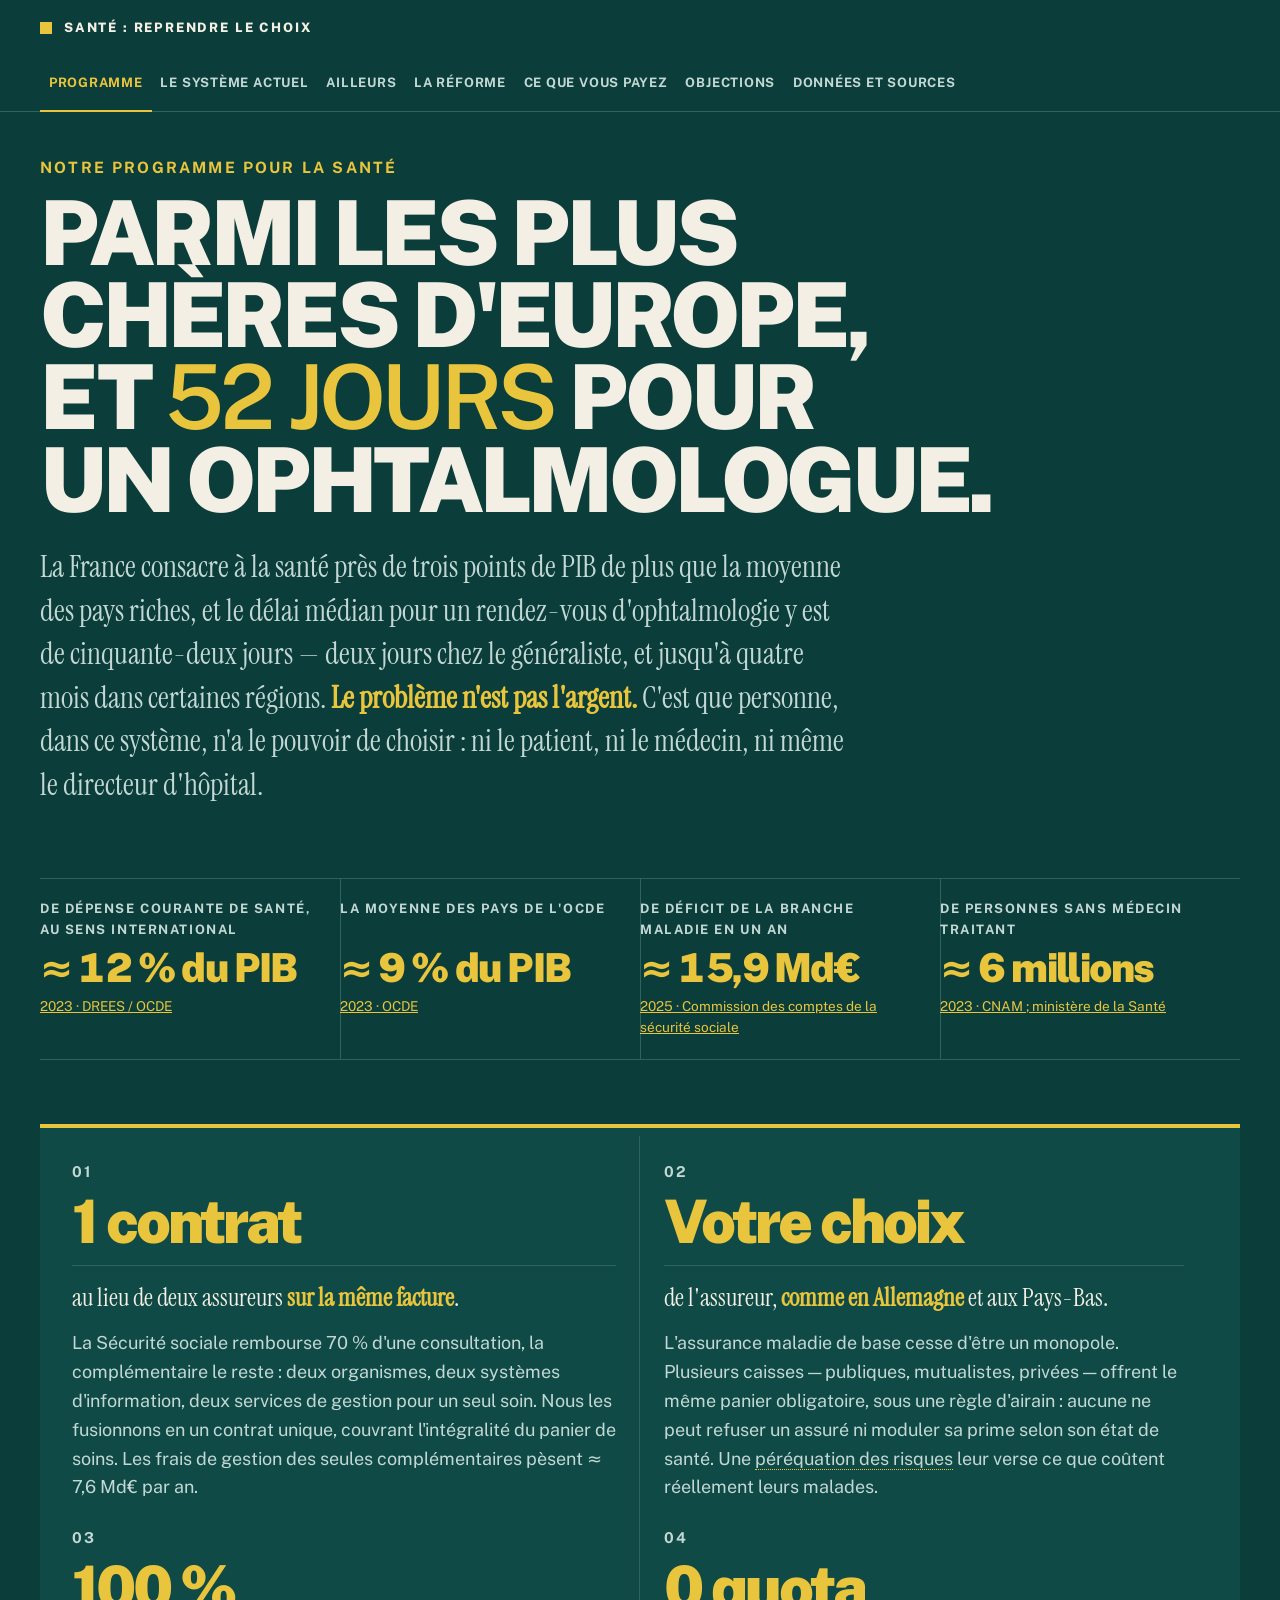
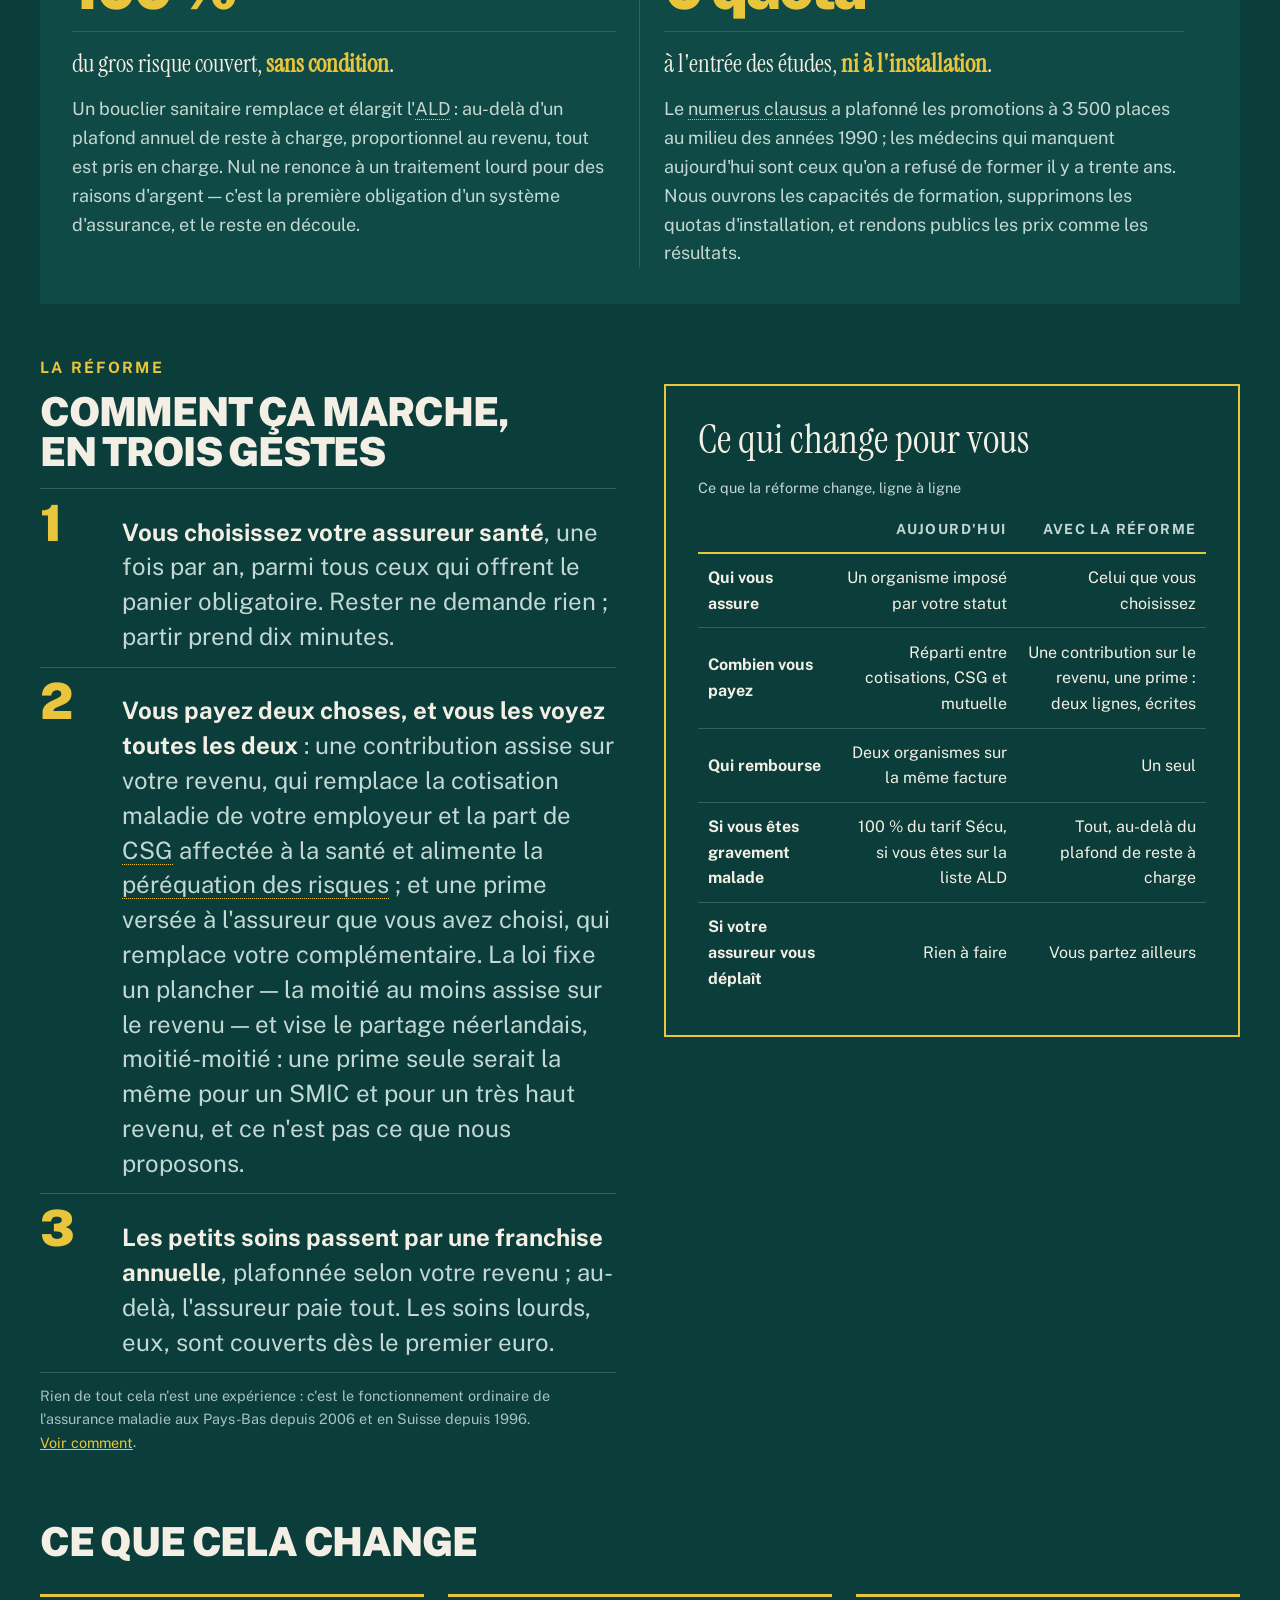
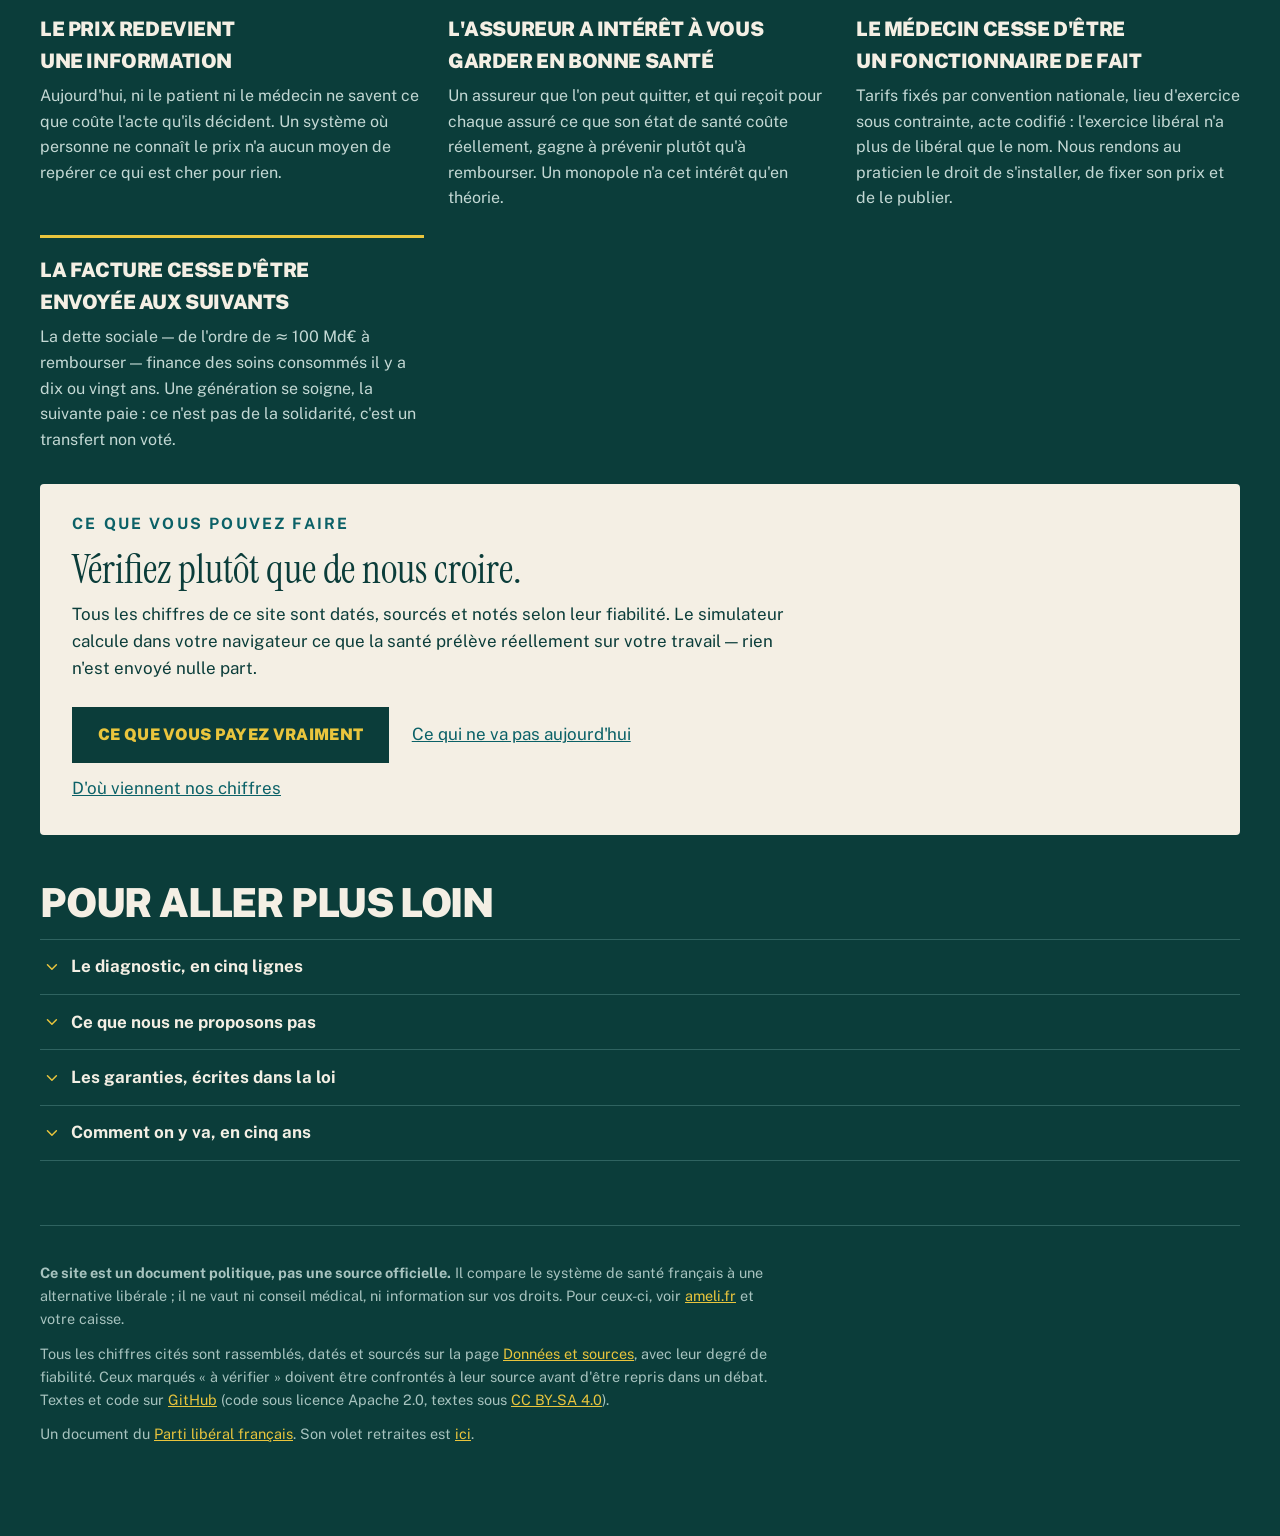
<file: index.html>
<!doctype html>
<html lang="fr">
<head>
<meta charset="utf-8">
<meta name="viewport" content="width=device-width, initial-scale=1">
<!-- La couleur du bandeau de tête : sur un téléphone, la barre du navigateur
     la reprend, et la page commence où elle commence. -->
<meta name="theme-color" content="#0b3d3a">
<title>Santé : le programme du Parti libéral français</title>
<meta name="description" content="Le système de santé français coûte trois points de PIB de plus que la moyenne des pays riches et ne trouve plus de médecin pour six millions de personnes. Notre programme : un seul assureur par facture, le choix de sa caisse, le gros risque couvert à 100 %, et plus de médecins.">
<link rel="icon" href="moteur/icone.svg" type="image/svg+xml">
<link rel="apple-touch-icon" href="moteur/icone.svg">
<link rel="stylesheet" href="moteur/style.css">
<!-- Écrit par scripts/construire_site.py depuis src/sante/. Ne pas modifier
     ici : la prochaine construction effacerait la correction. -->
</head>
<body>
<a class="evitement" href="#contenu">Aller au contenu</a>
<header class="bandeau"><div class="interieur">
  <p class="nom"><a href="index.html"><svg class="icone" viewBox="0 0 24 24" fill="none" stroke="currentColor" stroke-width="2" stroke-linecap="round" stroke-linejoin="round" aria-hidden="true" focusable="false"><path d="M22 12h-2.48a2 2 0 0 0-1.93 1.46l-2.35 8.36a.25.25 0 0 1-.48 0L9.24 2.18a.25.25 0 0 0-.48 0l-2.35 8.36A2 2 0 0 1 4.49 12H2" /></svg><span>Santé : reprendre le choix</span></a></p>
  <nav aria-label="Navigation principale"><span class="groupe"><span class="etiquette">Le programme</span><span class="liens"><a href="index.html" aria-current="page">Programme</a></span></span><span class="groupe"><span class="etiquette">Le constat</span><span class="liens"><a href="diagnostic.html">Le système actuel</a><a href="comparaisons.html">Ailleurs</a></span></span><span class="groupe"><span class="etiquette">L&#x27;alternative</span><span class="liens"><a href="reforme.html">La réforme</a><a href="simulateur.html">Ce que vous payez</a><a href="objections.html">Objections</a></span></span><span class="groupe"><span class="etiquette">La confiance</span><span class="liens"><a href="donnees.html">Données et sources</a></span></span></nav>
</div></header>
<main id="contenu" tabindex="-1">

<div class="affiche"><p class="surtitre">Notre programme pour la santé</p><h1>Parmi les plus chères d'Europe, et <strong class="cle-texte">52 jours</strong> pour un ophtalmologue.</h1><p class="chapeau">La France consacre à la santé près de trois points de PIB de plus que la moyenne des pays riches, et le délai médian pour un rendez-vous d'ophtalmologie y est de cinquante-deux jours — deux jours chez le généraliste, et jusqu'à quatre mois dans certaines régions. <strong class="cle-texte">Le problème n'est pas l'argent.</strong> C'est que personne, dans ce système, n'a le pouvoir de choisir : ni le patient, ni le médecin, ni même le directeur d'hôpital.</p></div>

<div class="fiches reperes"><div class="fiche"><div class="valeur">≈ 12 % du PIB</div><div class="etiquette">de dépense courante de santé, au sens international</div><div class="precision"><a href="donnees.html#dcs_pib">2023 · DREES / OCDE</a></div></div><div class="fiche"><div class="valeur">≈ 9 % du PIB</div><div class="etiquette">la moyenne des pays de l&#x27;OCDE</div><div class="precision"><a href="donnees.html#ocde_moyenne">2023 · OCDE</a></div></div><div class="fiche"><div class="valeur">≈ 15,9 Md€</div><div class="etiquette">de déficit de la branche maladie en un an</div><div class="precision"><a href="donnees.html#deficit_maladie">2025 · Commission des comptes de la sécurité sociale</a></div></div><div class="fiche"><div class="valeur">≈ 6 millions</div><div class="etiquette">de personnes sans médecin traitant</div><div class="precision"><a href="donnees.html#sans_medecin">2023 · CNAM ; ministère de la Santé</a></div></div></div>

<section class="engagements" aria-label="Nos engagements"><div class="grille"><div class="engagement"><div class="rang">01</div><div class="chiffre">1 contrat</div><div class="promesse">au lieu de deux assureurs <strong class="cle-texte">sur la même facture</strong>.</div><div class="detail">La Sécurité sociale rembourse 70 % d'une consultation, la complémentaire le reste : deux organismes, deux systèmes d'information, deux services de gestion pour un seul soin. Nous les fusionnons en un contrat unique, couvrant l'intégralité du panier de soins. Les frais de gestion des seules complémentaires pèsent ≈ 7,6 Md€ par an.</div></div><div class="engagement"><div class="rang">02</div><div class="chiffre">Votre choix</div><div class="promesse">de l'assureur, <strong class="cle-texte">comme en Allemagne</strong> et aux Pays-Bas.</div><div class="detail">L'assurance maladie de base cesse d'être un monopole. Plusieurs caisses — publiques, mutualistes, privées — offrent le même panier obligatoire, sous une règle d'airain : aucune ne peut refuser un assuré ni moduler sa prime selon son état de santé. Une <span class="mot"><span class="terme" role="button" tabindex="0" aria-expanded="false">péréquation des risques</span><span class="bulle" role="note" hidden>Le mécanisme qui verse à un assureur ce que coûtent réellement ses assurés malades, à partir de leur âge et de leurs pathologies. Sans lui, un assureur gagne à trier ses clients ; avec lui, il ne gagne qu&#x27;à mieux les soigner.</span></span> leur verse ce que coûtent réellement leurs malades.</div></div><div class="engagement"><div class="rang">03</div><div class="chiffre">100 %</div><div class="promesse">du gros risque couvert, <strong class="cle-texte">sans condition</strong>.</div><div class="detail">Un bouclier sanitaire remplace et élargit l'<span class="mot"><span class="terme" role="button" tabindex="0" aria-expanded="false">ALD</span><span class="bulle" role="note" hidden>Affection de longue durée : une liste de maladies graves — cancer, diabète, insuffisance cardiaque — dont les soins sont remboursés à 100 % du tarif de la Sécurité sociale. Environ un Français sur cinq en relève, et ces patients concentrent les deux tiers de la dépense remboursée.</span></span> : au-delà d'un plafond annuel de reste à charge, proportionnel au revenu, tout est pris en charge. Nul ne renonce à un traitement lourd pour des raisons d'argent — c'est la première obligation d'un système d'assurance, et le reste en découle.</div></div><div class="engagement"><div class="rang">04</div><div class="chiffre">0 quota</div><div class="promesse">à l'entrée des études, <strong class="cle-texte">ni à l'installation</strong>.</div><div class="detail">Le <span class="mot"><span class="terme" role="button" tabindex="0" aria-expanded="false">numerus clausus</span><span class="bulle" role="note" hidden>Le nombre de places ouvertes chaque année en deuxième année de médecine, fixé par l&#x27;État de 1971 à 2020. Il a déterminé, dix ans à l&#x27;avance, le nombre de médecins disponibles aujourd&#x27;hui.</span></span> a plafonné les promotions à 3 500 places au milieu des années 1990 ; les médecins qui manquent aujourd'hui sont ceux qu'on a refusé de former il y a trente ans. Nous ouvrons les capacités de formation, supprimons les quotas d'installation, et rendons publics les prix comme les résultats.</div></div></div></section>

<div class="paire">
  <div>
    <p class="surtitre">La réforme</p>
    <h2 style="margin-top:0">Comment ça marche, en trois gestes</h2>
    <ol class="gestes"><li><span class="rang">1</span><span><strong>Vous choisissez votre assureur santé</strong>, une fois par an, parmi tous ceux qui offrent le panier obligatoire. Rester ne demande rien ; partir prend dix minutes.</span></li><li><span class="rang">2</span><span><strong>Vous payez deux choses, et vous les voyez toutes les deux</strong> : une contribution assise sur votre revenu, qui remplace la cotisation maladie de votre employeur et la part de <span class="mot"><span class="terme" role="button" tabindex="0" aria-expanded="false">CSG</span><span class="bulle" role="note" hidden>Contribution sociale généralisée : un prélèvement de 9,2 % sur les revenus d&#x27;activité, qui finance notamment l&#x27;assurance maladie. Contrairement aux cotisations, elle pèse aussi sur les retraites et les revenus du capital.</span></span> affectée à la santé et alimente la <span class="mot"><span class="terme" role="button" tabindex="0" aria-expanded="false">péréquation des risques</span><span class="bulle" role="note" hidden>Le mécanisme qui verse à un assureur ce que coûtent réellement ses assurés malades, à partir de leur âge et de leurs pathologies. Sans lui, un assureur gagne à trier ses clients ; avec lui, il ne gagne qu&#x27;à mieux les soigner.</span></span> ; et une prime versée à l'assureur que vous avez choisi, qui remplace votre complémentaire. La loi fixe un plancher — la moitié au moins assise sur le revenu — et vise le partage néerlandais, moitié-moitié : une prime seule serait la même pour un SMIC et pour un très haut revenu, et ce n'est pas ce que nous proposons.</span></li><li><span class="rang">3</span><span><strong>Les petits soins passent par une franchise annuelle</strong>, plafonnée selon votre revenu ; au-delà, l'assureur paie tout. Les soins lourds, eux, sont couverts dès le premier euro.</span></li></ol>
    <p class="discret">Rien de tout cela n'est une expérience : c'est le
    fonctionnement ordinaire de l'assurance maladie aux Pays-Bas depuis 2006 et
    en Suisse depuis 1996. <a href="comparaisons.html">Voir comment</a>.</p>
  </div>
  <div class="encadre">
    <h2 class="serif" style="margin-top:0">Ce qui change pour vous</h2>
    <div class="defilant"><table><caption>Ce que la réforme change, ligne à ligne</caption><thead><tr><th scope="col"></th><th scope="col">Aujourd'hui</th><th scope="col">Avec la réforme</th></tr></thead><tbody><tr><th scope="row">Qui vous assure</th><td>Un organisme imposé par votre statut</td><td>Celui que vous choisissez</td></tr><tr><th scope="row">Combien vous payez</th><td>Réparti entre cotisations, CSG et mutuelle</td><td>Une contribution sur le revenu, une prime : deux lignes, écrites</td></tr><tr><th scope="row">Qui rembourse</th><td>Deux organismes sur la même facture</td><td>Un seul</td></tr><tr><th scope="row">Si vous êtes gravement malade</th><td>100 % du tarif Sécu, si vous êtes sur la liste ALD</td><td>Tout, au-delà du plafond de reste à charge</td></tr><tr><th scope="row">Si votre assureur vous déplaît</th><td>Rien à faire</td><td>Vous partez ailleurs</td></tr></tbody></table></div>
  </div>
</div>

<h2>Ce que cela change</h2>
<div class="points"><div class="point"><h3>Le prix redevient une information</h3><p>Aujourd'hui, ni le patient ni le médecin ne savent ce que coûte l'acte qu'ils décident. Un système où personne ne connaît le prix n'a aucun moyen de repérer ce qui est cher pour rien.</p></div><div class="point"><h3>L&#x27;assureur a intérêt à vous garder en bonne santé</h3><p>Un assureur que l'on peut quitter, et qui reçoit pour chaque assuré ce que son état de santé coûte réellement, gagne à prévenir plutôt qu'à rembourser. Un monopole n'a cet intérêt qu'en théorie.</p></div><div class="point"><h3>Le médecin cesse d&#x27;être un fonctionnaire de fait</h3><p>Tarifs fixés par convention nationale, lieu d'exercice sous contrainte, acte codifié : l'exercice libéral n'a plus de libéral que le nom. Nous rendons au praticien le droit de s'installer, de fixer son prix et de le publier.</p></div><div class="point"><h3>La facture cesse d&#x27;être envoyée aux suivants</h3><p>La dette sociale — de l'ordre de ≈ 100 Md€ à rembourser — finance des soins consommés il y a dix ou vingt ans. Une génération se soigne, la suivante paie : ce n'est pas de la solidarité, c'est un transfert non voté.</p></div></div>

<div class="creme">
<p class="surtitre">Ce que vous pouvez faire</p>
<h2 class="serif" style="margin:0">Vérifiez plutôt que de nous croire.</h2>
<p>Tous les chiffres de ce site sont datés, sourcés et notés selon leur fiabilité. Le simulateur calcule dans votre navigateur ce que la santé prélève réellement sur votre travail — rien n'est envoyé nulle part.</p>
<p class="actions"><a class="bouton" href="simulateur.html">Ce que vous payez vraiment</a><a href="diagnostic.html">Ce qui ne va pas aujourd&#x27;hui</a><a href="donnees.html">D&#x27;où viennent nos chiffres</a></p>
</div>

<h2>Pour aller plus loin</h2>

<details class="section" id="diagnostic-court"><summary><svg class="icone" viewBox="0 0 24 24" fill="none" stroke="currentColor" stroke-width="2" stroke-linecap="round" stroke-linejoin="round" aria-hidden="true" focusable="false"><path d="m6 9 6 6 6-6" /></svg><span>Le diagnostic, en cinq lignes</span></summary><div class="dedans">
<ul class="serree">
  <li>La France dépense ≈ 12 % du PIB pour sa santé, contre ≈ 9 % du PIB
  en moyenne dans l'OCDE.</li>
  <li>La branche maladie est en déficit d'environ ≈ 15,9 Md€ par
  an, sans qu'aucune loi n'ait prévu son retour à l'équilibre.</li>
  <li>Environ ≈ 6 millions de personnes n'ont pas de médecin traitant,
  et près d'un Français sur trois vit dans une zone sous-dense.</li>
  <li>Le reste à charge des ménages est le plus faible de l'OCDE
  (≈ 7,5 %) : le rationnement ne passe pas par l'argent, il passe
  par l'attente.</li>
  <li>Deux assureurs interviennent sur la même facture, et le second coûte à
  lui seul ≈ 7,6 Md€ de frais de gestion par an.</li>
</ul>
<p class="actions"><a href="diagnostic.html">Le diagnostic complet</a></p></div></details>
<details class="section" id="non-propose"><summary><svg class="icone" viewBox="0 0 24 24" fill="none" stroke="currentColor" stroke-width="2" stroke-linecap="round" stroke-linejoin="round" aria-hidden="true" focusable="false"><path d="m6 9 6 6 6-6" /></svg><span>Ce que nous ne proposons pas</span></summary><div class="dedans">
<p>Une proposition libérale sur la santé est immédiatement traduite par ses
adversaires en « système américain ». Disons donc en toutes lettres ce que ce
programme ne contient pas.</p>
<ul class="serree">
  <li><strong>Pas de fin de l'obligation d'assurance.</strong> S'assurer reste
  obligatoire, et l'assureur reste obligé d'accepter tout le monde au même
  prix. Un marché de l'assurance santé sans ces deux règles trie les malades :
  c'est le défaut américain, et il est évitable.</li>
  <li><strong>Pas de reste à charge sur le gros risque.</strong> Le bouclier
  sanitaire couvre intégralement ce qui dépasse un plafond proportionnel au
  revenu. Aucune maladie grave ne doit coûter un patrimoine.</li>
  <li><strong>Pas de privatisation des hôpitaux publics.</strong> Nous leur
  donnons l'autonomie de gestion qu'ont les hôpitaux allemands ou suisses —
  recruter, investir, s'organiser — et non un actionnaire.</li>
  <li><strong>Pas de baisse du niveau de couverture.</strong> Le panier de
  soins obligatoire est défini par la loi, et ce programme ne propose pas de le
  réduire. Il propose de le payer autrement.</li>
</ul>
<p class="discret">Ce qui reste, après ces quatre exclusions, est exactement ce
que pratiquent les Pays-Bas, l'Allemagne et la Suisse — trois pays qui couvrent
toute leur population et n'ont jamais connu le débat français sur l'accès aux
soins.</p></div></details>
<details class="section" id="garanties"><summary><svg class="icone" viewBox="0 0 24 24" fill="none" stroke="currentColor" stroke-width="2" stroke-linecap="round" stroke-linejoin="round" aria-hidden="true" focusable="false"><path d="m6 9 6 6 6-6" /></svg><span>Les garanties, écrites dans la loi</span></summary><div class="dedans">
<p>Une réforme de l'assurance maladie ne vaut que par ce qu'elle interdit à
ceux qui l'appliqueront. Sept règles, dans la loi et non dans un décret :</p>
<ol class="gestes">
  <li><span class="rang">1</span><span><strong>Obligation d'accepter.</strong>
  Aucun assureur ne peut refuser une demande d'affiliation au panier
  obligatoire, quel que soit l'état de santé du demandeur.</span></li>
  <li><span class="rang">2</span><span><strong>Prime unique.</strong> À l'intérieur
  d'un même contrat de base, la prime ne dépend ni de l'état de santé, ni du
  sexe, ni des antécédents.</span></li>
  <li><span class="rang">3</span><span><strong>Péréquation obligatoire.</strong>
  Un fonds public verse à chaque assureur ce que coûtent ses assurés selon
  leur âge et leurs pathologies, de sorte qu'assurer un malade ne soit jamais
  une mauvaise affaire.</span></li>
  <li><span class="rang">4</span><span><strong>Bouclier sanitaire.</strong>
  Le reste à charge annuel est plafonné en part du revenu ; au-delà, la prise
  en charge est intégrale et automatique.</span></li>
  <li><span class="rang">5</span><span><strong>Aide au paiement.</strong> Une
  allocation santé prend en charge tout ou partie de la prime des ménages
  modestes, comme le fait la Suisse pour un quart de sa population.</span></li>
  <li><span class="rang">6</span><span><strong>Moitié-moitié.</strong> La
  moitié au moins du financement reste assise sur le revenu. La prime versée à
  l'assureur ne peut pas porter l'autre moitié à elle seule : c'est la règle
  néerlandaise, et elle est ce qui sépare une assurance solidaire d'une
  capitation.</span></li>
  <li><span class="rang">7</span><span><strong>Aucune prime avant 18
  ans.</strong> Les mineurs sont assurés sans prime, l'État versant la leur au
  fonds de péréquation. Une famille ne paie pas autant de primes qu'elle
  compte de têtes.</span></li>
</ol></div></details>
<details class="section" id="transition"><summary><svg class="icone" viewBox="0 0 24 24" fill="none" stroke="currentColor" stroke-width="2" stroke-linecap="round" stroke-linejoin="round" aria-hidden="true" focusable="false"><path d="m6 9 6 6 6-6" /></svg><span>Comment on y va, en cinq ans</span></summary><div class="dedans">
<p>Aucun système de santé ne change du jour au lendemain, et personne ne doit
se retrouver sans couverture pendant la transition. Le calendrier est donc
lent, et chaque étape est réversible tant que la suivante n'a pas eu lieu.</p>
<ul class="serree">
  <li><strong>Année 1 — la transparence.</strong> Publication obligatoire des
  prix pratiqués, des délais d'attente et des résultats par établissement.
  Elle ne coûte rien, ne demande aucune loi organique, et change déjà les
  comportements.</li>
  <li><strong>Année 2 — le guichet unique.</strong> Fusion du remboursement de
  base et complémentaire : un seul décompte, un seul interlocuteur, un seul
  service de gestion. Les organismes existants deviennent les premiers
  assureurs du nouveau régime.</li>
  <li><strong>Année 3 — le bouclier.</strong> Le plafond de reste à charge
  proportionnel au revenu remplace le régime ALD, qu'il englobe. C'est l'étape
  la plus délicate du calendrier, et il faut la nommer : un patient en ALD est
  aujourd'hui remboursé à 100 % du tarif pour les soins liés à son affection,
  là où un bouclier fait payer jusqu'à son plafond. Le calibrage de ce plafond
  pour les affections longues est donc une condition de la réforme, écrite
  dans la loi et non dans un décret : aucun malade chronique ne doit sortir
  perdant de l'échange.</li>
  <li><strong>Année 4 — le choix.</strong> Ouverture effective de la
  concurrence : chacun peut changer d'assureur au 1ᵉʳ janvier. La
  péréquation des risques est en service depuis un an, à blanc.</li>
  <li><strong>Année 5 — l'offre.</strong> Liberté d'installation, ouverture
  des capacités de formation, autonomie de gestion des hôpitaux publics.
  C'est la mesure la plus lente à produire ses effets : elle doit donc être
  votée la première, même si elle s'applique la dernière.</li>
</ul></div></details>

</main>
<footer>
  <p><strong>Ce site est un document politique, pas une source officielle.</strong>
  Il compare le système de santé français à une alternative libérale ; il ne
  vaut ni conseil médical, ni information sur vos droits. Pour ceux-ci, voir
  <a href="https://www.ameli.fr/">ameli.fr</a> et votre caisse.</p>
  <p>Tous les chiffres cités sont rassemblés, datés et sourcés sur la page
  <a href="donnees.html">Données et sources</a>, avec leur degré de fiabilité.
  Ceux marqués « à vérifier » doivent être confrontés à leur source avant
  d'être repris dans un débat. Textes et code sur
  <a href="https://github.com/g-pliberal/sante">GitHub</a> (code sous licence Apache 2.0, textes sous
  <a href="https://creativecommons.org/licenses/by-sa/4.0/deed.fr">CC BY-SA 4.0</a>).</p>
  <p class="retour-site">Un document du
  <a href="https://partiliberalfrancais.fr/" target="_top">Parti libéral français</a>. Son volet
  retraites est <a href="https://github.com/g-pliberal/retraitecomptenotionelle">ici</a>.</p>
</footer>
<script type="module" src="moteur/js/site.js"></script>
</body>
</html>
</file>
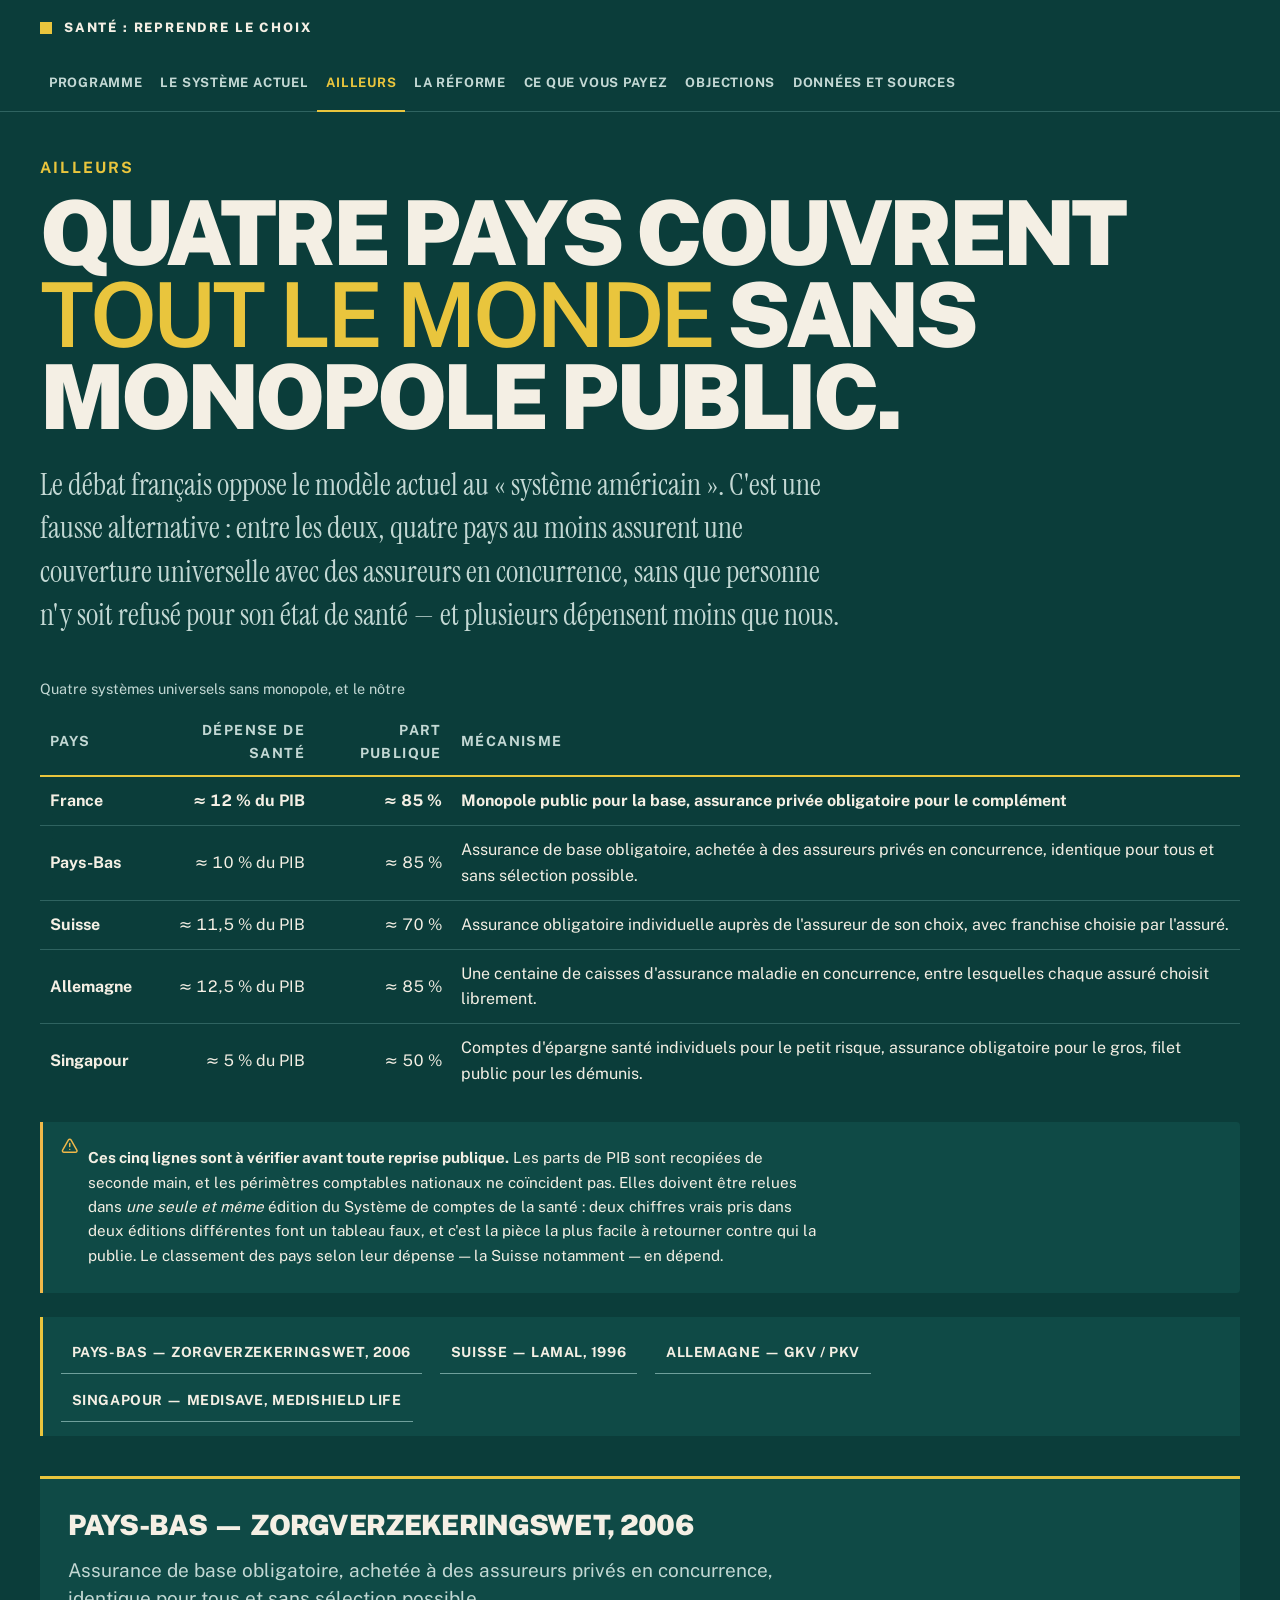
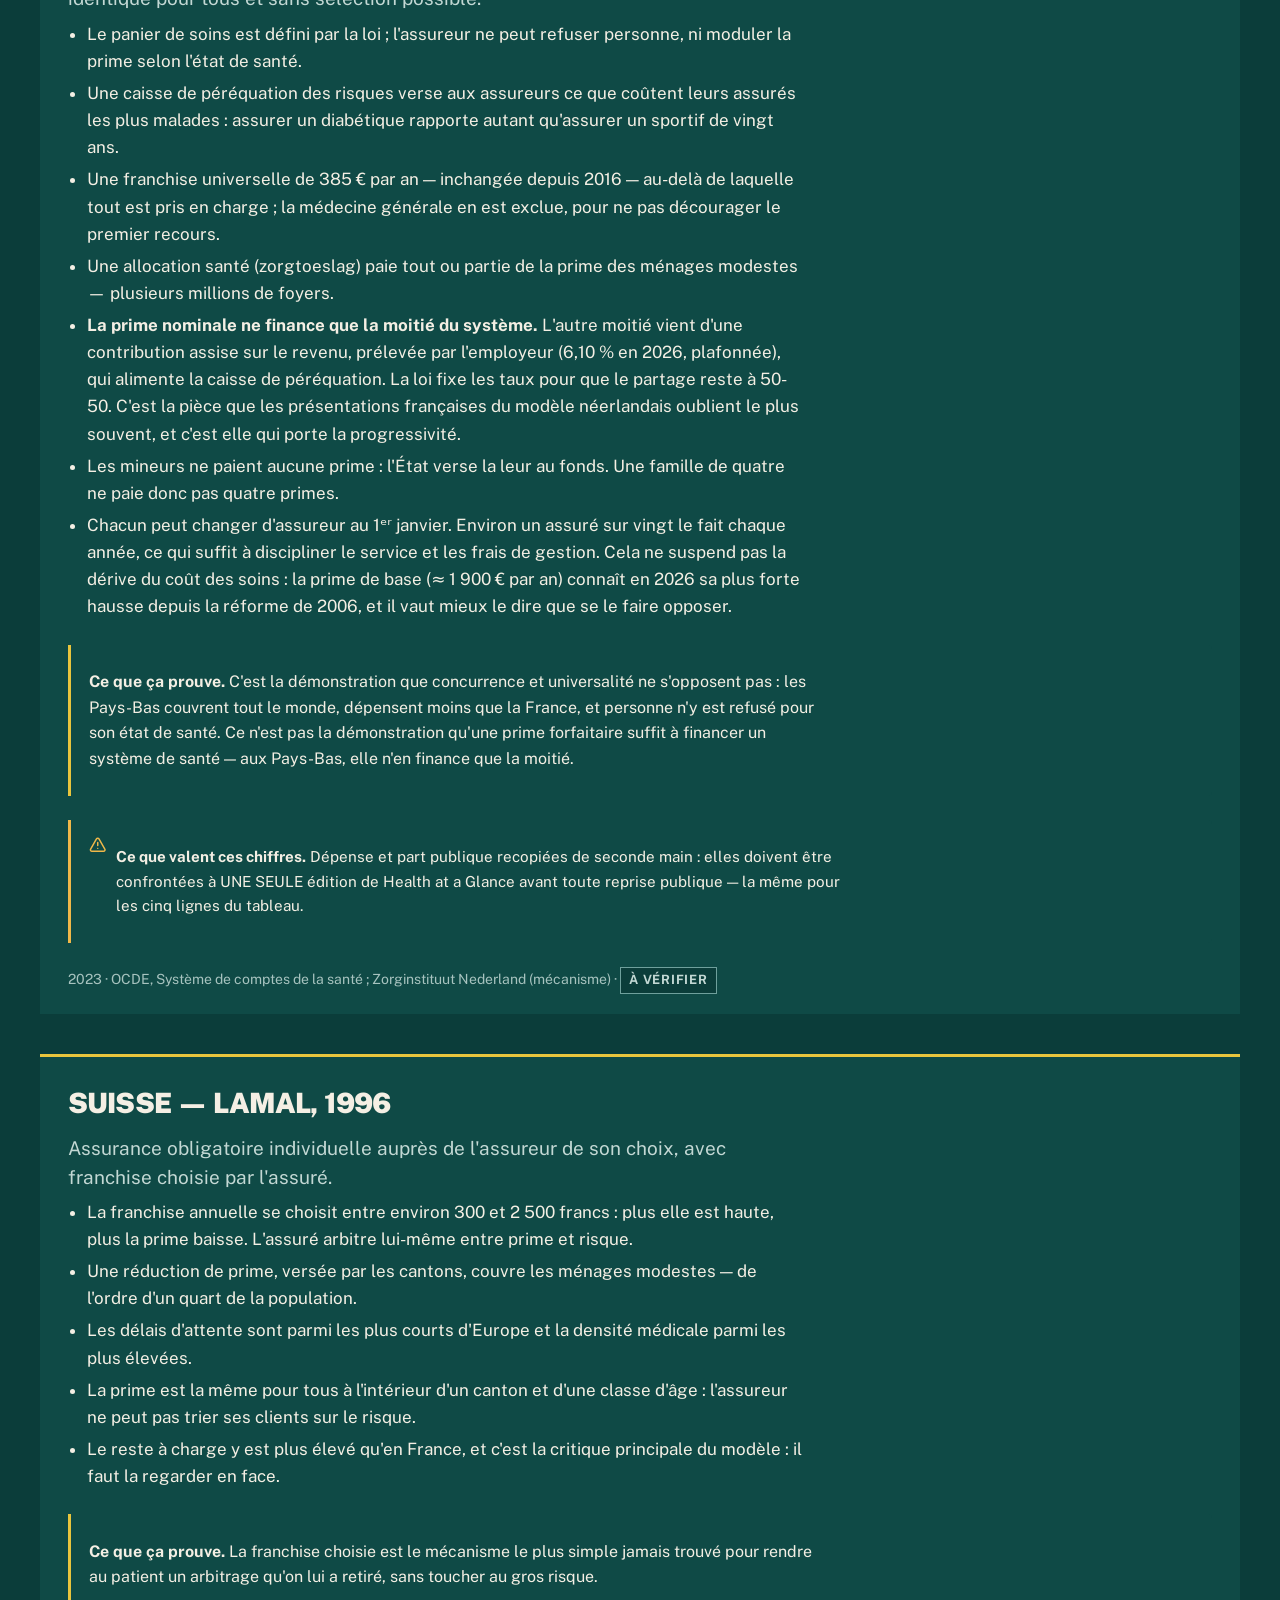
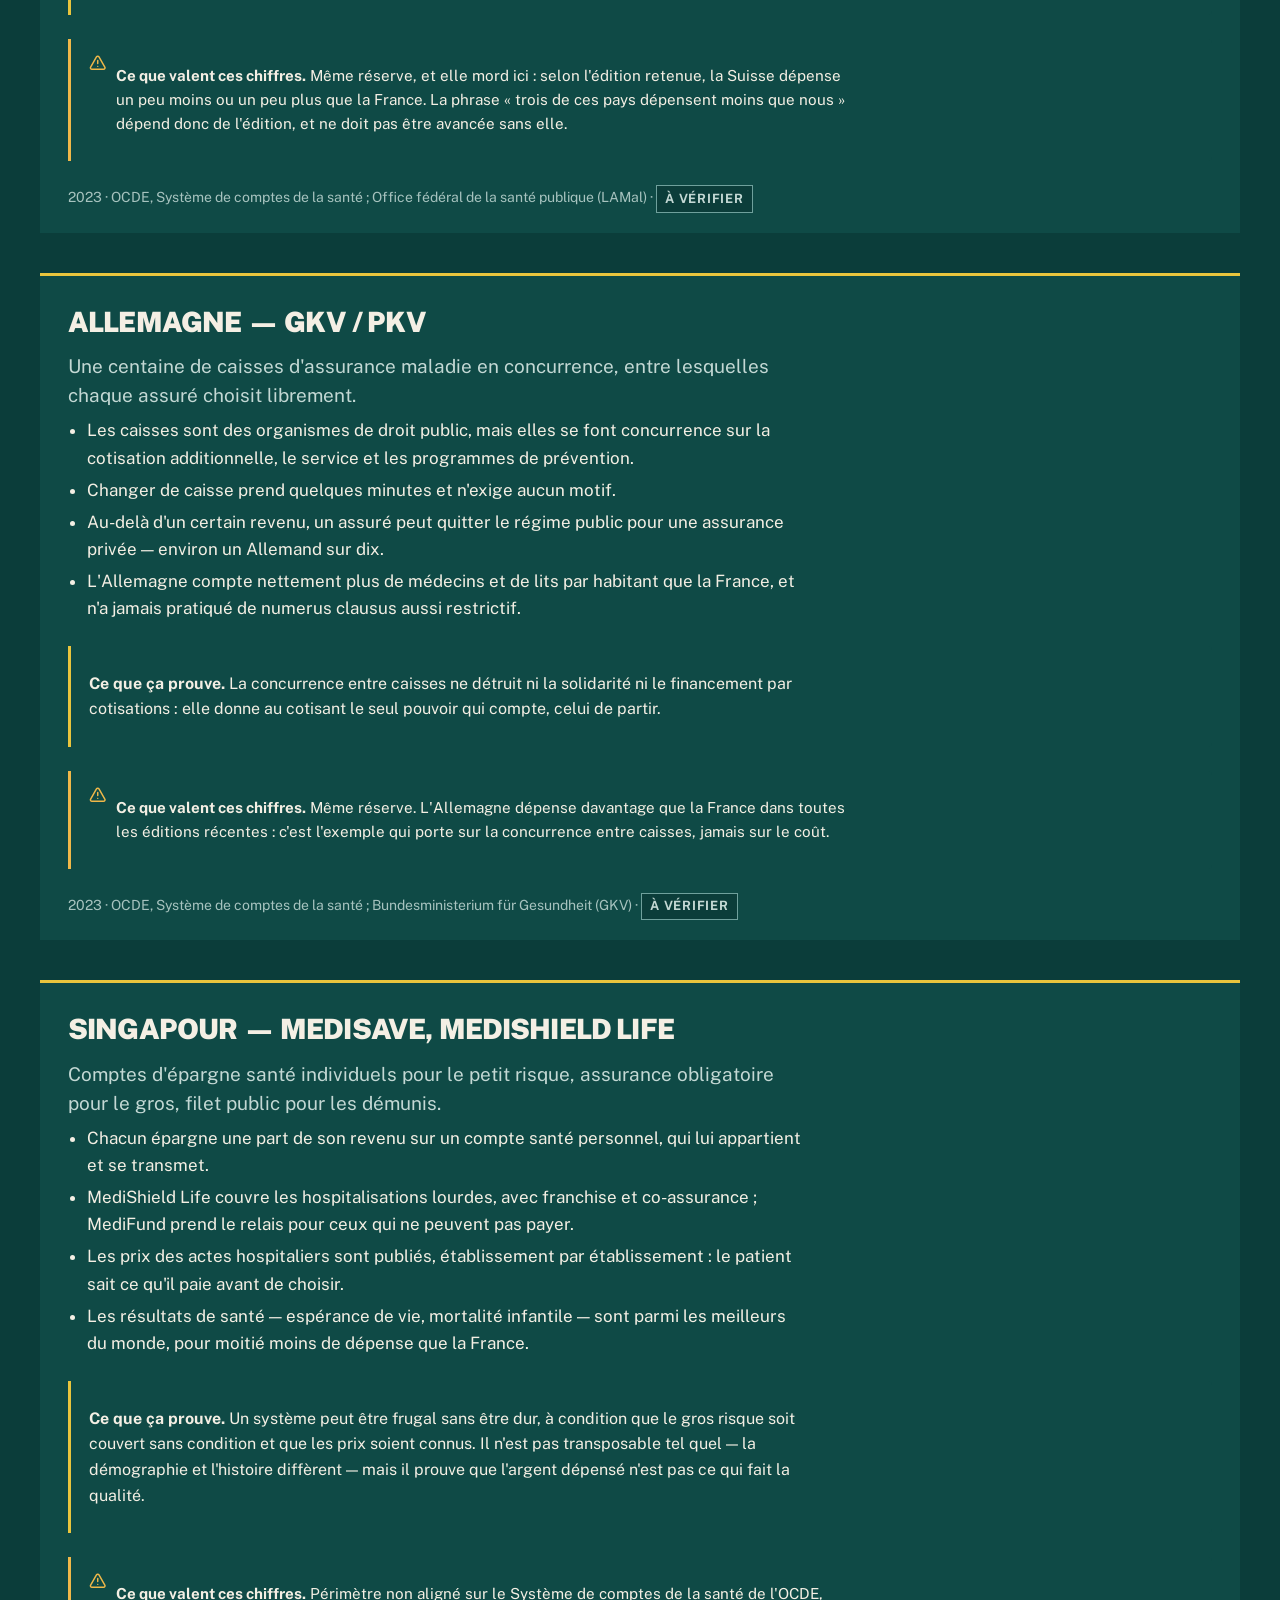
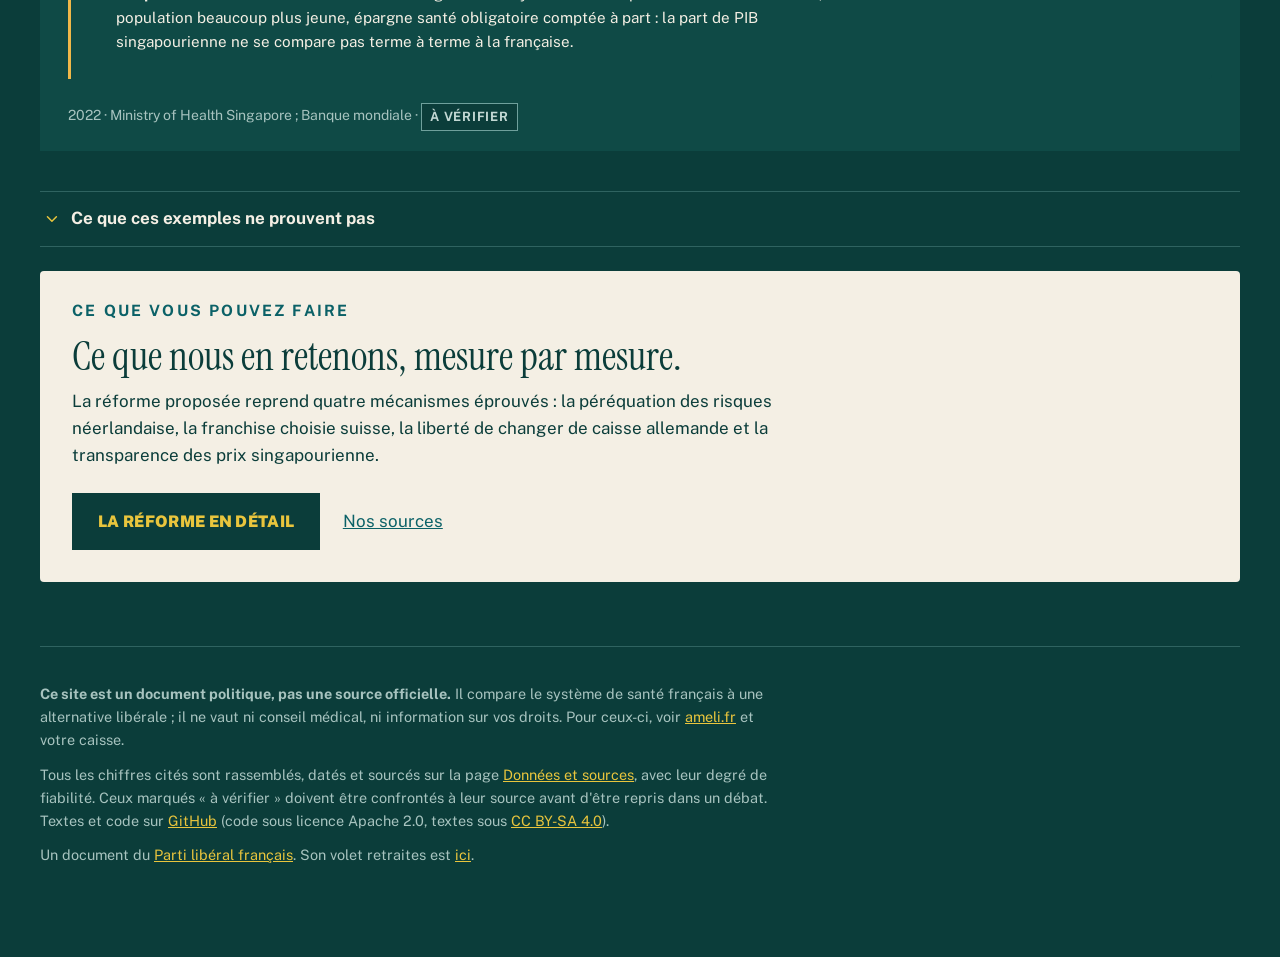
<file: comparaisons.html>
<!doctype html>
<html lang="fr">
<head>
<meta charset="utf-8">
<meta name="viewport" content="width=device-width, initial-scale=1">
<!-- La couleur du bandeau de tête : sur un téléphone, la barre du navigateur
     la reprend, et la page commence où elle commence. -->
<meta name="theme-color" content="#0b3d3a">
<title>Ailleurs : quatre systèmes universels sans monopole</title>
<meta name="description" content="Pays-Bas, Suisse, Allemagne, Singapour : quatre pays couvrent toute leur population avec des assureurs en concurrence, sans que personne y soit refusé pour son état de santé.">
<link rel="icon" href="moteur/icone.svg" type="image/svg+xml">
<link rel="apple-touch-icon" href="moteur/icone.svg">
<link rel="stylesheet" href="moteur/style.css">
<!-- Écrit par scripts/construire_site.py depuis src/sante/. Ne pas modifier
     ici : la prochaine construction effacerait la correction. -->
</head>
<body>
<a class="evitement" href="#contenu">Aller au contenu</a>
<header class="bandeau"><div class="interieur">
  <p class="nom"><a href="index.html"><svg class="icone" viewBox="0 0 24 24" fill="none" stroke="currentColor" stroke-width="2" stroke-linecap="round" stroke-linejoin="round" aria-hidden="true" focusable="false"><path d="M22 12h-2.48a2 2 0 0 0-1.93 1.46l-2.35 8.36a.25.25 0 0 1-.48 0L9.24 2.18a.25.25 0 0 0-.48 0l-2.35 8.36A2 2 0 0 1 4.49 12H2" /></svg><span>Santé : reprendre le choix</span></a></p>
  <nav aria-label="Navigation principale"><span class="groupe"><span class="etiquette">Le programme</span><span class="liens"><a href="index.html">Programme</a></span></span><span class="groupe"><span class="etiquette">Le constat</span><span class="liens"><a href="diagnostic.html">Le système actuel</a><a href="comparaisons.html" aria-current="page">Ailleurs</a></span></span><span class="groupe"><span class="etiquette">L&#x27;alternative</span><span class="liens"><a href="reforme.html">La réforme</a><a href="simulateur.html">Ce que vous payez</a><a href="objections.html">Objections</a></span></span><span class="groupe"><span class="etiquette">La confiance</span><span class="liens"><a href="donnees.html">Données et sources</a></span></span></nav>
</div></header>
<main id="contenu" tabindex="-1">

<div class="affiche"><p class="surtitre">Ailleurs</p><h1>Quatre pays couvrent <strong class="cle-texte">tout le monde</strong> sans monopole public.</h1><p class="chapeau">Le débat français oppose le modèle actuel au « système américain ». C'est une fausse alternative : entre les deux, quatre pays au moins assurent une couverture universelle avec des assureurs en concurrence, sans que personne n'y soit refusé pour son état de santé — et plusieurs dépensent moins que nous.</p></div>

<div class="defilant"><table><caption>Quatre systèmes universels sans monopole, et le nôtre</caption><thead><tr><th scope="col">Pays</th><th scope="col" class="nombre">Dépense de santé</th><th scope="col" class="nombre">Part publique</th><th scope="col" class="long texte">Mécanisme</th></tr></thead><tbody><tr><th scope="row"><strong>France</strong></th><td class="nombre"><strong>≈ 12 % du PIB</strong></td><td class="nombre"><strong>≈ 85 %</strong></td><td class="long texte"><strong>Monopole public pour la base, assurance privée obligatoire pour le complément</strong></td></tr><tr><th scope="row">Pays-Bas</th><td class="nombre">≈ 10 % du PIB</td><td class="nombre">≈ 85 %</td><td class="long texte">Assurance de base obligatoire, achetée à des assureurs privés en concurrence, identique pour tous et sans sélection possible.</td></tr><tr><th scope="row">Suisse</th><td class="nombre">≈ 11,5 % du PIB</td><td class="nombre">≈ 70 %</td><td class="long texte">Assurance obligatoire individuelle auprès de l'assureur de son choix, avec franchise choisie par l'assuré.</td></tr><tr><th scope="row">Allemagne</th><td class="nombre">≈ 12,5 % du PIB</td><td class="nombre">≈ 85 %</td><td class="long texte">Une centaine de caisses d'assurance maladie en concurrence, entre lesquelles chaque assuré choisit librement.</td></tr><tr><th scope="row">Singapour</th><td class="nombre">≈ 5 % du PIB</td><td class="nombre">≈ 50 %</td><td class="long texte">Comptes d'épargne santé individuels pour le petit risque, assurance obligatoire pour le gros, filet public pour les démunis.</td></tr></tbody></table></div>

<div class="note avertissement"><svg class="icone" viewBox="0 0 24 24" fill="none" stroke="currentColor" stroke-width="2" stroke-linecap="round" stroke-linejoin="round" role="img"><title>Attention</title><path d="m21.73 18-8-14a2 2 0 0 0-3.48 0l-8 14A2 2 0 0 0 4 21h16a2 2 0 0 0 1.73-3" /><path d="M12 9v4" /><path d="M12 17h.01" /></svg><div><p><strong>Ces cinq lignes sont à vérifier avant toute reprise publique.</strong> Les parts de PIB sont recopiées de seconde main, et les périmètres comptables nationaux ne coïncident pas. Elles doivent être relues dans <em>une seule et même</em> édition du Système de comptes de la santé : deux chiffres vrais pris dans deux éditions différentes font un tableau faux, et c'est la pièce la plus facile à retourner contre qui la publie. Le classement des pays selon leur dépense — la Suisse notamment — en dépend.</p></div></div>

<nav class="plan" aria-label="Les quatre systèmes"><p class="etiquette">Les quatre systèmes</p><ol><li><a href="#paysbas" data-vers="paysbas">Pays-Bas — Zorgverzekeringswet, 2006</a></li><li><a href="#suisse" data-vers="suisse">Suisse — LAMal, 1996</a></li><li><a href="#allemagne" data-vers="allemagne">Allemagne — GKV / PKV</a></li><li><a href="#singapour" data-vers="singapour">Singapour — MediSave, MediShield Life</a></li></ol></nav>

<section class="cle" id="paysbas" tabindex="-1"><h3>Pays-Bas — Zorgverzekeringswet, 2006</h3><p class="reponse">Assurance de base obligatoire, achetée à des assureurs privés en concurrence, identique pour tous et sans sélection possible.</p><ul class="serree"><li>Le panier de soins est défini par la loi ; l'assureur ne peut refuser personne, ni moduler la prime selon l'état de santé.</li><li>Une caisse de péréquation des risques verse aux assureurs ce que coûtent leurs assurés les plus malades : assurer un diabétique rapporte autant qu'assurer un sportif de vingt ans.</li><li>Une franchise universelle de 385 € par an — inchangée depuis 2016 — au-delà de laquelle tout est pris en charge ; la médecine générale en est exclue, pour ne pas décourager le premier recours.</li><li>Une allocation santé (zorgtoeslag) paie tout ou partie de la prime des ménages modestes — plusieurs millions de foyers.</li><li><strong>La prime nominale ne finance que la moitié du système.</strong> L'autre moitié vient d'une contribution assise sur le revenu, prélevée par l'employeur (6,10 % en 2026, plafonnée), qui alimente la caisse de péréquation. La loi fixe les taux pour que le partage reste à 50-50. C'est la pièce que les présentations françaises du modèle néerlandais oublient le plus souvent, et c'est elle qui porte la progressivité.</li><li>Les mineurs ne paient aucune prime : l'État verse la leur au fonds. Une famille de quatre ne paie donc pas quatre primes.</li><li>Chacun peut changer d'assureur au 1ᵉʳ janvier. Environ un assuré sur vingt le fait chaque année, ce qui suffit à discipliner le service et les frais de gestion. Cela ne suspend pas la dérive du coût des soins : la prime de base (≈ 1 900 € par an) connaît en 2026 sa plus forte hausse depuis la réforme de 2006, et il vaut mieux le dire que se le faire opposer.</li></ul><div class="note resume"><div><p><strong>Ce que ça prouve.</strong> C'est la démonstration que concurrence et universalité ne s'opposent pas : les Pays-Bas couvrent tout le monde, dépensent moins que la France, et personne n'y est refusé pour son état de santé. Ce n'est pas la démonstration qu'une prime forfaitaire suffit à financer un système de santé — aux Pays-Bas, elle n'en finance que la moitié.</p></div></div><div class="note avertissement"><svg class="icone" viewBox="0 0 24 24" fill="none" stroke="currentColor" stroke-width="2" stroke-linecap="round" stroke-linejoin="round" role="img"><title>Attention</title><path d="m21.73 18-8-14a2 2 0 0 0-3.48 0l-8 14A2 2 0 0 0 4 21h16a2 2 0 0 0 1.73-3" /><path d="M12 9v4" /><path d="M12 17h.01" /></svg><div><p><strong>Ce que valent ces chiffres.</strong> Dépense et part publique recopiées de seconde main : elles doivent être confrontées à UNE SEULE édition de Health at a Glance avant toute reprise publique — la même pour les cinq lignes du tableau.</p></div></div><p class="source">2023 · OCDE, Système de comptes de la santé ; Zorginstituut Nederland (mécanisme) · <span class="etiquette-fiabilite" title="De seconde main : à confronter à la source avant toute citation.">À vérifier</span></p></section><section class="cle" id="suisse" tabindex="-1"><h3>Suisse — LAMal, 1996</h3><p class="reponse">Assurance obligatoire individuelle auprès de l'assureur de son choix, avec franchise choisie par l'assuré.</p><ul class="serree"><li>La franchise annuelle se choisit entre environ 300 et 2 500 francs : plus elle est haute, plus la prime baisse. L'assuré arbitre lui-même entre prime et risque.</li><li>Une réduction de prime, versée par les cantons, couvre les ménages modestes — de l'ordre d'un quart de la population.</li><li>Les délais d'attente sont parmi les plus courts d'Europe et la densité médicale parmi les plus élevées.</li><li>La prime est la même pour tous à l'intérieur d'un canton et d'une classe d'âge : l'assureur ne peut pas trier ses clients sur le risque.</li><li>Le reste à charge y est plus élevé qu'en France, et c'est la critique principale du modèle : il faut la regarder en face.</li></ul><div class="note resume"><div><p><strong>Ce que ça prouve.</strong> La franchise choisie est le mécanisme le plus simple jamais trouvé pour rendre au patient un arbitrage qu'on lui a retiré, sans toucher au gros risque.</p></div></div><div class="note avertissement"><svg class="icone" viewBox="0 0 24 24" fill="none" stroke="currentColor" stroke-width="2" stroke-linecap="round" stroke-linejoin="round" role="img"><title>Attention</title><path d="m21.73 18-8-14a2 2 0 0 0-3.48 0l-8 14A2 2 0 0 0 4 21h16a2 2 0 0 0 1.73-3" /><path d="M12 9v4" /><path d="M12 17h.01" /></svg><div><p><strong>Ce que valent ces chiffres.</strong> Même réserve, et elle mord ici : selon l'édition retenue, la Suisse dépense un peu moins ou un peu plus que la France. La phrase « trois de ces pays dépensent moins que nous » dépend donc de l'édition, et ne doit pas être avancée sans elle.</p></div></div><p class="source">2023 · OCDE, Système de comptes de la santé ; Office fédéral de la santé publique (LAMal) · <span class="etiquette-fiabilite" title="De seconde main : à confronter à la source avant toute citation.">À vérifier</span></p></section><section class="cle" id="allemagne" tabindex="-1"><h3>Allemagne — GKV / PKV</h3><p class="reponse">Une centaine de caisses d'assurance maladie en concurrence, entre lesquelles chaque assuré choisit librement.</p><ul class="serree"><li>Les caisses sont des organismes de droit public, mais elles se font concurrence sur la cotisation additionnelle, le service et les programmes de prévention.</li><li>Changer de caisse prend quelques minutes et n'exige aucun motif.</li><li>Au-delà d'un certain revenu, un assuré peut quitter le régime public pour une assurance privée — environ un Allemand sur dix.</li><li>L'Allemagne compte nettement plus de médecins et de lits par habitant que la France, et n'a jamais pratiqué de numerus clausus aussi restrictif.</li></ul><div class="note resume"><div><p><strong>Ce que ça prouve.</strong> La concurrence entre caisses ne détruit ni la solidarité ni le financement par cotisations : elle donne au cotisant le seul pouvoir qui compte, celui de partir.</p></div></div><div class="note avertissement"><svg class="icone" viewBox="0 0 24 24" fill="none" stroke="currentColor" stroke-width="2" stroke-linecap="round" stroke-linejoin="round" role="img"><title>Attention</title><path d="m21.73 18-8-14a2 2 0 0 0-3.48 0l-8 14A2 2 0 0 0 4 21h16a2 2 0 0 0 1.73-3" /><path d="M12 9v4" /><path d="M12 17h.01" /></svg><div><p><strong>Ce que valent ces chiffres.</strong> Même réserve. L'Allemagne dépense davantage que la France dans toutes les éditions récentes : c'est l'exemple qui porte sur la concurrence entre caisses, jamais sur le coût.</p></div></div><p class="source">2023 · OCDE, Système de comptes de la santé ; Bundesministerium für Gesundheit (GKV) · <span class="etiquette-fiabilite" title="De seconde main : à confronter à la source avant toute citation.">À vérifier</span></p></section><section class="cle" id="singapour" tabindex="-1"><h3>Singapour — MediSave, MediShield Life</h3><p class="reponse">Comptes d'épargne santé individuels pour le petit risque, assurance obligatoire pour le gros, filet public pour les démunis.</p><ul class="serree"><li>Chacun épargne une part de son revenu sur un compte santé personnel, qui lui appartient et se transmet.</li><li>MediShield Life couvre les hospitalisations lourdes, avec franchise et co-assurance ; MediFund prend le relais pour ceux qui ne peuvent pas payer.</li><li>Les prix des actes hospitaliers sont publiés, établissement par établissement : le patient sait ce qu'il paie avant de choisir.</li><li>Les résultats de santé — espérance de vie, mortalité infantile — sont parmi les meilleurs du monde, pour moitié moins de dépense que la France.</li></ul><div class="note resume"><div><p><strong>Ce que ça prouve.</strong> Un système peut être frugal sans être dur, à condition que le gros risque soit couvert sans condition et que les prix soient connus. Il n'est pas transposable tel quel — la démographie et l'histoire diffèrent — mais il prouve que l'argent dépensé n'est pas ce qui fait la qualité.</p></div></div><div class="note avertissement"><svg class="icone" viewBox="0 0 24 24" fill="none" stroke="currentColor" stroke-width="2" stroke-linecap="round" stroke-linejoin="round" role="img"><title>Attention</title><path d="m21.73 18-8-14a2 2 0 0 0-3.48 0l-8 14A2 2 0 0 0 4 21h16a2 2 0 0 0 1.73-3" /><path d="M12 9v4" /><path d="M12 17h.01" /></svg><div><p><strong>Ce que valent ces chiffres.</strong> Périmètre non aligné sur le Système de comptes de la santé de l'OCDE, population beaucoup plus jeune, épargne santé obligatoire comptée à part : la part de PIB singapourienne ne se compare pas terme à terme à la française.</p></div></div><p class="source">2022 · Ministry of Health Singapore ; Banque mondiale · <span class="etiquette-fiabilite" title="De seconde main : à confronter à la source avant toute citation.">À vérifier</span></p></section>

<details class="section" id="limites-comparaison"><summary><svg class="icone" viewBox="0 0 24 24" fill="none" stroke="currentColor" stroke-width="2" stroke-linecap="round" stroke-linejoin="round" aria-hidden="true" focusable="false"><path d="m6 9 6 6 6-6" /></svg><span>Ce que ces exemples ne prouvent pas</span></summary><div class="dedans">
<p>Une comparaison internationale est un argument faible si l'on en tire plus
qu'elle ne contient. Quatre réserves, et elles sont sérieuses :</p>
<ul class="serree">
  <li><strong>Les populations diffèrent.</strong> Singapour est une cité-État
  jeune ; la France est un pays vieillissant de 68,6 millions
  d'habitants. La
  comparaison des dépenses en part de PIB ne corrige pas la structure d'âge.</li>
  <li><strong>Les périmètres comptables diffèrent.</strong> Ce qui est compté
  comme dépense de santé — soins de longue durée, dépendance, indemnités
  journalières — varie d'un pays à l'autre, malgré les efforts
  d'harmonisation de l'OCDE.</li>
  <li><strong>Aucun de ces pays n'est parfait.</strong> La Suisse laisse un
  reste à charge élevé. Les Pays-Bas ont connu une hausse des primes et un
  débat sur la concentration des assureurs. L'Allemagne peine à contenir sa
  dépense, la plus élevée d'Europe.</li>
  <li><strong>Une réforme ne se transplante pas.</strong> Ce qu'on peut
  reprendre d'un système étranger, ce sont des mécanismes — la péréquation des
  risques, la franchise choisie, la liberté de changer d'assureur — et non son
  organisation entière.</li>
</ul>
<p class="discret">Ce que ces quatre pays établissent, en revanche, est simple
et suffit à l'argument : la concurrence entre assureurs n'entraîne ni
sélection des malades, ni perte de couverture, ni explosion du reste à charge,
dès lors que la loi impose d'accepter tout le monde au même prix et organise
la péréquation des risques.</p></div></details>

<div class="creme">
<p class="surtitre">Ce que vous pouvez faire</p>
<h2 class="serif" style="margin:0">Ce que nous en retenons, mesure par mesure.</h2>
<p>La réforme proposée reprend quatre mécanismes éprouvés : la péréquation des risques néerlandaise, la franchise choisie suisse, la liberté de changer de caisse allemande et la transparence des prix singapourienne.</p>
<p class="actions"><a class="bouton" href="reforme.html">La réforme en détail</a><a href="donnees.html">Nos sources</a></p>
</div>

</main>
<footer>
  <p><strong>Ce site est un document politique, pas une source officielle.</strong>
  Il compare le système de santé français à une alternative libérale ; il ne
  vaut ni conseil médical, ni information sur vos droits. Pour ceux-ci, voir
  <a href="https://www.ameli.fr/">ameli.fr</a> et votre caisse.</p>
  <p>Tous les chiffres cités sont rassemblés, datés et sourcés sur la page
  <a href="donnees.html">Données et sources</a>, avec leur degré de fiabilité.
  Ceux marqués « à vérifier » doivent être confrontés à leur source avant
  d'être repris dans un débat. Textes et code sur
  <a href="https://github.com/g-pliberal/sante">GitHub</a> (code sous licence Apache 2.0, textes sous
  <a href="https://creativecommons.org/licenses/by-sa/4.0/deed.fr">CC BY-SA 4.0</a>).</p>
  <p class="retour-site">Un document du
  <a href="https://partiliberalfrancais.fr/" target="_top">Parti libéral français</a>. Son volet
  retraites est <a href="https://github.com/g-pliberal/retraitecomptenotionelle">ici</a>.</p>
</footer>
<script type="module" src="moteur/js/site.js"></script>
</body>
</html>
</file>
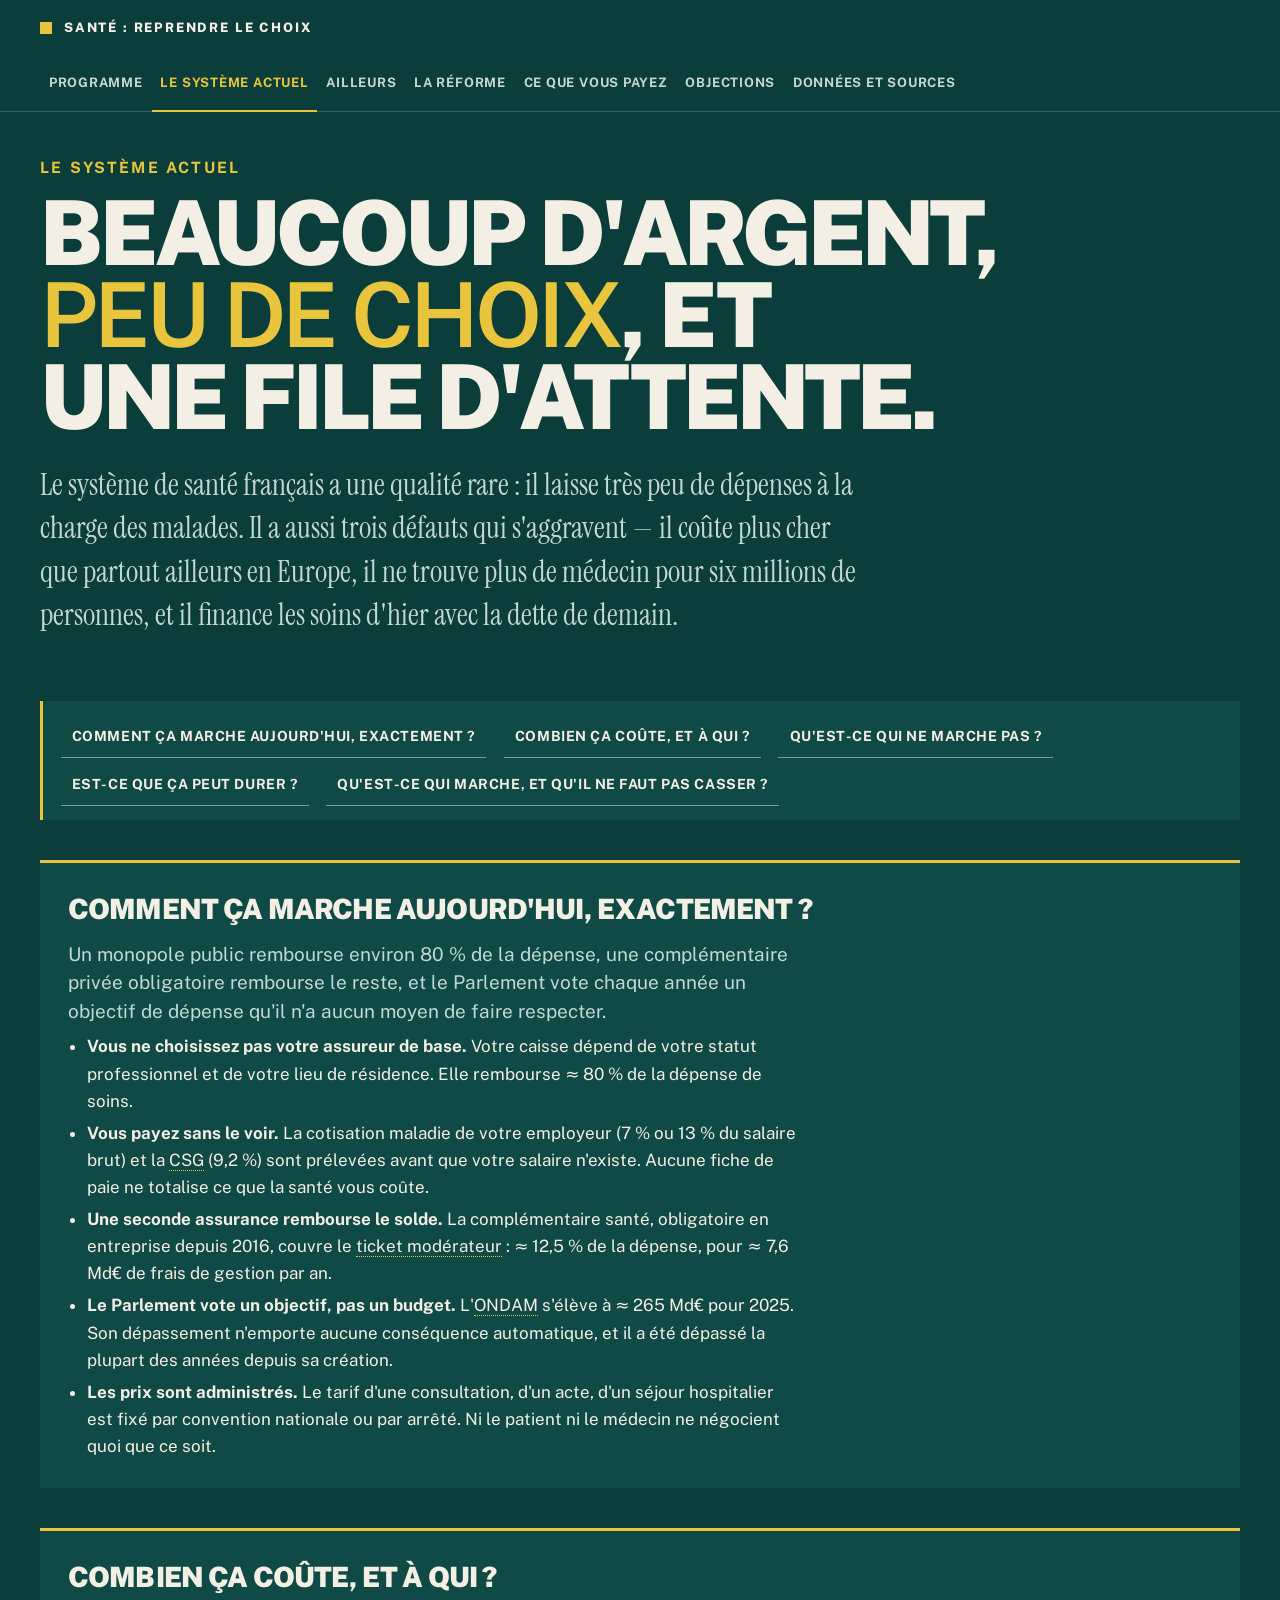
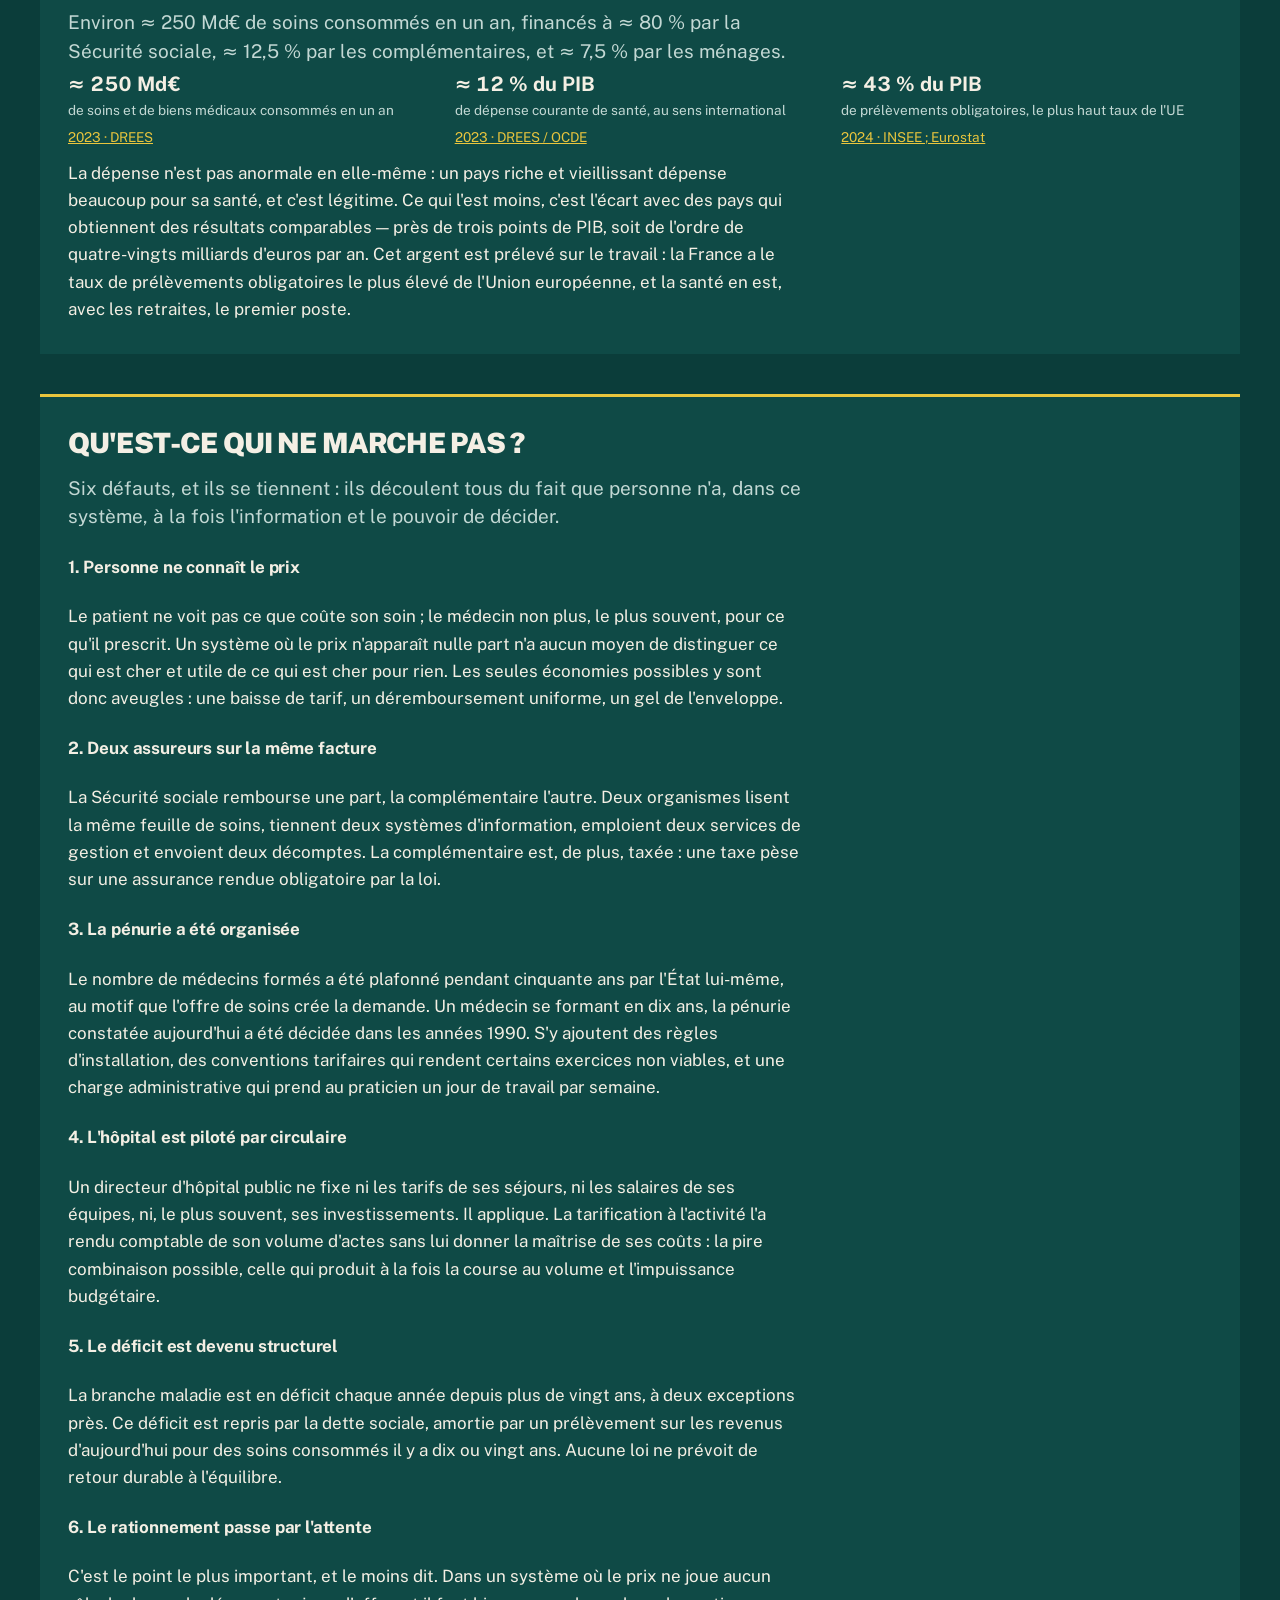
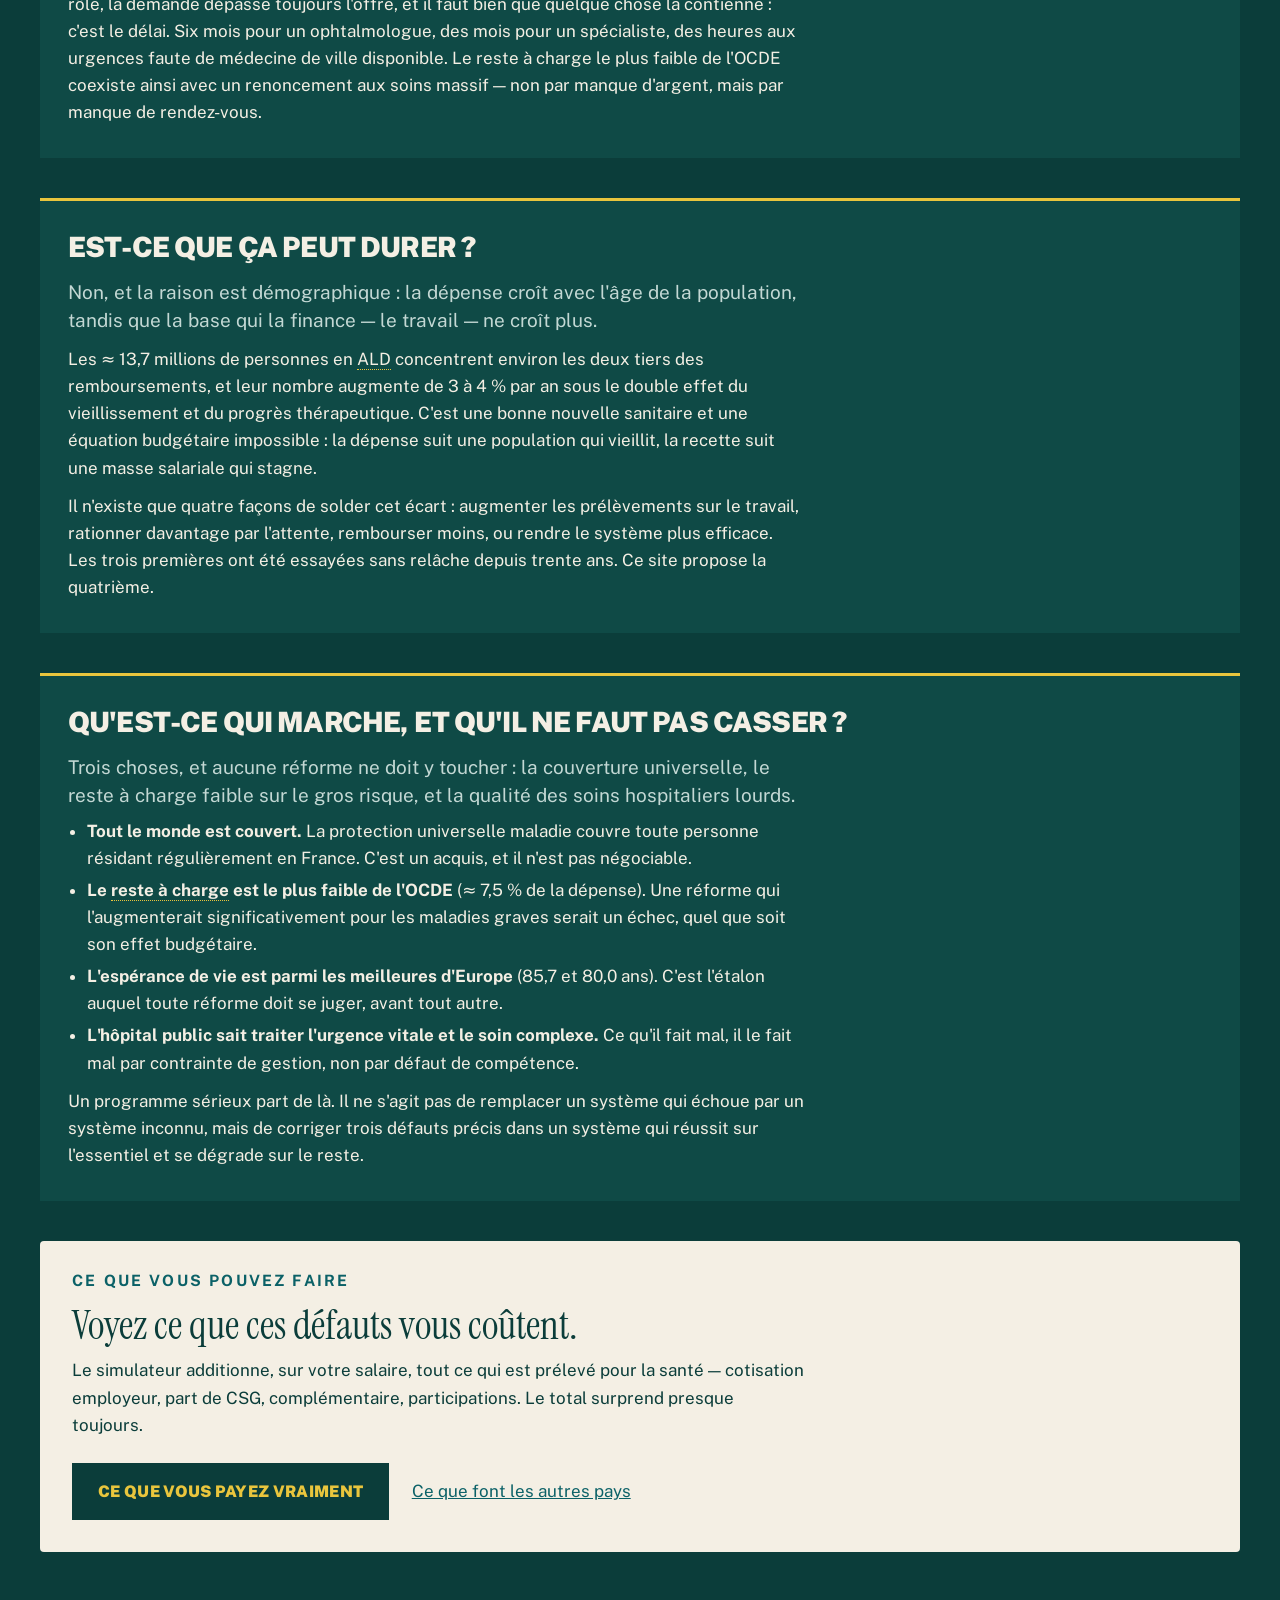
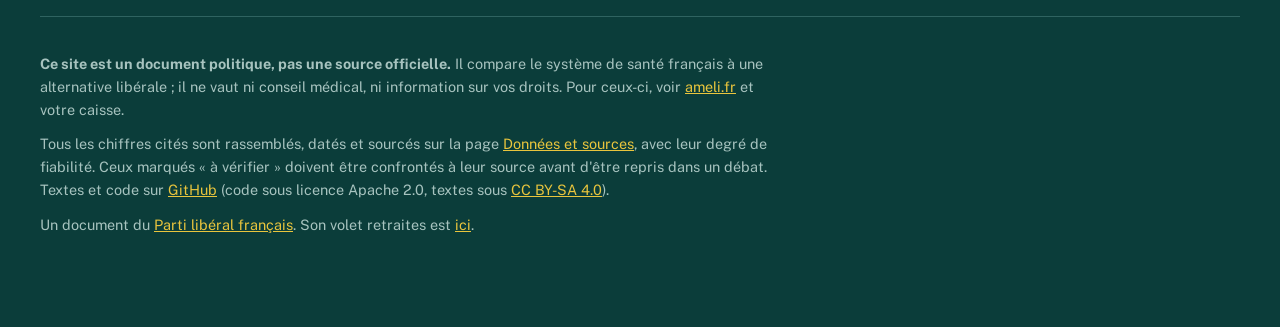
<file: diagnostic.html>
<!doctype html>
<html lang="fr">
<head>
<meta charset="utf-8">
<meta name="viewport" content="width=device-width, initial-scale=1">
<!-- La couleur du bandeau de tête : sur un téléphone, la barre du navigateur
     la reprend, et la page commence où elle commence. -->
<meta name="theme-color" content="#0b3d3a">
<title>Le système de santé actuel — ce qu&#x27;il coûte, ce qui ne marche pas</title>
<meta name="description" content="Comment fonctionne l&#x27;assurance maladie française, ce qu&#x27;elle coûte, et les six défauts qui se tiennent : prix invisibles, doublon de gestion, pénurie organisée, hôpital piloté par circulaire, déficit structurel, rationnement par l&#x27;attente.">
<link rel="icon" href="moteur/icone.svg" type="image/svg+xml">
<link rel="apple-touch-icon" href="moteur/icone.svg">
<link rel="stylesheet" href="moteur/style.css">
<!-- Écrit par scripts/construire_site.py depuis src/sante/. Ne pas modifier
     ici : la prochaine construction effacerait la correction. -->
</head>
<body>
<a class="evitement" href="#contenu">Aller au contenu</a>
<header class="bandeau"><div class="interieur">
  <p class="nom"><a href="index.html"><svg class="icone" viewBox="0 0 24 24" fill="none" stroke="currentColor" stroke-width="2" stroke-linecap="round" stroke-linejoin="round" aria-hidden="true" focusable="false"><path d="M22 12h-2.48a2 2 0 0 0-1.93 1.46l-2.35 8.36a.25.25 0 0 1-.48 0L9.24 2.18a.25.25 0 0 0-.48 0l-2.35 8.36A2 2 0 0 1 4.49 12H2" /></svg><span>Santé : reprendre le choix</span></a></p>
  <nav aria-label="Navigation principale"><span class="groupe"><span class="etiquette">Le programme</span><span class="liens"><a href="index.html">Programme</a></span></span><span class="groupe"><span class="etiquette">Le constat</span><span class="liens"><a href="diagnostic.html" aria-current="page">Le système actuel</a><a href="comparaisons.html">Ailleurs</a></span></span><span class="groupe"><span class="etiquette">L&#x27;alternative</span><span class="liens"><a href="reforme.html">La réforme</a><a href="simulateur.html">Ce que vous payez</a><a href="objections.html">Objections</a></span></span><span class="groupe"><span class="etiquette">La confiance</span><span class="liens"><a href="donnees.html">Données et sources</a></span></span></nav>
</div></header>
<main id="contenu" tabindex="-1">

<div class="affiche"><p class="surtitre">Le système actuel</p><h1>Beaucoup d'argent, <strong class="cle-texte">peu de choix</strong>, et une file d'attente.</h1><p class="chapeau">Le système de santé français a une qualité rare : il laisse très peu de dépenses à la charge des malades. Il a aussi trois défauts qui s'aggravent — il coûte plus cher que partout ailleurs en Europe, il ne trouve plus de médecin pour six millions de personnes, et il finance les soins d'hier avec la dette de demain.</p></div>
<nav class="plan" aria-label="Dans cette page"><p class="etiquette">Dans cette page</p><ol><li><a href="#fonctionnement" data-vers="fonctionnement">Comment ça marche aujourd&#x27;hui, exactement ?</a></li><li><a href="#cout" data-vers="cout">Combien ça coûte, et à qui ?</a></li><li><a href="#maux" data-vers="maux">Qu&#x27;est-ce qui ne marche pas ?</a></li><li><a href="#pression" data-vers="pression">Est-ce que ça peut durer ?</a></li><li><a href="#acquis" data-vers="acquis">Qu&#x27;est-ce qui marche, et qu&#x27;il ne faut pas casser ?</a></li></ol></nav>
<section class="cle" id="fonctionnement" tabindex="-1"><h3>Comment ça marche aujourd&#x27;hui, exactement ?</h3><p class="reponse">Un monopole public rembourse environ 80 % de la dépense, une complémentaire privée obligatoire rembourse le reste, et le Parlement vote chaque année un objectif de dépense qu'il n'a aucun moyen de faire respecter.</p>
<ul class="serree">
  <li><strong>Vous ne choisissez pas votre assureur de base.</strong> Votre
  caisse dépend de votre statut professionnel et de votre lieu de résidence.
  Elle rembourse ≈ 80 % de la dépense de soins.</li>
  <li><strong>Vous payez sans le voir.</strong> La cotisation maladie de votre
  employeur (7 % ou 13 % du salaire brut) et la
  <span class="mot"><span class="terme" role="button" tabindex="0" aria-expanded="false">CSG</span><span class="bulle" role="note" hidden>Contribution sociale généralisée : un prélèvement de 9,2 % sur les revenus d&#x27;activité, qui finance notamment l&#x27;assurance maladie. Contrairement aux cotisations, elle pèse aussi sur les retraites et les revenus du capital.</span></span> (9,2 %) sont prélevées avant que votre salaire n'existe.
  Aucune fiche de paie ne totalise ce que la santé vous coûte.</li>
  <li><strong>Une seconde assurance rembourse le solde.</strong> La
  complémentaire santé, obligatoire en entreprise depuis 2016, couvre le
  <span class="mot"><span class="terme" role="button" tabindex="0" aria-expanded="false">ticket modérateur</span><span class="bulle" role="note" hidden>La part d&#x27;une facture de soins que la Sécurité sociale ne rembourse pas, et que la complémentaire santé prend en charge à sa place — d&#x27;où deux assureurs sur la même facture.</span></span> : ≈ 12,5 % de la dépense, pour
  ≈ 7,6 Md€ de frais de gestion par an.</li>
  <li><strong>Le Parlement vote un objectif, pas un budget.</strong>
  L'<span class="mot"><span class="terme" role="button" tabindex="0" aria-expanded="false">ONDAM</span><span class="bulle" role="note" hidden>Objectif national de dépenses d&#x27;assurance maladie : le montant que le Parlement souhaite ne pas dépasser pour les soins de l&#x27;année. C&#x27;est un objectif, pas un plafond : le dépasser n&#x27;a aucune conséquence automatique.</span></span> s'élève à ≈ 265 Md€ pour 2025. Son dépassement
  n'emporte aucune conséquence automatique, et il a été dépassé la plupart des
  années depuis sa création.</li>
  <li><strong>Les prix sont administrés.</strong> Le tarif d'une consultation,
  d'un acte, d'un séjour hospitalier est fixé par convention nationale ou par
  arrêté. Ni le patient ni le médecin ne négocient quoi que ce soit.</li>
</ul></section><section class="cle" id="cout" tabindex="-1"><h3>Combien ça coûte, et à qui ?</h3><p class="reponse">Environ ≈ 250 Md€ de soins consommés en un an, financés à ≈ 80 % par la Sécurité sociale, ≈ 12,5 % par les complémentaires, et ≈ 7,5 % par les ménages.</p><div class="fiches"><div class="fiche"><div class="valeur">≈ 250 Md€</div><div class="etiquette">de soins et de biens médicaux consommés en un an</div><div class="precision"><a href="donnees.html#csbm">2023 · DREES</a></div></div><div class="fiche"><div class="valeur">≈ 12 % du PIB</div><div class="etiquette">de dépense courante de santé, au sens international</div><div class="precision"><a href="donnees.html#dcs_pib">2023 · DREES / OCDE</a></div></div><div class="fiche"><div class="valeur">≈ 43 % du PIB</div><div class="etiquette">de prélèvements obligatoires, le plus haut taux de l&#x27;UE</div><div class="precision"><a href="donnees.html#prelevements">2024 · INSEE ; Eurostat</a></div></div></div>
<p>La dépense n'est pas anormale en elle-même : un pays riche et vieillissant
dépense beaucoup pour sa santé, et c'est légitime. Ce qui l'est moins, c'est
l'écart avec des pays qui obtiennent des résultats comparables — près de trois
points de PIB, soit de l'ordre de quatre-vingts milliards d'euros par an. Cet
argent est prélevé sur le travail : la France a le taux de prélèvements
obligatoires le plus élevé de l'Union européenne, et la santé en est, avec les
retraites, le premier poste.</p></section><section class="cle" id="maux" tabindex="-1"><h3>Qu&#x27;est-ce qui ne marche pas ?</h3><p class="reponse">Six défauts, et ils se tiennent : ils découlent tous du fait que personne n'a, dans ce système, à la fois l'information et le pouvoir de décider.</p>
<h4>1. Personne ne connaît le prix</h4>
<p>Le patient ne voit pas ce que coûte son soin ; le médecin non plus, le plus
souvent, pour ce qu'il prescrit. Un système où le prix n'apparaît nulle part
n'a aucun moyen de distinguer ce qui est cher et utile de ce qui est cher pour
rien. Les seules économies possibles y sont donc aveugles : une baisse de
tarif, un déremboursement uniforme, un gel de l'enveloppe.</p>

<h4>2. Deux assureurs sur la même facture</h4>
<p>La Sécurité sociale rembourse une part, la complémentaire l'autre. Deux
organismes lisent la même feuille de soins, tiennent deux systèmes
d'information, emploient deux services de gestion et envoient deux décomptes.
La complémentaire est, de plus, taxée : une taxe pèse sur une assurance rendue
obligatoire par la loi.</p>

<h4>3. La pénurie a été organisée</h4>
<p>Le nombre de médecins formés a été plafonné pendant cinquante ans par l'État
lui-même, au motif que l'offre de soins crée la demande. Un médecin se formant
en dix ans, la pénurie constatée aujourd'hui a été décidée dans les années
1990. S'y ajoutent des règles d'installation, des conventions tarifaires qui
rendent certains exercices non viables, et une charge administrative qui prend
au praticien un jour de travail par semaine.</p>

<h4>4. L'hôpital est piloté par circulaire</h4>
<p>Un directeur d'hôpital public ne fixe ni les tarifs de ses séjours, ni les
salaires de ses équipes, ni, le plus souvent, ses investissements. Il applique.
La tarification à l'activité l'a rendu comptable de son volume d'actes sans lui
donner la maîtrise de ses coûts : la pire combinaison possible, celle qui
produit à la fois la course au volume et l'impuissance budgétaire.</p>

<h4>5. Le déficit est devenu structurel</h4>
<p>La branche maladie est en déficit chaque année depuis plus de vingt ans, à
deux exceptions près. Ce déficit est repris par la dette sociale, amortie par
un prélèvement sur les revenus d'aujourd'hui pour des soins consommés il y a
dix ou vingt ans. Aucune loi ne prévoit de retour durable à l'équilibre.</p>

<h4>6. Le rationnement passe par l'attente</h4>
<p>C'est le point le plus important, et le moins dit. Dans un système où le
prix ne joue aucun rôle, la demande dépasse toujours l'offre, et il faut bien
que quelque chose la contienne : c'est le délai. Six mois pour un
ophtalmologue, des mois pour un spécialiste, des heures aux urgences faute de
médecine de ville disponible. Le reste à charge le plus faible de l'OCDE
coexiste ainsi avec un renoncement aux soins massif — non par manque d'argent,
mais par manque de rendez-vous.</p></section><section class="cle" id="pression" tabindex="-1"><h3>Est-ce que ça peut durer ?</h3><p class="reponse">Non, et la raison est démographique : la dépense croît avec l'âge de la population, tandis que la base qui la finance — le travail — ne croît plus.</p>
<p>Les ≈ 13,7 millions de personnes en <span class="mot"><span class="terme" role="button" tabindex="0" aria-expanded="false">ALD</span><span class="bulle" role="note" hidden>Affection de longue durée : une liste de maladies graves — cancer, diabète, insuffisance cardiaque — dont les soins sont remboursés à 100 % du tarif de la Sécurité sociale. Environ un Français sur cinq en relève, et ces patients concentrent les deux tiers de la dépense remboursée.</span></span> concentrent environ les deux
tiers des remboursements, et leur nombre augmente de 3 à 4 % par an sous le
double effet du vieillissement et du progrès thérapeutique. C'est une bonne
nouvelle sanitaire et une équation budgétaire impossible : la dépense suit une
population qui vieillit, la recette suit une masse salariale qui stagne.</p>
<p>Il n'existe que quatre façons de solder cet écart : augmenter les
prélèvements sur le travail, rationner davantage par l'attente, rembourser
moins, ou rendre le système plus efficace. Les trois premières ont été essayées
sans relâche depuis trente ans. Ce site propose la quatrième.</p></section><section class="cle" id="acquis" tabindex="-1"><h3>Qu&#x27;est-ce qui marche, et qu&#x27;il ne faut pas casser ?</h3><p class="reponse">Trois choses, et aucune réforme ne doit y toucher : la couverture universelle, le reste à charge faible sur le gros risque, et la qualité des soins hospitaliers lourds.</p>
<ul class="serree">
  <li><strong>Tout le monde est couvert.</strong> La protection universelle
  maladie couvre toute personne résidant régulièrement en France. C'est un
  acquis, et il n'est pas négociable.</li>
  <li><strong>Le <span class="mot"><span class="terme" role="button" tabindex="0" aria-expanded="false">reste à charge</span><span class="bulle" role="note" hidden>Ce qui reste à payer par le patient une fois la Sécurité sociale et la complémentaire passées. En France, environ 7,5 % de la dépense : le plus faible de l&#x27;OCDE.</span></span> est le plus faible de l'OCDE</strong>
  (≈ 7,5 % de la dépense). Une réforme qui l'augmenterait
  significativement pour les maladies graves serait un échec, quel que soit son
  effet budgétaire.</li>
  <li><strong>L'espérance de vie est parmi les meilleures d'Europe</strong>
  (85,7 et 80,0 ans). C'est l'étalon auquel toute réforme doit se juger,
  avant tout autre.</li>
  <li><strong>L'hôpital public sait traiter l'urgence vitale et le soin
  complexe.</strong> Ce qu'il fait mal, il le fait mal par contrainte de
  gestion, non par défaut de compétence.</li>
</ul>
<p>Un programme sérieux part de là. Il ne s'agit pas de remplacer un système
qui échoue par un système inconnu, mais de corriger trois défauts précis dans
un système qui réussit sur l'essentiel et se dégrade sur le reste.</p></section>

<div class="creme">
<p class="surtitre">Ce que vous pouvez faire</p>
<h2 class="serif" style="margin:0">Voyez ce que ces défauts vous coûtent.</h2>
<p>Le simulateur additionne, sur votre salaire, tout ce qui est prélevé pour la santé — cotisation employeur, part de CSG, complémentaire, participations. Le total surprend presque toujours.</p>
<p class="actions"><a class="bouton" href="simulateur.html">Ce que vous payez vraiment</a><a href="comparaisons.html">Ce que font les autres pays</a></p>
</div>

</main>
<footer>
  <p><strong>Ce site est un document politique, pas une source officielle.</strong>
  Il compare le système de santé français à une alternative libérale ; il ne
  vaut ni conseil médical, ni information sur vos droits. Pour ceux-ci, voir
  <a href="https://www.ameli.fr/">ameli.fr</a> et votre caisse.</p>
  <p>Tous les chiffres cités sont rassemblés, datés et sourcés sur la page
  <a href="donnees.html">Données et sources</a>, avec leur degré de fiabilité.
  Ceux marqués « à vérifier » doivent être confrontés à leur source avant
  d'être repris dans un débat. Textes et code sur
  <a href="https://github.com/g-pliberal/sante">GitHub</a> (code sous licence Apache 2.0, textes sous
  <a href="https://creativecommons.org/licenses/by-sa/4.0/deed.fr">CC BY-SA 4.0</a>).</p>
  <p class="retour-site">Un document du
  <a href="https://partiliberalfrancais.fr/" target="_top">Parti libéral français</a>. Son volet
  retraites est <a href="https://github.com/g-pliberal/retraitecomptenotionelle">ici</a>.</p>
</footer>
<script type="module" src="moteur/js/site.js"></script>
</body>
</html>
</file>
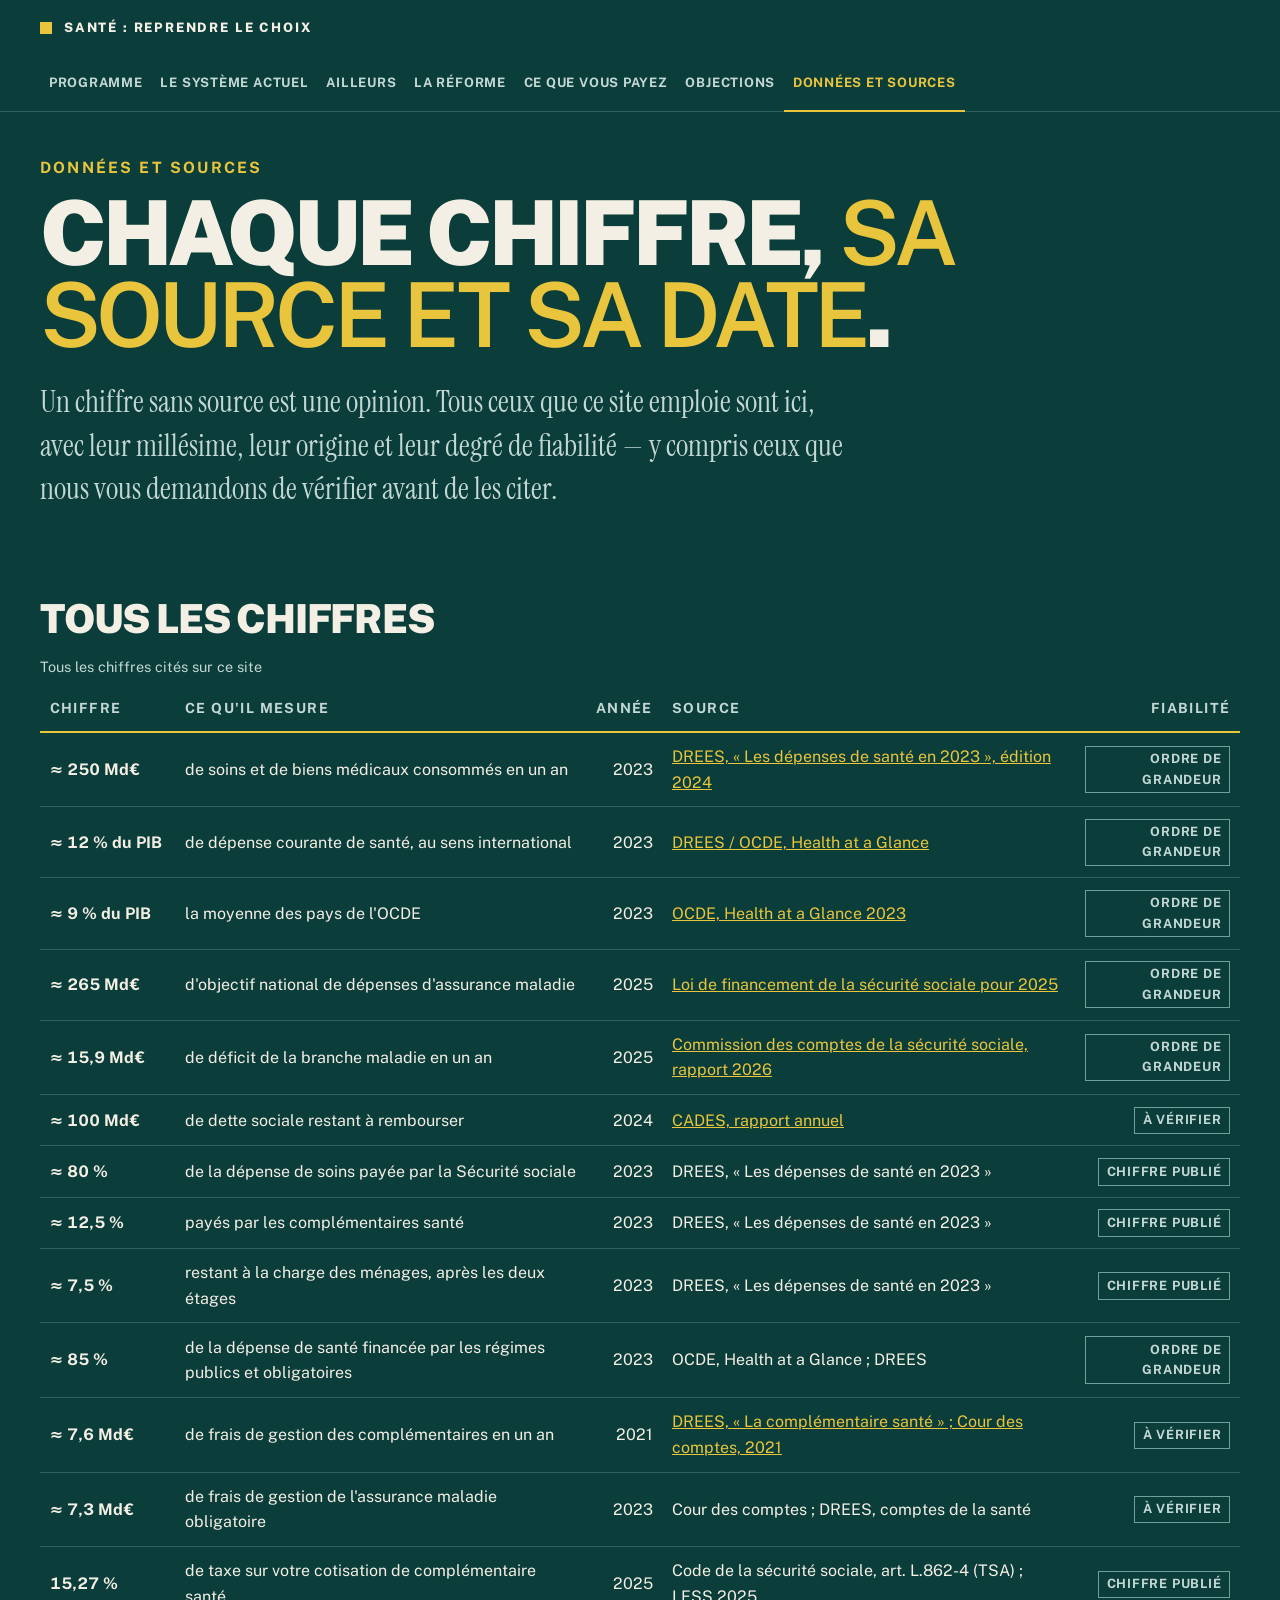
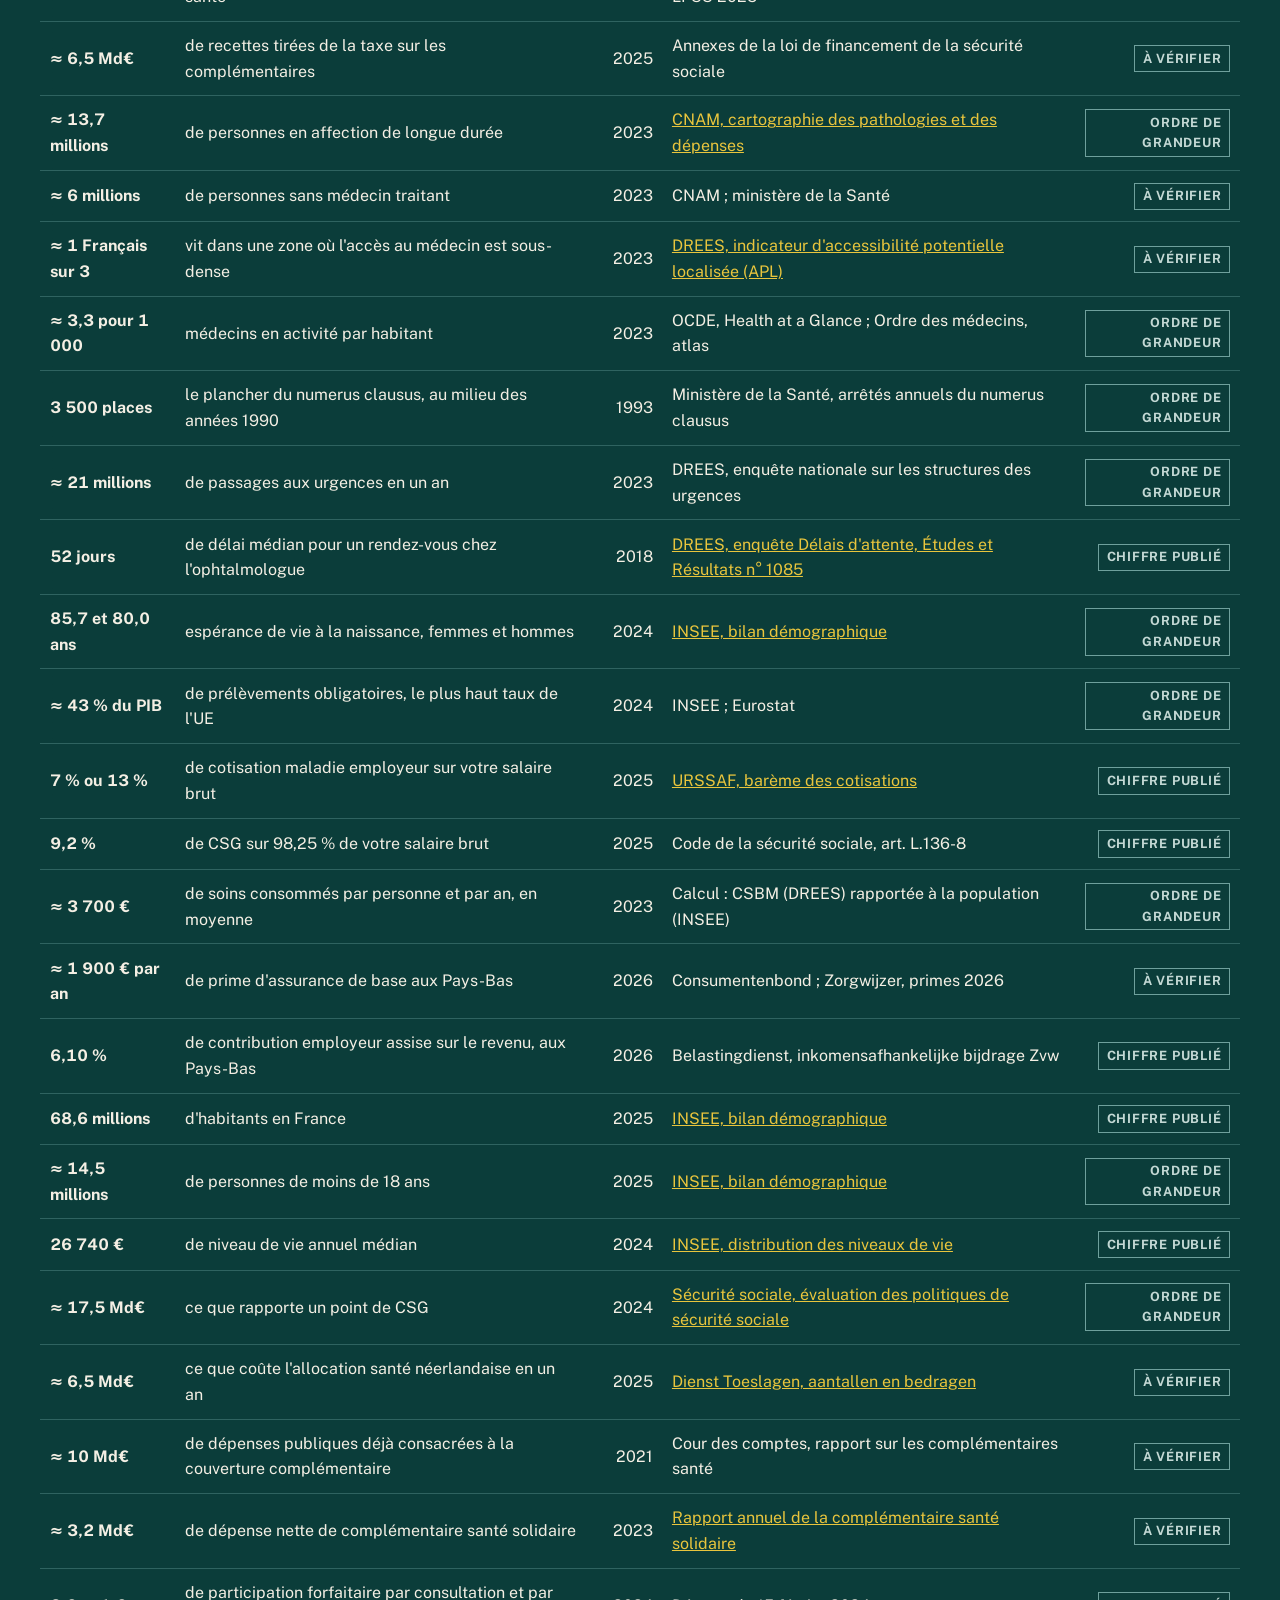
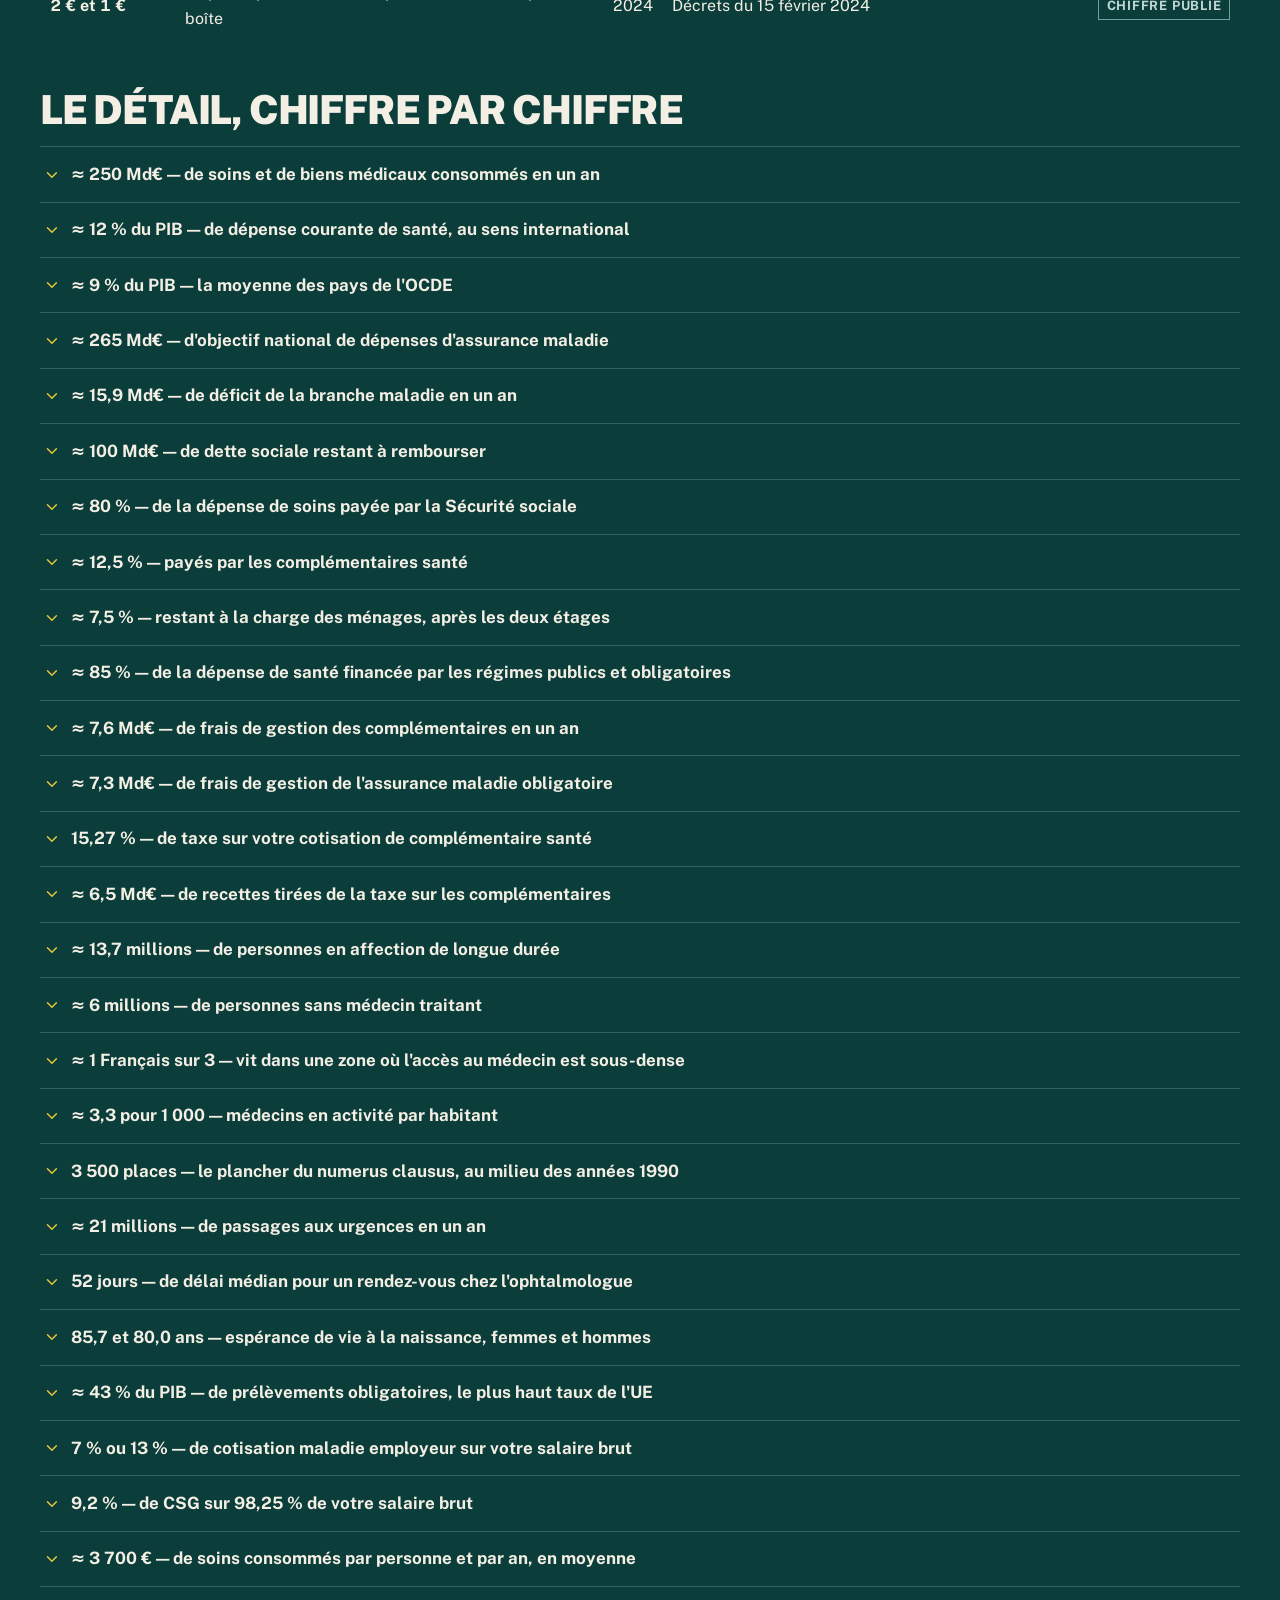
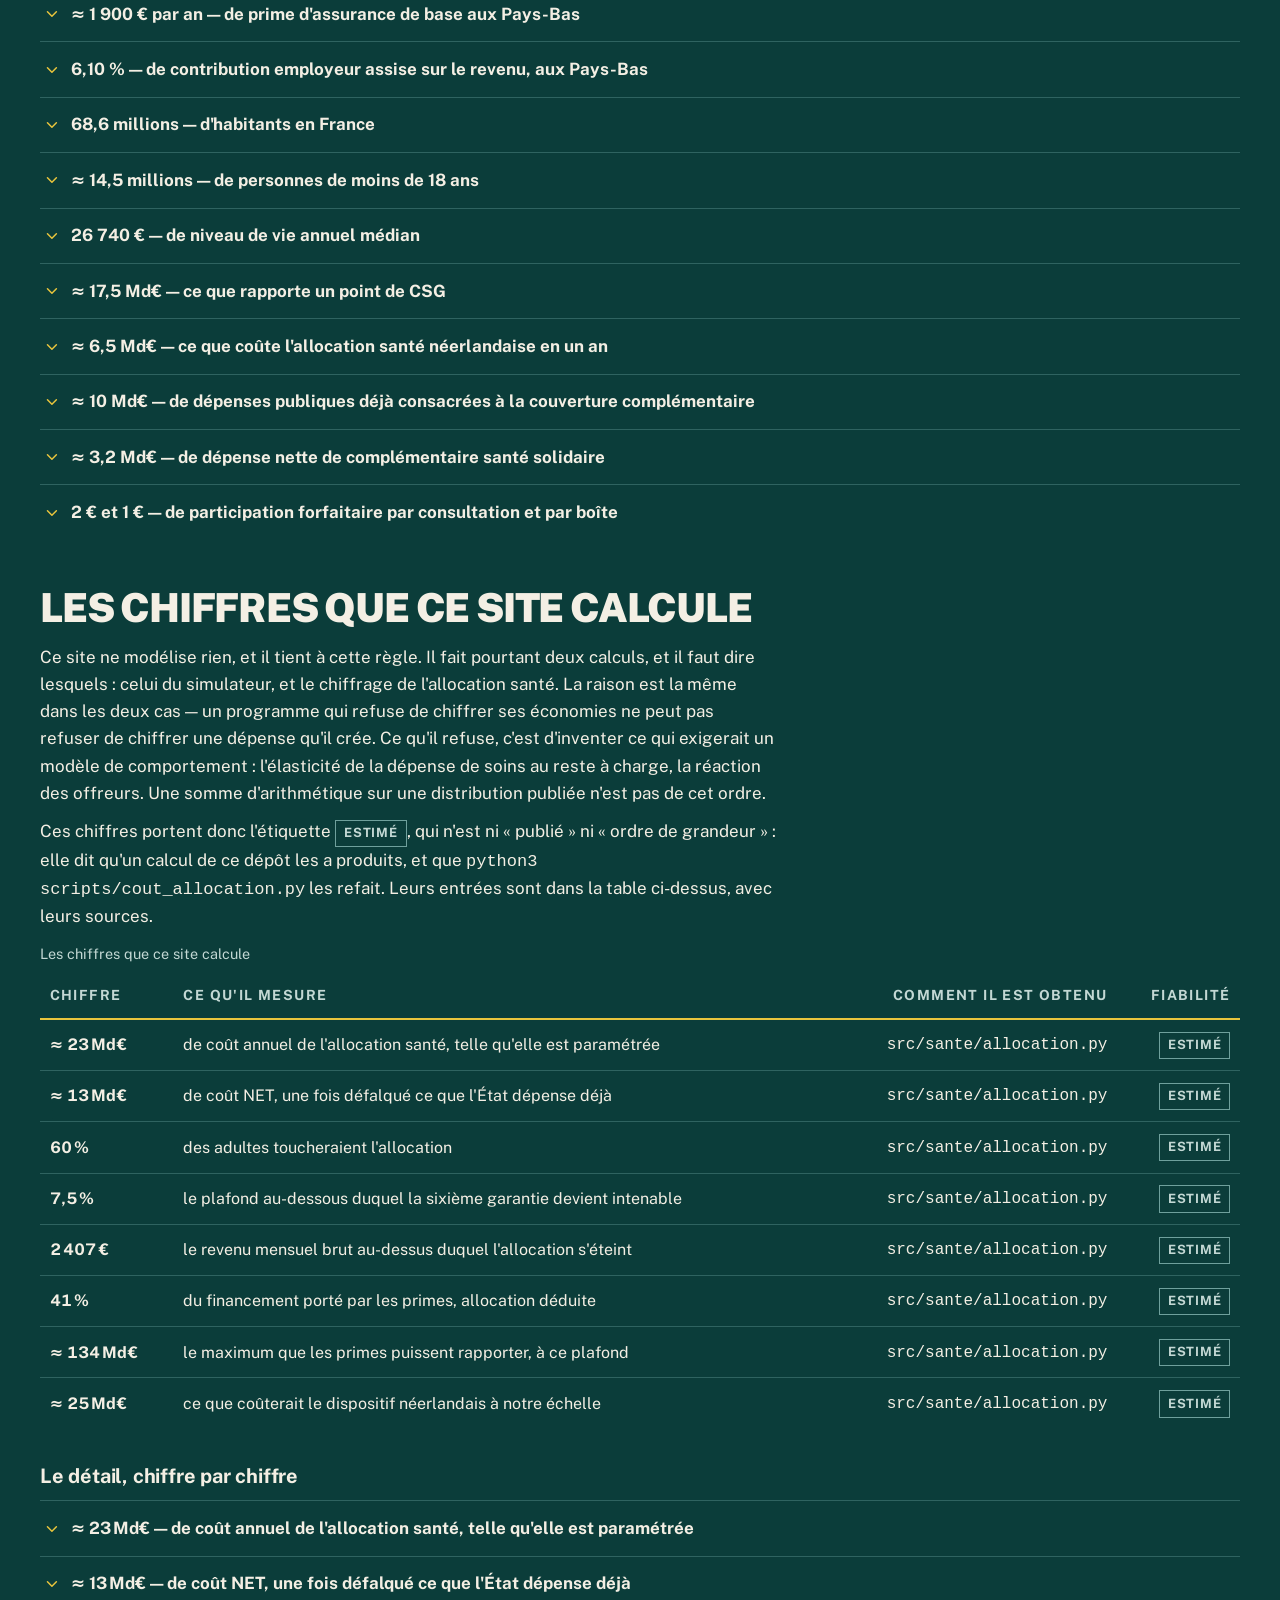
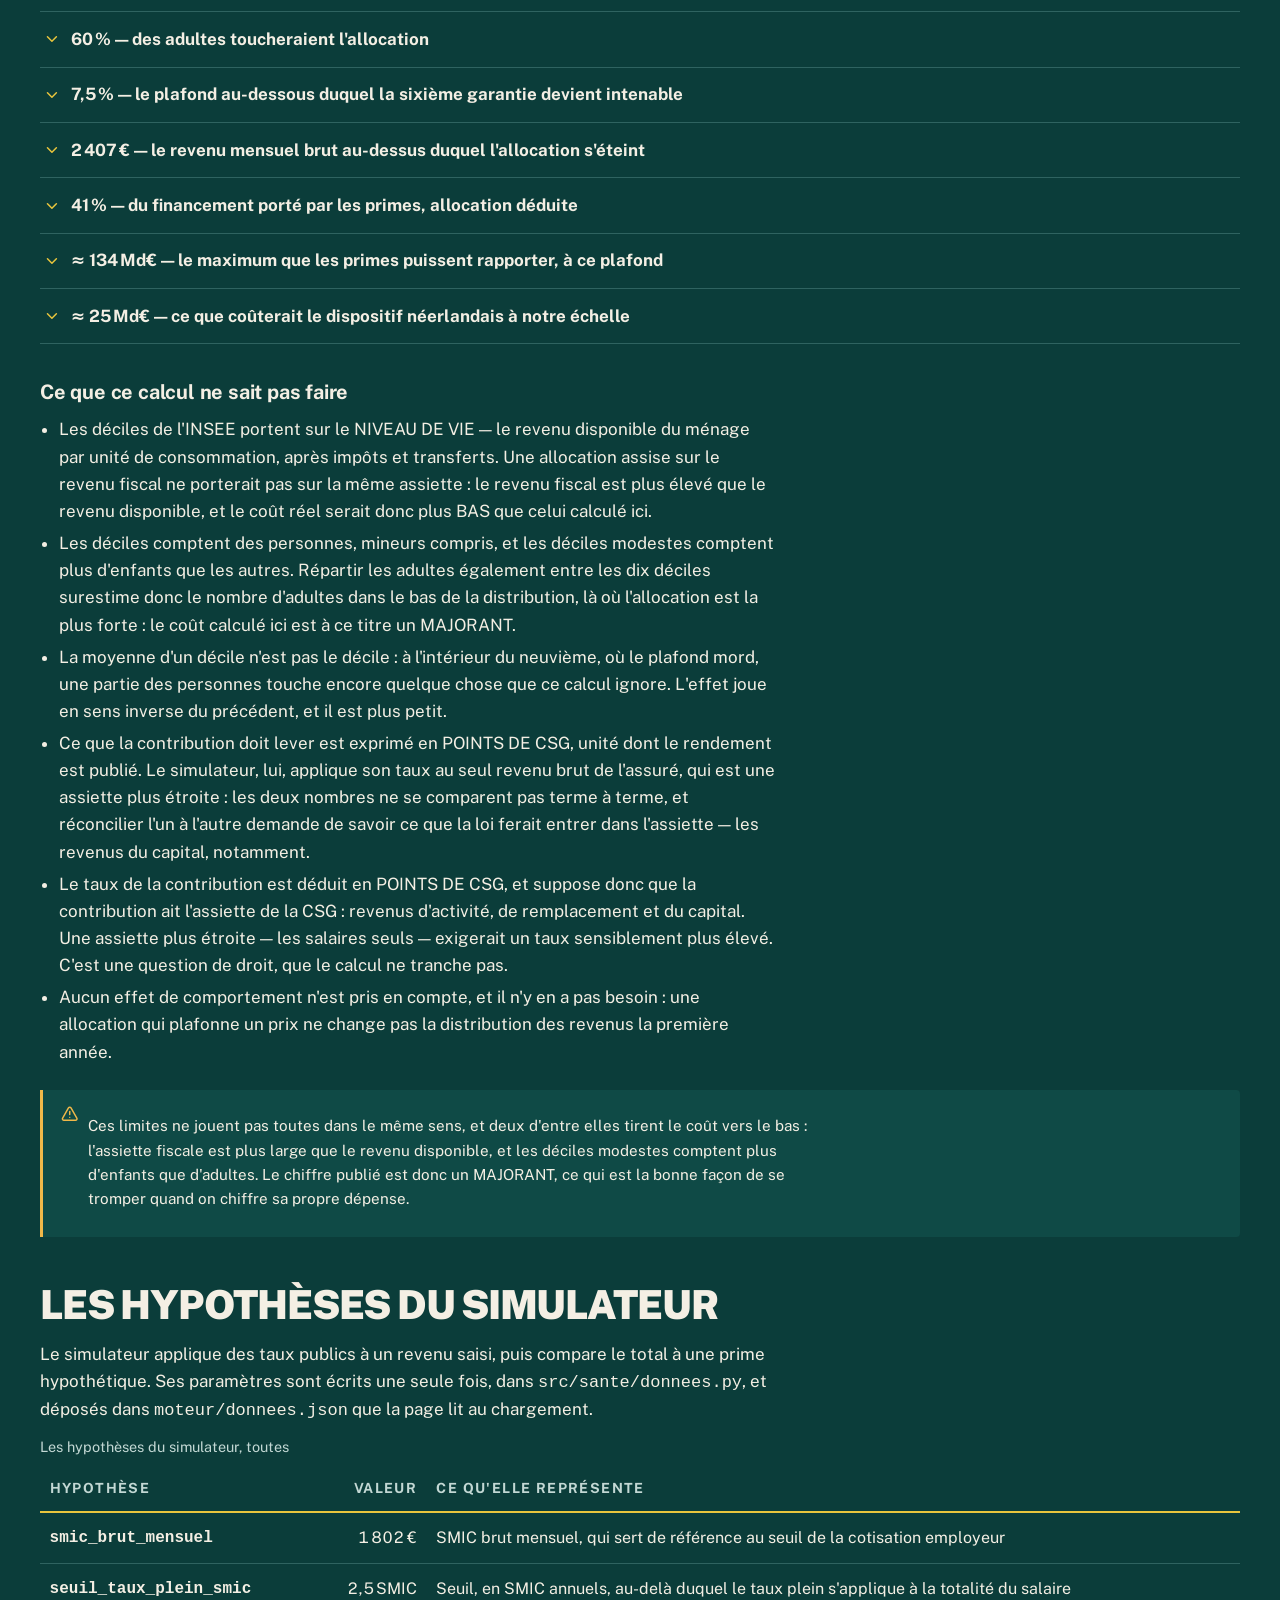
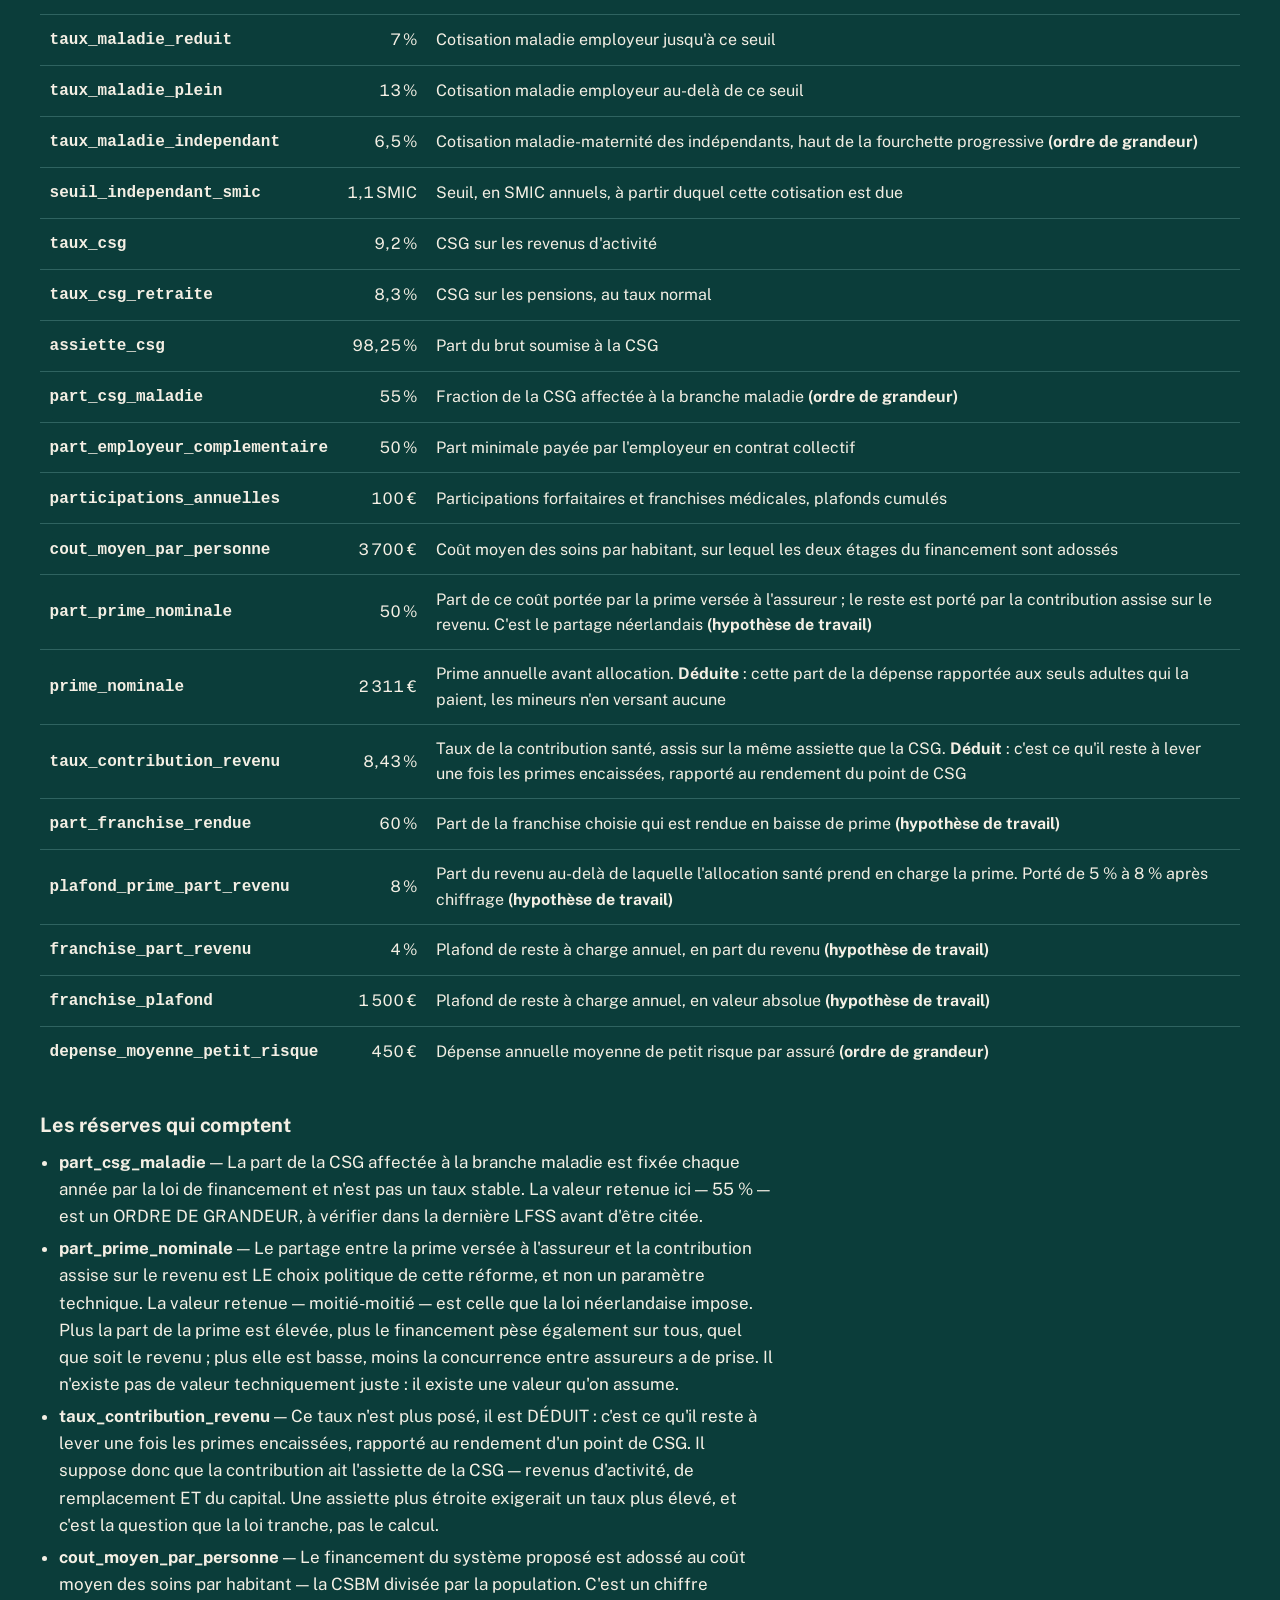
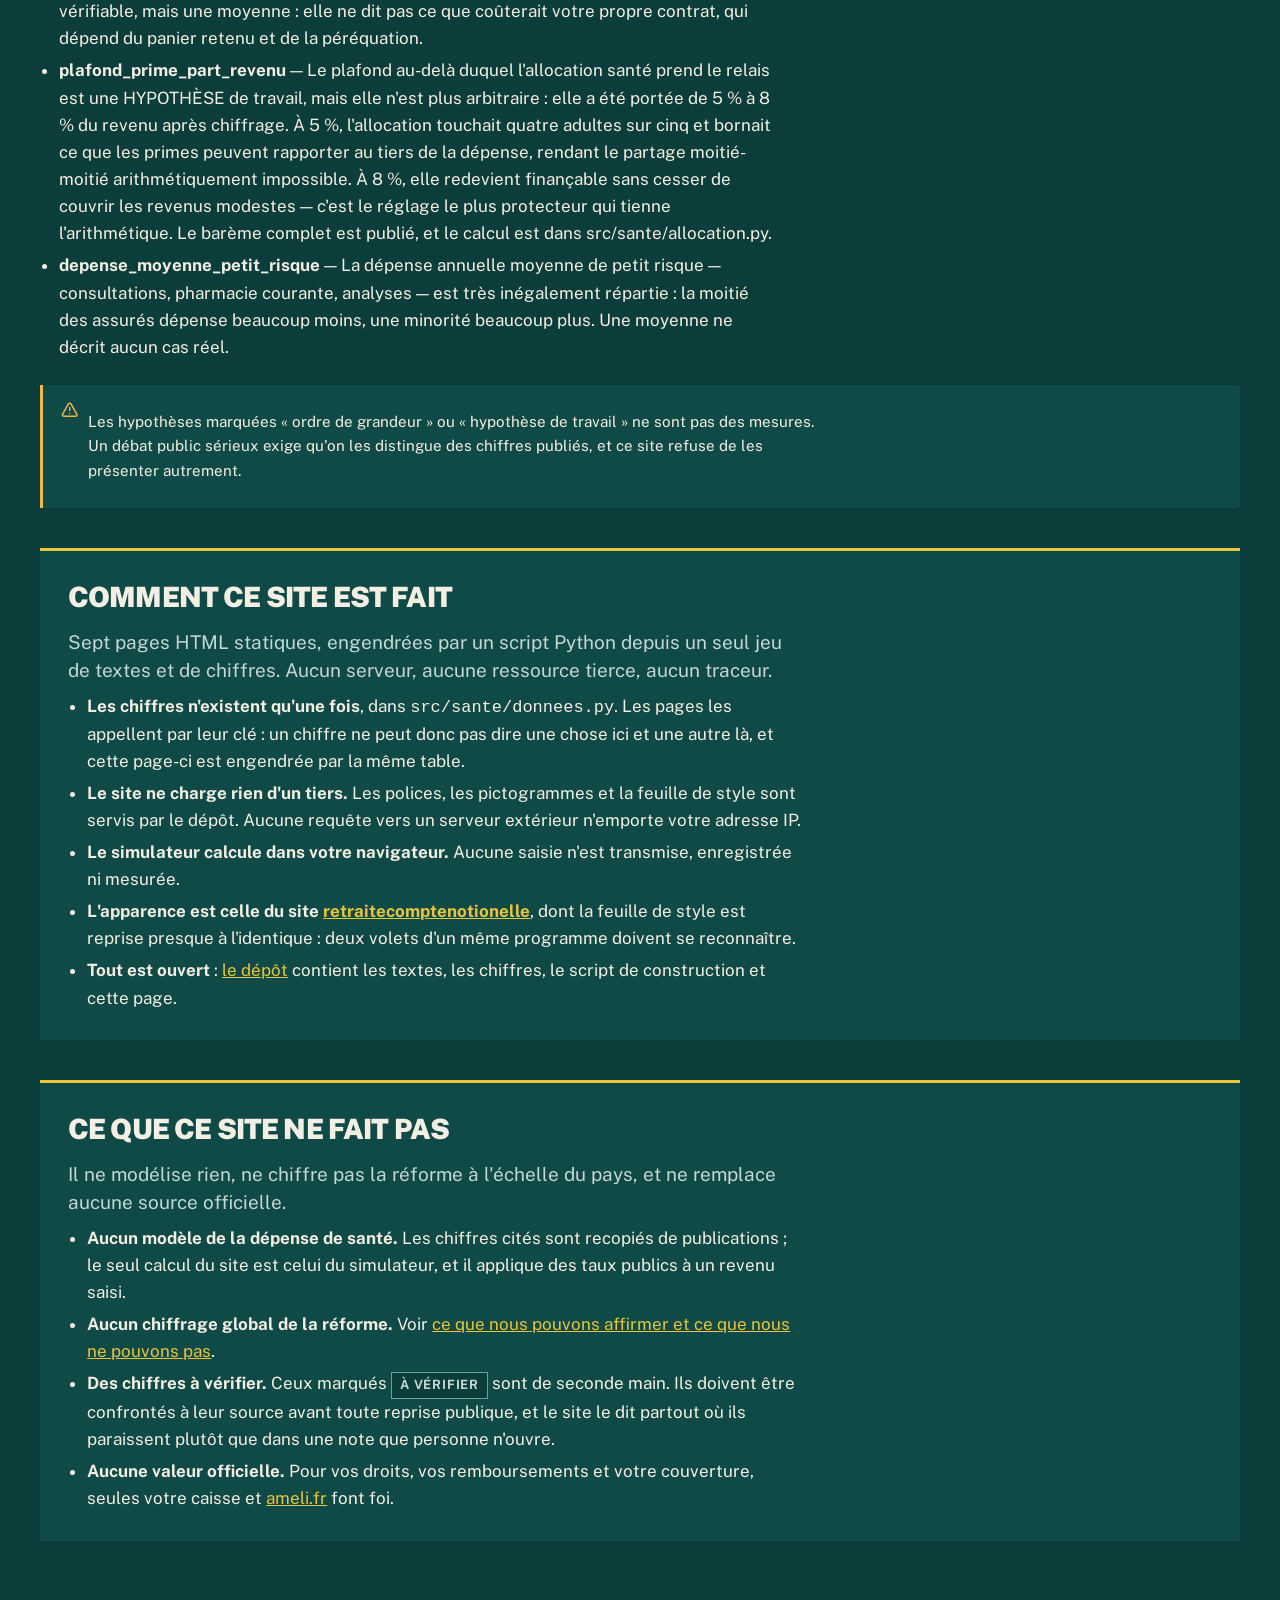
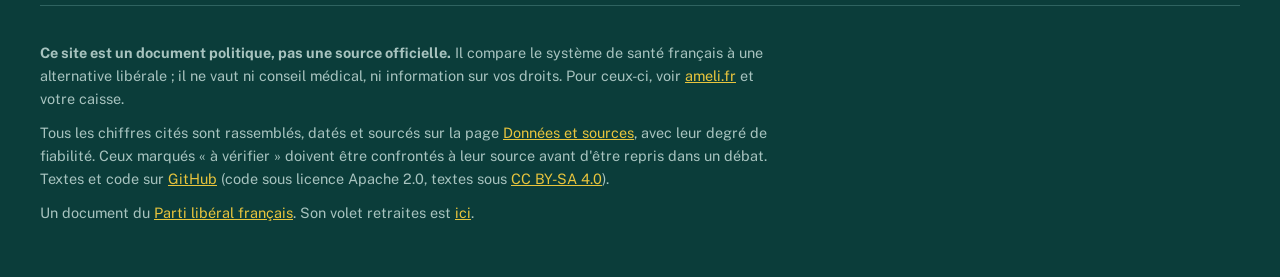
<file: donnees.html>
<!doctype html>
<html lang="fr">
<head>
<meta charset="utf-8">
<meta name="viewport" content="width=device-width, initial-scale=1">
<!-- La couleur du bandeau de tête : sur un téléphone, la barre du navigateur
     la reprend, et la page commence où elle commence. -->
<meta name="theme-color" content="#0b3d3a">
<title>Données et sources</title>
<meta name="description" content="Tous les chiffres cités sur ce site, avec leur source, leur millésime et leur degré de fiabilité — publié, ordre de grandeur, ou à vérifier.">
<link rel="icon" href="moteur/icone.svg" type="image/svg+xml">
<link rel="apple-touch-icon" href="moteur/icone.svg">
<link rel="stylesheet" href="moteur/style.css">
<!-- Écrit par scripts/construire_site.py depuis src/sante/. Ne pas modifier
     ici : la prochaine construction effacerait la correction. -->
</head>
<body>
<a class="evitement" href="#contenu">Aller au contenu</a>
<header class="bandeau"><div class="interieur">
  <p class="nom"><a href="index.html"><svg class="icone" viewBox="0 0 24 24" fill="none" stroke="currentColor" stroke-width="2" stroke-linecap="round" stroke-linejoin="round" aria-hidden="true" focusable="false"><path d="M22 12h-2.48a2 2 0 0 0-1.93 1.46l-2.35 8.36a.25.25 0 0 1-.48 0L9.24 2.18a.25.25 0 0 0-.48 0l-2.35 8.36A2 2 0 0 1 4.49 12H2" /></svg><span>Santé : reprendre le choix</span></a></p>
  <nav aria-label="Navigation principale"><span class="groupe"><span class="etiquette">Le programme</span><span class="liens"><a href="index.html">Programme</a></span></span><span class="groupe"><span class="etiquette">Le constat</span><span class="liens"><a href="diagnostic.html">Le système actuel</a><a href="comparaisons.html">Ailleurs</a></span></span><span class="groupe"><span class="etiquette">L&#x27;alternative</span><span class="liens"><a href="reforme.html">La réforme</a><a href="simulateur.html">Ce que vous payez</a><a href="objections.html">Objections</a></span></span><span class="groupe"><span class="etiquette">La confiance</span><span class="liens"><a href="donnees.html" aria-current="page">Données et sources</a></span></span></nav>
</div></header>
<main id="contenu" tabindex="-1">

<div class="affiche"><p class="surtitre">Données et sources</p><h1>Chaque chiffre, <strong class="cle-texte">sa source et sa date</strong>.</h1><p class="chapeau">Un chiffre sans source est une opinion. Tous ceux que ce site emploie sont ici, avec leur millésime, leur origine et leur degré de fiabilité — y compris ceux que nous vous demandons de vérifier avant de les citer.</p></div>

<h2>Tous les chiffres</h2>
<div class="defilant"><table><caption>Tous les chiffres cités sur ce site</caption><thead><tr><th scope="col" class="nombre">Chiffre</th><th scope="col" class="texte">Ce qu'il mesure</th><th scope="col" class="date">Année</th><th scope="col" class="long texte">Source</th><th scope="col">Fiabilité</th></tr></thead><tbody><tr><th scope="row" class="nombre"><span id="csbm">≈ 250 Md€</span></th><td class="texte">de soins et de biens médicaux consommés en un an</td><td class="date">2023</td><td class="long texte"><a href="https://drees.solidarites-sante.gouv.fr/publications-communique-de-presse/panoramas-de-la-drees/les-depenses-de-sante-en-2023">DREES, « Les dépenses de santé en 2023 », édition 2024</a></td><td><span class="etiquette-fiabilite" title="Arrondi ou reconstitué : il dit une magnitude, pas une valeur exacte.">Ordre de grandeur</span></td></tr><tr><th scope="row" class="nombre"><span id="dcs_pib">≈ 12 % du PIB</span></th><td class="texte">de dépense courante de santé, au sens international</td><td class="date">2023</td><td class="long texte"><a href="https://www.oecd.org/health/health-at-a-glance/">DREES / OCDE, Health at a Glance</a></td><td><span class="etiquette-fiabilite" title="Arrondi ou reconstitué : il dit une magnitude, pas une valeur exacte.">Ordre de grandeur</span></td></tr><tr><th scope="row" class="nombre"><span id="ocde_moyenne">≈ 9 % du PIB</span></th><td class="texte">la moyenne des pays de l'OCDE</td><td class="date">2023</td><td class="long texte"><a href="https://www.oecd.org/health/health-at-a-glance/">OCDE, Health at a Glance 2023</a></td><td><span class="etiquette-fiabilite" title="Arrondi ou reconstitué : il dit une magnitude, pas une valeur exacte.">Ordre de grandeur</span></td></tr><tr><th scope="row" class="nombre"><span id="ondam">≈ 265 Md€</span></th><td class="texte">d'objectif national de dépenses d'assurance maladie</td><td class="date">2025</td><td class="long texte"><a href="https://www.securite-sociale.fr/la-secu-en-detail/comptes-de-la-securite-sociale">Loi de financement de la sécurité sociale pour 2025</a></td><td><span class="etiquette-fiabilite" title="Arrondi ou reconstitué : il dit une magnitude, pas une valeur exacte.">Ordre de grandeur</span></td></tr><tr><th scope="row" class="nombre"><span id="deficit_maladie">≈ 15,9 Md€</span></th><td class="texte">de déficit de la branche maladie en un an</td><td class="date">2025</td><td class="long texte"><a href="https://www.securite-sociale.fr/la-secu-en-detail/comptes-de-la-securite-sociale">Commission des comptes de la sécurité sociale, rapport 2026</a></td><td><span class="etiquette-fiabilite" title="Arrondi ou reconstitué : il dit une magnitude, pas une valeur exacte.">Ordre de grandeur</span></td></tr><tr><th scope="row" class="nombre"><span id="dette_sociale">≈ 100 Md€</span></th><td class="texte">de dette sociale restant à rembourser</td><td class="date">2024</td><td class="long texte"><a href="https://www.cades.fr/">CADES, rapport annuel</a></td><td><span class="etiquette-fiabilite" title="De seconde main : à confronter à la source avant toute citation.">À vérifier</span></td></tr><tr><th scope="row" class="nombre"><span id="part_amo">≈ 80 %</span></th><td class="texte">de la dépense de soins payée par la Sécurité sociale</td><td class="date">2023</td><td class="long texte">DREES, « Les dépenses de santé en 2023 »</td><td><span class="etiquette-fiabilite" title="Recopié d&#x27;une publication officielle nommée.">Chiffre publié</span></td></tr><tr><th scope="row" class="nombre"><span id="part_oc">≈ 12,5 %</span></th><td class="texte">payés par les complémentaires santé</td><td class="date">2023</td><td class="long texte">DREES, « Les dépenses de santé en 2023 »</td><td><span class="etiquette-fiabilite" title="Recopié d&#x27;une publication officielle nommée.">Chiffre publié</span></td></tr><tr><th scope="row" class="nombre"><span id="reste_a_charge">≈ 7,5 %</span></th><td class="texte">restant à la charge des ménages, après les deux étages</td><td class="date">2023</td><td class="long texte">DREES, « Les dépenses de santé en 2023 »</td><td><span class="etiquette-fiabilite" title="Recopié d&#x27;une publication officielle nommée.">Chiffre publié</span></td></tr><tr><th scope="row" class="nombre"><span id="part_publique_france">≈ 85 %</span></th><td class="texte">de la dépense de santé financée par les régimes publics et obligatoires</td><td class="date">2023</td><td class="long texte">OCDE, Health at a Glance ; DREES</td><td><span class="etiquette-fiabilite" title="Arrondi ou reconstitué : il dit une magnitude, pas une valeur exacte.">Ordre de grandeur</span></td></tr><tr><th scope="row" class="nombre"><span id="frais_gestion_oc">≈ 7,6 Md€</span></th><td class="texte">de frais de gestion des complémentaires en un an</td><td class="date">2021</td><td class="long texte"><a href="https://drees.solidarites-sante.gouv.fr/">DREES, « La complémentaire santé » ; Cour des comptes, 2021</a></td><td><span class="etiquette-fiabilite" title="De seconde main : à confronter à la source avant toute citation.">À vérifier</span></td></tr><tr><th scope="row" class="nombre"><span id="frais_gestion_amo">≈ 7,3 Md€</span></th><td class="texte">de frais de gestion de l'assurance maladie obligatoire</td><td class="date">2023</td><td class="long texte">Cour des comptes ; DREES, comptes de la santé</td><td><span class="etiquette-fiabilite" title="De seconde main : à confronter à la source avant toute citation.">À vérifier</span></td></tr><tr><th scope="row" class="nombre"><span id="tsa">15,27 %</span></th><td class="texte">de taxe sur votre cotisation de complémentaire santé</td><td class="date">2025</td><td class="long texte">Code de la sécurité sociale, art. L.862-4 (TSA) ; LFSS 2025</td><td><span class="etiquette-fiabilite" title="Recopié d&#x27;une publication officielle nommée.">Chiffre publié</span></td></tr><tr><th scope="row" class="nombre"><span id="rendement_tsa">≈ 6,5 Md€</span></th><td class="texte">de recettes tirées de la taxe sur les complémentaires</td><td class="date">2025</td><td class="long texte">Annexes de la loi de financement de la sécurité sociale</td><td><span class="etiquette-fiabilite" title="De seconde main : à confronter à la source avant toute citation.">À vérifier</span></td></tr><tr><th scope="row" class="nombre"><span id="ald">≈ 13,7 millions</span></th><td class="texte">de personnes en affection de longue durée</td><td class="date">2023</td><td class="long texte"><a href="https://data.ameli.fr/">CNAM, cartographie des pathologies et des dépenses</a></td><td><span class="etiquette-fiabilite" title="Arrondi ou reconstitué : il dit une magnitude, pas une valeur exacte.">Ordre de grandeur</span></td></tr><tr><th scope="row" class="nombre"><span id="sans_medecin">≈ 6 millions</span></th><td class="texte">de personnes sans médecin traitant</td><td class="date">2023</td><td class="long texte">CNAM ; ministère de la Santé</td><td><span class="etiquette-fiabilite" title="De seconde main : à confronter à la source avant toute citation.">À vérifier</span></td></tr><tr><th scope="row" class="nombre"><span id="zones_sous_denses">≈ 1 Français sur 3</span></th><td class="texte">vit dans une zone où l'accès au médecin est sous-dense</td><td class="date">2023</td><td class="long texte"><a href="https://drees.solidarites-sante.gouv.fr/">DREES, indicateur d'accessibilité potentielle localisée (APL)</a></td><td><span class="etiquette-fiabilite" title="De seconde main : à confronter à la source avant toute citation.">À vérifier</span></td></tr><tr><th scope="row" class="nombre"><span id="medecins">≈ 3,3 pour 1 000</span></th><td class="texte">médecins en activité par habitant</td><td class="date">2023</td><td class="long texte">OCDE, Health at a Glance ; Ordre des médecins, atlas</td><td><span class="etiquette-fiabilite" title="Arrondi ou reconstitué : il dit une magnitude, pas une valeur exacte.">Ordre de grandeur</span></td></tr><tr><th scope="row" class="nombre"><span id="numerus">3 500 places</span></th><td class="texte">le plancher du numerus clausus, au milieu des années 1990</td><td class="date">1993</td><td class="long texte">Ministère de la Santé, arrêtés annuels du numerus clausus</td><td><span class="etiquette-fiabilite" title="Arrondi ou reconstitué : il dit une magnitude, pas une valeur exacte.">Ordre de grandeur</span></td></tr><tr><th scope="row" class="nombre"><span id="urgences">≈ 21 millions</span></th><td class="texte">de passages aux urgences en un an</td><td class="date">2023</td><td class="long texte">DREES, enquête nationale sur les structures des urgences</td><td><span class="etiquette-fiabilite" title="Arrondi ou reconstitué : il dit une magnitude, pas une valeur exacte.">Ordre de grandeur</span></td></tr><tr><th scope="row" class="nombre"><span id="delai_ophtalmo">52 jours</span></th><td class="texte">de délai médian pour un rendez-vous chez l'ophtalmologue</td><td class="date">2018</td><td class="long texte"><a href="https://drees.solidarites-sante.gouv.fr/sources-outils-et-enquetes/lenquete-delais-dattente">DREES, enquête Délais d'attente, Études et Résultats n° 1085</a></td><td><span class="etiquette-fiabilite" title="Recopié d&#x27;une publication officielle nommée.">Chiffre publié</span></td></tr><tr><th scope="row" class="nombre"><span id="esperance_vie">85,7 et 80,0 ans</span></th><td class="texte">espérance de vie à la naissance, femmes et hommes</td><td class="date">2024</td><td class="long texte"><a href="https://www.insee.fr/">INSEE, bilan démographique</a></td><td><span class="etiquette-fiabilite" title="Arrondi ou reconstitué : il dit une magnitude, pas une valeur exacte.">Ordre de grandeur</span></td></tr><tr><th scope="row" class="nombre"><span id="prelevements">≈ 43 % du PIB</span></th><td class="texte">de prélèvements obligatoires, le plus haut taux de l'UE</td><td class="date">2024</td><td class="long texte">INSEE ; Eurostat</td><td><span class="etiquette-fiabilite" title="Arrondi ou reconstitué : il dit une magnitude, pas une valeur exacte.">Ordre de grandeur</span></td></tr><tr><th scope="row" class="nombre"><span id="cotisation_employeur">7 % ou 13 %</span></th><td class="texte">de cotisation maladie employeur sur votre salaire brut</td><td class="date">2025</td><td class="long texte"><a href="https://www.urssaf.fr/">URSSAF, barème des cotisations</a></td><td><span class="etiquette-fiabilite" title="Recopié d&#x27;une publication officielle nommée.">Chiffre publié</span></td></tr><tr><th scope="row" class="nombre"><span id="csg">9,2 %</span></th><td class="texte">de CSG sur 98,25 % de votre salaire brut</td><td class="date">2025</td><td class="long texte">Code de la sécurité sociale, art. L.136-8</td><td><span class="etiquette-fiabilite" title="Recopié d&#x27;une publication officielle nommée.">Chiffre publié</span></td></tr><tr><th scope="row" class="nombre"><span id="cout_moyen">≈ 3 700 €</span></th><td class="texte">de soins consommés par personne et par an, en moyenne</td><td class="date">2023</td><td class="long texte">Calcul : CSBM (DREES) rapportée à la population (INSEE)</td><td><span class="etiquette-fiabilite" title="Arrondi ou reconstitué : il dit une magnitude, pas une valeur exacte.">Ordre de grandeur</span></td></tr><tr><th scope="row" class="nombre"><span id="prime_pays_bas">≈ 1 900 € par an</span></th><td class="texte">de prime d'assurance de base aux Pays-Bas</td><td class="date">2026</td><td class="long texte">Consumentenbond ; Zorgwijzer, primes 2026</td><td><span class="etiquette-fiabilite" title="De seconde main : à confronter à la source avant toute citation.">À vérifier</span></td></tr><tr><th scope="row" class="nombre"><span id="contribution_pays_bas">6,10 %</span></th><td class="texte">de contribution employeur assise sur le revenu, aux Pays-Bas</td><td class="date">2026</td><td class="long texte">Belastingdienst, inkomensafhankelijke bijdrage Zvw</td><td><span class="etiquette-fiabilite" title="Recopié d&#x27;une publication officielle nommée.">Chiffre publié</span></td></tr><tr><th scope="row" class="nombre"><span id="population">68,6 millions</span></th><td class="texte">d'habitants en France</td><td class="date">2025</td><td class="long texte"><a href="https://www.insee.fr/fr/statistiques/8719824">INSEE, bilan démographique</a></td><td><span class="etiquette-fiabilite" title="Recopié d&#x27;une publication officielle nommée.">Chiffre publié</span></td></tr><tr><th scope="row" class="nombre"><span id="mineurs">≈ 14,5 millions</span></th><td class="texte">de personnes de moins de 18 ans</td><td class="date">2025</td><td class="long texte"><a href="https://www.insee.fr/fr/statistiques/8719824">INSEE, bilan démographique</a></td><td><span class="etiquette-fiabilite" title="Arrondi ou reconstitué : il dit une magnitude, pas une valeur exacte.">Ordre de grandeur</span></td></tr><tr><th scope="row" class="nombre"><span id="niveau_vie_median">26 740 €</span></th><td class="texte">de niveau de vie annuel médian</td><td class="date">2024</td><td class="long texte"><a href="https://www.insee.fr/fr/statistiques/2416808">INSEE, distribution des niveaux de vie</a></td><td><span class="etiquette-fiabilite" title="Recopié d&#x27;une publication officielle nommée.">Chiffre publié</span></td></tr><tr><th scope="row" class="nombre"><span id="point_csg">≈ 17,5 Md€</span></th><td class="texte">ce que rapporte un point de CSG</td><td class="date">2024</td><td class="long texte"><a href="https://evaluation.securite-sociale.fr/home/financement/1-4-1-valeur-du-point-de-csg-et.html">Sécurité sociale, évaluation des politiques de sécurité sociale</a></td><td><span class="etiquette-fiabilite" title="Arrondi ou reconstitué : il dit une magnitude, pas une valeur exacte.">Ordre de grandeur</span></td></tr><tr><th scope="row" class="nombre"><span id="zorgtoeslag">≈ 6,5 Md€</span></th><td class="texte">ce que coûte l'allocation santé néerlandaise en un an</td><td class="date">2025</td><td class="long texte"><a href="https://www.overtoeslagen.nl/over-ons-werk/aantallen-en-bedragen">Dienst Toeslagen, aantallen en bedragen</a></td><td><span class="etiquette-fiabilite" title="De seconde main : à confronter à la source avant toute citation.">À vérifier</span></td></tr><tr><th scope="row" class="nombre"><span id="aides_complementaire">≈ 10 Md€</span></th><td class="texte">de dépenses publiques déjà consacrées à la couverture complémentaire</td><td class="date">2021</td><td class="long texte">Cour des comptes, rapport sur les complémentaires santé</td><td><span class="etiquette-fiabilite" title="De seconde main : à confronter à la source avant toute citation.">À vérifier</span></td></tr><tr><th scope="row" class="nombre"><span id="c2s">≈ 3,2 Md€</span></th><td class="texte">de dépense nette de complémentaire santé solidaire</td><td class="date">2023</td><td class="long texte"><a href="https://www.complementaire-sante-solidaire.gouv.fr/">Rapport annuel de la complémentaire santé solidaire</a></td><td><span class="etiquette-fiabilite" title="De seconde main : à confronter à la source avant toute citation.">À vérifier</span></td></tr><tr><th scope="row" class="nombre"><span id="participation">2 € et 1 €</span></th><td class="texte">de participation forfaitaire par consultation et par boîte</td><td class="date">2024</td><td class="long texte">Décrets du 15 février 2024</td><td><span class="etiquette-fiabilite" title="Recopié d&#x27;une publication officielle nommée.">Chiffre publié</span></td></tr></tbody></table></div>

<h2>Le détail, chiffre par chiffre</h2>
<details class="section" id="detail-csbm"><summary><svg class="icone" viewBox="0 0 24 24" fill="none" stroke="currentColor" stroke-width="2" stroke-linecap="round" stroke-linejoin="round" aria-hidden="true" focusable="false"><path d="m6 9 6 6 6-6" /></svg><span>≈ 250 Md€ — de soins et de biens médicaux consommés en un an</span></summary><div class="dedans"><p>La CSBM — consommation de soins et de biens médicaux — est l'agrégat des soins hospitaliers, des soins de ville, des médicaments et des autres biens médicaux. Elle vaut environ 8,8 % du PIB.</p><p class="discret">DREES, « Les dépenses de santé en 2023 », édition 2024 · 2023 · <span class="etiquette-fiabilite" title="Arrondi ou reconstitué : il dit une magnitude, pas une valeur exacte.">Ordre de grandeur</span></p></div></details><details class="section" id="detail-dcs_pib"><summary><svg class="icone" viewBox="0 0 24 24" fill="none" stroke="currentColor" stroke-width="2" stroke-linecap="round" stroke-linejoin="round" aria-hidden="true" focusable="false"><path d="m6 9 6 6 6-6" /></svg><span>≈ 12 % du PIB — de dépense courante de santé, au sens international</span></summary><div class="dedans"><p>La DCSi ajoute à la CSBM la prévention, les soins de longue durée et les coûts de gestion. Elle place la France au troisième ou quatrième rang de l'OCDE, derrière les États-Unis et l'Allemagne.</p><p class="discret">DREES / OCDE, Health at a Glance · 2023 · <span class="etiquette-fiabilite" title="Arrondi ou reconstitué : il dit une magnitude, pas une valeur exacte.">Ordre de grandeur</span></p></div></details><details class="section" id="detail-ocde_moyenne"><summary><svg class="icone" viewBox="0 0 24 24" fill="none" stroke="currentColor" stroke-width="2" stroke-linecap="round" stroke-linejoin="round" aria-hidden="true" focusable="false"><path d="m6 9 6 6 6-6" /></svg><span>≈ 9 % du PIB — la moyenne des pays de l&#x27;OCDE</span></summary><div class="dedans"><p>Trois points de PIB d'écart avec la France, soit de l'ordre de 80 milliards d'euros par an.</p><p class="discret">OCDE, Health at a Glance 2023 · 2023 · <span class="etiquette-fiabilite" title="Arrondi ou reconstitué : il dit une magnitude, pas une valeur exacte.">Ordre de grandeur</span></p></div></details><details class="section" id="detail-ondam"><summary><svg class="icone" viewBox="0 0 24 24" fill="none" stroke="currentColor" stroke-width="2" stroke-linecap="round" stroke-linejoin="round" aria-hidden="true" focusable="false"><path d="m6 9 6 6 6-6" /></svg><span>≈ 265 Md€ — d&#x27;objectif national de dépenses d&#x27;assurance maladie</span></summary><div class="dedans"><p>L'ONDAM est un objectif VOTÉ, pas un plafond : il a été dépassé la plupart des années depuis sa création en 1996, et son dépassement n'emporte aucune conséquence automatique.</p><p class="discret">Loi de financement de la sécurité sociale pour 2025 · 2025 · <span class="etiquette-fiabilite" title="Arrondi ou reconstitué : il dit une magnitude, pas une valeur exacte.">Ordre de grandeur</span></p></div></details><details class="section" id="detail-deficit_maladie"><summary><svg class="icone" viewBox="0 0 24 24" fill="none" stroke="currentColor" stroke-width="2" stroke-linecap="round" stroke-linejoin="round" aria-hidden="true" focusable="false"><path d="m6 9 6 6 6-6" /></svg><span>≈ 15,9 Md€ — de déficit de la branche maladie en un an</span></summary><div class="dedans"><p>13,8 Md€ en 2024, 15,9 Md€ en 2025 : le déficit se creuse sans qu'aucune loi n'ait prévu son retour à l'équilibre. Le chiffre dépend du périmètre — branche maladie seule, ou régime général avec le FSV, dont le solde d'ensemble s'établit à −21,6 Md€ en 2025. C'est la branche seule qui est citée ici.</p><p class="discret">Commission des comptes de la sécurité sociale, rapport 2026 · 2025 · <span class="etiquette-fiabilite" title="Arrondi ou reconstitué : il dit une magnitude, pas une valeur exacte.">Ordre de grandeur</span></p></div></details><details class="section" id="detail-dette_sociale"><summary><svg class="icone" viewBox="0 0 24 24" fill="none" stroke="currentColor" stroke-width="2" stroke-linecap="round" stroke-linejoin="round" aria-hidden="true" focusable="false"><path d="m6 9 6 6 6-6" /></svg><span>≈ 100 Md€ — de dette sociale restant à rembourser</span></summary><div class="dedans"><p>La CADES amortit une dette née de dépenses courantes — des soins consommés il y a dix ou vingt ans, payés par la CRDS d'aujourd'hui. Montant repris et montant restant diffèrent : à vérifier dans le dernier rapport.</p><p class="discret">CADES, rapport annuel · 2024 · <span class="etiquette-fiabilite" title="De seconde main : à confronter à la source avant toute citation.">À vérifier</span></p></div></details><details class="section" id="detail-part_amo"><summary><svg class="icone" viewBox="0 0 24 24" fill="none" stroke="currentColor" stroke-width="2" stroke-linecap="round" stroke-linejoin="round" aria-hidden="true" focusable="false"><path d="m6 9 6 6 6-6" /></svg><span>≈ 80 % — de la dépense de soins payée par la Sécurité sociale</span></summary><div class="dedans"><p>C'est l'un des taux les plus élevés de l'OCDE, et il a augmenté : la socialisation de la dépense n'a jamais reculé.</p><p class="discret">DREES, « Les dépenses de santé en 2023 » · 2023 · <span class="etiquette-fiabilite" title="Recopié d&#x27;une publication officielle nommée.">Chiffre publié</span></p></div></details><details class="section" id="detail-part_oc"><summary><svg class="icone" viewBox="0 0 24 24" fill="none" stroke="currentColor" stroke-width="2" stroke-linecap="round" stroke-linejoin="round" aria-hidden="true" focusable="false"><path d="m6 9 6 6 6-6" /></svg><span>≈ 12,5 % — payés par les complémentaires santé</span></summary><div class="dedans"><p>Un second étage d'assurance, obligatoire en entreprise depuis 2016, qui rembourse le solde de ce que le premier a déjà remboursé — sur les mêmes factures, avec ses propres frais de gestion.</p><p class="discret">DREES, « Les dépenses de santé en 2023 » · 2023 · <span class="etiquette-fiabilite" title="Recopié d&#x27;une publication officielle nommée.">Chiffre publié</span></p></div></details><details class="section" id="detail-reste_a_charge"><summary><svg class="icone" viewBox="0 0 24 24" fill="none" stroke="currentColor" stroke-width="2" stroke-linecap="round" stroke-linejoin="round" aria-hidden="true" focusable="false"><path d="m6 9 6 6 6-6" /></svg><span>≈ 7,5 % — restant à la charge des ménages, après les deux étages</span></summary><div class="dedans"><p>C'est le reste à charge le plus faible de l'OCDE, et c'est une réussite réelle du système français. Elle ne dit rien de ce que coûte le prélèvement qui la finance, ni des soins auxquels on renonce faute de rendez-vous plutôt que faute d'argent.</p><p class="discret">DREES, « Les dépenses de santé en 2023 » · 2023 · <span class="etiquette-fiabilite" title="Recopié d&#x27;une publication officielle nommée.">Chiffre publié</span></p></div></details><details class="section" id="detail-part_publique_france"><summary><svg class="icone" viewBox="0 0 24 24" fill="none" stroke="currentColor" stroke-width="2" stroke-linecap="round" stroke-linejoin="round" aria-hidden="true" focusable="false"><path d="m6 9 6 6 6-6" /></svg><span>≈ 85 % — de la dépense de santé financée par les régimes publics et obligatoires</span></summary><div class="dedans"><p>À ne pas confondre avec les ≈ 80 % remboursés par la Sécurité sociale : la statistique internationale ajoute à l'assurance maladie obligatoire les complémentaires que la loi rend obligatoires. C'est ce chiffre-là, et non l'autre, qui se compare aux parts publiques néerlandaise, suisse ou allemande.</p><p class="discret">OCDE, Health at a Glance ; DREES · 2023 · <span class="etiquette-fiabilite" title="Arrondi ou reconstitué : il dit une magnitude, pas une valeur exacte.">Ordre de grandeur</span></p></div></details><details class="section" id="detail-frais_gestion_oc"><summary><svg class="icone" viewBox="0 0 24 24" fill="none" stroke="currentColor" stroke-width="2" stroke-linecap="round" stroke-linejoin="round" aria-hidden="true" focusable="false"><path d="m6 9 6 6 6-6" /></svg><span>≈ 7,6 Md€ — de frais de gestion des complémentaires en un an</span></summary><div class="dedans"><p>De l'ordre de 20 % des cotisations sur les contrats individuels, davantage que les frais de gestion de l'assurance maladie obligatoire rapportés aux mêmes prestations. Le chiffre est de seconde main : à confronter au dernier panorama de la DREES.</p><p class="discret">DREES, « La complémentaire santé » ; Cour des comptes, 2021 · 2021 · <span class="etiquette-fiabilite" title="De seconde main : à confronter à la source avant toute citation.">À vérifier</span></p></div></details><details class="section" id="detail-frais_gestion_amo"><summary><svg class="icone" viewBox="0 0 24 24" fill="none" stroke="currentColor" stroke-width="2" stroke-linecap="round" stroke-linejoin="round" aria-hidden="true" focusable="false"><path d="m6 9 6 6 6-6" /></svg><span>≈ 7,3 Md€ — de frais de gestion de l&#x27;assurance maladie obligatoire</span></summary><div class="dedans"><p>À mettre en regard des frais du second étage, et non à oublier : fusionner les deux étages ne supprime pas la gestion, il supprime le doublon. Additionnés, les deux étages placent la France au deuxième rang de l'OCDE pour le coût de gestion de son système de santé, derrière les États-Unis — c'est l'argument, et il tient précisément parce qu'on cite les deux chiffres.</p><p class="discret">Cour des comptes ; DREES, comptes de la santé · 2023 · <span class="etiquette-fiabilite" title="De seconde main : à confronter à la source avant toute citation.">À vérifier</span></p></div></details><details class="section" id="detail-tsa"><summary><svg class="icone" viewBox="0 0 24 24" fill="none" stroke="currentColor" stroke-width="2" stroke-linecap="round" stroke-linejoin="round" aria-hidden="true" focusable="false"><path d="m6 9 6 6 6-6" /></svg><span>15,27 % — de taxe sur votre cotisation de complémentaire santé</span></summary><div class="dedans"><p>Taux applicable aux contrats dits responsables depuis la loi de financement pour 2025, qui l'a porté de 13,27 % à 15,27 % ; les contrats non responsables sont taxés davantage. Une taxe sur une assurance rendue obligatoire par la loi — et une taxe dont le rendement finance la complémentaire santé solidaire.</p><p class="discret">Code de la sécurité sociale, art. L.862-4 (TSA) ; LFSS 2025 · 2025 · <span class="etiquette-fiabilite" title="Recopié d&#x27;une publication officielle nommée.">Chiffre publié</span></p></div></details><details class="section" id="detail-rendement_tsa"><summary><svg class="icone" viewBox="0 0 24 24" fill="none" stroke="currentColor" stroke-width="2" stroke-linecap="round" stroke-linejoin="round" aria-hidden="true" focusable="false"><path d="m6 9 6 6 6-6" /></svg><span>≈ 6,5 Md€ — de recettes tirées de la taxe sur les complémentaires</span></summary><div class="dedans"><p>Cette taxe finance la complémentaire santé solidaire. Supprimer l'étage complémentaire supprime aussi cette recette : une réforme qui le propose doit dire par quoi elle la remplace, sous peine de déplacer le trou plutôt que de le combler. Chiffre de seconde main : à confronter à la dernière annexe avant citation.</p><p class="discret">Annexes de la loi de financement de la sécurité sociale · 2025 · <span class="etiquette-fiabilite" title="De seconde main : à confronter à la source avant toute citation.">À vérifier</span></p></div></details><details class="section" id="detail-ald"><summary><svg class="icone" viewBox="0 0 24 24" fill="none" stroke="currentColor" stroke-width="2" stroke-linecap="round" stroke-linejoin="round" aria-hidden="true" focusable="false"><path d="m6 9 6 6 6-6" /></svg><span>≈ 13,7 millions — de personnes en affection de longue durée</span></summary><div class="dedans"><p>Un Français sur cinq. Le dispositif ALD concentre environ les deux tiers des remboursements de l'assurance maladie : c'est le vrai cœur de la dépense, et la vraie raison d'assurer le gros risque.</p><p class="discret">CNAM, cartographie des pathologies et des dépenses · 2023 · <span class="etiquette-fiabilite" title="Arrondi ou reconstitué : il dit une magnitude, pas une valeur exacte.">Ordre de grandeur</span></p></div></details><details class="section" id="detail-sans_medecin"><summary><svg class="icone" viewBox="0 0 24 24" fill="none" stroke="currentColor" stroke-width="2" stroke-linecap="round" stroke-linejoin="round" aria-hidden="true" focusable="false"><path d="m6 9 6 6 6-6" /></svg><span>≈ 6 millions — de personnes sans médecin traitant</span></summary><div class="dedans"><p>Dont plusieurs centaines de milliers de patients en affection de longue durée. Sans médecin traitant, le parcours de soins coordonné — celui qui conditionne le remboursement normal — devient inapplicable.</p><p class="discret">CNAM ; ministère de la Santé · 2023 · <span class="etiquette-fiabilite" title="De seconde main : à confronter à la source avant toute citation.">À vérifier</span></p></div></details><details class="section" id="detail-zones_sous_denses"><summary><svg class="icone" viewBox="0 0 24 24" fill="none" stroke="currentColor" stroke-width="2" stroke-linecap="round" stroke-linejoin="round" aria-hidden="true" focusable="false"><path d="m6 9 6 6 6-6" /></svg><span>≈ 1 Français sur 3 — vit dans une zone où l&#x27;accès au médecin est sous-dense</span></summary><div class="dedans"><p>L'APL mesure les consultations disponibles par habitant et par an, en tenant compte du temps de trajet et de l'âge des praticiens. Le seuil de sous-densité retenu fait varier la part : à vérifier avant citation.</p><p class="discret">DREES, indicateur d'accessibilité potentielle localisée (APL) · 2023 · <span class="etiquette-fiabilite" title="De seconde main : à confronter à la source avant toute citation.">À vérifier</span></p></div></details><details class="section" id="detail-medecins"><summary><svg class="icone" viewBox="0 0 24 24" fill="none" stroke="currentColor" stroke-width="2" stroke-linecap="round" stroke-linejoin="round" aria-hidden="true" focusable="false"><path d="m6 9 6 6 6-6" /></svg><span>≈ 3,3 pour 1 000 — médecins en activité par habitant</span></summary><div class="dedans"><p>Contre environ 4,5 en Allemagne et 4,4 en Suisse. La France dépense davantage que ses voisins et forme moins de médecins : les deux faits se tiennent, et c'est le numerus clausus qui les relie.</p><p class="discret">OCDE, Health at a Glance ; Ordre des médecins, atlas · 2023 · <span class="etiquette-fiabilite" title="Arrondi ou reconstitué : il dit une magnitude, pas une valeur exacte.">Ordre de grandeur</span></p></div></details><details class="section" id="detail-numerus"><summary><svg class="icone" viewBox="0 0 24 24" fill="none" stroke="currentColor" stroke-width="2" stroke-linecap="round" stroke-linejoin="round" aria-hidden="true" focusable="false"><path d="m6 9 6 6 6-6" /></svg><span>3 500 places — le plancher du numerus clausus, au milieu des années 1990</span></summary><div class="dedans"><p>Instauré en 1971 à environ 8 500 places, abaissé jusqu'à environ 3 500 au début des années 1990, remonté ensuite, remplacé en 2021 par un « numerus apertus ». Un médecin se forme en dix ans : la pénurie de 2026 a été décidée en 1993.</p><p class="discret">Ministère de la Santé, arrêtés annuels du numerus clausus · 1993 · <span class="etiquette-fiabilite" title="Arrondi ou reconstitué : il dit une magnitude, pas une valeur exacte.">Ordre de grandeur</span></p></div></details><details class="section" id="detail-urgences"><summary><svg class="icone" viewBox="0 0 24 24" fill="none" stroke="currentColor" stroke-width="2" stroke-linecap="round" stroke-linejoin="round" aria-hidden="true" focusable="false"><path d="m6 9 6 6 6-6" /></svg><span>≈ 21 millions — de passages aux urgences en un an</span></summary><div class="dedans"><p>Deux fois plus qu'au début des années 2000. Les urgences sont devenues la porte d'entrée par défaut du système, faute de médecine de ville disponible aux heures où l'on tombe malade.</p><p class="discret">DREES, enquête nationale sur les structures des urgences · 2023 · <span class="etiquette-fiabilite" title="Arrondi ou reconstitué : il dit une magnitude, pas une valeur exacte.">Ordre de grandeur</span></p></div></details><details class="section" id="detail-delai_ophtalmo"><summary><svg class="icone" viewBox="0 0 24 24" fill="none" stroke="currentColor" stroke-width="2" stroke-linecap="round" stroke-linejoin="round" aria-hidden="true" focusable="false"><path d="m6 9 6 6 6-6" /></svg><span>52 jours — de délai médian pour un rendez-vous chez l&#x27;ophtalmologue</span></summary><div class="dedans"><p>Deux jours chez le généraliste, 52 jours en médiane chez l'ophtalmologue — et un écart territorial considérable, de l'ordre de 46 jours en Île-de-France contre 118 en région Centre-Val de Loire. C'est la dernière enquête nationale de ce type : les délais se sont aggravés depuis, mais aucun relevé officiel comparable ne le mesure, et c'est une raison de plus de publier ces délais.</p><p class="discret">DREES, enquête Délais d'attente, Études et Résultats n° 1085 · 2018 · <span class="etiquette-fiabilite" title="Recopié d&#x27;une publication officielle nommée.">Chiffre publié</span></p></div></details><details class="section" id="detail-esperance_vie"><summary><svg class="icone" viewBox="0 0 24 24" fill="none" stroke="currentColor" stroke-width="2" stroke-linecap="round" stroke-linejoin="round" aria-hidden="true" focusable="false"><path d="m6 9 6 6 6-6" /></svg><span>85,7 et 80,0 ans — espérance de vie à la naissance, femmes et hommes</span></summary><div class="dedans"><p>Parmi les meilleures d'Europe. Aucune réforme proposée ici ne doit dégrader ce résultat : c'est l'étalon auquel elle se juge.</p><p class="discret">INSEE, bilan démographique · 2024 · <span class="etiquette-fiabilite" title="Arrondi ou reconstitué : il dit une magnitude, pas une valeur exacte.">Ordre de grandeur</span></p></div></details><details class="section" id="detail-prelevements"><summary><svg class="icone" viewBox="0 0 24 24" fill="none" stroke="currentColor" stroke-width="2" stroke-linecap="round" stroke-linejoin="round" aria-hidden="true" focusable="false"><path d="m6 9 6 6 6-6" /></svg><span>≈ 43 % du PIB — de prélèvements obligatoires, le plus haut taux de l&#x27;UE</span></summary><div class="dedans"><p>La santé en est le premier poste avec les retraites. Un système qui dépense trois points de PIB de plus que ses voisins pour des résultats comparables prélève ces trois points sur le travail.</p><p class="discret">INSEE ; Eurostat · 2024 · <span class="etiquette-fiabilite" title="Arrondi ou reconstitué : il dit une magnitude, pas une valeur exacte.">Ordre de grandeur</span></p></div></details><details class="section" id="detail-cotisation_employeur"><summary><svg class="icone" viewBox="0 0 24 24" fill="none" stroke="currentColor" stroke-width="2" stroke-linecap="round" stroke-linejoin="round" aria-hidden="true" focusable="false"><path d="m6 9 6 6 6-6" /></svg><span>7 % ou 13 % — de cotisation maladie employeur sur votre salaire brut</span></summary><div class="dedans"><p>7 % jusqu'à 2,5 SMIC annuels, 13 % sur la totalité du salaire au-delà de ce seuil. Cette somme ne figure pas dans votre salaire net : elle est prélevée avant, sur ce que votre travail rapporte.</p><p class="discret">URSSAF, barème des cotisations · 2025 · <span class="etiquette-fiabilite" title="Recopié d&#x27;une publication officielle nommée.">Chiffre publié</span></p></div></details><details class="section" id="detail-csg"><summary><svg class="icone" viewBox="0 0 24 24" fill="none" stroke="currentColor" stroke-width="2" stroke-linecap="round" stroke-linejoin="round" aria-hidden="true" focusable="false"><path d="m6 9 6 6 6-6" /></svg><span>9,2 % — de CSG sur 98,25 % de votre salaire brut</span></summary><div class="dedans"><p>La CSG finance la maladie, la famille, l'autonomie et la dette sociale. La part qui revient à la branche maladie est fixée par la loi de financement, et change d'une année à l'autre.</p><p class="discret">Code de la sécurité sociale, art. L.136-8 · 2025 · <span class="etiquette-fiabilite" title="Recopié d&#x27;une publication officielle nommée.">Chiffre publié</span></p></div></details><details class="section" id="detail-cout_moyen"><summary><svg class="icone" viewBox="0 0 24 24" fill="none" stroke="currentColor" stroke-width="2" stroke-linecap="round" stroke-linejoin="round" aria-hidden="true" focusable="false"><path d="m6 9 6 6 6-6" /></svg><span>≈ 3 700 € — de soins consommés par personne et par an, en moyenne</span></summary><div class="dedans"><p>C'est la CSBM divisée par la population résidente. Une moyenne ne décrit aucun cas réel : la moitié des assurés consomme beaucoup moins, et les 5 % les plus malades concentrent près de la moitié de la dépense. C'est précisément ce qui rend l'assurance nécessaire — et ce que la prime moyenne, dans le système proposé, mutualise.</p><p class="discret">Calcul : CSBM (DREES) rapportée à la population (INSEE) · 2023 · <span class="etiquette-fiabilite" title="Arrondi ou reconstitué : il dit une magnitude, pas une valeur exacte.">Ordre de grandeur</span></p></div></details><details class="section" id="detail-prime_pays_bas"><summary><svg class="icone" viewBox="0 0 24 24" fill="none" stroke="currentColor" stroke-width="2" stroke-linecap="round" stroke-linejoin="round" aria-hidden="true" focusable="false"><path d="m6 9 6 6 6-6" /></svg><span>≈ 1 900 € par an — de prime d&#x27;assurance de base aux Pays-Bas</span></summary><div class="dedans"><p>Environ 159 € par mois, franchise universelle de 385 € en sus. La hausse de 2026 est la plus forte depuis la réforme de 2006 : la concurrence entre assureurs discipline le service et la gestion, elle n'annule pas la dérive du coût des soins. Le dire nous-mêmes vaut mieux que se le faire opposer.</p><p class="discret">Consumentenbond ; Zorgwijzer, primes 2026 · 2026 · <span class="etiquette-fiabilite" title="De seconde main : à confronter à la source avant toute citation.">À vérifier</span></p></div></details><details class="section" id="detail-contribution_pays_bas"><summary><svg class="icone" viewBox="0 0 24 24" fill="none" stroke="currentColor" stroke-width="2" stroke-linecap="round" stroke-linejoin="round" aria-hidden="true" focusable="false"><path d="m6 9 6 6 6-6" /></svg><span>6,10 % — de contribution employeur assise sur le revenu, aux Pays-Bas</span></summary><div class="dedans"><p>Plafonnée à un revenu de 79 409 € par an. La loi néerlandaise fixe ces taux de sorte que les contributions assises sur le revenu représentent LA MOITIÉ des ressources de l'assurance de base ; la prime nominale n'en finance que l'autre moitié. Un modèle néerlandais présenté comme une prime seule n'est pas le modèle néerlandais.</p><p class="discret">Belastingdienst, inkomensafhankelijke bijdrage Zvw · 2026 · <span class="etiquette-fiabilite" title="Recopié d&#x27;une publication officielle nommée.">Chiffre publié</span></p></div></details><details class="section" id="detail-population"><summary><svg class="icone" viewBox="0 0 24 24" fill="none" stroke="currentColor" stroke-width="2" stroke-linecap="round" stroke-linejoin="round" aria-hidden="true" focusable="false"><path d="m6 9 6 6 6-6" /></svg><span>68,6 millions — d&#x27;habitants en France</span></summary><div class="dedans"><p>Au 1ᵉʳ janvier 2025, dont 66,4 millions en France métropolitaine et 2,3 millions dans les cinq départements d'outre-mer.</p><p class="discret">INSEE, bilan démographique · 2025 · <span class="etiquette-fiabilite" title="Recopié d&#x27;une publication officielle nommée.">Chiffre publié</span></p></div></details><details class="section" id="detail-mineurs"><summary><svg class="icone" viewBox="0 0 24 24" fill="none" stroke="currentColor" stroke-width="2" stroke-linecap="round" stroke-linejoin="round" aria-hidden="true" focusable="false"><path d="m6 9 6 6 6-6" /></svg><span>≈ 14,5 millions — de personnes de moins de 18 ans</span></summary><div class="dedans"><p>Près de 21 % de la population. Aucune d'elles ne paie de prime dans le système proposé : c'est ce chiffre qui fixe le nombre d'adultes redevables, et donc ce que les primes peuvent rapporter.</p><p class="discret">INSEE, bilan démographique · 2025 · <span class="etiquette-fiabilite" title="Arrondi ou reconstitué : il dit une magnitude, pas une valeur exacte.">Ordre de grandeur</span></p></div></details><details class="section" id="detail-niveau_vie_median"><summary><svg class="icone" viewBox="0 0 24 24" fill="none" stroke="currentColor" stroke-width="2" stroke-linecap="round" stroke-linejoin="round" aria-hidden="true" focusable="false"><path d="m6 9 6 6 6-6" /></svg><span>26 740 € — de niveau de vie annuel médian</span></summary><div class="dedans"><p>Le niveau de vie est le revenu disponible du ménage divisé par ses unités de consommation. Le premier décile s'établit à 13 970 € et le neuvième à 48 580 €. C'est cette distribution, décile par décile, qui sert d'assiette au chiffrage de l'allocation santé.</p><p class="discret">INSEE, distribution des niveaux de vie · 2024 · <span class="etiquette-fiabilite" title="Recopié d&#x27;une publication officielle nommée.">Chiffre publié</span></p></div></details><details class="section" id="detail-point_csg"><summary><svg class="icone" viewBox="0 0 24 24" fill="none" stroke="currentColor" stroke-width="2" stroke-linecap="round" stroke-linejoin="round" aria-hidden="true" focusable="false"><path d="m6 9 6 6 6-6" /></svg><span>≈ 17,5 Md€ — ce que rapporte un point de CSG</span></summary><div class="dedans"><p>La CSG a rapporté 153,8 Md€ en 2024, dont 67 % sur les revenus d'activité, 22 % sur les revenus de remplacement et 11 % sur le patrimoine et les placements. Le point de CSG est l'unité dans laquelle se compte tout financement social en France : c'est donc dans cette unité que le coût de l'allocation santé est exprimé.</p><p class="discret">Sécurité sociale, évaluation des politiques de sécurité sociale · 2024 · <span class="etiquette-fiabilite" title="Arrondi ou reconstitué : il dit une magnitude, pas une valeur exacte.">Ordre de grandeur</span></p></div></details><details class="section" id="detail-zorgtoeslag"><summary><svg class="icone" viewBox="0 0 24 24" fill="none" stroke="currentColor" stroke-width="2" stroke-linecap="round" stroke-linejoin="round" aria-hidden="true" focusable="false"><path d="m6 9 6 6 6-6" /></svg><span>≈ 6,5 Md€ — ce que coûte l&#x27;allocation santé néerlandaise en un an</span></summary><div class="dedans"><p>Versée à 4,76 millions de foyers sur 18 millions d'habitants, soit environ 360 € par habitant et par an. C'est le seul instrument comparable dont le coût soit publié : un chiffrage français qui s'en écarterait d'un ordre de grandeur serait à refaire.</p><p class="discret">Dienst Toeslagen, aantallen en bedragen · 2025 · <span class="etiquette-fiabilite" title="De seconde main : à confronter à la source avant toute citation.">À vérifier</span></p></div></details><details class="section" id="detail-aides_complementaire"><summary><svg class="icone" viewBox="0 0 24 24" fill="none" stroke="currentColor" stroke-width="2" stroke-linecap="round" stroke-linejoin="round" aria-hidden="true" focusable="false"><path d="m6 9 6 6 6-6" /></svg><span>≈ 10 Md€ — de dépenses publiques déjà consacrées à la couverture complémentaire</span></summary><div class="dedans"><p>Dont environ 3 Md€ d'exonérations de cotisations sociales sur la part employeur des contrats collectifs, la complémentaire santé solidaire, et la déduction de l'impôt sur les bénéfices. L'allocation santé ne s'ajoute pas à ces dépenses : elle les remplace, et son coût NET est l'écart entre les deux. Chiffre de seconde main et daté : à reprendre dans le dernier rapport.</p><p class="discret">Cour des comptes, rapport sur les complémentaires santé · 2021 · <span class="etiquette-fiabilite" title="De seconde main : à confronter à la source avant toute citation.">À vérifier</span></p></div></details><details class="section" id="detail-c2s"><summary><svg class="icone" viewBox="0 0 24 24" fill="none" stroke="currentColor" stroke-width="2" stroke-linecap="round" stroke-linejoin="round" aria-hidden="true" focusable="false"><path d="m6 9 6 6 6-6" /></svg><span>≈ 3,2 Md€ — de dépense nette de complémentaire santé solidaire</span></summary><div class="dedans"><p>Pour 7,45 millions de bénéficiaires, soit 13 % des assurés. C'est le dispositif que l'allocation santé absorbe, et dont elle élargit considérablement le champ.</p><p class="discret">Rapport annuel de la complémentaire santé solidaire · 2023 · <span class="etiquette-fiabilite" title="De seconde main : à confronter à la source avant toute citation.">À vérifier</span></p></div></details><details class="section" id="detail-participation"><summary><svg class="icone" viewBox="0 0 24 24" fill="none" stroke="currentColor" stroke-width="2" stroke-linecap="round" stroke-linejoin="round" aria-hidden="true" focusable="false"><path d="m6 9 6 6 6-6" /></svg><span>2 € et 1 € — de participation forfaitaire par consultation et par boîte</span></summary><div class="dedans"><p>Plafonnées à 50 € par an chacune. C'est aujourd'hui le seul mécanisme de responsabilisation du système, et il est forfaitaire : il pèse autant sur un SMIC que sur un très haut revenu.</p><p class="discret">Décrets du 15 février 2024 · 2024 · <span class="etiquette-fiabilite" title="Recopié d&#x27;une publication officielle nommée.">Chiffre publié</span></p></div></details>


<h2 id="calculs">Les chiffres que ce site calcule</h2>
<p>Ce site ne modélise rien, et il tient à cette règle. Il fait pourtant deux
calculs, et il faut dire lesquels : celui du simulateur, et le chiffrage de
l'allocation santé. La raison est la même dans les deux cas — un programme qui
refuse de chiffrer ses économies ne peut pas refuser de chiffrer une dépense
qu'il crée. Ce qu'il refuse, c'est d'inventer ce qui exigerait un modèle de
comportement : l'élasticité de la dépense de soins au reste à charge, la
réaction des offreurs. Une somme d'arithmétique sur une distribution publiée
n'est pas de cet ordre.</p>
<p>Ces chiffres portent donc l'étiquette <span class="etiquette-fiabilite" title="Produit par un calcul de ce dépôt, à partir d&#x27;entrées sourcées : reproductible, pas publié.">Estimé</span>,
qui n'est ni « publié » ni « ordre de grandeur » : elle dit qu'un calcul de ce
dépôt les a produits, et que <code>python3 scripts/cout_allocation.py</code>
les refait. Leurs entrées sont dans la table ci-dessus, avec leurs sources.</p>
<div class="defilant"><table><caption>Les chiffres que ce site calcule</caption><thead><tr><th scope="col" class="nombre">Chiffre</th><th scope="col" class="long texte">Ce qu'il mesure</th><th scope="col">Comment il est obtenu</th><th scope="col">Fiabilité</th></tr></thead><tbody><tr><th scope="row" class="nombre"><span id="allocation_cout">≈ 23 Md€</span></th><td class="long texte">de coût annuel de l'allocation santé, telle qu'elle est paramétrée</td><td><code>src/sante/allocation.py</code></td><td><span class="etiquette-fiabilite" title="Produit par un calcul de ce dépôt, à partir d&#x27;entrées sourcées : reproductible, pas publié.">Estimé</span></td></tr><tr><th scope="row" class="nombre"><span id="allocation_net">≈ 13 Md€</span></th><td class="long texte">de coût NET, une fois défalqué ce que l'État dépense déjà</td><td><code>src/sante/allocation.py</code></td><td><span class="etiquette-fiabilite" title="Produit par un calcul de ce dépôt, à partir d&#x27;entrées sourcées : reproductible, pas publié.">Estimé</span></td></tr><tr><th scope="row" class="nombre"><span id="allocation_aides">60 %</span></th><td class="long texte">des adultes toucheraient l'allocation</td><td><code>src/sante/allocation.py</code></td><td><span class="etiquette-fiabilite" title="Produit par un calcul de ce dépôt, à partir d&#x27;entrées sourcées : reproductible, pas publié.">Estimé</span></td></tr><tr><th scope="row" class="nombre"><span id="plafond_minimal">7,5 %</span></th><td class="long texte">le plafond au-dessous duquel la sixième garantie devient intenable</td><td><code>src/sante/allocation.py</code></td><td><span class="etiquette-fiabilite" title="Produit par un calcul de ce dépôt, à partir d&#x27;entrées sourcées : reproductible, pas publié.">Estimé</span></td></tr><tr><th scope="row" class="nombre"><span id="seuil_allocation">2 407 €</span></th><td class="long texte">le revenu mensuel brut au-dessus duquel l'allocation s'éteint</td><td><code>src/sante/allocation.py</code></td><td><span class="etiquette-fiabilite" title="Produit par un calcul de ce dépôt, à partir d&#x27;entrées sourcées : reproductible, pas publié.">Estimé</span></td></tr><tr><th scope="row" class="nombre"><span id="part_prime_financement">41 %</span></th><td class="long texte">du financement porté par les primes, allocation déduite</td><td><code>src/sante/allocation.py</code></td><td><span class="etiquette-fiabilite" title="Produit par un calcul de ce dépôt, à partir d&#x27;entrées sourcées : reproductible, pas publié.">Estimé</span></td></tr><tr><th scope="row" class="nombre"><span id="prime_encaissement_max">≈ 134 Md€</span></th><td class="long texte">le maximum que les primes puissent rapporter, à ce plafond</td><td><code>src/sante/allocation.py</code></td><td><span class="etiquette-fiabilite" title="Produit par un calcul de ce dépôt, à partir d&#x27;entrées sourcées : reproductible, pas publié.">Estimé</span></td></tr><tr><th scope="row" class="nombre"><span id="allocation_repere">≈ 25 Md€</span></th><td class="long texte">ce que coûterait le dispositif néerlandais à notre échelle</td><td><code>src/sante/allocation.py</code></td><td><span class="etiquette-fiabilite" title="Produit par un calcul de ce dépôt, à partir d&#x27;entrées sourcées : reproductible, pas publié.">Estimé</span></td></tr></tbody></table></div>
<h3>Le détail, chiffre par chiffre</h3>
<details class="section" id="detail-allocation_cout"><summary><svg class="icone" viewBox="0 0 24 24" fill="none" stroke="currentColor" stroke-width="2" stroke-linecap="round" stroke-linejoin="round" aria-hidden="true" focusable="false"><path d="m6 9 6 6 6-6" /></svg><span>≈ 23 Md€ — de coût annuel de l&#x27;allocation santé, telle qu&#x27;elle est paramétrée</span></summary><div class="dedans"><p>Somme, sur les dix déciles de niveau de vie publiés par l'INSEE, de l'écart entre la prime (2311 €) et le plafond de 8% du revenu, multipliée par les 54 millions d'adultes redevables. Assise sur le foyer plutôt que sur la personne, elle coûterait 39 Md€ : un couple doit deux primes pour une fois et demie le revenu d'un célibataire, et l'assiette de foyer est donc la plus généreuse des deux — le contraire de l'intuition.</p><p class="discret">Calcul de ce dépôt : src/sante/allocation.py, entrées dans src/sante/donnees.py · <span class="etiquette-fiabilite" title="Produit par un calcul de ce dépôt, à partir d&#x27;entrées sourcées : reproductible, pas publié.">Estimé</span></p></div></details><details class="section" id="detail-allocation_net"><summary><svg class="icone" viewBox="0 0 24 24" fill="none" stroke="currentColor" stroke-width="2" stroke-linecap="round" stroke-linejoin="round" aria-hidden="true" focusable="false"><path d="m6 9 6 6 6-6" /></svg><span>≈ 13 Md€ — de coût NET, une fois défalqué ce que l&#x27;État dépense déjà</span></summary><div class="dedans"><p>L'allocation ne s'ajoute pas aux aides existantes : elle les remplace. La Cour des comptes chiffre à une dizaine de milliards les exonérations sociales et fiscales et la complémentaire santé solidaire consacrées à la couverture complémentaire. Le coût net est l'écart, et c'est lui qu'il faut défendre.</p><p class="discret">Calcul de ce dépôt : src/sante/allocation.py, entrées dans src/sante/donnees.py · <span class="etiquette-fiabilite" title="Produit par un calcul de ce dépôt, à partir d&#x27;entrées sourcées : reproductible, pas publié.">Estimé</span></p></div></details><details class="section" id="detail-allocation_aides"><summary><svg class="icone" viewBox="0 0 24 24" fill="none" stroke="currentColor" stroke-width="2" stroke-linecap="round" stroke-linejoin="round" aria-hidden="true" focusable="false"><path d="m6 9 6 6 6-6" /></svg><span>60 % — des adultes toucheraient l&#x27;allocation</span></summary><div class="dedans"><p>6 déciles de niveau de vie sur dix passent sous le plafond, et l'allocation s'éteint au-dessus : c'est un filet, et c'est ce qu'elle doit être. Le premier paramétrage de ce programme, avec une prime de 1850 € et un plafond de 5%, en aurait touché 80% pour 29 Md€ : c'est le chiffrage qui a fait changer le réglage, et non l'inverse.</p><p class="discret">Calcul de ce dépôt : src/sante/allocation.py, entrées dans src/sante/donnees.py · <span class="etiquette-fiabilite" title="Produit par un calcul de ce dépôt, à partir d&#x27;entrées sourcées : reproductible, pas publié.">Estimé</span></p></div></details><details class="section" id="detail-plafond_minimal"><summary><svg class="icone" viewBox="0 0 24 24" fill="none" stroke="currentColor" stroke-width="2" stroke-linecap="round" stroke-linejoin="round" aria-hidden="true" focusable="false"><path d="m6 9 6 6 6-6" /></svg><span>7,5 % — le plafond au-dessous duquel la sixième garantie devient intenable</span></summary><div class="dedans"><p>En dessous de ce taux de plafonnement, les primes ne peuvent plus porter la moitié du financement, quelle que soit leur hauteur : la garantie qui promet ce partage devient impossible à tenir. C'est la borne que le premier paramétrage franchissait sans le savoir, et c'est elle qui limite la générosité de l'allocation.</p><p class="discret">Calcul de ce dépôt : src/sante/allocation.py, entrées dans src/sante/donnees.py · <span class="etiquette-fiabilite" title="Produit par un calcul de ce dépôt, à partir d&#x27;entrées sourcées : reproductible, pas publié.">Estimé</span></p></div></details><details class="section" id="detail-seuil_allocation"><summary><svg class="icone" viewBox="0 0 24 24" fill="none" stroke="currentColor" stroke-width="2" stroke-linecap="round" stroke-linejoin="round" aria-hidden="true" focusable="false"><path d="m6 9 6 6 6-6" /></svg><span>2 407 € — le revenu mensuel brut au-dessus duquel l&#x27;allocation s&#x27;éteint</span></summary><div class="dedans"><p>C'est la prime divisée par le plafond : au-dessus, la prime tient dans la part du revenu que la loi accepte d'y consacrer, et l'allocation n'a plus lieu d'être. Ce seuil est la vraie mesure de la générosité du dispositif, et il se déduit — il n'est écrit nulle part, donc il ne peut pas démentir le calcul.</p><p class="discret">Calcul de ce dépôt : src/sante/allocation.py, entrées dans src/sante/donnees.py · <span class="etiquette-fiabilite" title="Produit par un calcul de ce dépôt, à partir d&#x27;entrées sourcées : reproductible, pas publié.">Estimé</span></p></div></details><details class="section" id="detail-part_prime_financement"><summary><svg class="icone" viewBox="0 0 24 24" fill="none" stroke="currentColor" stroke-width="2" stroke-linecap="round" stroke-linejoin="round" aria-hidden="true" focusable="false"><path d="m6 9 6 6 6-6" /></svg><span>41 % — du financement porté par les primes, allocation déduite</span></summary><div class="dedans"><p>C'est le nombre que la réforme doit surveiller : la prime est le seul étage qu'un assuré peut emporter ailleurs, et chaque euro que l'allocation en paie est un euro de moins sur lequel la concurrence a prise. Le premier paramétrage tombait à 28 %, ce qui vidait le mécanisme de sa substance tout en coûtant plus cher. Le partage moitié-moitié visé par la loi est désormais approché, et surtout il est devenu atteignable.</p><p class="discret">Calcul de ce dépôt : src/sante/allocation.py, entrées dans src/sante/donnees.py · <span class="etiquette-fiabilite" title="Produit par un calcul de ce dépôt, à partir d&#x27;entrées sourcées : reproductible, pas publié.">Estimé</span></p></div></details><details class="section" id="detail-prime_encaissement_max"><summary><svg class="icone" viewBox="0 0 24 24" fill="none" stroke="currentColor" stroke-width="2" stroke-linecap="round" stroke-linejoin="round" aria-hidden="true" focusable="false"><path d="m6 9 6 6 6-6" /></svg><span>≈ 134 Md€ — le maximum que les primes puissent rapporter, à ce plafond</span></summary><div class="dedans"><p>Au-delà d'un certain montant de prime, tout le monde est au plafond : chaque euro ajouté est repris par l'allocation, et l'assureur n'encaisse rien de plus. Les primes sont donc bornées à 53% de la dépense de santé, quelle que soit leur hauteur. C'est ce plafond qui a fait abandonner le réglage précédent : à 5%, il tombait au tiers de la dépense, et le partage moitié-moitié voulu par la loi devenait non pas mal calibré mais arithmétiquement impossible.</p><p class="discret">Calcul de ce dépôt : src/sante/allocation.py, entrées dans src/sante/donnees.py · <span class="etiquette-fiabilite" title="Produit par un calcul de ce dépôt, à partir d&#x27;entrées sourcées : reproductible, pas publié.">Estimé</span></p></div></details><details class="section" id="detail-allocation_repere"><summary><svg class="icone" viewBox="0 0 24 24" fill="none" stroke="currentColor" stroke-width="2" stroke-linecap="round" stroke-linejoin="round" aria-hidden="true" focusable="false"><path d="m6 9 6 6 6-6" /></svg><span>≈ 25 Md€ — ce que coûterait le dispositif néerlandais à notre échelle</span></summary><div class="dedans"><p>Le zorgtoeslag coûte environ 6,5 Md€ par an pour 18 millions d'habitants, soit 360 € par habitant. Rapporté à la population française, cela donne ce montant. Ce n'est pas une prévision : c'est le seul instrument comparable dont le coût soit publié, et il sert à savoir si notre calcul est du bon ordre. Il l'est.</p><p class="discret">Calcul de ce dépôt : src/sante/allocation.py, entrées dans src/sante/donnees.py · <span class="etiquette-fiabilite" title="Produit par un calcul de ce dépôt, à partir d&#x27;entrées sourcées : reproductible, pas publié.">Estimé</span></p></div></details>
<h3>Ce que ce calcul ne sait pas faire</h3>
<ul class="serree"><li>Les déciles de l'INSEE portent sur le NIVEAU DE VIE — le revenu disponible du ménage par unité de consommation, après impôts et transferts. Une allocation assise sur le revenu fiscal ne porterait pas sur la même assiette : le revenu fiscal est plus élevé que le revenu disponible, et le coût réel serait donc plus BAS que celui calculé ici.</li><li>Les déciles comptent des personnes, mineurs compris, et les déciles modestes comptent plus d'enfants que les autres. Répartir les adultes également entre les dix déciles surestime donc le nombre d'adultes dans le bas de la distribution, là où l'allocation est la plus forte : le coût calculé ici est à ce titre un MAJORANT.</li><li>La moyenne d'un décile n'est pas le décile : à l'intérieur du neuvième, où le plafond mord, une partie des personnes touche encore quelque chose que ce calcul ignore. L'effet joue en sens inverse du précédent, et il est plus petit.</li><li>Ce que la contribution doit lever est exprimé en POINTS DE CSG, unité dont le rendement est publié. Le simulateur, lui, applique son taux au seul revenu brut de l'assuré, qui est une assiette plus étroite : les deux nombres ne se comparent pas terme à terme, et réconcilier l'un à l'autre demande de savoir ce que la loi ferait entrer dans l'assiette — les revenus du capital, notamment.</li><li>Le taux de la contribution est déduit en POINTS DE CSG, et suppose donc que la contribution ait l'assiette de la CSG : revenus d'activité, de remplacement et du capital. Une assiette plus étroite — les salaires seuls — exigerait un taux sensiblement plus élevé. C'est une question de droit, que le calcul ne tranche pas.</li><li>Aucun effet de comportement n'est pris en compte, et il n'y en a pas besoin : une allocation qui plafonne un prix ne change pas la distribution des revenus la première année.</li></ul>
<div class="note avertissement"><svg class="icone" viewBox="0 0 24 24" fill="none" stroke="currentColor" stroke-width="2" stroke-linecap="round" stroke-linejoin="round" role="img"><title>Attention</title><path d="m21.73 18-8-14a2 2 0 0 0-3.48 0l-8 14A2 2 0 0 0 4 21h16a2 2 0 0 0 1.73-3" /><path d="M12 9v4" /><path d="M12 17h.01" /></svg><div><p>Ces limites ne jouent pas toutes dans le même sens, et deux d'entre elles tirent le coût vers le bas : l'assiette fiscale est plus large que le revenu disponible, et les déciles modestes comptent plus d'enfants que d'adultes. Le chiffre publié est donc un MAJORANT, ce qui est la bonne façon de se tromper quand on chiffre sa propre dépense.</p></div></div>


<h2 id="simulateur">Les hypothèses du simulateur</h2>
<p>Le simulateur applique des taux publics à un revenu saisi, puis compare le
total à une prime hypothétique. Ses paramètres sont écrits une seule fois, dans
<code>src/sante/donnees.py</code>, et déposés dans
<code>moteur/donnees.json</code> que la page lit au chargement.</p>
<div class="defilant"><table><caption>Les hypothèses du simulateur, toutes</caption><thead><tr><th scope="col">Hypothèse</th><th scope="col" class="nombre">Valeur</th><th scope="col" class="long texte">Ce qu'elle représente</th></tr></thead><tbody><tr><th scope="row"><code>smic_brut_mensuel</code></th><td class="nombre">1 802 €</td><td class="long texte">SMIC brut mensuel, qui sert de référence au seuil de la cotisation employeur</td></tr><tr><th scope="row"><code>seuil_taux_plein_smic</code></th><td class="nombre">2,5 SMIC</td><td class="long texte">Seuil, en SMIC annuels, au-delà duquel le taux plein s'applique à la totalité du salaire</td></tr><tr><th scope="row"><code>taux_maladie_reduit</code></th><td class="nombre">7 %</td><td class="long texte">Cotisation maladie employeur jusqu'à ce seuil</td></tr><tr><th scope="row"><code>taux_maladie_plein</code></th><td class="nombre">13 %</td><td class="long texte">Cotisation maladie employeur au-delà de ce seuil</td></tr><tr><th scope="row"><code>taux_maladie_independant</code></th><td class="nombre">6,5 %</td><td class="long texte">Cotisation maladie-maternité des indépendants, haut de la fourchette progressive <strong>(ordre de grandeur)</strong></td></tr><tr><th scope="row"><code>seuil_independant_smic</code></th><td class="nombre">1,1 SMIC</td><td class="long texte">Seuil, en SMIC annuels, à partir duquel cette cotisation est due</td></tr><tr><th scope="row"><code>taux_csg</code></th><td class="nombre">9,2 %</td><td class="long texte">CSG sur les revenus d'activité</td></tr><tr><th scope="row"><code>taux_csg_retraite</code></th><td class="nombre">8,3 %</td><td class="long texte">CSG sur les pensions, au taux normal</td></tr><tr><th scope="row"><code>assiette_csg</code></th><td class="nombre">98,25 %</td><td class="long texte">Part du brut soumise à la CSG</td></tr><tr><th scope="row"><code>part_csg_maladie</code></th><td class="nombre">55 %</td><td class="long texte">Fraction de la CSG affectée à la branche maladie <strong>(ordre de grandeur)</strong></td></tr><tr><th scope="row"><code>part_employeur_complementaire</code></th><td class="nombre">50 %</td><td class="long texte">Part minimale payée par l'employeur en contrat collectif</td></tr><tr><th scope="row"><code>participations_annuelles</code></th><td class="nombre">100 €</td><td class="long texte">Participations forfaitaires et franchises médicales, plafonds cumulés</td></tr><tr><th scope="row"><code>cout_moyen_par_personne</code></th><td class="nombre">3 700 €</td><td class="long texte">Coût moyen des soins par habitant, sur lequel les deux étages du financement sont adossés</td></tr><tr><th scope="row"><code>part_prime_nominale</code></th><td class="nombre">50 %</td><td class="long texte">Part de ce coût portée par la prime versée à l'assureur ; le reste est porté par la contribution assise sur le revenu. C'est le partage néerlandais <strong>(hypothèse de travail)</strong></td></tr><tr><th scope="row"><code>prime_nominale</code></th><td class="nombre">2 311 €</td><td class="long texte">Prime annuelle avant allocation. <strong>Déduite</strong> : cette part de la dépense rapportée aux seuls adultes qui la paient, les mineurs n'en versant aucune</td></tr><tr><th scope="row"><code>taux_contribution_revenu</code></th><td class="nombre">8,43 %</td><td class="long texte">Taux de la contribution santé, assis sur la même assiette que la CSG. <strong>Déduit</strong> : c'est ce qu'il reste à lever une fois les primes encaissées, rapporté au rendement du point de CSG</td></tr><tr><th scope="row"><code>part_franchise_rendue</code></th><td class="nombre">60 %</td><td class="long texte">Part de la franchise choisie qui est rendue en baisse de prime <strong>(hypothèse de travail)</strong></td></tr><tr><th scope="row"><code>plafond_prime_part_revenu</code></th><td class="nombre">8 %</td><td class="long texte">Part du revenu au-delà de laquelle l'allocation santé prend en charge la prime. Porté de 5 % à 8 % après chiffrage <strong>(hypothèse de travail)</strong></td></tr><tr><th scope="row"><code>franchise_part_revenu</code></th><td class="nombre">4 %</td><td class="long texte">Plafond de reste à charge annuel, en part du revenu <strong>(hypothèse de travail)</strong></td></tr><tr><th scope="row"><code>franchise_plafond</code></th><td class="nombre">1 500 €</td><td class="long texte">Plafond de reste à charge annuel, en valeur absolue <strong>(hypothèse de travail)</strong></td></tr><tr><th scope="row"><code>depense_moyenne_petit_risque</code></th><td class="nombre">450 €</td><td class="long texte">Dépense annuelle moyenne de petit risque par assuré <strong>(ordre de grandeur)</strong></td></tr></tbody></table></div>
<h3>Les réserves qui comptent</h3>
<ul class="serree"><li><strong>part_csg_maladie</strong> — La part de la CSG affectée à la branche maladie est fixée chaque année par la loi de financement et n'est pas un taux stable. La valeur retenue ici — 55 % — est un ORDRE DE GRANDEUR, à vérifier dans la dernière LFSS avant d'être citée.</li><li><strong>part_prime_nominale</strong> — Le partage entre la prime versée à l'assureur et la contribution assise sur le revenu est LE choix politique de cette réforme, et non un paramètre technique. La valeur retenue — moitié-moitié — est celle que la loi néerlandaise impose. Plus la part de la prime est élevée, plus le financement pèse également sur tous, quel que soit le revenu ; plus elle est basse, moins la concurrence entre assureurs a de prise. Il n'existe pas de valeur techniquement juste : il existe une valeur qu'on assume.</li><li><strong>taux_contribution_revenu</strong> — Ce taux n'est plus posé, il est DÉDUIT : c'est ce qu'il reste à lever une fois les primes encaissées, rapporté au rendement d'un point de CSG. Il suppose donc que la contribution ait l'assiette de la CSG — revenus d'activité, de remplacement ET du capital. Une assiette plus étroite exigerait un taux plus élevé, et c'est la question que la loi tranche, pas le calcul.</li><li><strong>cout_moyen_par_personne</strong> — Le financement du système proposé est adossé au coût moyen des soins par habitant — la CSBM divisée par la population. C'est un chiffre vérifiable, mais une moyenne : elle ne dit pas ce que coûterait votre propre contrat, qui dépend du panier retenu et de la péréquation.</li><li><strong>plafond_prime_part_revenu</strong> — Le plafond au-delà duquel l'allocation santé prend le relais est une HYPOTHÈSE de travail, mais elle n'est plus arbitraire : elle a été portée de 5 % à 8 % du revenu après chiffrage. À 5 %, l'allocation touchait quatre adultes sur cinq et bornait ce que les primes peuvent rapporter au tiers de la dépense, rendant le partage moitié-moitié arithmétiquement impossible. À 8 %, elle redevient finançable sans cesser de couvrir les revenus modestes — c'est le réglage le plus protecteur qui tienne l'arithmétique. Le barème complet est publié, et le calcul est dans src/sante/allocation.py.</li><li><strong>depense_moyenne_petit_risque</strong> — La dépense annuelle moyenne de petit risque — consultations, pharmacie courante, analyses — est très inégalement répartie : la moitié des assurés dépense beaucoup moins, une minorité beaucoup plus. Une moyenne ne décrit aucun cas réel.</li></ul>
<div class="note avertissement"><svg class="icone" viewBox="0 0 24 24" fill="none" stroke="currentColor" stroke-width="2" stroke-linecap="round" stroke-linejoin="round" role="img"><title>Attention</title><path d="m21.73 18-8-14a2 2 0 0 0-3.48 0l-8 14A2 2 0 0 0 4 21h16a2 2 0 0 0 1.73-3" /><path d="M12 9v4" /><path d="M12 17h.01" /></svg><div><p>Les hypothèses marquées « ordre de grandeur » ou « hypothèse de travail » ne sont pas des mesures. Un débat public sérieux exige qu'on les distingue des chiffres publiés, et ce site refuse de les présenter autrement.</p></div></div>

<section class="cle" id="methode" tabindex="-1"><h3>Comment ce site est fait</h3><p class="reponse">Sept pages HTML statiques, engendrées par un script Python depuis un seul jeu de textes et de chiffres. Aucun serveur, aucune ressource tierce, aucun traceur.</p>
<ul class="serree">
  <li><strong>Les chiffres n'existent qu'une fois</strong>, dans
  <code>src/sante/donnees.py</code>. Les pages les appellent par leur clé :
  un chiffre ne peut donc pas dire une chose ici et une autre là, et cette
  page-ci est engendrée par la même table.</li>
  <li><strong>Le site ne charge rien d'un tiers.</strong> Les polices, les
  pictogrammes et la feuille de style sont servis par le dépôt. Aucune requête
  vers un serveur extérieur n'emporte votre adresse IP.</li>
  <li><strong>Le simulateur calcule dans votre navigateur.</strong> Aucune
  saisie n'est transmise, enregistrée ni mesurée.</li>
  <li><strong>L'apparence est celle du site
  <a href="https://github.com/g-pliberal/retraitecomptenotionelle">retraitecomptenotionelle</a></strong>, dont la
  feuille de style est reprise presque à l'identique : deux volets d'un même
  programme doivent se reconnaître.</li>
  <li><strong>Tout est ouvert</strong> : <a href="https://github.com/g-pliberal/sante">le dépôt</a>
  contient les textes, les chiffres, le script de construction et cette
  page.</li>
</ul></section>
<section class="cle" id="limites" tabindex="-1"><h3>Ce que ce site ne fait pas</h3><p class="reponse">Il ne modélise rien, ne chiffre pas la réforme à l'échelle du pays, et ne remplace aucune source officielle.</p>
<ul class="serree">
  <li><strong>Aucun modèle de la dépense de santé.</strong> Les chiffres cités
  sont recopiés de publications ; le seul calcul du site est celui du
  simulateur, et il applique des taux publics à un revenu saisi.</li>
  <li><strong>Aucun chiffrage global de la réforme.</strong> Voir
  <a href="reforme.html#financement">ce que nous pouvons affirmer et ce que
  nous ne pouvons pas</a>.</li>
  <li><strong>Des chiffres à vérifier.</strong> Ceux marqués
  <span class="etiquette-fiabilite" title="De seconde main : à confronter à la source avant toute citation.">À vérifier</span> sont de seconde main. Ils doivent être
  confrontés à leur source avant toute reprise publique, et le site le dit
  partout où ils paraissent plutôt que dans une note que personne n'ouvre.</li>
  <li><strong>Aucune valeur officielle.</strong> Pour vos droits, vos
  remboursements et votre couverture, seules votre caisse et
  <a href="https://www.ameli.fr/">ameli.fr</a> font foi.</li>
</ul></section>

</main>
<footer>
  <p><strong>Ce site est un document politique, pas une source officielle.</strong>
  Il compare le système de santé français à une alternative libérale ; il ne
  vaut ni conseil médical, ni information sur vos droits. Pour ceux-ci, voir
  <a href="https://www.ameli.fr/">ameli.fr</a> et votre caisse.</p>
  <p>Tous les chiffres cités sont rassemblés, datés et sourcés sur la page
  <a href="donnees.html">Données et sources</a>, avec leur degré de fiabilité.
  Ceux marqués « à vérifier » doivent être confrontés à leur source avant
  d'être repris dans un débat. Textes et code sur
  <a href="https://github.com/g-pliberal/sante">GitHub</a> (code sous licence Apache 2.0, textes sous
  <a href="https://creativecommons.org/licenses/by-sa/4.0/deed.fr">CC BY-SA 4.0</a>).</p>
  <p class="retour-site">Un document du
  <a href="https://partiliberalfrancais.fr/" target="_top">Parti libéral français</a>. Son volet
  retraites est <a href="https://github.com/g-pliberal/retraitecomptenotionelle">ici</a>.</p>
</footer>
<script type="module" src="moteur/js/site.js"></script>
</body>
</html>
</file>
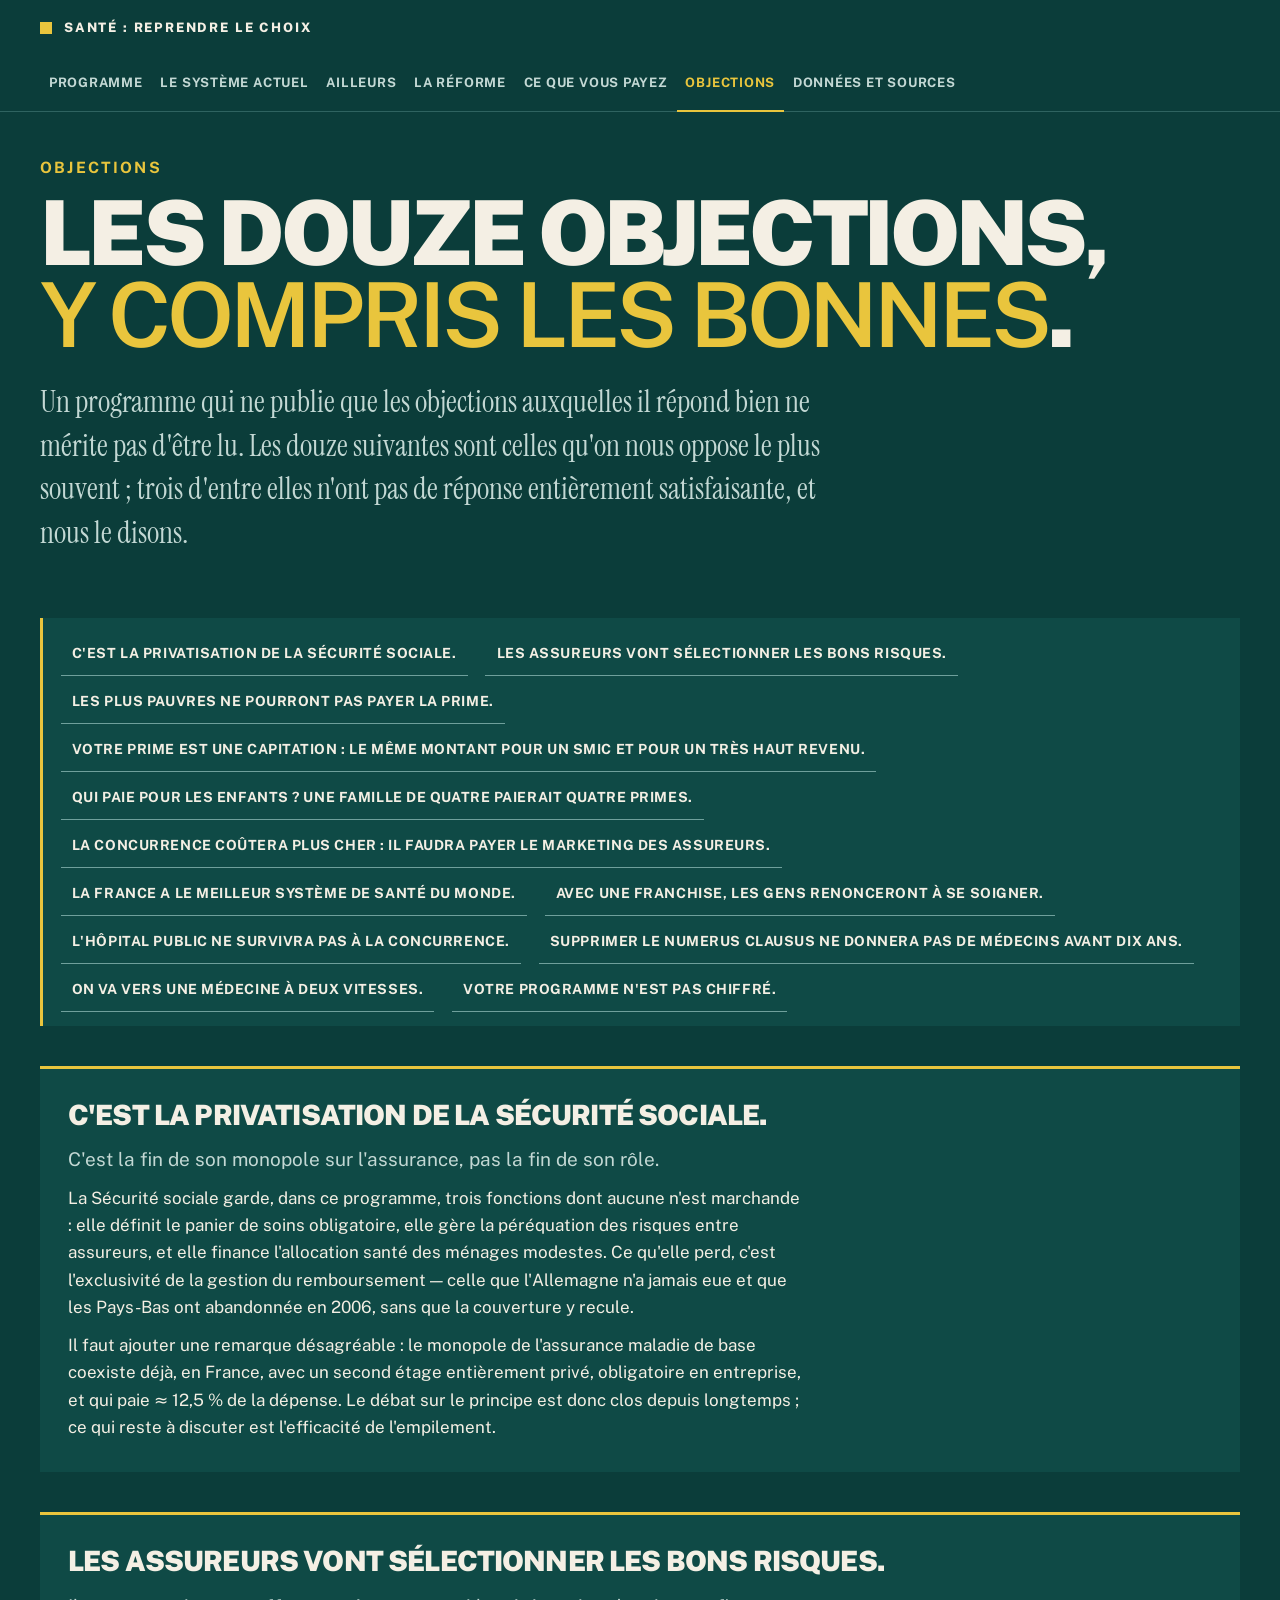
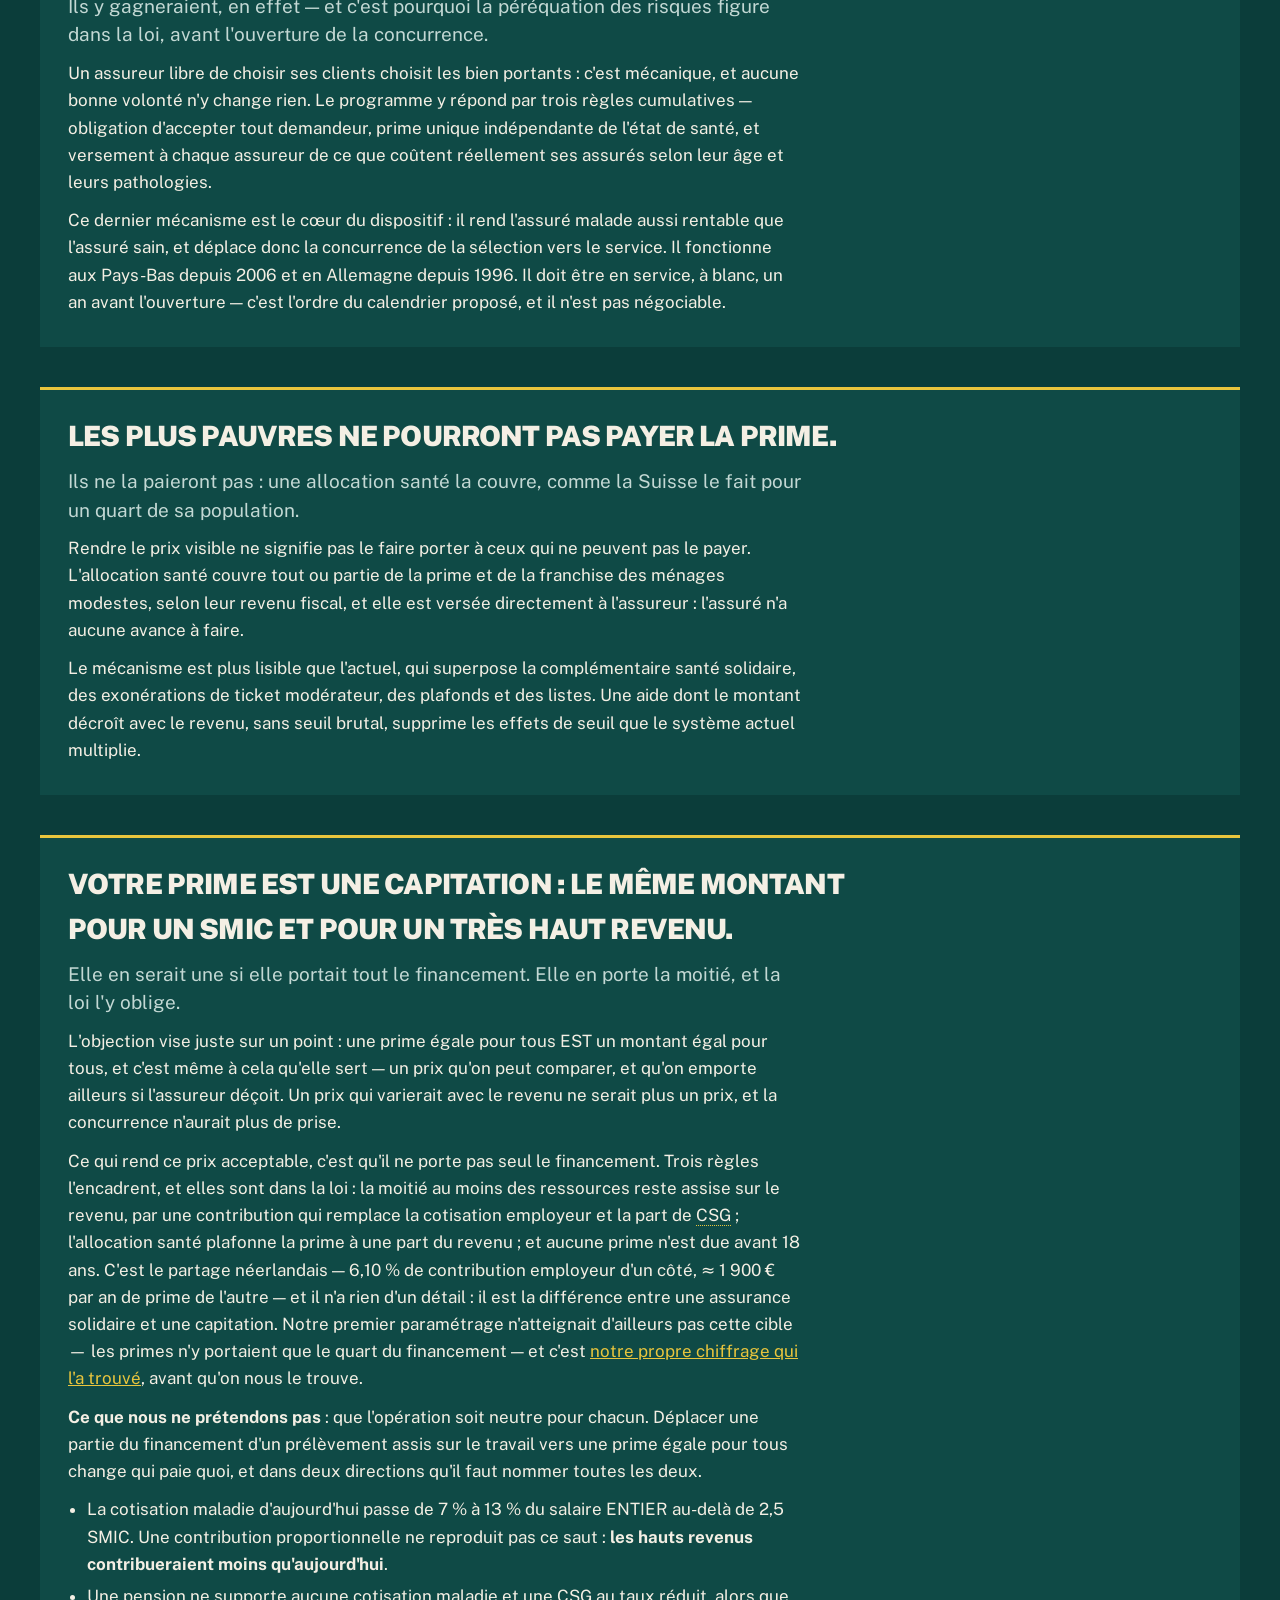
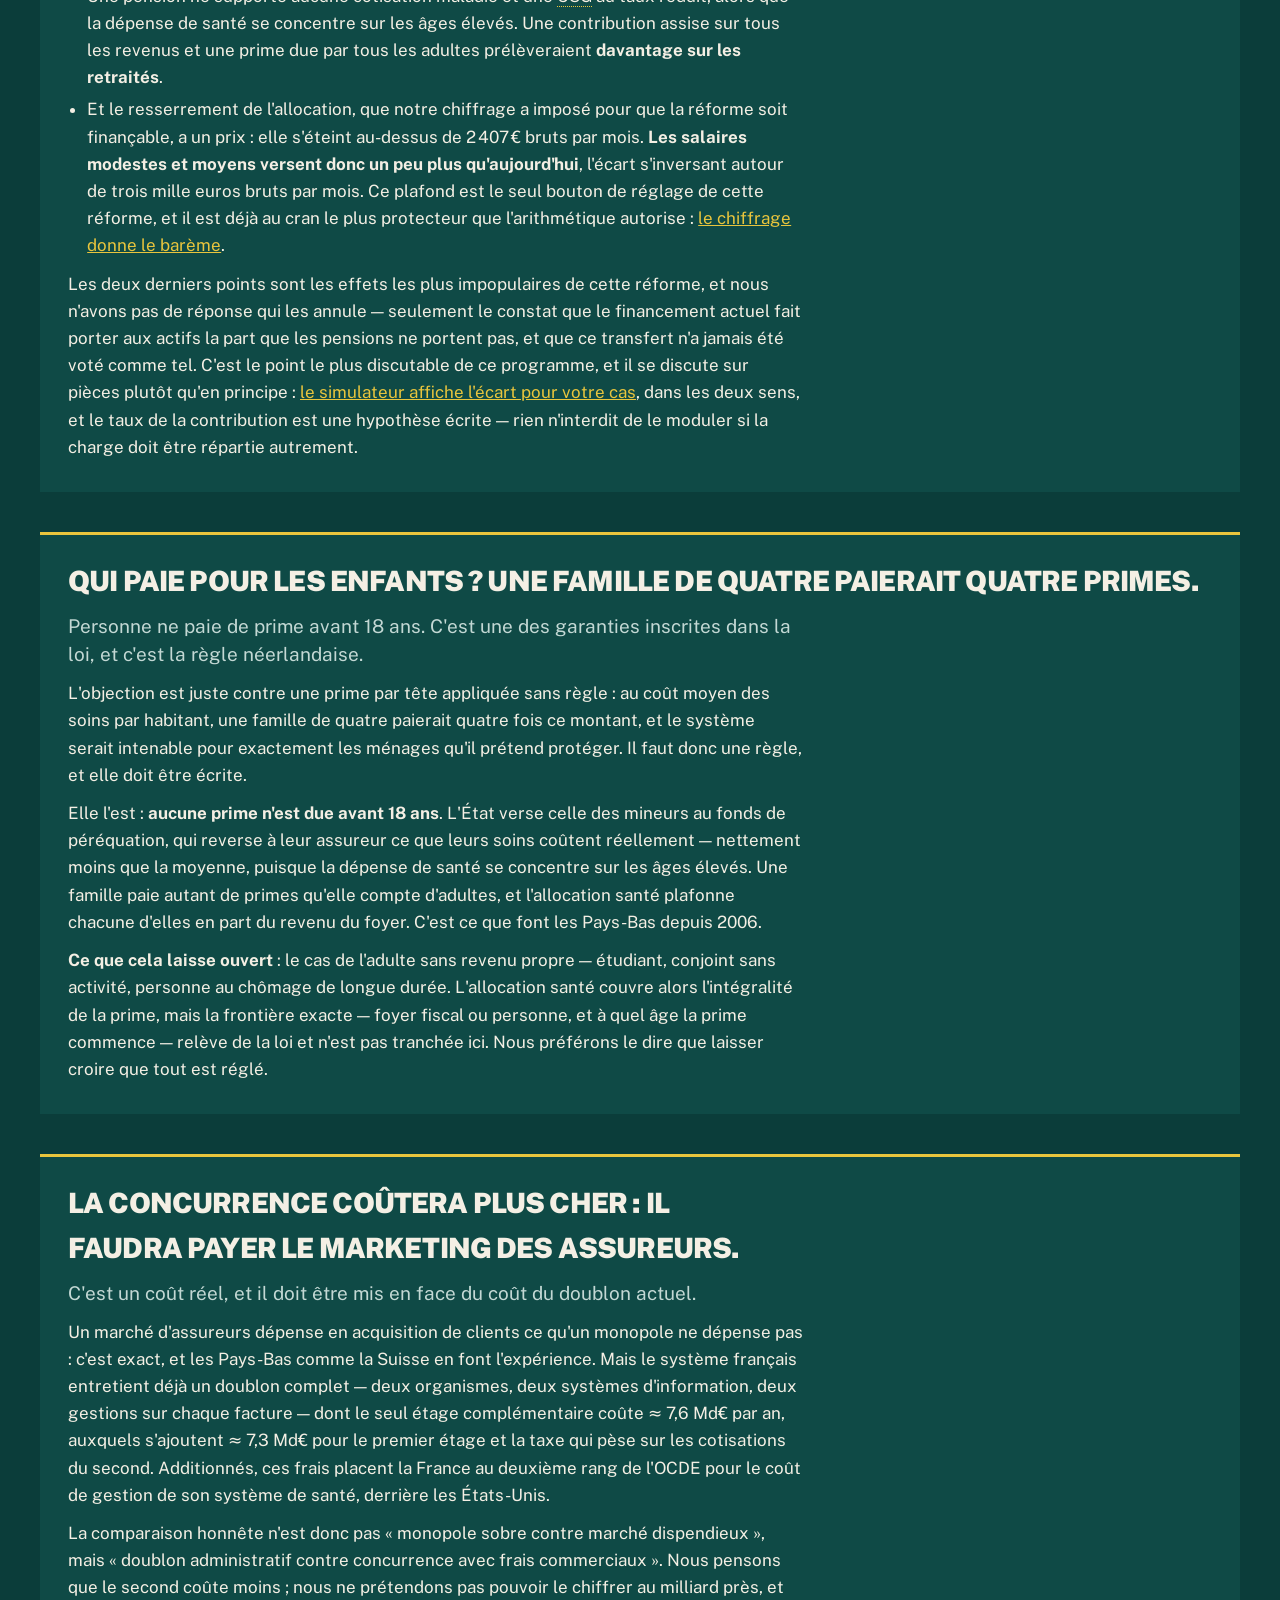
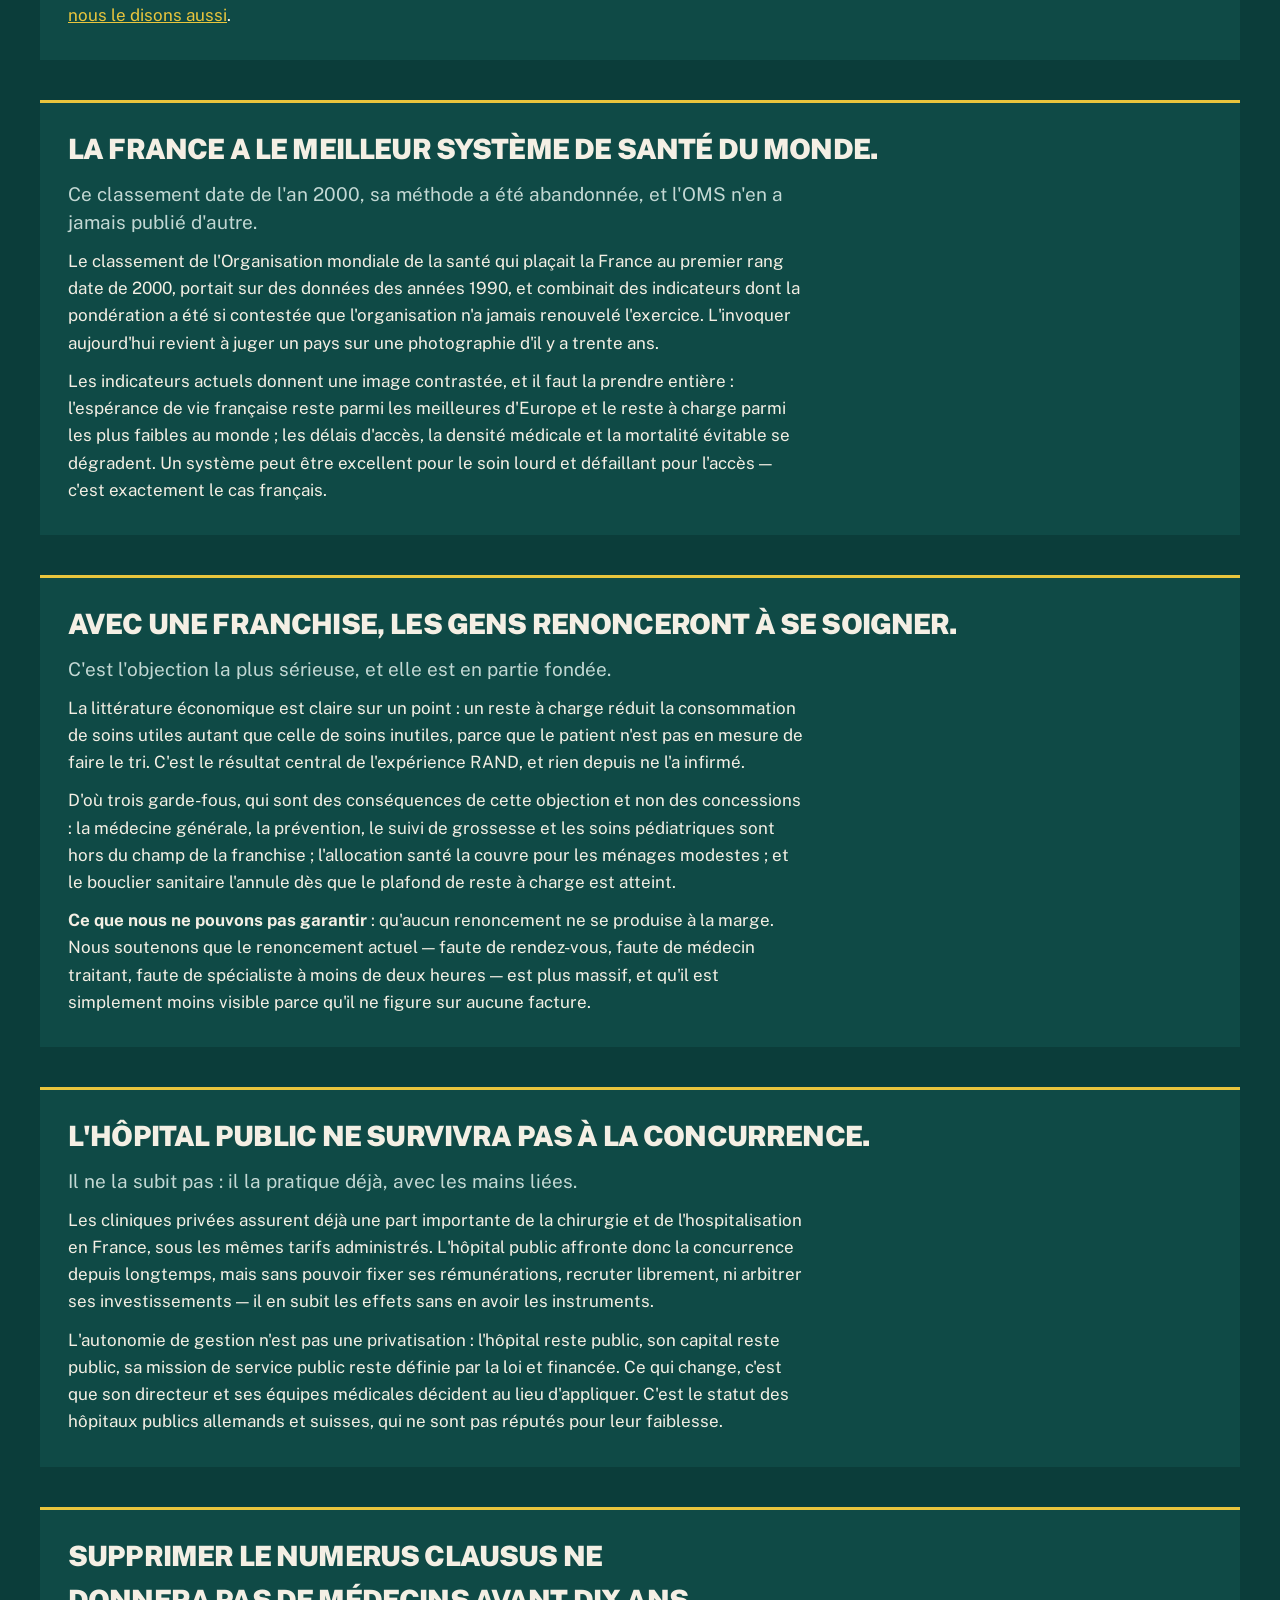
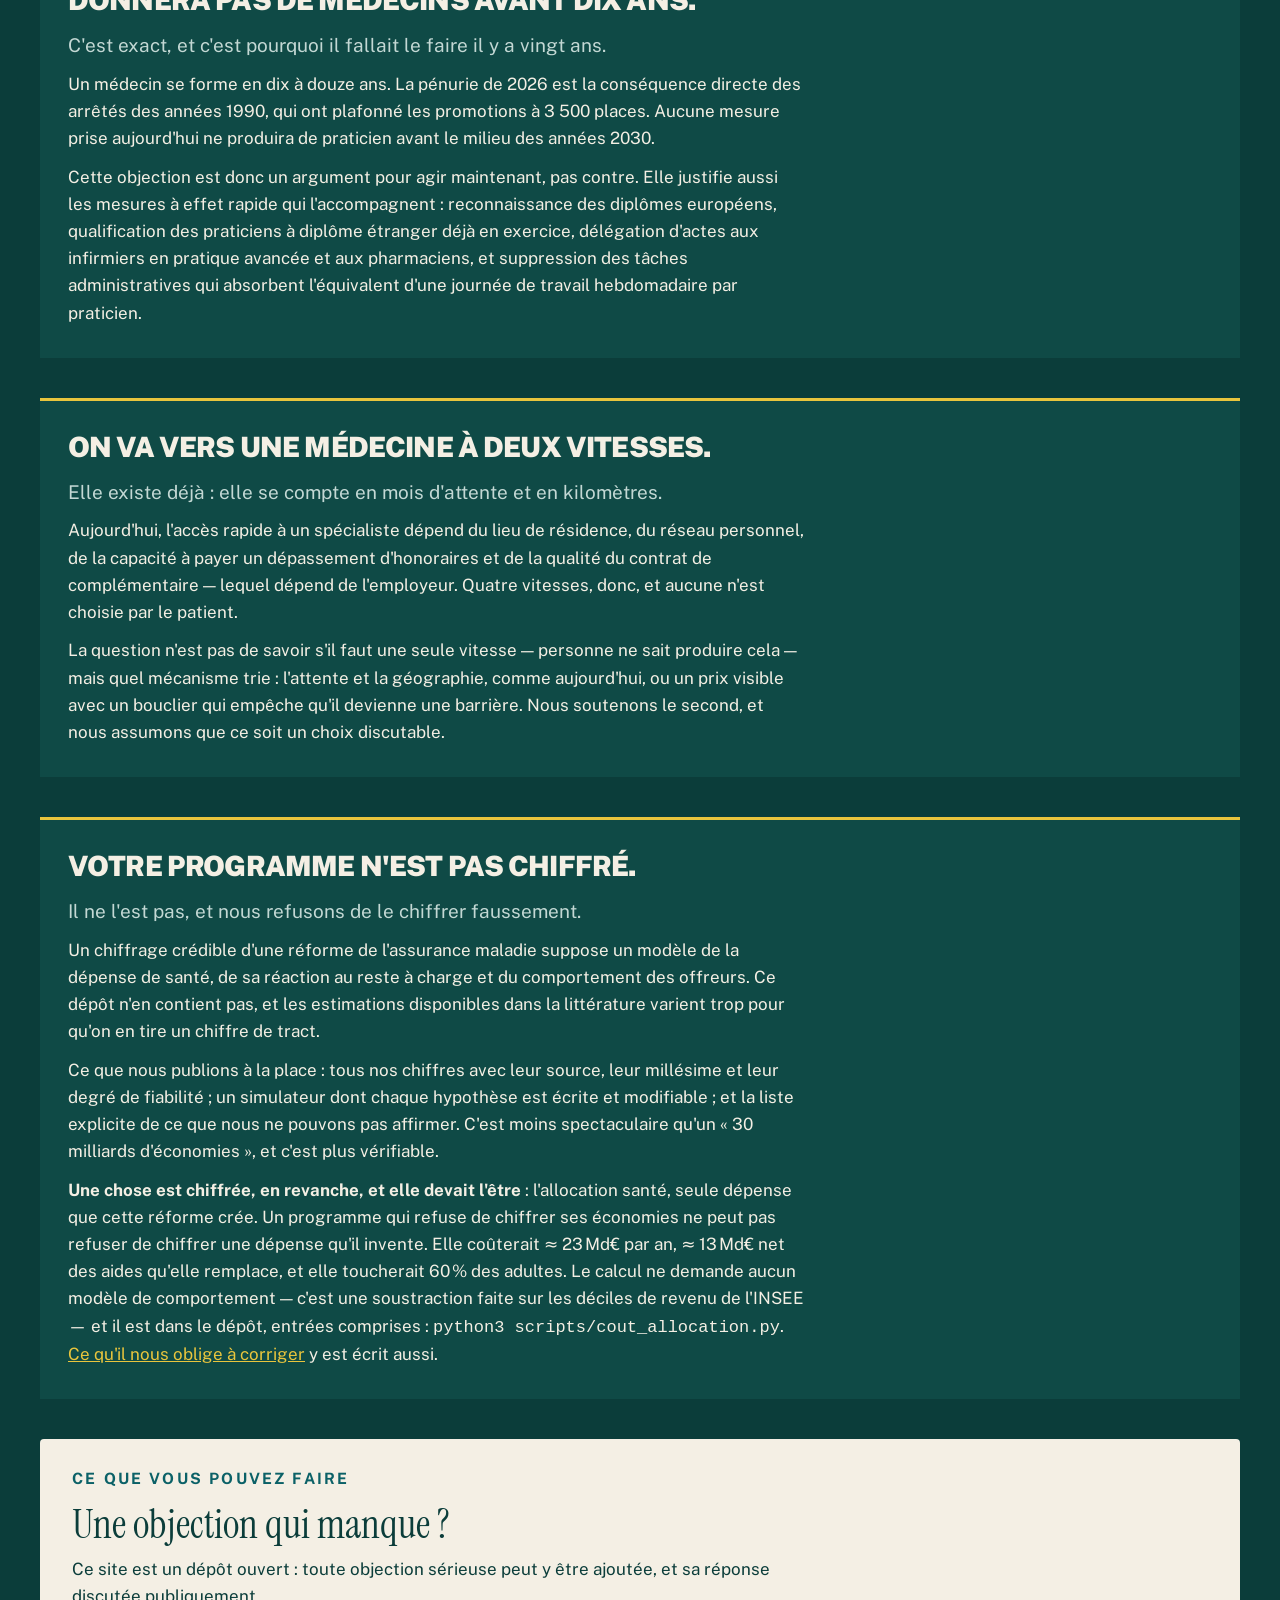
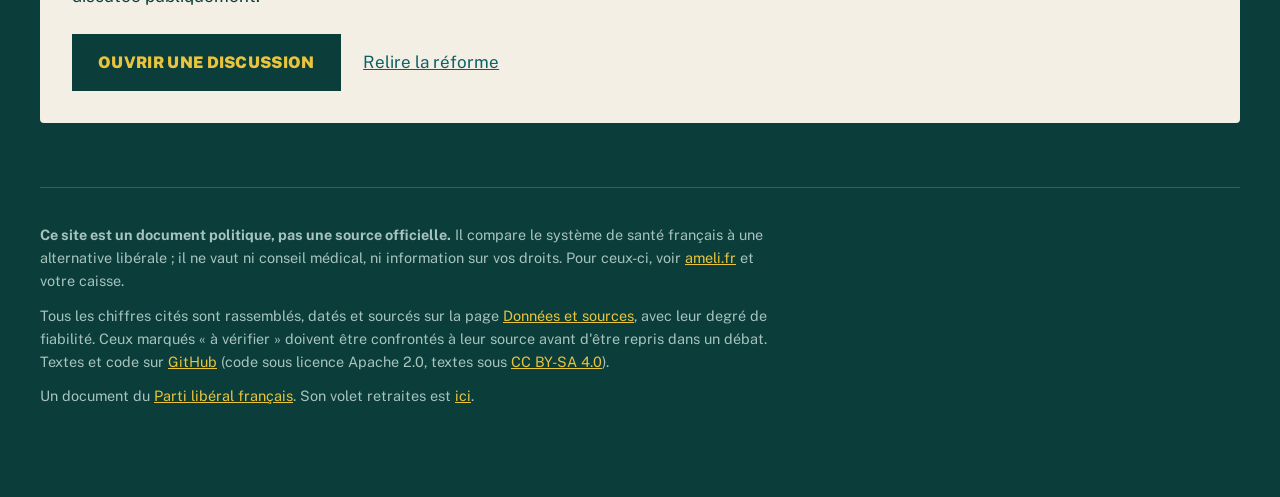
<file: objections.html>
<!doctype html>
<html lang="fr">
<head>
<meta charset="utf-8">
<meta name="viewport" content="width=device-width, initial-scale=1">
<!-- La couleur du bandeau de tête : sur un téléphone, la barre du navigateur
     la reprend, et la page commence où elle commence. -->
<meta name="theme-color" content="#0b3d3a">
<title>Les douze objections, y compris les bonnes</title>
<meta name="description" content="Privatisation, sélection des risques, prime forfaitaire, enfants à charge, renoncement aux soins, absence de chiffrage : les douze objections les plus sérieuses à ce programme, et nos réponses — y compris quand elles sont incomplètes.">
<link rel="icon" href="moteur/icone.svg" type="image/svg+xml">
<link rel="apple-touch-icon" href="moteur/icone.svg">
<link rel="stylesheet" href="moteur/style.css">
<!-- Écrit par scripts/construire_site.py depuis src/sante/. Ne pas modifier
     ici : la prochaine construction effacerait la correction. -->
</head>
<body>
<a class="evitement" href="#contenu">Aller au contenu</a>
<header class="bandeau"><div class="interieur">
  <p class="nom"><a href="index.html"><svg class="icone" viewBox="0 0 24 24" fill="none" stroke="currentColor" stroke-width="2" stroke-linecap="round" stroke-linejoin="round" aria-hidden="true" focusable="false"><path d="M22 12h-2.48a2 2 0 0 0-1.93 1.46l-2.35 8.36a.25.25 0 0 1-.48 0L9.24 2.18a.25.25 0 0 0-.48 0l-2.35 8.36A2 2 0 0 1 4.49 12H2" /></svg><span>Santé : reprendre le choix</span></a></p>
  <nav aria-label="Navigation principale"><span class="groupe"><span class="etiquette">Le programme</span><span class="liens"><a href="index.html">Programme</a></span></span><span class="groupe"><span class="etiquette">Le constat</span><span class="liens"><a href="diagnostic.html">Le système actuel</a><a href="comparaisons.html">Ailleurs</a></span></span><span class="groupe"><span class="etiquette">L&#x27;alternative</span><span class="liens"><a href="reforme.html">La réforme</a><a href="simulateur.html">Ce que vous payez</a><a href="objections.html" aria-current="page">Objections</a></span></span><span class="groupe"><span class="etiquette">La confiance</span><span class="liens"><a href="donnees.html">Données et sources</a></span></span></nav>
</div></header>
<main id="contenu" tabindex="-1">

<div class="affiche"><p class="surtitre">Objections</p><h1>Les douze objections, <strong class="cle-texte">y compris les bonnes</strong>.</h1><p class="chapeau">Un programme qui ne publie que les objections auxquelles il répond bien ne mérite pas d'être lu. Les douze suivantes sont celles qu'on nous oppose le plus souvent ; trois d'entre elles n'ont pas de réponse entièrement satisfaisante, et nous le disons.</p></div>
<nav class="plan" aria-label="Les douze objections"><p class="etiquette">Les douze objections</p><ol><li><a href="#objection-1" data-vers="objection-1">C&#x27;est la privatisation de la Sécurité sociale.</a></li><li><a href="#objection-2" data-vers="objection-2">Les assureurs vont sélectionner les bons risques.</a></li><li><a href="#objection-3" data-vers="objection-3">Les plus pauvres ne pourront pas payer la prime.</a></li><li><a href="#objection-4" data-vers="objection-4">Votre prime est une capitation : le même montant pour un SMIC et pour un très haut revenu.</a></li><li><a href="#objection-5" data-vers="objection-5">Qui paie pour les enfants ? Une famille de quatre paierait quatre primes.</a></li><li><a href="#objection-6" data-vers="objection-6">La concurrence coûtera plus cher : il faudra payer le marketing des assureurs.</a></li><li><a href="#objection-7" data-vers="objection-7">La France a le meilleur système de santé du monde.</a></li><li><a href="#objection-8" data-vers="objection-8">Avec une franchise, les gens renonceront à se soigner.</a></li><li><a href="#objection-9" data-vers="objection-9">L&#x27;hôpital public ne survivra pas à la concurrence.</a></li><li><a href="#objection-10" data-vers="objection-10">Supprimer le numerus clausus ne donnera pas de médecins avant dix ans.</a></li><li><a href="#objection-11" data-vers="objection-11">On va vers une médecine à deux vitesses.</a></li><li><a href="#objection-12" data-vers="objection-12">Votre programme n&#x27;est pas chiffré.</a></li></ol></nav>
<section class="cle" id="objection-1" tabindex="-1"><h3>C&#x27;est la privatisation de la Sécurité sociale.</h3><p class="reponse">C'est la fin de son monopole sur l'assurance, pas la fin de son rôle.</p>
<p>La Sécurité sociale garde, dans ce programme, trois fonctions dont aucune
n'est marchande : elle définit le panier de soins obligatoire, elle gère la
péréquation des risques entre assureurs, et elle finance l'allocation santé
des ménages modestes. Ce qu'elle perd, c'est l'exclusivité de la gestion du
remboursement — celle que l'Allemagne n'a jamais eue et que les Pays-Bas ont
abandonnée en 2006, sans que la couverture y recule.</p>
<p>Il faut ajouter une remarque désagréable : le monopole de l'assurance
maladie de base coexiste déjà, en France, avec un second étage entièrement
privé, obligatoire en entreprise, et qui paie ≈ 12,5 % de la dépense. Le débat
sur le principe est donc clos depuis longtemps ; ce qui reste à discuter est
l'efficacité de l'empilement.</p></section><section class="cle" id="objection-2" tabindex="-1"><h3>Les assureurs vont sélectionner les bons risques.</h3><p class="reponse">Ils y gagneraient, en effet — et c'est pourquoi la péréquation des risques figure dans la loi, avant l'ouverture de la concurrence.</p>
<p>Un assureur libre de choisir ses clients choisit les bien portants : c'est
mécanique, et aucune bonne volonté n'y change rien. Le programme y répond par
trois règles cumulatives — obligation d'accepter tout demandeur, prime unique
indépendante de l'état de santé, et versement à chaque assureur de ce que
coûtent réellement ses assurés selon leur âge et leurs pathologies.</p>
<p>Ce dernier mécanisme est le cœur du dispositif : il rend l'assuré malade
aussi rentable que l'assuré sain, et déplace donc la concurrence de la
sélection vers le service. Il fonctionne aux Pays-Bas depuis 2006 et en
Allemagne depuis 1996. Il doit être en service, à blanc, un an avant
l'ouverture — c'est l'ordre du calendrier proposé, et il n'est pas
négociable.</p></section><section class="cle" id="objection-3" tabindex="-1"><h3>Les plus pauvres ne pourront pas payer la prime.</h3><p class="reponse">Ils ne la paieront pas : une allocation santé la couvre, comme la Suisse le fait pour un quart de sa population.</p>
<p>Rendre le prix visible ne signifie pas le faire porter à ceux qui ne peuvent
pas le payer. L'allocation santé couvre tout ou partie de la prime et de la
franchise des ménages modestes, selon leur revenu fiscal, et elle est versée
directement à l'assureur : l'assuré n'a aucune avance à faire.</p>
<p>Le mécanisme est plus lisible que l'actuel, qui superpose la complémentaire
santé solidaire, des exonérations de ticket modérateur, des plafonds et des
listes. Une aide dont le montant décroît avec le revenu, sans seuil brutal,
supprime les effets de seuil que le système actuel multiplie.</p></section><section class="cle" id="objection-4" tabindex="-1"><h3>Votre prime est une capitation : le même montant pour un SMIC et pour un très haut revenu.</h3><p class="reponse">Elle en serait une si elle portait tout le financement. Elle en porte la moitié, et la loi l'y oblige.</p>
<p>L'objection vise juste sur un point : une prime égale pour tous EST un
montant égal pour tous, et c'est même à cela qu'elle sert — un prix qu'on peut
comparer, et qu'on emporte ailleurs si l'assureur déçoit. Un prix qui varierait
avec le revenu ne serait plus un prix, et la concurrence n'aurait plus de
prise.</p>
<p>Ce qui rend ce prix acceptable, c'est qu'il ne porte pas seul le
financement. Trois règles l'encadrent, et elles sont dans la loi : la moitié au
moins des ressources reste assise sur le revenu, par une contribution qui
remplace la cotisation employeur et la part de <span class="mot"><span class="terme" role="button" tabindex="0" aria-expanded="false">CSG</span><span class="bulle" role="note" hidden>Contribution sociale généralisée : un prélèvement de 9,2 % sur les revenus d&#x27;activité, qui finance notamment l&#x27;assurance maladie. Contrairement aux cotisations, elle pèse aussi sur les retraites et les revenus du capital.</span></span> ; l'allocation santé
plafonne la prime à une part du revenu ; et aucune prime n'est due avant 18
ans. C'est le partage néerlandais — 6,10 % de contribution employeur
d'un côté, ≈ 1 900 € par an de prime de l'autre — et il n'a rien d'un détail : il est
la différence entre une assurance solidaire et une capitation. Notre premier
paramétrage n'atteignait d'ailleurs pas cette cible — les primes n'y portaient
que le quart du financement — et c'est
<a href="reforme.html#financement">notre propre chiffrage qui l'a trouvé</a>,
avant qu'on nous le trouve.</p>
<p><strong>Ce que nous ne prétendons pas</strong> : que l'opération soit neutre
pour chacun. Déplacer une partie du financement d'un prélèvement assis sur le
travail vers une prime égale pour tous change qui paie quoi, et dans deux
directions qu'il faut nommer toutes les deux.</p>
<ul class="serree">
  <li>La cotisation maladie d'aujourd'hui passe de 7 % à 13 % du salaire
  ENTIER au-delà de 2,5 SMIC. Une contribution proportionnelle ne reproduit
  pas ce saut : <strong>les hauts revenus contribueraient moins
  qu'aujourd'hui</strong>.</li>
  <li>Une pension ne supporte aucune cotisation maladie et une <span class="mot"><span class="terme" role="button" tabindex="0" aria-expanded="false">CSG</span><span class="bulle" role="note" hidden>Contribution sociale généralisée : un prélèvement de 9,2 % sur les revenus d&#x27;activité, qui finance notamment l&#x27;assurance maladie. Contrairement aux cotisations, elle pèse aussi sur les retraites et les revenus du capital.</span></span> au taux
  réduit, alors que la dépense de santé se concentre sur les âges élevés. Une
  contribution assise sur tous les revenus et une prime due par tous les
  adultes prélèveraient <strong>davantage sur les retraités</strong>.</li>
  <li>Et le resserrement de l'allocation, que notre chiffrage a imposé pour
  que la réforme soit finançable, a un prix : elle s'éteint au-dessus de
  2 407 € bruts par mois. <strong>Les salaires modestes et moyens versent
  donc un peu plus qu'aujourd'hui</strong>, l'écart s'inversant autour de
  trois mille euros bruts par mois. Ce plafond est le seul bouton de réglage
  de cette réforme, et il est déjà au cran le plus protecteur que
  l'arithmétique autorise :
  <a href="reforme.html#financement">le chiffrage donne le barème</a>.</li>
</ul>
<p>Les deux derniers points sont les effets les plus impopulaires de cette
réforme, et nous n'avons pas de réponse qui les annule — seulement le constat
que le financement actuel fait porter aux actifs la part que les pensions ne
portent pas, et que ce transfert n'a jamais été voté comme tel. C'est le point le plus discutable
de ce programme, et il se discute sur pièces plutôt qu'en principe :
<a href="simulateur.html">le simulateur affiche l'écart pour votre cas</a>,
dans les deux sens, et le taux de la contribution est une hypothèse écrite —
rien n'interdit de le moduler si la charge doit être répartie autrement.</p></section><section class="cle" id="objection-5" tabindex="-1"><h3>Qui paie pour les enfants ? Une famille de quatre paierait quatre primes.</h3><p class="reponse">Personne ne paie de prime avant 18 ans. C'est une des garanties inscrites dans la loi, et c'est la règle néerlandaise.</p>
<p>L'objection est juste contre une prime par tête appliquée sans règle : au
coût moyen des soins par habitant, une famille de quatre paierait quatre fois
ce montant, et le système serait intenable pour exactement les ménages qu'il
prétend protéger. Il faut donc une règle, et elle doit être écrite.</p>
<p>Elle l'est : <strong>aucune prime n'est due avant 18 ans</strong>. L'État
verse celle des mineurs au fonds de péréquation, qui reverse à leur assureur ce
que leurs soins coûtent réellement — nettement moins que la moyenne, puisque la
dépense de santé se concentre sur les âges élevés. Une famille paie autant de
primes qu'elle compte d'adultes, et l'allocation santé plafonne chacune d'elles
en part du revenu du foyer. C'est ce que font les Pays-Bas depuis 2006.</p>
<p><strong>Ce que cela laisse ouvert</strong> : le cas de l'adulte sans revenu
propre — étudiant, conjoint sans activité, personne au chômage de longue durée.
L'allocation santé couvre alors l'intégralité de la prime, mais la frontière
exacte — foyer fiscal ou personne, et à quel âge la prime commence — relève de
la loi et n'est pas tranchée ici. Nous préférons le dire que laisser croire que
tout est réglé.</p></section><section class="cle" id="objection-6" tabindex="-1"><h3>La concurrence coûtera plus cher : il faudra payer le marketing des assureurs.</h3><p class="reponse">C'est un coût réel, et il doit être mis en face du coût du doublon actuel.</p>
<p>Un marché d'assureurs dépense en acquisition de clients ce qu'un monopole ne
dépense pas : c'est exact, et les Pays-Bas comme la Suisse en font
l'expérience. Mais le système français entretient déjà un doublon complet —
deux organismes, deux systèmes d'information, deux gestions sur chaque
facture — dont le seul étage complémentaire coûte ≈ 7,6 Md€ par an, auxquels
s'ajoutent ≈ 7,3 Md€ pour le premier étage et la taxe qui pèse sur les
cotisations du second. Additionnés, ces frais placent la France au deuxième
rang de l'OCDE pour le coût de gestion de son système de santé, derrière les
États-Unis.</p>
<p>La comparaison honnête n'est donc pas « monopole sobre contre marché
dispendieux », mais « doublon administratif contre concurrence avec frais
commerciaux ». Nous pensons que le second coûte moins ; nous ne prétendons pas
pouvoir le chiffrer au milliard près, et
<a href="reforme.html#financement">nous le disons aussi</a>.</p></section><section class="cle" id="objection-7" tabindex="-1"><h3>La France a le meilleur système de santé du monde.</h3><p class="reponse">Ce classement date de l'an 2000, sa méthode a été abandonnée, et l'OMS n'en a jamais publié d'autre.</p>
<p>Le classement de l'Organisation mondiale de la santé qui plaçait la France
au premier rang date de 2000, portait sur des données des années 1990, et
combinait des indicateurs dont la pondération a été si contestée que
l'organisation n'a jamais renouvelé l'exercice. L'invoquer aujourd'hui revient
à juger un pays sur une photographie d'il y a trente ans.</p>
<p>Les indicateurs actuels donnent une image contrastée, et il faut la prendre
entière : l'espérance de vie française reste parmi les meilleures d'Europe et
le reste à charge parmi les plus faibles au monde ; les délais d'accès, la
densité médicale et la mortalité évitable se dégradent. Un système peut être
excellent pour le soin lourd et défaillant pour l'accès — c'est exactement le
cas français.</p></section><section class="cle" id="objection-8" tabindex="-1"><h3>Avec une franchise, les gens renonceront à se soigner.</h3><p class="reponse">C'est l'objection la plus sérieuse, et elle est en partie fondée.</p>
<p>La littérature économique est claire sur un point : un reste à charge réduit
la consommation de soins utiles autant que celle de soins inutiles, parce que
le patient n'est pas en mesure de faire le tri. C'est le résultat central de
l'expérience RAND, et rien depuis ne l'a infirmé.</p>
<p>D'où trois garde-fous, qui sont des conséquences de cette objection et non
des concessions : la médecine générale, la prévention, le suivi de grossesse et
les soins pédiatriques sont hors du champ de la franchise ; l'allocation santé
la couvre pour les ménages modestes ; et le bouclier sanitaire l'annule dès que
le plafond de reste à charge est atteint.</p>
<p><strong>Ce que nous ne pouvons pas garantir</strong> : qu'aucun renoncement
ne se produise à la marge. Nous soutenons que le renoncement actuel — faute de
rendez-vous, faute de médecin traitant, faute de spécialiste à moins de deux
heures — est plus massif, et qu'il est simplement moins visible parce qu'il ne
figure sur aucune facture.</p></section><section class="cle" id="objection-9" tabindex="-1"><h3>L&#x27;hôpital public ne survivra pas à la concurrence.</h3><p class="reponse">Il ne la subit pas : il la pratique déjà, avec les mains liées.</p>
<p>Les cliniques privées assurent déjà une part importante de la chirurgie et
de l'hospitalisation en France, sous les mêmes tarifs administrés. L'hôpital
public affronte donc la concurrence depuis longtemps, mais sans pouvoir fixer
ses rémunérations, recruter librement, ni arbitrer ses investissements — il en
subit les effets sans en avoir les instruments.</p>
<p>L'autonomie de gestion n'est pas une privatisation : l'hôpital reste public,
son capital reste public, sa mission de service public reste définie par la
loi et financée. Ce qui change, c'est que son directeur et ses équipes
médicales décident au lieu d'appliquer. C'est le statut des hôpitaux publics
allemands et suisses, qui ne sont pas réputés pour leur faiblesse.</p></section><section class="cle" id="objection-10" tabindex="-1"><h3>Supprimer le numerus clausus ne donnera pas de médecins avant dix ans.</h3><p class="reponse">C'est exact, et c'est pourquoi il fallait le faire il y a vingt ans.</p>
<p>Un médecin se forme en dix à douze ans. La pénurie de 2026 est la
conséquence directe des arrêtés des années 1990, qui ont plafonné les
promotions à 3 500 places. Aucune mesure prise aujourd'hui ne produira de
praticien avant le milieu des années 2030.</p>
<p>Cette objection est donc un argument pour agir maintenant, pas contre. Elle
justifie aussi les mesures à effet rapide qui l'accompagnent : reconnaissance
des diplômes européens, qualification des praticiens à diplôme étranger déjà
en exercice, délégation d'actes aux infirmiers en pratique avancée et aux
pharmaciens, et suppression des tâches administratives qui absorbent
l'équivalent d'une journée de travail hebdomadaire par praticien.</p></section><section class="cle" id="objection-11" tabindex="-1"><h3>On va vers une médecine à deux vitesses.</h3><p class="reponse">Elle existe déjà : elle se compte en mois d'attente et en kilomètres.</p>
<p>Aujourd'hui, l'accès rapide à un spécialiste dépend du lieu de résidence, du
réseau personnel, de la capacité à payer un dépassement d'honoraires et de la
qualité du contrat de complémentaire — lequel dépend de l'employeur. Quatre
vitesses, donc, et aucune n'est choisie par le patient.</p>
<p>La question n'est pas de savoir s'il faut une seule vitesse — personne ne
sait produire cela — mais quel mécanisme trie : l'attente et la géographie,
comme aujourd'hui, ou un prix visible avec un bouclier qui empêche qu'il
devienne une barrière. Nous soutenons le second, et nous assumons que ce soit
un choix discutable.</p></section><section class="cle" id="objection-12" tabindex="-1"><h3>Votre programme n&#x27;est pas chiffré.</h3><p class="reponse">Il ne l'est pas, et nous refusons de le chiffrer faussement.</p>
<p>Un chiffrage crédible d'une réforme de l'assurance maladie suppose un modèle
de la dépense de santé, de sa réaction au reste à charge et du comportement des
offreurs. Ce dépôt n'en contient pas, et les estimations disponibles dans la
littérature varient trop pour qu'on en tire un chiffre de tract.</p>
<p>Ce que nous publions à la place : tous nos chiffres avec leur source, leur
millésime et leur degré de fiabilité ; un simulateur dont chaque hypothèse est
écrite et modifiable ; et la liste explicite de ce que nous ne pouvons pas
affirmer. C'est moins spectaculaire qu'un « 30 milliards d'économies », et
c'est plus vérifiable.</p>
<p><strong>Une chose est chiffrée, en revanche, et elle devait l'être</strong> :
l'allocation santé, seule dépense que cette réforme crée. Un programme qui
refuse de chiffrer ses économies ne peut pas refuser de chiffrer une dépense
qu'il invente. Elle coûterait ≈ 23 Md€ par an, ≈ 13 Md€ net des
aides qu'elle remplace, et elle toucherait 60 % des adultes. Le
calcul ne demande aucun modèle de comportement — c'est une soustraction faite
sur les déciles de revenu de l'INSEE — et il est dans le dépôt, entrées
comprises : <code>python3 scripts/cout_allocation.py</code>.
<a href="reforme.html#financement">Ce qu'il nous oblige à corriger</a> y est
écrit aussi.</p></section>

<div class="creme">
<p class="surtitre">Ce que vous pouvez faire</p>
<h2 class="serif" style="margin:0">Une objection qui manque ?</h2>
<p>Ce site est un dépôt ouvert : toute objection sérieuse peut y être ajoutée, et sa réponse discutée publiquement.</p>
<p class="actions"><a class="bouton" href="https://github.com/g-pliberal/sante/issues">Ouvrir une discussion</a><a href="reforme.html">Relire la réforme</a></p>
</div>

</main>
<footer>
  <p><strong>Ce site est un document politique, pas une source officielle.</strong>
  Il compare le système de santé français à une alternative libérale ; il ne
  vaut ni conseil médical, ni information sur vos droits. Pour ceux-ci, voir
  <a href="https://www.ameli.fr/">ameli.fr</a> et votre caisse.</p>
  <p>Tous les chiffres cités sont rassemblés, datés et sourcés sur la page
  <a href="donnees.html">Données et sources</a>, avec leur degré de fiabilité.
  Ceux marqués « à vérifier » doivent être confrontés à leur source avant
  d'être repris dans un débat. Textes et code sur
  <a href="https://github.com/g-pliberal/sante">GitHub</a> (code sous licence Apache 2.0, textes sous
  <a href="https://creativecommons.org/licenses/by-sa/4.0/deed.fr">CC BY-SA 4.0</a>).</p>
  <p class="retour-site">Un document du
  <a href="https://partiliberalfrancais.fr/" target="_top">Parti libéral français</a>. Son volet
  retraites est <a href="https://github.com/g-pliberal/retraitecomptenotionelle">ici</a>.</p>
</footer>
<script type="module" src="moteur/js/site.js"></script>
</body>
</html>
</file>
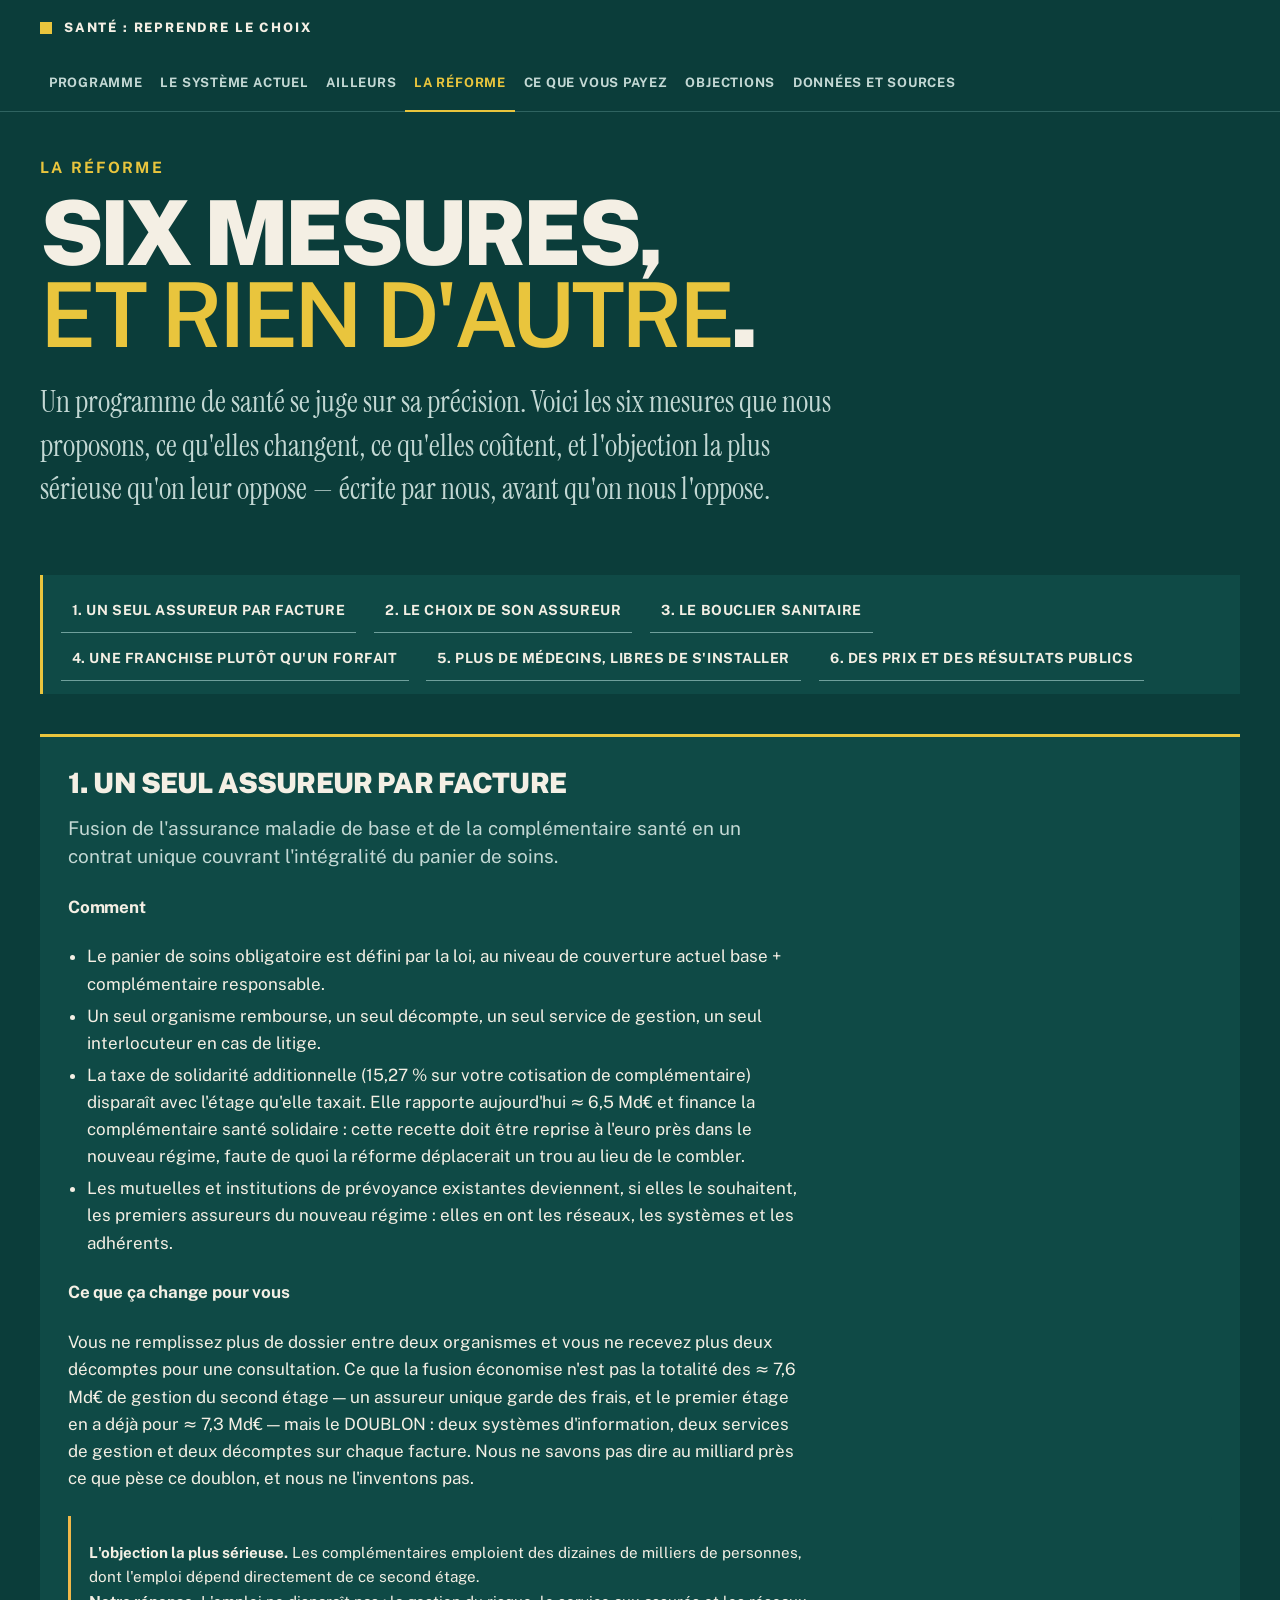
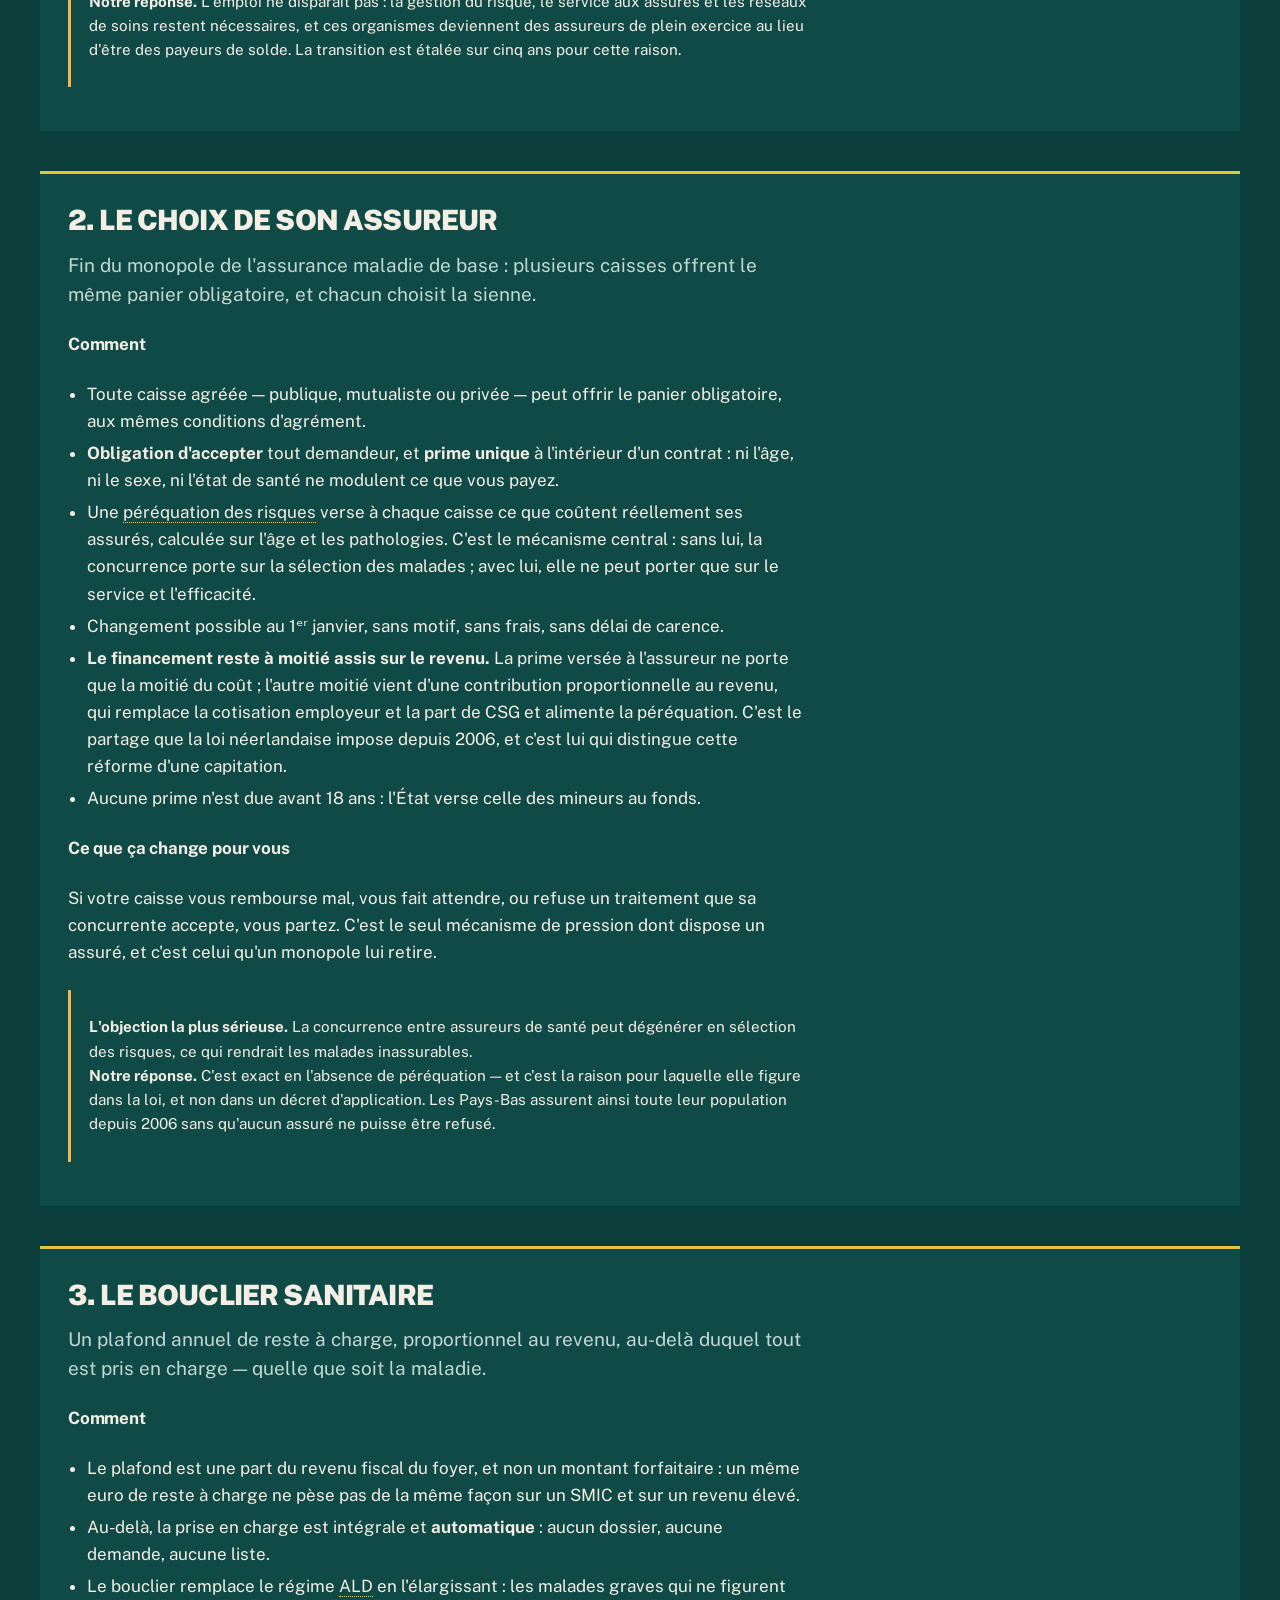
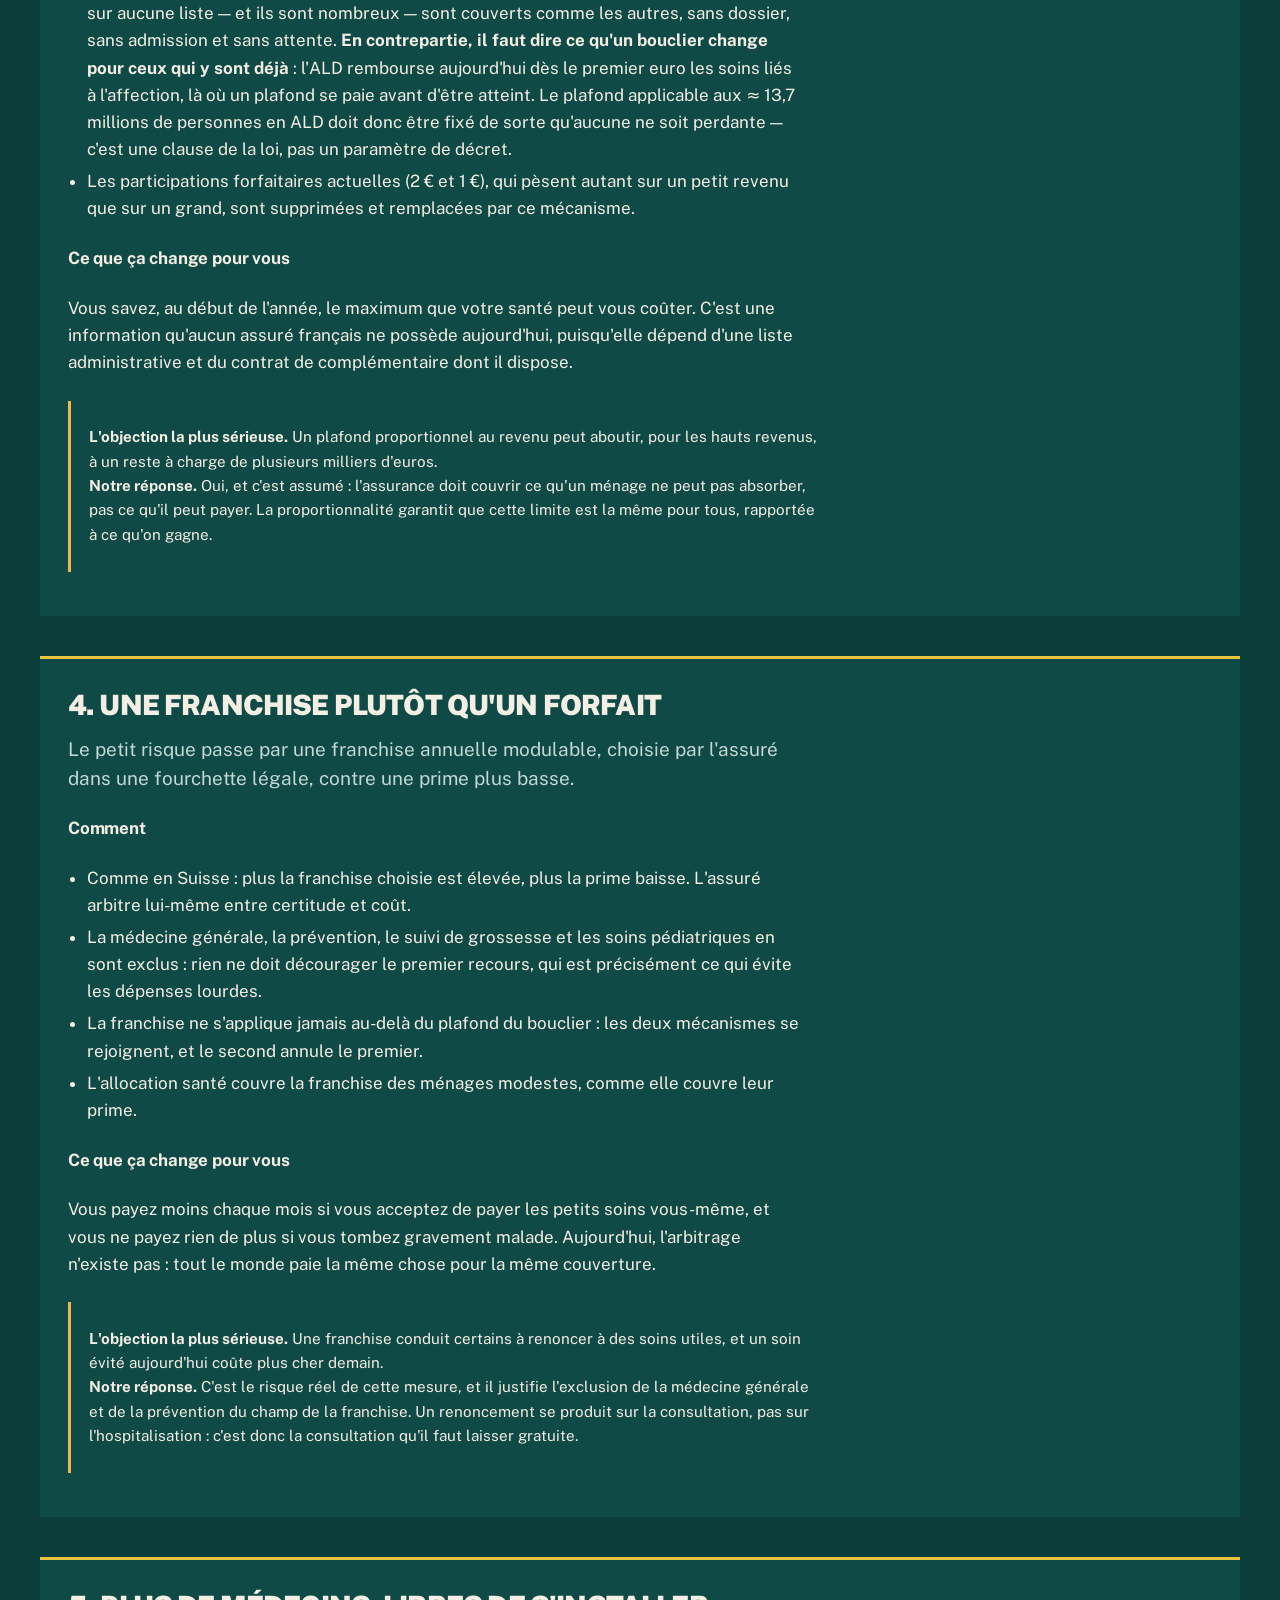
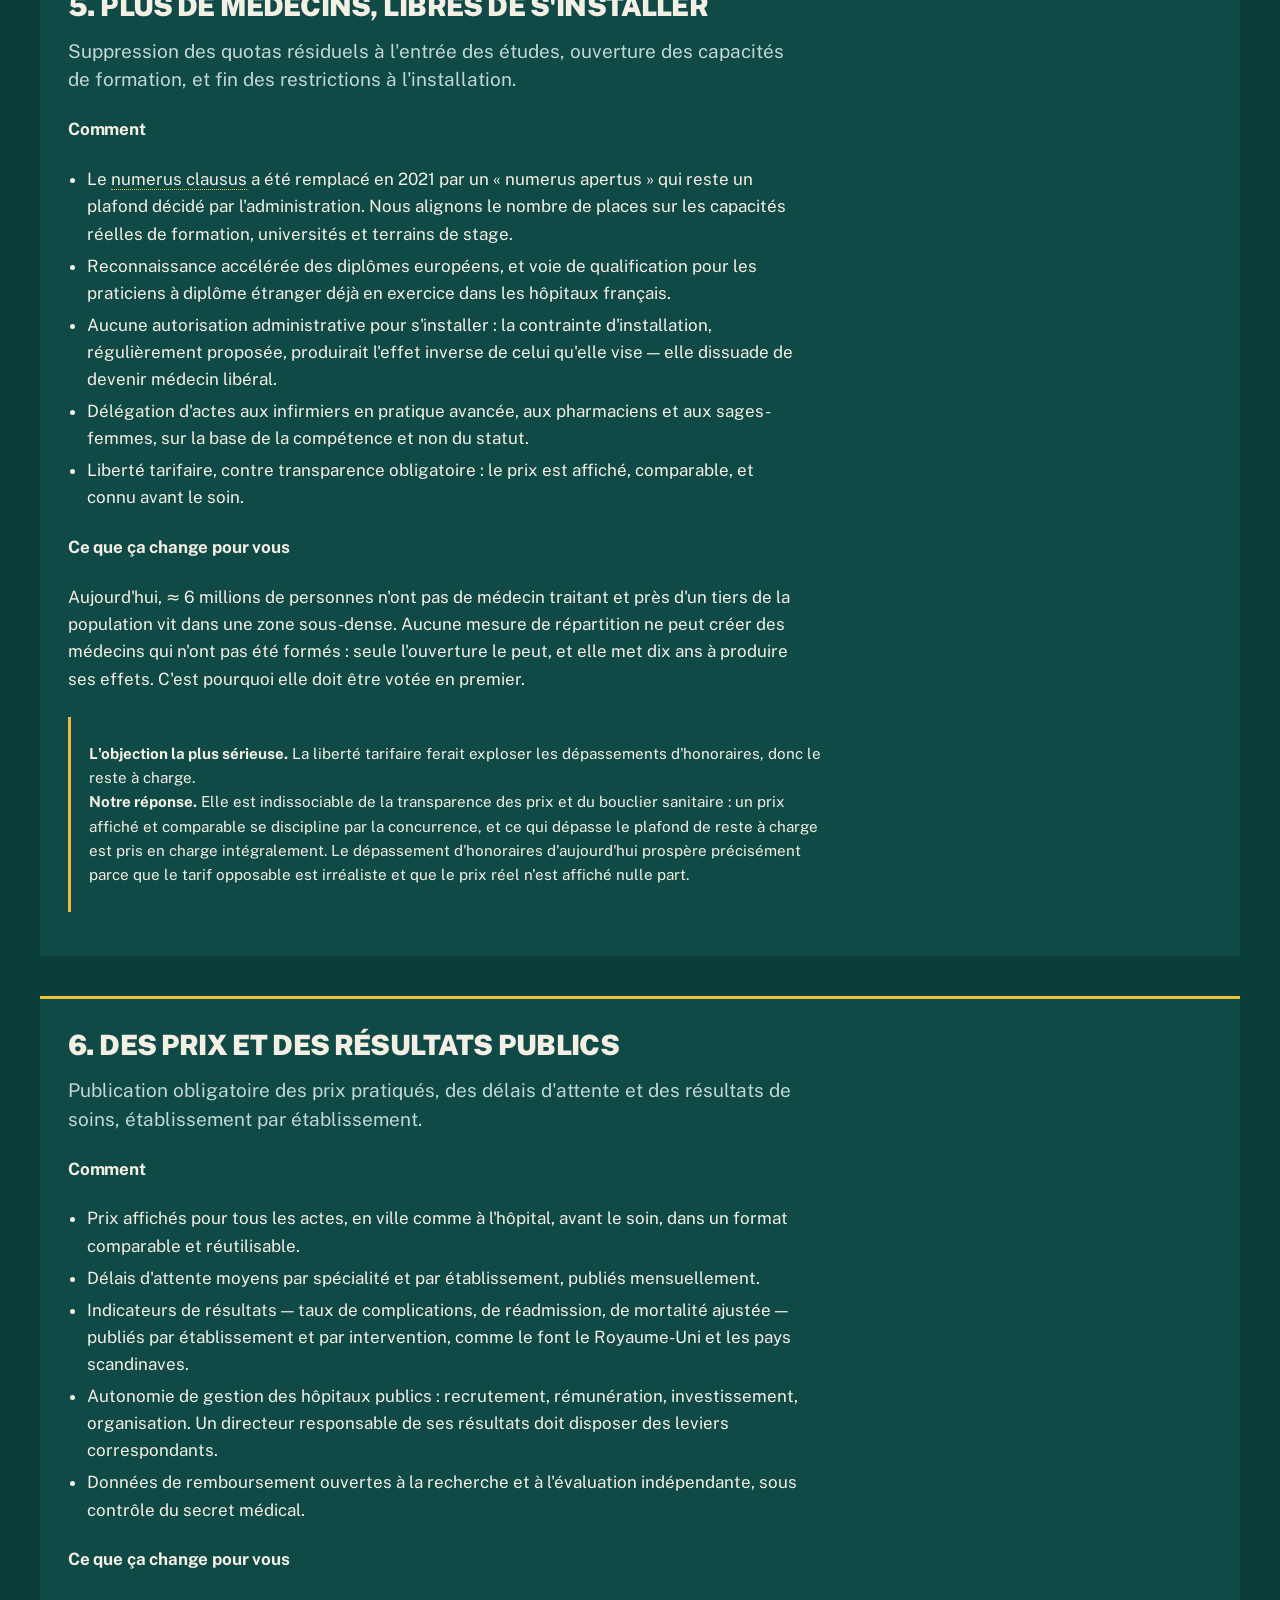
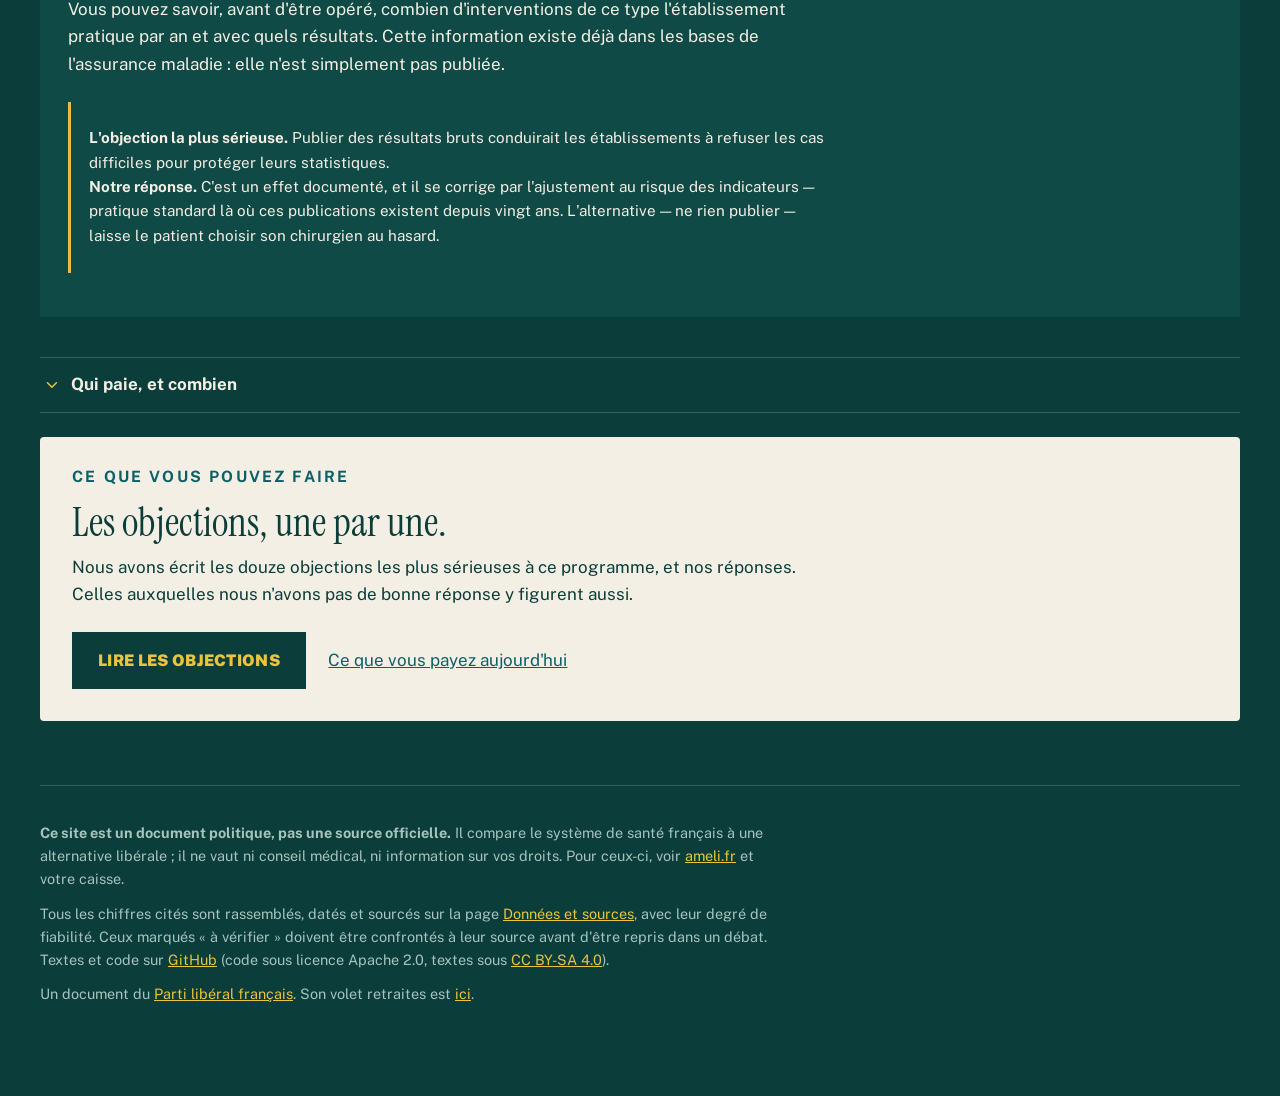
<file: reforme.html>
<!doctype html>
<html lang="fr">
<head>
<meta charset="utf-8">
<meta name="viewport" content="width=device-width, initial-scale=1">
<!-- La couleur du bandeau de tête : sur un téléphone, la barre du navigateur
     la reprend, et la page commence où elle commence. -->
<meta name="theme-color" content="#0b3d3a">
<title>La réforme, en six mesures</title>
<meta name="description" content="Un seul assureur par facture, le libre choix de sa caisse, un bouclier sanitaire, une franchise plutôt qu&#x27;un forfait, plus de médecins libres de s&#x27;installer, des prix et des résultats publics.">
<link rel="icon" href="moteur/icone.svg" type="image/svg+xml">
<link rel="apple-touch-icon" href="moteur/icone.svg">
<link rel="stylesheet" href="moteur/style.css">
<!-- Écrit par scripts/construire_site.py depuis src/sante/. Ne pas modifier
     ici : la prochaine construction effacerait la correction. -->
</head>
<body>
<a class="evitement" href="#contenu">Aller au contenu</a>
<header class="bandeau"><div class="interieur">
  <p class="nom"><a href="index.html"><svg class="icone" viewBox="0 0 24 24" fill="none" stroke="currentColor" stroke-width="2" stroke-linecap="round" stroke-linejoin="round" aria-hidden="true" focusable="false"><path d="M22 12h-2.48a2 2 0 0 0-1.93 1.46l-2.35 8.36a.25.25 0 0 1-.48 0L9.24 2.18a.25.25 0 0 0-.48 0l-2.35 8.36A2 2 0 0 1 4.49 12H2" /></svg><span>Santé : reprendre le choix</span></a></p>
  <nav aria-label="Navigation principale"><span class="groupe"><span class="etiquette">Le programme</span><span class="liens"><a href="index.html">Programme</a></span></span><span class="groupe"><span class="etiquette">Le constat</span><span class="liens"><a href="diagnostic.html">Le système actuel</a><a href="comparaisons.html">Ailleurs</a></span></span><span class="groupe"><span class="etiquette">L&#x27;alternative</span><span class="liens"><a href="reforme.html" aria-current="page">La réforme</a><a href="simulateur.html">Ce que vous payez</a><a href="objections.html">Objections</a></span></span><span class="groupe"><span class="etiquette">La confiance</span><span class="liens"><a href="donnees.html">Données et sources</a></span></span></nav>
</div></header>
<main id="contenu" tabindex="-1">

<div class="affiche"><p class="surtitre">La réforme</p><h1>Six mesures, <strong class="cle-texte">et rien d'autre</strong>.</h1><p class="chapeau">Un programme de santé se juge sur sa précision. Voici les six mesures que nous proposons, ce qu'elles changent, ce qu'elles coûtent, et l'objection la plus sérieuse qu'on leur oppose — écrite par nous, avant qu'on nous l'oppose.</p></div>
<nav class="plan" aria-label="Les six mesures"><p class="etiquette">Les six mesures</p><ol><li><a href="#guichet-unique" data-vers="guichet-unique">1. Un seul assureur par facture</a></li><li><a href="#choix-assureur" data-vers="choix-assureur">2. Le choix de son assureur</a></li><li><a href="#bouclier" data-vers="bouclier">3. Le bouclier sanitaire</a></li><li><a href="#franchise" data-vers="franchise">4. Une franchise plutôt qu&#x27;un forfait</a></li><li><a href="#offre-de-soins" data-vers="offre-de-soins">5. Plus de médecins, libres de s&#x27;installer</a></li><li><a href="#transparence" data-vers="transparence">6. Des prix et des résultats publics</a></li></ol></nav>
<section class="cle" id="guichet-unique" tabindex="-1"><h3>1. Un seul assureur par facture</h3><p class="reponse">Fusion de l'assurance maladie de base et de la complémentaire santé en un contrat unique couvrant l'intégralité du panier de soins.</p>
<h4>Comment</h4>

<ul class="serree">
  <li>Le panier de soins obligatoire est défini par la loi, au niveau de
  couverture actuel base + complémentaire responsable.</li>
  <li>Un seul organisme rembourse, un seul décompte, un seul service de
  gestion, un seul interlocuteur en cas de litige.</li>
  <li>La taxe de solidarité additionnelle (15,27 % sur votre cotisation de
  complémentaire) disparaît avec l'étage qu'elle taxait. Elle rapporte
  aujourd'hui ≈ 6,5 Md€ et finance la complémentaire santé
  solidaire : cette recette doit être reprise à l'euro près dans le nouveau
  régime, faute de quoi la réforme déplacerait un trou au lieu de le
  combler.</li>
  <li>Les mutuelles et institutions de prévoyance existantes deviennent, si
  elles le souhaitent, les premiers assureurs du nouveau régime : elles en ont
  les réseaux, les systèmes et les adhérents.</li>
</ul>
<h4>Ce que ça change pour vous</h4>
<p>Vous ne remplissez plus de dossier entre deux organismes et vous ne recevez plus deux décomptes pour une consultation. Ce que la fusion économise n'est pas la totalité des ≈ 7,6 Md€ de gestion du second étage — un assureur unique garde des frais, et le premier étage en a déjà pour ≈ 7,3 Md€ — mais le DOUBLON : deux systèmes d'information, deux services de gestion et deux décomptes sur chaque facture. Nous ne savons pas dire au milliard près ce que pèse ce doublon, et nous ne l'inventons pas.</p>
<div class="note vigilance"><div><p><strong>L'objection la plus sérieuse.</strong> Les complémentaires emploient des dizaines de milliers de personnes, dont l'emploi dépend directement de ce second étage.<br><strong>Notre réponse.</strong> L'emploi ne disparaît pas : la gestion du risque, le service aux assurés et les réseaux de soins restent nécessaires, et ces organismes deviennent des assureurs de plein exercice au lieu d'être des payeurs de solde. La transition est étalée sur cinq ans pour cette raison.</p></div></div></section><section class="cle" id="choix-assureur" tabindex="-1"><h3>2. Le choix de son assureur</h3><p class="reponse">Fin du monopole de l'assurance maladie de base : plusieurs caisses offrent le même panier obligatoire, et chacun choisit la sienne.</p>
<h4>Comment</h4>

<ul class="serree">
  <li>Toute caisse agréée — publique, mutualiste ou privée — peut offrir le
  panier obligatoire, aux mêmes conditions d'agrément.</li>
  <li><strong>Obligation d'accepter</strong> tout demandeur, et
  <strong>prime unique</strong> à l'intérieur d'un contrat : ni l'âge, ni le
  sexe, ni l'état de santé ne modulent ce que vous payez.</li>
  <li>Une <span class="mot"><span class="terme" role="button" tabindex="0" aria-expanded="false">péréquation des risques</span><span class="bulle" role="note" hidden>Le mécanisme qui verse à un assureur ce que coûtent réellement ses assurés malades, à partir de leur âge et de leurs pathologies. Sans lui, un assureur gagne à trier ses clients ; avec lui, il ne gagne qu&#x27;à mieux les soigner.</span></span> verse à chaque caisse ce que
  coûtent réellement ses assurés, calculée sur l'âge et les pathologies.
  C'est le mécanisme central : sans lui, la concurrence porte sur la sélection
  des malades ; avec lui, elle ne peut porter que sur le service et
  l'efficacité.</li>
  <li>Changement possible au 1ᵉʳ janvier, sans motif, sans frais, sans
  délai de carence.</li>
  <li><strong>Le financement reste à moitié assis sur le revenu.</strong> La
  prime versée à l'assureur ne porte que la moitié du coût ; l'autre moitié
  vient d'une contribution proportionnelle au revenu, qui remplace la
  cotisation employeur et la part de CSG et alimente la péréquation. C'est le
  partage que la loi néerlandaise impose depuis 2006, et c'est lui qui
  distingue cette réforme d'une capitation.</li>
  <li>Aucune prime n'est due avant 18 ans : l'État verse celle des mineurs au
  fonds.</li>
</ul>
<h4>Ce que ça change pour vous</h4>
<p>Si votre caisse vous rembourse mal, vous fait attendre, ou refuse un traitement que sa concurrente accepte, vous partez. C'est le seul mécanisme de pression dont dispose un assuré, et c'est celui qu'un monopole lui retire.</p>
<div class="note vigilance"><div><p><strong>L'objection la plus sérieuse.</strong> La concurrence entre assureurs de santé peut dégénérer en sélection des risques, ce qui rendrait les malades inassurables.<br><strong>Notre réponse.</strong> C'est exact en l'absence de péréquation — et c'est la raison pour laquelle elle figure dans la loi, et non dans un décret d'application. Les Pays-Bas assurent ainsi toute leur population depuis 2006 sans qu'aucun assuré ne puisse être refusé.</p></div></div></section><section class="cle" id="bouclier" tabindex="-1"><h3>3. Le bouclier sanitaire</h3><p class="reponse">Un plafond annuel de reste à charge, proportionnel au revenu, au-delà duquel tout est pris en charge — quelle que soit la maladie.</p>
<h4>Comment</h4>

<ul class="serree">
  <li>Le plafond est une part du revenu fiscal du foyer, et non un montant
  forfaitaire : un même euro de reste à charge ne pèse pas de la même façon
  sur un SMIC et sur un revenu élevé.</li>
  <li>Au-delà, la prise en charge est intégrale et <strong>automatique</strong> :
  aucun dossier, aucune demande, aucune liste.</li>
  <li>Le bouclier remplace le régime <span class="mot"><span class="terme" role="button" tabindex="0" aria-expanded="false">ALD</span><span class="bulle" role="note" hidden>Affection de longue durée : une liste de maladies graves — cancer, diabète, insuffisance cardiaque — dont les soins sont remboursés à 100 % du tarif de la Sécurité sociale. Environ un Français sur cinq en relève, et ces patients concentrent les deux tiers de la dépense remboursée.</span></span> en l'élargissant : les malades
  graves qui ne figurent sur aucune liste — et ils sont nombreux — sont
  couverts comme les autres, sans dossier, sans admission et sans attente.
  <strong>En contrepartie, il faut dire ce qu'un bouclier change pour ceux qui
  y sont déjà</strong> : l'ALD rembourse aujourd'hui dès le premier euro les
  soins liés à l'affection, là où un plafond se paie avant d'être atteint. Le
  plafond applicable aux ≈ 13,7 millions de personnes en ALD doit donc être fixé de
  sorte qu'aucune ne soit perdante — c'est une clause de la loi, pas un
  paramètre de décret.</li>
  <li>Les participations forfaitaires actuelles (2 € et 1 €), qui
  pèsent autant sur un petit revenu que sur un grand, sont supprimées et
  remplacées par ce mécanisme.</li>
</ul>
<h4>Ce que ça change pour vous</h4>
<p>Vous savez, au début de l'année, le maximum que votre santé peut vous coûter. C'est une information qu'aucun assuré français ne possède aujourd'hui, puisqu'elle dépend d'une liste administrative et du contrat de complémentaire dont il dispose.</p>
<div class="note vigilance"><div><p><strong>L'objection la plus sérieuse.</strong> Un plafond proportionnel au revenu peut aboutir, pour les hauts revenus, à un reste à charge de plusieurs milliers d'euros.<br><strong>Notre réponse.</strong> Oui, et c'est assumé : l'assurance doit couvrir ce qu'un ménage ne peut pas absorber, pas ce qu'il peut payer. La proportionnalité garantit que cette limite est la même pour tous, rapportée à ce qu'on gagne.</p></div></div></section><section class="cle" id="franchise" tabindex="-1"><h3>4. Une franchise plutôt qu&#x27;un forfait</h3><p class="reponse">Le petit risque passe par une franchise annuelle modulable, choisie par l'assuré dans une fourchette légale, contre une prime plus basse.</p>
<h4>Comment</h4>

<ul class="serree">
  <li>Comme en Suisse : plus la franchise choisie est élevée, plus la prime
  baisse. L'assuré arbitre lui-même entre certitude et coût.</li>
  <li>La médecine générale, la prévention, le suivi de grossesse et les soins
  pédiatriques en sont exclus : rien ne doit décourager le premier recours,
  qui est précisément ce qui évite les dépenses lourdes.</li>
  <li>La franchise ne s'applique jamais au-delà du plafond du bouclier : les
  deux mécanismes se rejoignent, et le second annule le premier.</li>
  <li>L'allocation santé couvre la franchise des ménages modestes, comme elle
  couvre leur prime.</li>
</ul>
<h4>Ce que ça change pour vous</h4>
<p>Vous payez moins chaque mois si vous acceptez de payer les petits soins vous-même, et vous ne payez rien de plus si vous tombez gravement malade. Aujourd'hui, l'arbitrage n'existe pas : tout le monde paie la même chose pour la même couverture.</p>
<div class="note vigilance"><div><p><strong>L'objection la plus sérieuse.</strong> Une franchise conduit certains à renoncer à des soins utiles, et un soin évité aujourd'hui coûte plus cher demain.<br><strong>Notre réponse.</strong> C'est le risque réel de cette mesure, et il justifie l'exclusion de la médecine générale et de la prévention du champ de la franchise. Un renoncement se produit sur la consultation, pas sur l'hospitalisation : c'est donc la consultation qu'il faut laisser gratuite.</p></div></div></section><section class="cle" id="offre-de-soins" tabindex="-1"><h3>5. Plus de médecins, libres de s&#x27;installer</h3><p class="reponse">Suppression des quotas résiduels à l'entrée des études, ouverture des capacités de formation, et fin des restrictions à l'installation.</p>
<h4>Comment</h4>

<ul class="serree">
  <li>Le <span class="mot"><span class="terme" role="button" tabindex="0" aria-expanded="false">numerus clausus</span><span class="bulle" role="note" hidden>Le nombre de places ouvertes chaque année en deuxième année de médecine, fixé par l&#x27;État de 1971 à 2020. Il a déterminé, dix ans à l&#x27;avance, le nombre de médecins disponibles aujourd&#x27;hui.</span></span> a été remplacé en 2021 par un « numerus
  apertus » qui reste un plafond décidé par l'administration. Nous alignons le
  nombre de places sur les capacités réelles de formation, universités et
  terrains de stage.</li>
  <li>Reconnaissance accélérée des diplômes européens, et voie de
  qualification pour les praticiens à diplôme étranger déjà en exercice dans
  les hôpitaux français.</li>
  <li>Aucune autorisation administrative pour s'installer : la contrainte
  d'installation, régulièrement proposée, produirait l'effet inverse de celui
  qu'elle vise — elle dissuade de devenir médecin libéral.</li>
  <li>Délégation d'actes aux infirmiers en pratique avancée, aux pharmaciens
  et aux sages-femmes, sur la base de la compétence et non du statut.</li>
  <li>Liberté tarifaire, contre transparence obligatoire : le prix est
  affiché, comparable, et connu avant le soin.</li>
</ul>
<h4>Ce que ça change pour vous</h4>
<p>Aujourd'hui, ≈ 6 millions de personnes n'ont pas de médecin traitant et près d'un tiers de la population vit dans une zone sous-dense. Aucune mesure de répartition ne peut créer des médecins qui n'ont pas été formés : seule l'ouverture le peut, et elle met dix ans à produire ses effets. C'est pourquoi elle doit être votée en premier.</p>
<div class="note vigilance"><div><p><strong>L'objection la plus sérieuse.</strong> La liberté tarifaire ferait exploser les dépassements d'honoraires, donc le reste à charge.<br><strong>Notre réponse.</strong> Elle est indissociable de la transparence des prix et du bouclier sanitaire : un prix affiché et comparable se discipline par la concurrence, et ce qui dépasse le plafond de reste à charge est pris en charge intégralement. Le dépassement d'honoraires d'aujourd'hui prospère précisément parce que le tarif opposable est irréaliste et que le prix réel n'est affiché nulle part.</p></div></div></section><section class="cle" id="transparence" tabindex="-1"><h3>6. Des prix et des résultats publics</h3><p class="reponse">Publication obligatoire des prix pratiqués, des délais d'attente et des résultats de soins, établissement par établissement.</p>
<h4>Comment</h4>

<ul class="serree">
  <li>Prix affichés pour tous les actes, en ville comme à l'hôpital, avant le
  soin, dans un format comparable et réutilisable.</li>
  <li>Délais d'attente moyens par spécialité et par établissement, publiés
  mensuellement.</li>
  <li>Indicateurs de résultats — taux de complications, de réadmission, de
  mortalité ajustée — publiés par établissement et par intervention, comme le
  font le Royaume-Uni et les pays scandinaves.</li>
  <li>Autonomie de gestion des hôpitaux publics : recrutement, rémunération,
  investissement, organisation. Un directeur responsable de ses résultats doit
  disposer des leviers correspondants.</li>
  <li>Données de remboursement ouvertes à la recherche et à l'évaluation
  indépendante, sous contrôle du secret médical.</li>
</ul>
<h4>Ce que ça change pour vous</h4>
<p>Vous pouvez savoir, avant d'être opéré, combien d'interventions de ce type l'établissement pratique par an et avec quels résultats. Cette information existe déjà dans les bases de l'assurance maladie : elle n'est simplement pas publiée.</p>
<div class="note vigilance"><div><p><strong>L'objection la plus sérieuse.</strong> Publier des résultats bruts conduirait les établissements à refuser les cas difficiles pour protéger leurs statistiques.<br><strong>Notre réponse.</strong> C'est un effet documenté, et il se corrige par l'ajustement au risque des indicateurs — pratique standard là où ces publications existent depuis vingt ans. L'alternative — ne rien publier — laisse le patient choisir son chirurgien au hasard.</p></div></div></section>
<details class="section" id="financement"><summary><svg class="icone" viewBox="0 0 24 24" fill="none" stroke="currentColor" stroke-width="2" stroke-linecap="round" stroke-linejoin="round" aria-hidden="true" focusable="false"><path d="m6 9 6 6 6-6" /></svg><span>Qui paie, et combien</span></summary><div class="dedans">
<p>Une réforme de l'assurance maladie ne diminue pas la dépense de soins du
jour au lendemain : elle change qui décide, et donc la manière dont la dépense
évolue. Disons d'abord par quels tuyaux l'argent passe, puis ce qu'on peut
affirmer et ce qu'on ne peut pas.</p>
<h4>Les deux étages, et leur partage</h4>
<p>Le financement repose sur deux prélèvements, et le partage entre eux est le
choix politique de cette réforme — pas un réglage technique.</p>
<ul class="serree">
  <li><strong>Une contribution assise sur le revenu</strong> remplace la
  cotisation maladie de l'employeur (7 % ou 13 % du brut) et la
  part de <span class="mot"><span class="terme" role="button" tabindex="0" aria-expanded="false">CSG</span><span class="bulle" role="note" hidden>Contribution sociale généralisée : un prélèvement de 9,2 % sur les revenus d&#x27;activité, qui finance notamment l&#x27;assurance maladie. Contrairement aux cotisations, elle pèse aussi sur les retraites et les revenus du capital.</span></span> affectée à la santé. Elle ne va pas à votre
  assureur : elle alimente le fonds de <span class="mot"><span class="terme" role="button" tabindex="0" aria-expanded="false">péréquation des risques</span><span class="bulle" role="note" hidden>Le mécanisme qui verse à un assureur ce que coûtent réellement ses assurés malades, à partir de leur âge et de leurs pathologies. Sans lui, un assureur gagne à trier ses clients ; avec lui, il ne gagne qu&#x27;à mieux les soigner.</span></span>,
  qui verse ensuite à chaque caisse ce que coûtent réellement ses assurés.
  C'est elle qui porte la progressivité, et c'est elle qui rend la sélection
  des malades sans intérêt.</li>
  <li><strong>Une prime versée à l'assureur choisi</strong> remplace la
  cotisation de complémentaire. Elle est égale pour tous à l'intérieur d'un
  contrat, plafonnée en part du revenu par l'allocation santé, nulle avant 18
  ans. C'est la seule part du financement que vous pouvez emporter ailleurs,
  et c'est donc elle qui porte la concurrence.</li>
  <li><strong>La loi fixe un plancher et une cible.</strong> Le plancher : la
  moitié au moins des ressources reste assise sur le revenu. La cible : le
  partage néerlandais, moitié-moitié — 6,10 % de
  contribution employeur d'un côté, ≈ 1 900 € par an de prime de
  l'autre. Le chiffrage ci-dessous dit où en est le paramétrage publié : les
  primes y portent 41 % de la dépense. Une prime
  qui porterait SEULE le financement serait, à l'inverse, la même pour un
  SMIC et pour un très haut revenu : ce n'est pas une assurance solidaire,
  c'est une capitation, et ce n'est pas davantage ce que ce programme
  propose.</li>
</ul>
<p>Un déplacement de cette ampleur fait des gagnants et des perdants, et il
serait malhonnête de ne montrer que les premiers. Trois effets, et nous les
écrivons avant qu'on nous les oppose : la cotisation employeur passe
aujourd'hui de 7 % à 13 % du salaire ENTIER au-delà de 2,5 SMIC, ce qu'une
contribution proportionnelle ne reproduit pas — <strong>les hauts revenus
contribueraient moins</strong> ; une pension ne supporte aujourd'hui aucune
cotisation maladie, alors que la dépense de santé se concentre sur les âges
élevés — <strong>les retraités contribueraient davantage</strong> ; et
l'allocation, resserrée pour que la réforme soit finançable, s'éteint au-dessus
de 2 407 € bruts par mois — <strong>les salaires modestes et
moyens versent un peu plus</strong>, l'écart s'inversant autour de trois mille
euros bruts par mois. Les deux derniers n'ont pas de réponse qui les annule.
<a href="simulateur.html">Le simulateur le dit pour votre cas</a>, dans les
deux sens, et <a href="objections.html#objection-4">l'objection est écrite</a>.
</p>
<h4>Ce que coûte l'allocation santé</h4>
<p>C'est la seule dépense que cette réforme crée, et un programme qui refuse
de chiffrer ses économies ne peut pas refuser de chiffrer une dépense qu'il
crée. Le calcul ne demande aucun modèle : l'allocation vaut l'écart entre la
prime et le plafond, et il suffit de le sommer sur la distribution des revenus
que l'INSEE publie. Sa méthode est dans le dépôt, ses entrées sont sourcées,
et <code>python3 scripts/cout_allocation.py</code> le refait.</p>
<ul class="serree">
  <li><strong>≈ 23 Md€ par an</strong>, et
  <strong>≈ 13 Md€ net</strong> une fois défalqués les
  ≈ 10 Md€ d'exonérations et de complémentaire santé
  solidaire que l'État consacre déjà à la couverture complémentaire. Le
  zorgtoeslag néerlandais, qui coûte ≈ 6,5 Md€ pour dix-huit millions
  d'habitants, vaudrait ≈ 25 Md€ à notre échelle : la nôtre
  est plus serrée, et c'est un choix.</li>
  <li><strong>60 % des adultes la toucheraient</strong>,
  et elle s'éteint au-dessus : c'est un filet, et c'est ce qu'elle doit
  être.</li>
  <li><strong>Les primes portent 41 % du
  financement</strong>, allocation déduite. C'est le nombre à surveiller : la
  prime est le seul étage qu'un assuré peut emporter ailleurs, et chaque euro
  que l'allocation en paie est un euro de moins sur lequel la concurrence a
  prise.</li>
</ul>
<p><strong>Ce que ce calcul nous a fait corriger.</strong> Ce n'est pas le
chiffrage d'un réglage déjà décidé : c'est lui qui a décidé du réglage, et
nous le disons parce que c'est la seule façon de rendre un chiffrage
croyable.</p>
<ul class="serree">
  <li><strong>La prime était calée sur le mauvais dénominateur.</strong> Elle
  valait la moitié du coût moyen par HABITANT, alors que seuls les adultes la
  paient : ≈ 14,5 millions de mineurs n'en versant aucune, la même moitié doit
  être portée par cinquante-quatre millions d'adultes et non par
  soixante-huit. La prime n'est plus écrite, elle est déduite — personne ne
  peut donc refaire l'erreur.</li>
  <li><strong>Le plafond de l'allocation rendait la loi inapplicable.</strong>
  À 5 % du revenu, l'allocation touchait quatre adultes sur cinq et bornait ce
  que les primes peuvent rapporter au tiers de la dépense : le partage
  moitié-moitié inscrit dans les garanties n'était pas mal calibré, il était
  arithmétiquement impossible. Porté à 8 %, il laisse les primes atteindre
  ≈ 134 Md€ — au-delà de la moitié de la dépense — et la
  garantie redevient tenable. Le plafond minimal qui la rend possible est de
  7,5 % : nous sommes donc au réglage le plus protecteur que
  l'arithmétique autorise.</li>
</ul>
<p>Ce plafond est le seul bouton de réglage de la réforme, et il arbitre entre
deux choses qui vont en sens contraire : plus il est haut, moins l'allocation
coûte et plus la concurrence a de prise, mais moins de monde est protégé.
Voici le barème, pour que l'arbitrage se discute sur des nombres.</p>
<div class="defilant"><table><caption>Ce que chaque réglage du plafond coûte, et ce qu&#x27;il protège</caption><thead><tr><th scope="col" class="nombre">Plafond de l'allocation</th><th scope="col" class="nombre">Ce qu'elle coûte</th><th scope="col" class="nombre">Adultes protégés</th><th scope="col" class="nombre">Part des primes dans le financement</th></tr></thead><tbody><tr><th scope="row" class="nombre">5 %</th><td class="nombre">≈ 50 Md€</td><td class="nombre">90 %</td><td class="nombre">30 %</td></tr><tr><th scope="row" class="nombre"><strong>8 %</strong></th><td class="nombre"><strong>≈ 23 Md€</strong></td><td class="nombre"><strong>60 %</strong></td><td class="nombre"><strong>41 %</strong></td></tr><tr><th scope="row" class="nombre">10 %</th><td class="nombre">≈ 13 Md€</td><td class="nombre">40 %</td><td class="nombre">45 %</td></tr><tr><th scope="row" class="nombre">12 %</th><td class="nombre">≈ 8 Md€</td><td class="nombre">20 %</td><td class="nombre">47 %</td></tr></tbody></table></div>
<p class="discret">Le réglage retenu est en gras. Les autres ne sont pas moins
défendables : au-dessus il coûte moins et protège moins, en dessous il
protège davantage — mais sous 7,5 % les primes ne peuvent
plus porter la moitié du financement, et la sixième garantie devient
intenable. C'est un
choix politique que ce tableau rend discutable au lieu de le cacher.</p>
<h4>Ce qu'on peut affirmer</h4>
<ul class="serree">
  <li>La fusion des deux étages supprime un doublon de gestion : deux systèmes
  d'information et deux services sur chaque facture, pour
  ≈ 7,6 Md€ de frais au second étage et ≈ 7,3 Md€
  au premier. Ce que le doublon coûte à lui seul, personne ne le sait au
  milliard près — nous ne l'avançons donc pas.</li>
  <li>La 15,27 % de taxe qui pèse aujourd'hui sur les cotisations de
  complémentaire disparaît avec l'étage qu'elle taxait. Sa recette —
  ≈ 6,5 Md€, qui finance la complémentaire santé solidaire — doit
  être reprise dans le nouveau régime : elle l'est par la contribution assise
  sur le revenu, dont l'allocation santé prend le relais.</li>
  <li>À couverture égale, le prélèvement total est destiné à rester constant
  la première année <em>à l'échelle du pays</em> : la réforme redistribue le
  paiement, elle ne le réduit pas d'emblée. À l'échelle d'un assuré, en
  revanche, il change — c'est le propre d'un changement d'assiette, et le
  simulateur ne le cache pas.</li>
  <li>Les mesures d'offre (formation, installation, délégation d'actes) ne
  produisent pas d'économie à court terme. Elles produisent de l'accès aux
  soins, ce qui est leur seul objet.</li>
</ul>
<h4>Ce qu'on ne peut pas affirmer</h4>
<p>Que la réforme économiserait un montant précis. Un tel chiffrage exigerait
un modèle de la dépense de santé, de son élasticité au reste à charge et de la
réaction des offreurs — modèle que ce dépôt ne contient pas, et dont les
estimations disponibles dans la littérature varient trop pour qu'on en tire un
chiffre de tract. <strong>Nous ne l'avançons donc pas.</strong></p>
<p class="discret">Le simulateur de ce site ne chiffre pas non plus l'économie
collective : il montre ce que vous payez aujourd'hui, et ce que vous paieriez
sous des hypothèses explicites et modifiables.
<a href="simulateur.html">Le voir</a> — <a href="donnees.html#simulateur">lire
ses hypothèses</a>.</p></div></details>

<div class="creme">
<p class="surtitre">Ce que vous pouvez faire</p>
<h2 class="serif" style="margin:0">Les objections, une par une.</h2>
<p>Nous avons écrit les douze objections les plus sérieuses à ce programme, et nos réponses. Celles auxquelles nous n'avons pas de bonne réponse y figurent aussi.</p>
<p class="actions"><a class="bouton" href="objections.html">Lire les objections</a><a href="simulateur.html">Ce que vous payez aujourd&#x27;hui</a></p>
</div>

</main>
<footer>
  <p><strong>Ce site est un document politique, pas une source officielle.</strong>
  Il compare le système de santé français à une alternative libérale ; il ne
  vaut ni conseil médical, ni information sur vos droits. Pour ceux-ci, voir
  <a href="https://www.ameli.fr/">ameli.fr</a> et votre caisse.</p>
  <p>Tous les chiffres cités sont rassemblés, datés et sourcés sur la page
  <a href="donnees.html">Données et sources</a>, avec leur degré de fiabilité.
  Ceux marqués « à vérifier » doivent être confrontés à leur source avant
  d'être repris dans un débat. Textes et code sur
  <a href="https://github.com/g-pliberal/sante">GitHub</a> (code sous licence Apache 2.0, textes sous
  <a href="https://creativecommons.org/licenses/by-sa/4.0/deed.fr">CC BY-SA 4.0</a>).</p>
  <p class="retour-site">Un document du
  <a href="https://partiliberalfrancais.fr/" target="_top">Parti libéral français</a>. Son volet
  retraites est <a href="https://github.com/g-pliberal/retraitecomptenotionelle">ici</a>.</p>
</footer>
<script type="module" src="moteur/js/site.js"></script>
</body>
</html>
</file>
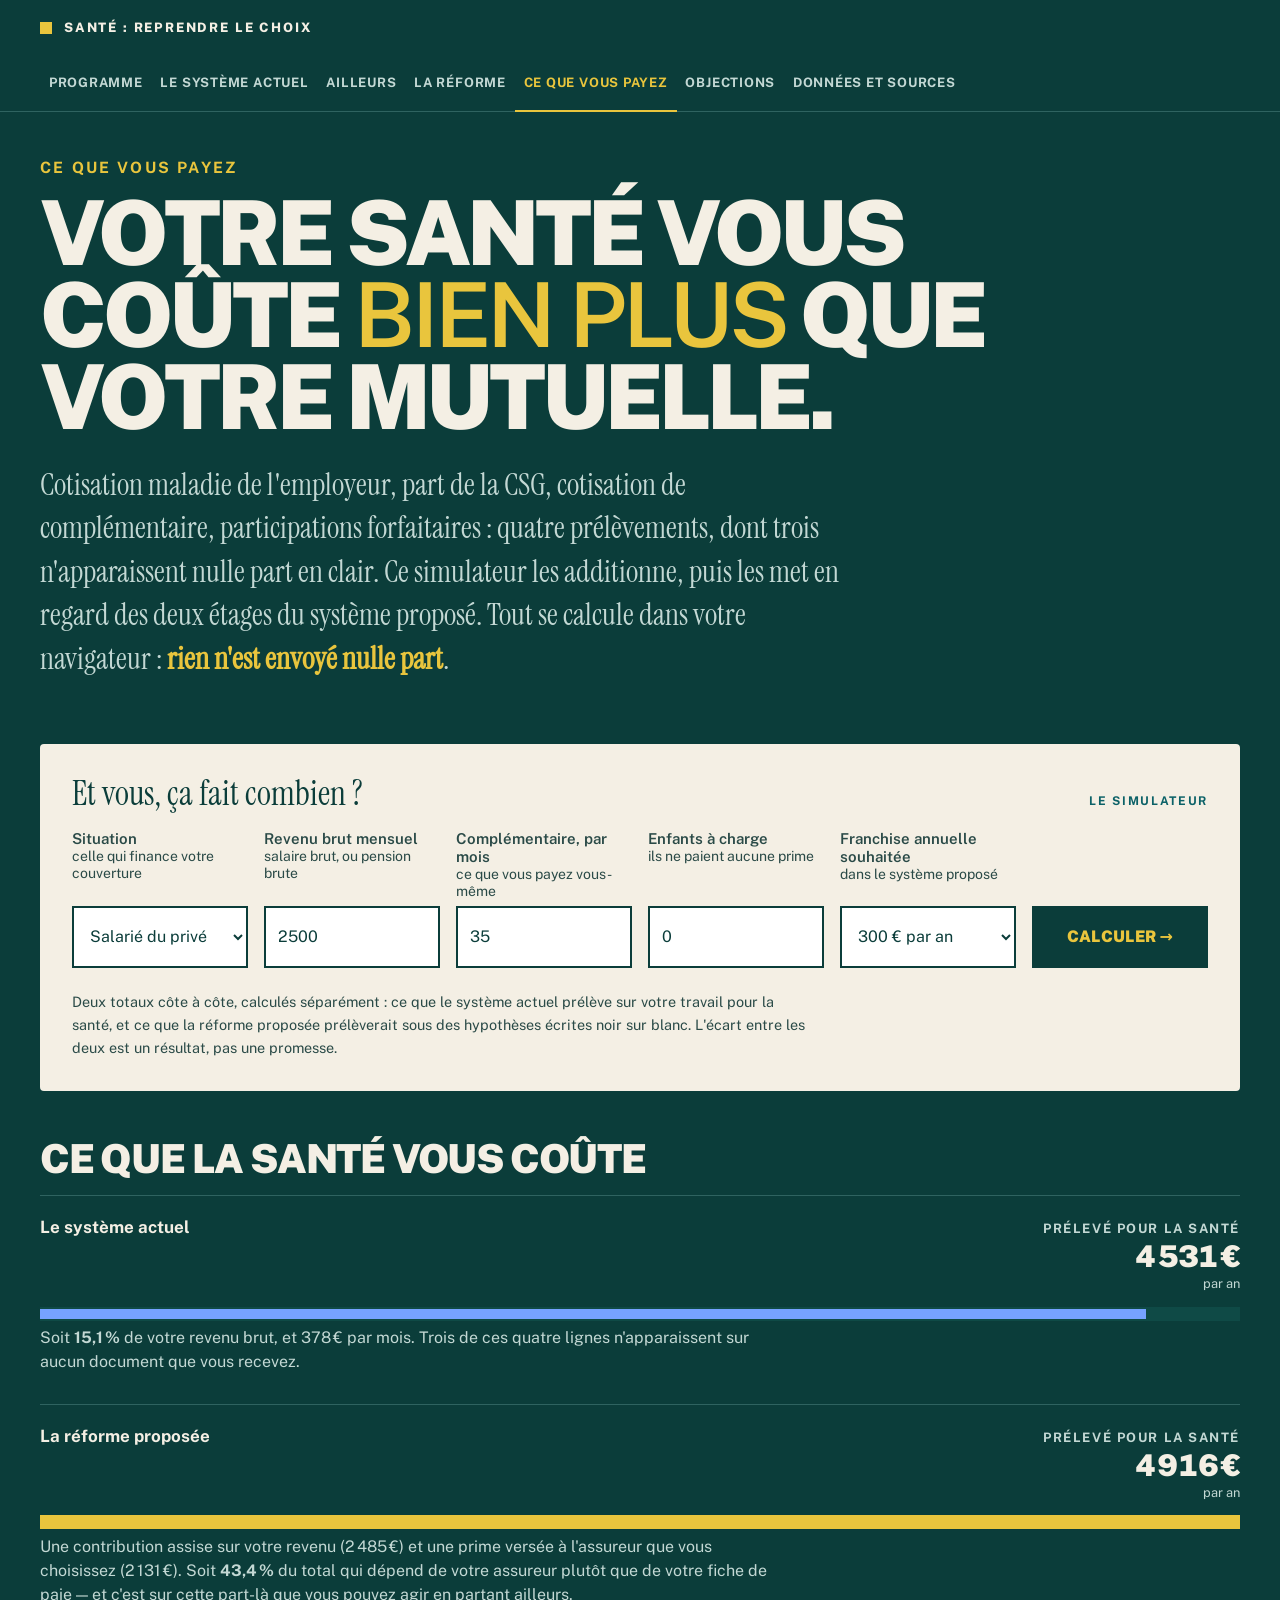
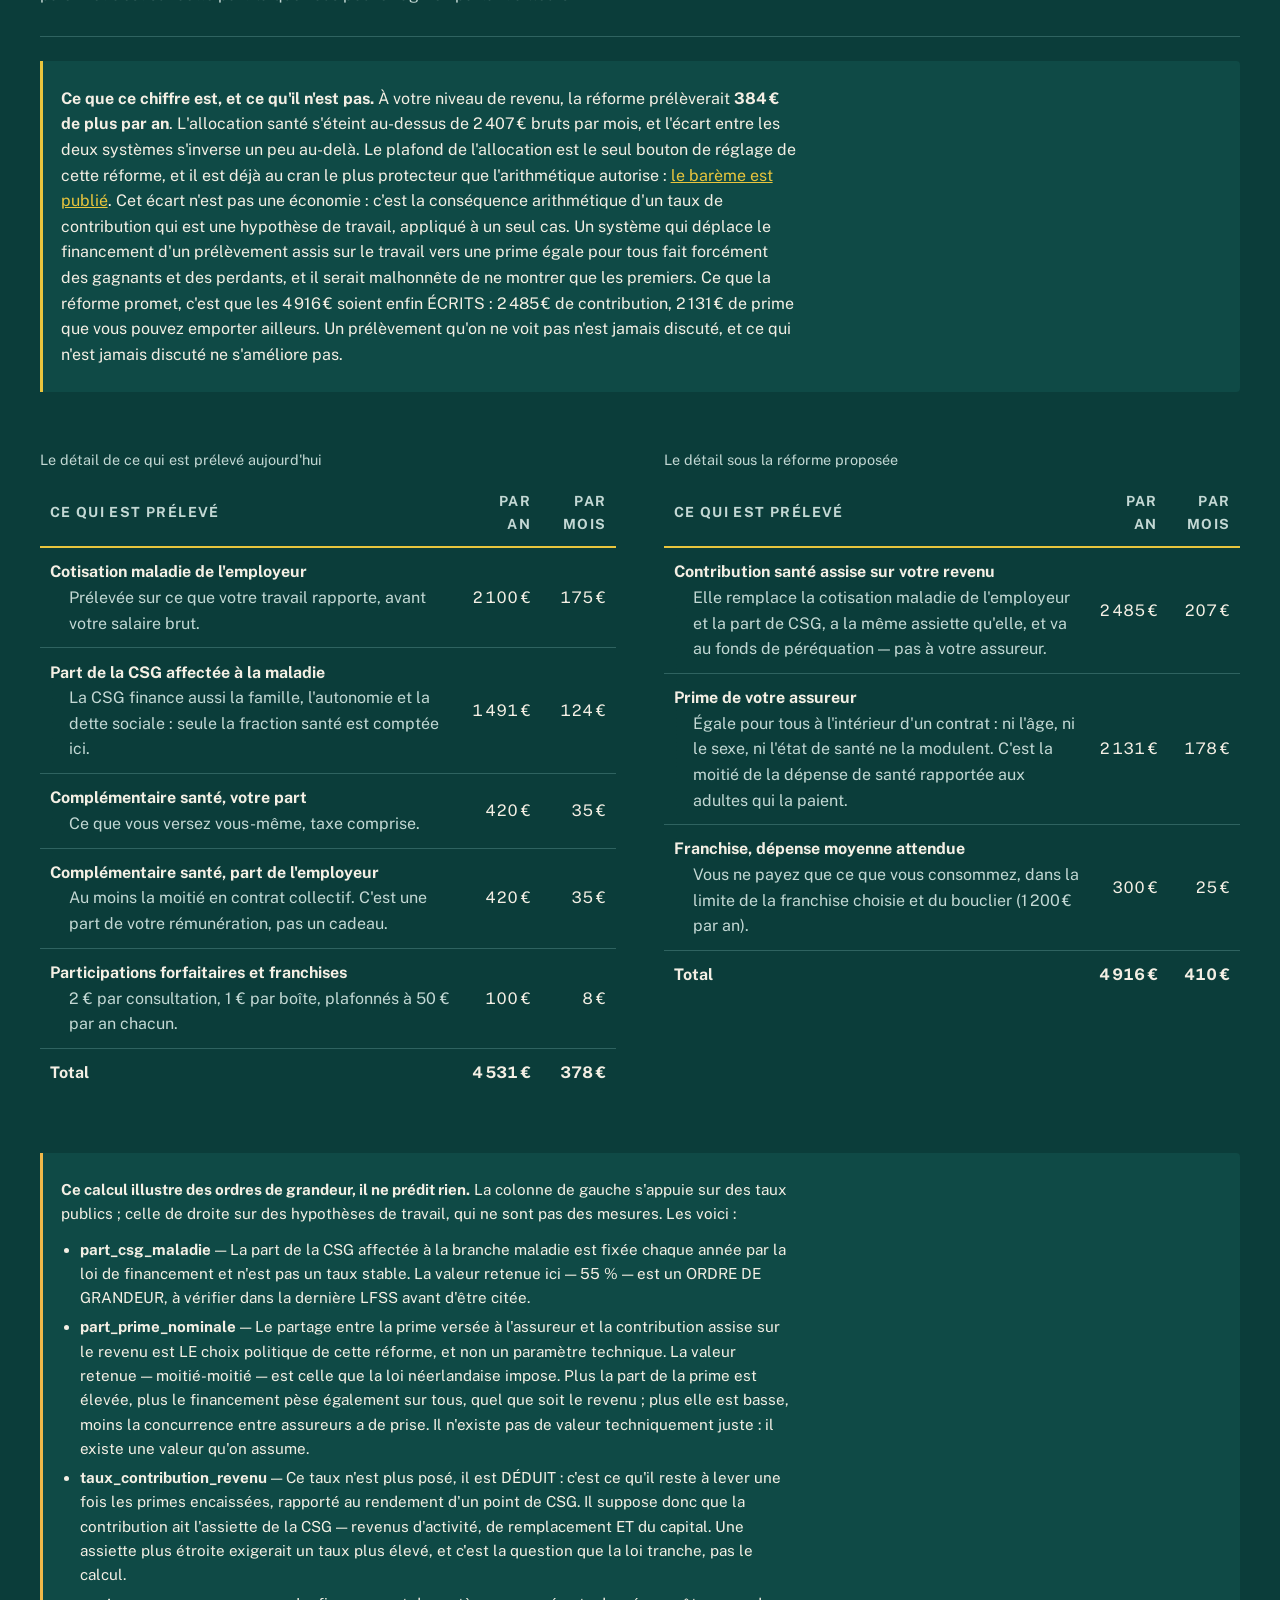
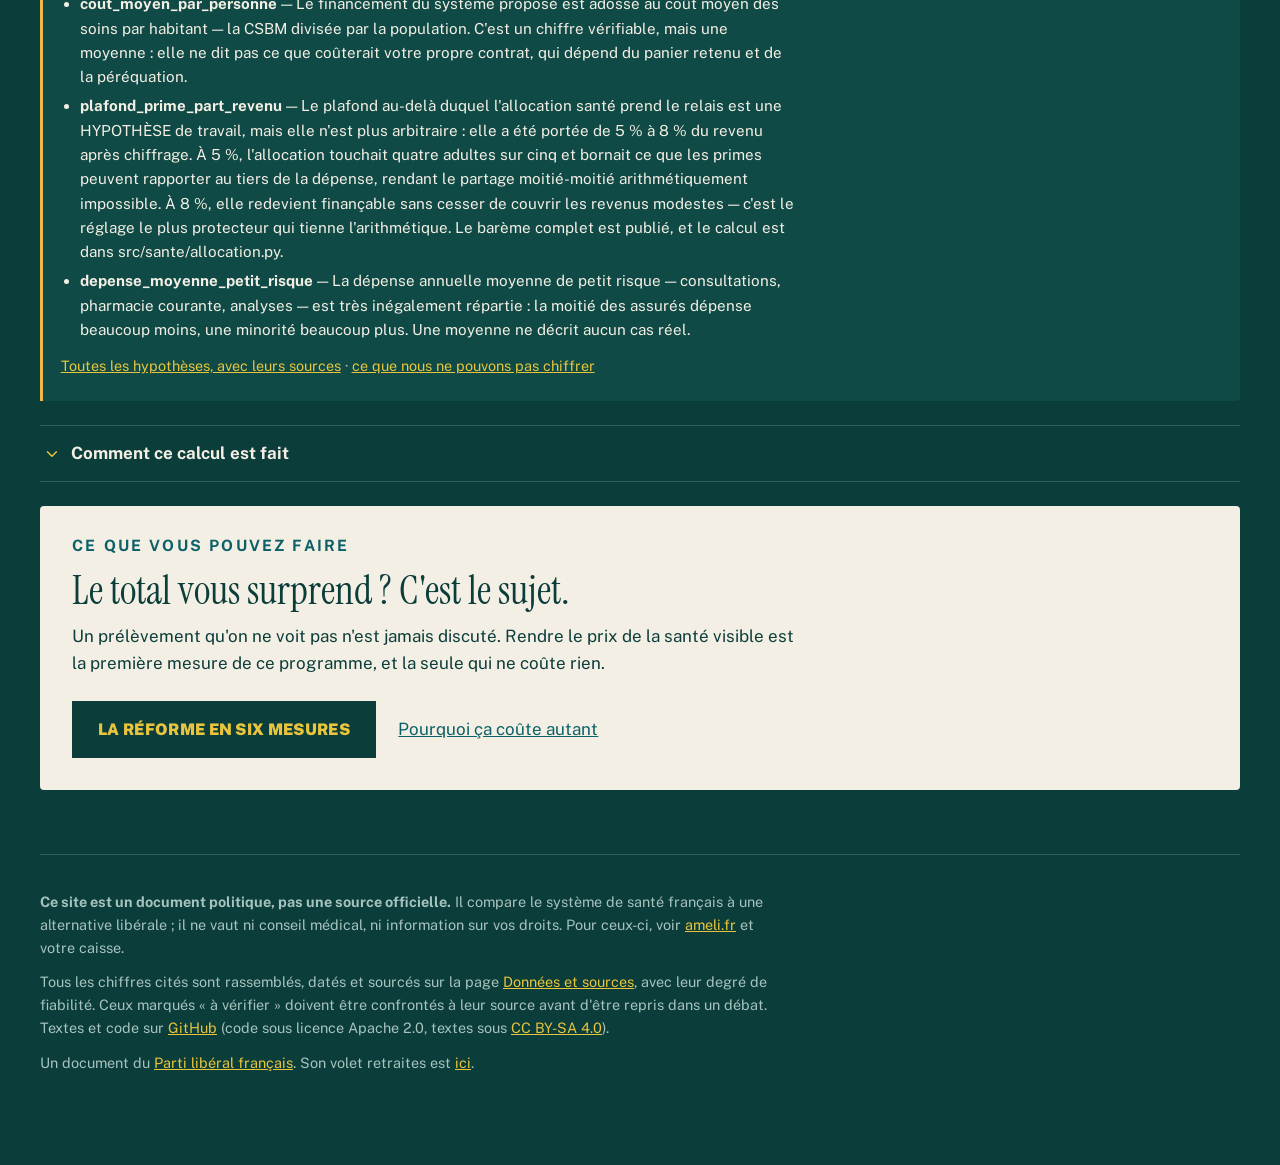
<file: simulateur.html>
<!doctype html>
<html lang="fr">
<head>
<meta charset="utf-8">
<meta name="viewport" content="width=device-width, initial-scale=1">
<!-- La couleur du bandeau de tête : sur un téléphone, la barre du navigateur
     la reprend, et la page commence où elle commence. -->
<meta name="theme-color" content="#0b3d3a">
<title>Ce que la santé vous coûte vraiment — le simulateur</title>
<meta name="description" content="Cotisation maladie de l&#x27;employeur, part de CSG, complémentaire, participations : quatre prélèvements, dont trois invisibles. Le simulateur les additionne dans votre navigateur, sans rien envoyer nulle part.">
<link rel="icon" href="moteur/icone.svg" type="image/svg+xml">
<link rel="apple-touch-icon" href="moteur/icone.svg">
<link rel="stylesheet" href="moteur/style.css">
<!-- Écrit par scripts/construire_site.py depuis src/sante/. Ne pas modifier
     ici : la prochaine construction effacerait la correction. -->
</head>
<body>
<a class="evitement" href="#contenu">Aller au contenu</a>
<header class="bandeau"><div class="interieur">
  <p class="nom"><a href="index.html"><svg class="icone" viewBox="0 0 24 24" fill="none" stroke="currentColor" stroke-width="2" stroke-linecap="round" stroke-linejoin="round" aria-hidden="true" focusable="false"><path d="M22 12h-2.48a2 2 0 0 0-1.93 1.46l-2.35 8.36a.25.25 0 0 1-.48 0L9.24 2.18a.25.25 0 0 0-.48 0l-2.35 8.36A2 2 0 0 1 4.49 12H2" /></svg><span>Santé : reprendre le choix</span></a></p>
  <nav aria-label="Navigation principale"><span class="groupe"><span class="etiquette">Le programme</span><span class="liens"><a href="index.html">Programme</a></span></span><span class="groupe"><span class="etiquette">Le constat</span><span class="liens"><a href="diagnostic.html">Le système actuel</a><a href="comparaisons.html">Ailleurs</a></span></span><span class="groupe"><span class="etiquette">L&#x27;alternative</span><span class="liens"><a href="reforme.html">La réforme</a><a href="simulateur.html" aria-current="page">Ce que vous payez</a><a href="objections.html">Objections</a></span></span><span class="groupe"><span class="etiquette">La confiance</span><span class="liens"><a href="donnees.html">Données et sources</a></span></span></nav>
</div></header>
<main id="contenu" tabindex="-1">

<div class="affiche"><p class="surtitre">Ce que vous payez</p><h1>Votre santé vous coûte <strong class="cle-texte">bien plus</strong> que votre mutuelle.</h1><p class="chapeau">Cotisation maladie de l'employeur, part de la CSG, cotisation de complémentaire, participations forfaitaires : quatre prélèvements, dont trois n'apparaissent nulle part en clair. Ce simulateur les additionne, puis les met en regard des deux étages du système proposé. Tout se calcule dans votre navigateur : <strong class="cle-texte">rien n'est envoyé nulle part</strong>.</p></div>


<form class="creme simulateur-court" id="formulaire" method="get" action="#resultat">
  <div class="tete">
    <h2 class="serif">Et vous, ça fait combien&nbsp;?</h2>
    <span class="etiquette">Le simulateur</span>
  </div>
  <div class="grille">
    <div>
      <label for="statut">Situation<span class="aide">celle qui finance votre
      couverture</span></label>
      <select id="statut" name="statut">
        <option value="salarie" selected>Salarié du privé</option>
        <option value="independant">Indépendant</option>
        <option value="retraite">Retraité</option>
      </select>
    </div>
    <div>
      <label for="revenu">Revenu brut mensuel<span class="aide">salaire brut,
      ou pension brute</span></label>
      <input id="revenu" name="revenu" type="number" inputmode="numeric"
             min="0" max="100000" step="10" value="2500">
    </div>
    <div>
      <label for="mutuelle">Complémentaire, par mois<span class="aide">ce que
      vous payez vous-même</span></label>
      <input id="mutuelle" name="mutuelle" type="number" inputmode="numeric"
             min="0" max="1000" step="1" value="35">
    </div>
    <div>
      <label for="enfants">Enfants à charge<span class="aide">ils ne paient
      aucune prime</span></label>
      <input id="enfants" name="enfants" type="number" inputmode="numeric"
             min="0" max="12" step="1" value="0">
    </div>
    <div>
      <label for="franchise">Franchise annuelle souhaitée<span class="aide">dans
      le système proposé</span></label>
      <select id="franchise" name="franchise">
        <option value="0">Aucune franchise</option>
        <option value="300" selected>300 € par an</option>
        <option value="600">600 € par an</option>
        <option value="1200">1 200 € par an</option>
      </select>
    </div>
    <div class="action"><button type="submit">Calculer →</button></div>
  </div>
  <p class="discret" style="margin:0.9rem 0 0">Deux totaux côte à côte, calculés
  séparément : ce que le système actuel prélève sur votre travail pour la
  santé, et ce que la réforme proposée prélèverait sous des hypothèses écrites
  noir sur blanc. L'écart entre les deux est un résultat, pas une promesse.</p>
</form>


<div id="resultat" tabindex="-1">
  <noscript>
    <div class="erreur">Ce simulateur a besoin de JavaScript : le calcul se
    fait dans votre navigateur, il n'y a pas de serveur pour le faire à sa
    place. Les hypothèses et la formule sont lisibles sur la page
    <a href="donnees.html#simulateur">Données et sources</a>.</div>
  </noscript>
</div>

<details class="section" id="methode-simulateur"><summary><svg class="icone" viewBox="0 0 24 24" fill="none" stroke="currentColor" stroke-width="2" stroke-linecap="round" stroke-linejoin="round" aria-hidden="true" focusable="false"><path d="m6 9 6 6 6-6" /></svg><span>Comment ce calcul est fait</span></summary><div class="dedans">
<p>Le simulateur n'a aucun secret : il applique quatre taux publics à votre
revenu, et compare le total à une hypothèse de prime. Voici la formule, dans
l'ordre où elle s'applique.</p>
<h4>Ce que le système actuel prélève</h4>
<ul class="serree">
  <li><strong>Cotisation maladie de l'employeur</strong> :
  7 % ou 13 % du salaire brut — 7 % jusqu'à 2,5 SMIC annuels,
  13 % sur la totalité au-delà. Elle ne figure pas dans votre salaire net,
  mais elle fait partie de ce que votre travail rapporte.</li>
  <li><strong>Part de la <span class="mot"><span class="terme" role="button" tabindex="0" aria-expanded="false">CSG</span><span class="bulle" role="note" hidden>Contribution sociale généralisée : un prélèvement de 9,2 % sur les revenus d&#x27;activité, qui finance notamment l&#x27;assurance maladie. Contrairement aux cotisations, elle pèse aussi sur les retraites et les revenus du capital.</span></span> affectée à la maladie</strong> :
  9,2 % appliqués à 98,25 % du brut, dont une fraction revient à la
  branche maladie. Cette fraction est fixée chaque année par la loi de
  financement ; la valeur retenue ici est un ordre de grandeur, et elle est
  écrite dans <a href="donnees.html#simulateur">les hypothèses</a>.</li>
  <li><strong>Complémentaire santé</strong> : ce que vous versez, plus la part
  payée par votre employeur — au moins 50 % en contrat collectif, et c'est une
  part de votre rémunération, pas un cadeau.</li>
  <li><strong>Participations forfaitaires et franchises médicales</strong> :
  2 € et 1 € par consultation et par boîte, plafonnées à 50 € par an
  chacune.</li>
</ul>
<h4>Ce que le système proposé prélèverait</h4>
<p>Deux étages, et le partage entre eux est le choix politique de cette
réforme. La cible est le partage néerlandais, moitié-moitié ; les primes
portent 41 % du financement une fois l'allocation
déduite, et <a href="reforme.html#financement">le chiffrage dit comment on y
est arrivé</a>.</p>
<ul class="serree">
  <li><strong>Une contribution assise sur votre revenu</strong>, qui remplace
  la cotisation maladie de l'employeur et la part de CSG affectée à la santé,
  et qui alimente le fonds de péréquation — pas votre assureur. Le taux retenu
  est une <strong>hypothèse de travail</strong> : son calibrage réel exige un
  modèle budgétaire que ce site ne contient pas, et la page Données le dit.</li>
  <li><strong>Une prime versée à l'assureur que vous choisissez</strong>, égale
  pour tous à l'intérieur d'un contrat. C'est elle, et elle seule, que vous
  emportez ailleurs si votre caisse vous déplaît.</li>
  <li><strong>L'allocation santé</strong>, qui plafonne cette prime à une part
  de votre revenu et se verse directement à l'assureur.</li>
  <li><strong>La franchise que vous choisissez</strong>, dans la limite de
  votre dépense réelle de petit risque. Le simulateur retient une dépense
  moyenne ; la vôtre peut être nulle comme elle peut la dépasser.</li>
  <li><strong>Rien pour vos enfants</strong> : aucune prime n'est due avant 18
  ans, l'État verse la leur au fonds.</li>
  <li><strong>Rien au-delà du bouclier</strong> : le reste à charge est
  plafonné en part du revenu, ce que le calcul applique.</li>
</ul>
<p>Les deux colonnes sont calculées séparément. L'écart entre elles est donc un
résultat, pas une construction — et il n'est pas le même pour tout le monde :
déplacer le financement d'un prélèvement assis sur le travail vers une prime
égale pour tous fait des gagnants et des perdants. Le simulateur le dit pour
votre cas, dans les deux sens.</p>
<div class="note avertissement"><svg class="icone" viewBox="0 0 24 24" fill="none" stroke="currentColor" stroke-width="2" stroke-linecap="round" stroke-linejoin="round" role="img"><title>Attention</title><path d="m21.73 18-8-14a2 2 0 0 0-3.48 0l-8 14A2 2 0 0 0 4 21h16a2 2 0 0 0 1.73-3" /><path d="M12 9v4" /><path d="M12 17h.01" /></svg><div><p>Ce simulateur illustre des ORDRES DE GRANDEUR. Il ne prédit ni votre prime future, ni votre dépense de santé, et il ne chiffre pas la réforme à l'échelle du pays — voir <a href='reforme.html#financement'>ce que nous pouvons affirmer et ce que nous ne pouvons pas</a>. Chacune de ses hypothèses est écrite, datée et discutable sur la page <a href='donnees.html#simulateur'>Données et sources</a>.</p></div></div></div></details>

<div class="creme">
<p class="surtitre">Ce que vous pouvez faire</p>
<h2 class="serif" style="margin:0">Le total vous surprend ? C'est le sujet.</h2>
<p>Un prélèvement qu'on ne voit pas n'est jamais discuté. Rendre le prix de la santé visible est la première mesure de ce programme, et la seule qui ne coûte rien.</p>
<p class="actions"><a class="bouton" href="reforme.html">La réforme en six mesures</a><a href="diagnostic.html">Pourquoi ça coûte autant</a></p>
</div>

</main>
<footer>
  <p><strong>Ce site est un document politique, pas une source officielle.</strong>
  Il compare le système de santé français à une alternative libérale ; il ne
  vaut ni conseil médical, ni information sur vos droits. Pour ceux-ci, voir
  <a href="https://www.ameli.fr/">ameli.fr</a> et votre caisse.</p>
  <p>Tous les chiffres cités sont rassemblés, datés et sourcés sur la page
  <a href="donnees.html">Données et sources</a>, avec leur degré de fiabilité.
  Ceux marqués « à vérifier » doivent être confrontés à leur source avant
  d'être repris dans un débat. Textes et code sur
  <a href="https://github.com/g-pliberal/sante">GitHub</a> (code sous licence Apache 2.0, textes sous
  <a href="https://creativecommons.org/licenses/by-sa/4.0/deed.fr">CC BY-SA 4.0</a>).</p>
  <p class="retour-site">Un document du
  <a href="https://partiliberalfrancais.fr/" target="_top">Parti libéral français</a>. Son volet
  retraites est <a href="https://github.com/g-pliberal/retraitecomptenotionelle">ici</a>.</p>
</footer>
<script type="module" src="moteur/js/site.js"></script>
<script type="module" src="moteur/js/simulateur.js"></script>
</body>
</html>
</file>
<file: moteur/style.css>
/* La feuille de style du site « Santé » du Parti libéral français.

   Elle est REPRISE, presque à l'identique, de celle du site
   retraitecomptenotionelle (https://github.com/g-pliberal/retraitecomptenotionelle) :
   les deux sites sont deux volets d'un même programme, et doivent se
   reconnaître au premier coup d'œil — même affiche vert profond, mêmes
   capitales massives, même or pour ce qui compte, même crème pour ce qu'on
   doit lire de près. Ce qui a changé tient en trois lignes : le commentaire
   que vous lisez, les couleurs des systèmes comparés (--actuel et --liberal
   servent ici la France d'aujourd'hui et la proposition), et les quelques
   règles ajoutées en fin de fichier pour les composants propres à ce site.

   Les variables ci-dessous sont le seul point de contact : un hôte qui
   voudrait ajuster une couleur les redéfinit dans une feuille chargée après
   celle-ci, et n'a besoin de connaître ni un sélecteur, ni un fichier. */

/* Les deux polices de l'affiche, servies par le dépôt et non par un tiers.
   Les charger chez Google aurait coûté la seule promesse que cette page fait
   à qui la remplit — « tout se calcule dans votre navigateur, rien n'est
   envoyé » —, puisqu'une requête de police emporte l'adresse IP du lecteur.
   Elles sont donc dans `moteur/polices/`, sous licence OFL, avec les deux
   sous-ensembles dont le français a besoin : `latin` pour l'essentiel,
   `latin-ext` pour les œ, les ÿ et les guillemets qu'il traîne. Voir
   `moteur/polices/README.md`.

   `font-display: swap` : le texte s'affiche tout de suite dans la pile du
   système, et se recompose quand la police arrive. Un titre invisible pendant
   trois secondes sur un réseau lent serait pire que le même titre dans une
   autre police. */
@font-face {
  font-family: "Public Sans"; font-style: normal; font-weight: 100 900;
  font-display: swap; src: url(polices/public-sans-latin.woff2) format("woff2");
  unicode-range: U+0000-00FF, U+0131, U+0152-0153, U+02BB-02BC, U+02C6, U+02DA,
    U+02DC, U+0304, U+0308, U+0329, U+2000-206F, U+20AC, U+2122, U+2191, U+2193,
    U+2212, U+2215, U+FEFF, U+FFFD;
}
@font-face {
  font-family: "Public Sans"; font-style: normal; font-weight: 100 900;
  font-display: swap; src: url(polices/public-sans-latin-ext.woff2) format("woff2");
  unicode-range: U+0100-02BA, U+02BD-02C5, U+02C7-02CC, U+02CE-02D7, U+02DD-02FF,
    U+0304, U+0308, U+0329, U+1D00-1DBF, U+1E00-1E9F, U+1EF2-1EFF, U+2020,
    U+20A0-20AB, U+20AD-20C0, U+2113, U+2C60-2C7F, U+A720-A7FF;
}
@font-face {
  font-family: "Instrument Serif"; font-style: normal; font-weight: 400;
  font-display: swap; src: url(polices/instrument-serif-latin.woff2) format("woff2");
  unicode-range: U+0000-00FF, U+0131, U+0152-0153, U+02BB-02BC, U+02C6, U+02DA,
    U+02DC, U+0304, U+0308, U+0329, U+2000-206F, U+20AC, U+2122, U+2191, U+2193,
    U+2212, U+2215, U+FEFF, U+FFFD;
}
@font-face {
  font-family: "Instrument Serif"; font-style: normal; font-weight: 400;
  font-display: swap; src: url(polices/instrument-serif-latin-ext.woff2) format("woff2");
  unicode-range: U+0100-02BA, U+02BD-02C5, U+02C7-02CC, U+02CE-02D7, U+02DD-02FF,
    U+0304, U+0308, U+0329, U+1D00-1DBF, U+1E00-1E9F, U+1EF2-1EFF, U+2020,
    U+20A0-20AB, U+20AD-20C0, U+2113, U+2C60-2C7F, U+A720-A7FF;
}

:root {
  /* Un seul thème, et c'est voulu. L'affiche EST l'identité : la décliner en
     clair donnerait deux sites qui ne disent pas la même chose, et le vert
     profond n'est pas un habit de nuit qu'on quitte le matin. `color-scheme`
     est donc figé sur `dark`, ce qui donne aussi aux champs, aux menus
     déroulants et aux barres de défilement du navigateur le rendu sombre qui
     va avec — sans quoi un `<select>` s'ouvrirait en blanc au milieu. */
  color-scheme: dark;
  /* Le vert profond de l'affiche, et le ton juste au-dessus qui sert à
     détacher un bloc sans introduire de couleur. */
  --fond: #0b3d3a;
  --fond-carte: #0f4a46;
  --fond-appui: #0f4a46;
  /* Le fond sur lequel un tableau défile : le voile qui cache l'ombre de
     défilement en bout de course doit être de cette couleur-là, et chaque
     carte le redéfinit à la sienne (voir `.defilant`). */
  --fond-defilant: var(--fond);
  /* Le crème porte 12,9:1 sur le fond, et le crème atténué 7,1:1 : au-dessus
     du plancher de 4,5:1 même pour le petit texte, ce que la relecture
     d'accessibilité de septembre 2026 exigeait explicitement. */
  --texte: #f4efe4;
  --texte-doux: #c3d8d4;
  /* Une troisième teinte, pour les légendes et les réserves — 5,4:1, réservée
     aux textes d'au moins 15 px. */
  --texte-tres-doux: #a7c3bf;
  --trait: #2f6360;
  /* Bordure des CHAMPS, distincte du filet décoratif : un contour de champ est
     ce qui dit où l'on peut écrire, et doit donc atteindre 3:1 sur les deux
     fonds qu'il sépare (WCAG 2.1, 1.4.11). Le filet `--trait` plafonne à
     1,76:1 — c'est voulu, il ne porte aucune information —, et cette teinte
     est mesurée : 4,12:1 sur le fond, 3,44:1 sur la carte. Elle sert aussi le
     bord des boutons creux et des onglets de grille, qui sont des composants
     eux aussi. Le premier essai, #4b7d79, tombait à 2,59:1 et 2,16:1 : un
     contour qu'on devine plutôt qu'on ne le voit. */
  --trait-champ: #6fa09c;
  /* L'accent est l'or. Il tient 9,4:1 sur le fond, et porte du vert profond
     lisible sur un bouton plein — c'est le contraste inverse, 9,4:1 lui
     aussi. Il remplace le bleu-vert d'avant la refonte sans changer de nom :
     tout ce qui écrivait `var(--accent)` continue de dire « ce qui compte ». */
  --accent: #e9c53d;
  --accent-doux: #14514c;
  --or: #e9c53d;
  /* Le crème des panneaux qu'on doit lire de près — le formulaire, l'appel au
     simulateur, les cartes à publier. Une affiche entièrement sombre fatigue
     dès qu'il faut remplir six champs ; le crème dit « ici, on travaille ». */
  --creme: #f4efe4;
  --sur-creme: #0b3d3a;
  --sur-creme-doux: #2a4a47;
  --sur-creme-accent: #0b6167;
  --creme-trait: #c9c2b4;
  /* Le bandeau de tête reprend le fond de la page : la rupture est totale, il
     n'y a plus de bande d'une autre couleur en haut. Les noms restent, pour
     les feuilles qui les surchargeaient. */
  --bandeau: #0b3d3a;
  --bandeau-texte: #f4efe4;
  --bandeau-doux: #c3d8d4;
  --bandeau-vif: #e9c53d;
  /* LES QUATRE SYSTÈMES COMPARÉS, et c'est le nombre qui fait leur qualité.
     À six teintes, la séparation sous deutéranopie plafonnait à ΔE 8,6 : aucun
     choix de couleurs n'y changeait rien, six catégories ne se distinguent pas
     toutes pour un œil qui confond le rouge et le vert. À quatre, la contrainte
     se relâche d'un coup, et cette palette tient :

       * ΔE ≥ 18,6 entre toutes les paires en vision normale ;
       * ΔE ≥ 15,5 sous deutéranopie, ≥ 15,2 sous protanopie — au-dessus du
         plancher de 15, donc séparées pour tout le monde, et non plus
         seulement pour ceux qui voient les six couleurs ;
       * 4,8:1 au moins sur le vert profond, chroma ≥ 0,115 (aucune ne lit
         gris), et une bande de clarté étroite pour qu'aucune courbe ne paraisse
         plus importante qu'une autre.

     La couleur n'est pas seule pour autant — les tracés gardent leurs motifs,
     les barres leur intitulé, les écarts leur signe —, mais elle suffit
     désormais, ce qui n'était pas le cas avant.

     La proposition libérale est en or : c'est l'accent de l'affiche, et la
     seule couleur que l'œil trouve en premier. C'est fait pour. */
  --actuel: #76a2ff;
  --retroactif: #57e7fe;
  --retroactif-employeur: #e98b97;
  --liberal: #e9c53d;
  --alerte: #f0b849;
  /* Ce qui manque et ce qui reste, sur le graphique du coût. Opaques, et non
     translucides : deux aplats transparents superposés sur le vert profond
     donnaient un brun qui ne figurait dans aucune légende, et un rouge
     translucide y devenait un gris sale. Peints SOUS les courbes, ils ne
     cachent rien. */
  --manque: #e8807f;
  --reste: #8ac44a;
  /* Palette des graphiques : neuf teintes, assez distinctes pour se suivre
     empilées, assez proches pour ne pas jurer avec l'affiche. Toutes tiennent
     au moins 4,5:1 sur le vert profond. */
  --serie-1: #f4efe4;
  --serie-2: #ff852d;
  --serie-3: #61bee6;
  --serie-4: #fd84b2;
  --serie-5: #5fd3c4;
  --serie-6: #e9c53d;
  --serie-7: #2ebb6b;
  --serie-8: #d9a98c;
  --serie-9: #b7c6c3;
  /* La marge latérale, fluide : 18 px sur un téléphone, 40 px au large. Elle
     est ici parce que huit blocs s'y alignent, et qu'ils doivent s'aligner au
     pixel — le bandeau de tête, l'affiche, le bandeau crème, les engagements. */
  --marge: clamp(1.125rem, 5vw, 2.5rem);
  /* La largeur de l'affiche. Plus large que les 60 rem d'avant : un titre de
     97 px a besoin de place, et les grilles à deux colonnes aussi. Le texte
     courant, lui, reste borné par `.chapeau` et par `p` (voir plus bas) — une
     ligne de 80 rem ne se lit pas. */
  --largeur: 80rem;
}
* { box-sizing: border-box; }
body {
  margin: 0;
  background: var(--fond);
  color: var(--texte);
  font-family: "Public Sans", system-ui, -apple-system, "Segoe UI", Roboto,
    "Helvetica Neue", Arial, sans-serif;
  /* En `rem` et non en pixels : une taille en pixels ignore la préférence de
     taille de police du navigateur, sur laquelle comptent ceux qui l'ont
     agrandie une fois pour toutes. 1,0625rem vaut les 17px d'origine quand la
     préférence n'a pas été touchée. */
  font-size: 1.0625rem;
  line-height: 1.6;
  /* La page ne déborde jamais latéralement, quoi qu'on y mette : une carte de
     1200 px à publier, un tableau de huit colonnes. Ce sont leurs cadres qui
     défilent, pas le document. */
  overflow-x: hidden;
}
main { max-width: var(--largeur); margin: 0 auto; padding: 0 var(--marge); }
/* Lien d'évitement : premier élément parcouru au clavier, invisible tant qu'il
   n'a pas le focus. Sans lui, atteindre le contenu depuis la barre d'adresse
   impose de traverser les huit onglets de l'en-tête à chaque page (WCAG 2.4.1).
   Il n'est pas caché par `display:none`, qui le sortirait de l'ordre de
   tabulation : il est simplement remonté hors de l'écran. */
.evitement {
  position: absolute; left: 0.5rem; top: -4rem; z-index: 30;
  background: var(--or); color: var(--fond);
  border: 1px solid var(--or); border-radius: 0 0 4px 4px;
  padding: 0.5rem 0.9rem; font-size: 0.92rem; font-weight: 700;
  text-decoration: none; transition: top 0.15s;
}
.evitement:focus { top: 0; }
/* `<main>` reçoit le focus au changement de page (voir index.html) : sans quoi
   le clavier repartirait du haut du document à chaque calcul. Il ne porte pas
   de contour pour autant — ce n'est pas un élément interactif, et le cerner
   tout entier n'apprendrait rien. */
main:focus { outline: none; }

/* Le bandeau : une seule rangée, le nom du site à gauche, les onglets à
   droite, le tout sur le même vert que la page et fermé par un simple filet.
   Il est collé en haut parce que la navigation est une barre de neuf onglets :
   sur les pages longues — Coût, Données —, la reperdre au premier défilement
   obligeait à remonter de six écrans pour changer de page. Il ne porte plus
   de lien de retour vers le site du parti : le pied de page l'a, et le
   bandeau n'a pas à dire d'où l'on vient sur chacune des neuf pages. */
header.bandeau {
  border-bottom: 1px solid var(--trait);
  background: var(--fond);
  color: var(--bandeau-texte);
  padding: 0;
  margin-bottom: 0;
  position: sticky; top: 0; z-index: 20;
}
header.bandeau .interieur {
  max-width: var(--largeur); margin: 0 auto; padding: 0 var(--marge);
  display: flex; flex-wrap: wrap; gap: 0 1.5rem;
  align-items: stretch; justify-content: space-between;
}
/* Le nom du site, en capitales serrées, précédé du carré d'or : c'est la
   marque de l'affiche, et elle tient en douze pixels de côté. Le carré est
   décoratif — il est dessiné par le style, pas écrit dans le HTML, et aucune
   synthèse vocale n'a à l'annoncer. Il a la hauteur de la rangée, comme les
   onglets, pour que la rangée n'ait qu'une hauteur : celle de la barre. */
header.bandeau .nom {
  font-size: 0.8125rem; margin: 0; font-weight: 800;
  letter-spacing: 0.14em; text-transform: uppercase; line-height: 1.3;
  display: flex; align-items: center; min-height: 3.5rem; min-width: 0;
}
header.bandeau .nom a {
  color: inherit; text-decoration: none;
  display: inline-flex; align-items: center; gap: 0.75rem;
}
header.bandeau .nom a:hover span { color: var(--or); }
header.bandeau .nom a::before {
  content: ""; flex: none; width: 0.75rem; height: 0.75rem; background: var(--or);
}
/* Le pictogramme du nom a cédé la place au carré : deux marques valent moins
   qu'une. Il reste dans le HTML pour les deux portages, et ne s'affiche pas. */
header.bandeau .nom .icone { display: none; }
/* Dans le cadre que le site parent ouvre sur sa page d'accueil — même
   origine, classe posée par lui sur `<body>` —, sa navigation est juste
   au-dessus, et la ligne de pied qui y renvoie ferait doublon. C'est la seule
   chose que la page sache de son hôte, et elle ne coûte rien s'il cesse de la
   poser. */
body.plf-embedded footer .retour-site { display: none; }
/* Les onglets. Ils ont remplacé les trois groupes étiquetés — « le programme,
   la preuve, la confiance » —, non parce que ces groupes disaient faux, mais
   parce que huit pages sous trois intertitres prenaient deux fois la hauteur
   du bandeau collé, et qu'un bandeau collé qui mange un quart de l'écran ne
   colle plus rien d'utile. L'étiquette de groupe subsiste dans le HTML, pour
   les synthèses vocales, et se lit à l'écran comme une simple pause.
   La marge négative d'un pixel pose le filet des onglets SUR le filet du
   bandeau : l'onglet courant s'y accroche, comme l'onglet d'un classeur. */
header.bandeau nav {
  display: flex; flex-wrap: wrap; gap: 0; margin-bottom: -1px;
  margin-right: -0.55rem;
}
nav .groupe { display: contents; }
/* L'étiquette de groupe : lue par les synthèses vocales, invisible à l'œil.
   `clip-path` plutôt que `display:none`, qui la retirerait aussi de l'arbre
   d'accessibilité — c'est-à-dire de la seule oreille qui l'entend encore. */
nav .etiquette {
  position: absolute; width: 1px; height: 1px; margin: -1px; padding: 0;
  overflow: hidden; clip-path: inset(50%); white-space: nowrap; border: 0;
}
/* `display: contents` ici AUSSI, et pas seulement sur le groupe : sinon
   chaque groupe reste un bloc, et la barre se replie par groupes — sur un
   téléphone, « Programme » occupait une rangée à lui seul, et les huit onglets
   en prenaient trois. Les liens sont les enfants directs du `<nav>`, et se
   replient un par un. */
nav .liens { display: contents; }
/* Un onglet. Toute la hauteur de la barre — 56 px, bien plus que les 44 de la
   cible tactile (WCAG 2.5.8) —, capitales serrées, et un filet sous chacun :
   c'est ce filet qui prend l'or sur l'onglet courant. L'ACTIF NE SE SIGNALE
   PAS QUE PAR LA COULEUR — un fond d'or seul ne se voit ni en niveaux de
   gris, ni pour une vision basse, et ne s'annonce pas ; il porte donc un
   soulignement de 2 px ET `aria-current="page"`. Les règles sont ancrées
   sur `header.bandeau` : le plan d'une page longue est un `<nav>` lui aussi,
   et un `nav a` nu lui donnait la hauteur des onglets. */
header.bandeau nav a {
  color: var(--texte-doux); text-decoration: none;
  font-size: 0.8125rem; font-weight: 700; letter-spacing: 0.06em;
  text-transform: uppercase; white-space: nowrap;
  display: inline-flex; align-items: center; min-height: 3.5rem;
  padding: 0 0.55rem;
  border-bottom: 2px solid transparent;
  transition: color 0.15s, border-color 0.15s;
}
header.bandeau nav a:hover {
  color: var(--bandeau-texte); border-bottom-color: var(--trait-champ);
}
header.bandeau nav a[aria-current="page"] {
  color: var(--or); border-bottom-color: var(--or);
}
/* Sous 78 rem — le nom, les neuf onglets et leur jour font 1 168 px —, la
   rangée unique ne tient plus : le nom prend sa propre rangée, plus basse,
   et les onglets passent dessous, sur toute la largeur. Deux rangées de
   44 px : la barre reste collée sans manger l'écran. */
@media (max-width: 78rem) {
  header.bandeau .nom { flex: 1 1 100%; min-height: 2.75rem; padding-top: 0.25rem; }
  header.bandeau nav { width: 100%; margin-left: -0.55rem; }
  header.bandeau nav a { min-height: 2.75rem; }
}

/* Les titres de l'affiche. Le premier de chaque page est massif, en capitales,
   très serré : c'est lui qu'on retient. Il est fluide — de 36 px sur un
   téléphone à 76 px au large — parce qu'une taille fixe de 76 px coupe
   « Programme » en trois sur 320 points. */
h1, h2, h3, h4 { text-wrap: balance; }
h1 {
  margin: 0;
  font-size: clamp(2.25rem, 5.5vw, 4.75rem); line-height: 0.95;
  font-weight: 900; letter-spacing: -0.04em; text-transform: uppercase;
}
/* L'accueil crie un peu plus fort que les autres pages : c'est la seule qui
   soit lue par quelqu'un qui n'a pas demandé à lire. */
.affiche h1 {
  font-size: clamp(2.5rem, 7vw, 6.0625rem); line-height: 0.92;
  letter-spacing: -0.045em;
}
h2 {
  font-size: clamp(1.75rem, 4vw, 2.5rem); line-height: 1;
  margin: 3rem 0 1rem; font-weight: 900;
  letter-spacing: -0.03em; text-transform: uppercase;
}
h3 { font-size: 1.25rem; margin: 2rem 0 0.5rem; font-weight: 700;
     letter-spacing: -0.01em; }
h4 { letter-spacing: -0.01em; }
/* Le titre en serif : celui d'un encadré, d'une carte crème, d'un bloc qui
   parle plutôt qu'il n'assène. Il coexiste avec les capitales sans les
   concurrencer, parce qu'il ne joue pas dans la même famille. */
.serif {
  font-family: "Instrument Serif", Georgia, "Times New Roman", serif;
  font-weight: 400; text-transform: none; letter-spacing: 0;
  line-height: 1.05;
}
p { margin: 0.7rem 0; max-width: 46rem; }
a { color: var(--accent); }
a:hover { opacity: 0.85; }
/* Le sur-titre d'une page : trois mots en or, en capitales espacées, au-dessus
   du titre. Il dit où l'on est, ce que le titre ne dit plus depuis qu'il est
   une phrase et non un intitulé. */
.surtitre {
  margin: 0 0 1rem; font-size: 0.975rem; font-weight: 700;
  letter-spacing: 0.14em; text-transform: uppercase; color: var(--or);
  line-height: 1;
}
/* Le chapeau : la phrase sous le titre, en serif, plus grande que le texte
   courant. C'est la seule chose que lira celui qui ne lit que deux lignes. */
.chapeau {
  font-family: "Instrument Serif", Georgia, "Times New Roman", serif;
  font-size: clamp(1.1875rem, 2vw, 1.625rem); line-height: 1.45;
  color: var(--texte-doux); max-width: 51rem; margin: 1.5rem 0 0;
}
/* L'affiche elle-même : le bloc de tête d'une page. Sur l'accueil, il tient
   tout le premier écran. */
.affiche { padding: 3rem 0 2.5rem; }
.affiche .chapeau { font-size: clamp(1.25rem, 2.4vw, 1.875rem); }
/* Ce qui, dans une phrase, porte le message. En or ET en demi-gras : l'or seul
   disparaît pour une vision basse ou un daltonisme fort, et l'emphase avec
   lui. Deux signaux valent mieux qu'un, et le gras ne coûte rien à personne. */
.cle-texte, strong.cle-texte { color: var(--or); font-weight: 600; }

.carte {
  background: var(--fond-carte); border: 1px solid var(--trait);
  border-radius: 4px; padding: 1.25rem 1.4rem; margin: 1.5rem 0;
}
.note {
  border-left: 3px solid var(--or); background: var(--fond-carte);
  padding: 0.85rem 1.1rem; margin: 1.5rem 0; font-size: 0.95rem;
  border-radius: 0 4px 4px 0;
}
.note.avertissement {
  border-left-color: var(--alerte);
  display: flex; align-items: flex-start; gap: 0.6rem;
}
/* Le pictogramme garde sa taille quand le texte passe à la ligne, et se pose
   sur la première ligne plutôt qu'au milieu du bloc. */
.note.avertissement > .icone {
  color: var(--alerte); width: 1.15em; height: 1.15em; margin-top: 0.12em;
}
/* Le badge d'un scénario : « proposition » ou « contrefactuel », redit à côté
   de chaque tableau ce que le préambule a dit une fois. Petit, en capitales
   espacées, sans couleur porteuse de sens à elle seule : le mot suffit. */
.badge {
  display: inline-block; font-size: 0.68rem; letter-spacing: 0.06em;
  text-transform: uppercase; font-weight: 700; line-height: 1.4;
  padding: 0.05em 0.45em; border-radius: 3px; vertical-align: 0.15em;
  border: 1px solid var(--trait-champ); color: var(--texte-doux);
  white-space: nowrap;
}
.badge.proposition { color: var(--or); border-color: var(--or); }
/* Le point de vigilance : la réserve que la page fait sur elle-même, sortie de
   la prose et marquée comme un avertissement — c'est un gage de sérieux, pas
   une note de bas de page. */
.note.vigilance { border-left-color: var(--alerte); }
/* Le résumé en langage courant d'une page technique : trois ou quatre phrases
   avant le détail, dans le même encart qu'une note, un peu plus grand. */
.note.resume { font-size: 1rem; }
/* L'entrée de l'accueil : deux lignes qui disent que le site est un
   simulateur, et le bouton qui l'ouvre. */
.note.entree { font-size: 1rem; margin: 1.2rem 0; }
.note.entree p { margin: 0; }
.note.entree .actions { margin-top: 0.7rem; }
.discret { color: var(--texte-tres-doux); font-size: 0.9rem; }
/* -- le panneau crème -------------------------------------------------------

   Tout ce qu'on remplit ou qu'on emporte est posé sur du crème : le
   formulaire, l'appel au simulateur, les cartes à publier. C'est le seul
   endroit du site où le texte est sombre sur clair, et il faut donc y
   redéfinir les couleurs de tout ce qui peut s'y trouver — liens, champs,
   boutons, filets —, sans quoi un lien d'or sur du crème tomberait à 1,7:1. */
.creme {
  background: var(--creme); color: var(--sur-creme);
  border-radius: 4px; padding: clamp(1.25rem, 4vw, 2rem);
  margin: 1.5rem 0;
}
.creme h2, .creme h3, .creme .surtitre { color: inherit; }
.creme .surtitre { color: var(--sur-creme-accent); }
.creme a { color: var(--sur-creme-accent); }
.creme .discret, .creme .aide, .creme .calcul, .creme label {
  color: var(--sur-creme-doux);
}
.creme input, .creme select, .creme textarea {
  color: var(--sur-creme); background: #fff; border: 2px solid var(--sur-creme);
}
.creme :focus-visible { outline-color: var(--sur-creme); }
.creme input:focus, .creme select:focus, .creme textarea:focus {
  outline: 3px solid var(--sur-creme); outline-offset: 2px;
}
.creme button, .creme a.bouton {
  background: var(--sur-creme); color: var(--or); border-color: var(--sur-creme);
}
.creme table th, .creme table td { border-bottom-color: var(--creme-trait); }
.creme thead th { color: var(--sur-creme-doux); }

/* Le bandeau du simulateur, sur l'accueil : le formulaire court, en crème,
   juste sous le titre. C'est la preuve mise à hauteur de la promesse — on la
   voit sans défiler, ce qui était tout le reproche fait à l'ancienne page. */
.simulateur-court .tete {
  display: flex; justify-content: space-between; align-items: baseline;
  gap: 1.5rem; flex-wrap: wrap; margin-bottom: 1.125rem;
}
.simulateur-court .tete h2 {
  margin: 0; font-size: clamp(1.5rem, 3vw, 2.125rem);
}
.simulateur-court .tete .etiquette {
  font-size: 0.75rem; font-weight: 700; letter-spacing: 0.14em;
  text-transform: uppercase; color: var(--sur-creme-accent);
}
/* Les champs et le bouton sur une seule rangée tant qu'ils tiennent. Le bouton
   ne se coupe jamais : c'est la seule chose de la rangée qu'on vient chercher. */
.simulateur-court .grille {
  display: grid;
  grid-template-columns: repeat(auto-fit, minmax(min(10.625rem, 100%), 1fr));
  /* Par le HAUT : alignées par le bas, les cellules calaient chaque champ sur
     la ligne de rappel qui le suit, et le menu du statut, qui n'en a pas,
     tombait trente points sous les dates. Chaque champ porte maintenant une
     ligne d'aide, si bien que les étiquettes ont la même hauteur et que les
     champs partent de la même ligne. Le bouton, lui, se centre. */
  gap: 1rem; align-items: start;
}
.simulateur-court .grille button { white-space: nowrap; }

/* -- les engagements --------------------------------------------------------

   Les quatre chiffres du programme, en section à part : fond d'un ton
   au-dessus, filet d'or en tête, numérotés 01 à 04. La numérotation les fait
   lire comme une liste d'engagements et non comme quatre statistiques
   orphelines, ce qu'elles étaient tant qu'elles n'avaient ni titre ni rang.

   DEUX PAR LIGNE, ET JAMAIS TROIS. Deux colonnes fixes : trois ne peuvent
   pas tenir, quelle que soit la largeur de l'écran. C'est une correction
   demandée deux fois — à trois colonnes, la quatrième carte tombait seule sur
   sa ligne, et « on avait le cul entre deux chaises ». Le passage à une
   colonne se fait sous 48 rem, dans la même requête que le retrait et le
   filet des cartes paires : la grille se repliait d'elle-même par `auto-fit`
   dès 40 rem, quand le filet, lui, n'était retiré qu'à 34 rem — entre les
   deux, une carte sur deux restait en retrait de 24 points. */
.engagements {
  margin: 4rem 0 0; background: var(--fond-carte);
  border-top: 4px solid var(--or);
}
.engagements .grille {
  display: grid;
  grid-template-columns: 1fr 1fr;
  gap: 0; padding: 0.5rem clamp(1.25rem, 4vw, 2rem) 2.25rem;
  /* Le filet de séparation est porté par les cartes, et non par le fond du
     conteneur : un fond qui sert de trait laisse un rectangle vert vide dès
     qu'une rangée est incomplète, et c'est exactement ce qu'on a vu. Ce qui
     dépasse au bord est coupé. */
  overflow: hidden;
}
.engagements .engagement {
  padding: 1.75rem 1.5rem 0 0; display: grid; gap: 1rem; align-content: start;
}
/* La deuxième colonne porte son filet à GAUCHE : à droite, il pendrait dans le
   vide au bord du bloc. */
.engagements .engagement:nth-child(even) {
  padding: 1.75rem 1.5rem 0; box-shadow: -1px 0 0 var(--trait);
}
.engagements .rang {
  font-size: 0.9375rem; font-weight: 700; letter-spacing: 0.16em;
  color: var(--texte-doux); line-height: 1;
}
/* Le chiffre. Fluide, et sans `nowrap` : « 1 compte » ne doit pas pouvoir
   franchir sa colonne, et un chiffre coupé vaut mieux qu'une page qui déborde. */
.engagements .chiffre {
  font-size: clamp(2.375rem, 8vw, 3.75rem); line-height: 0.9;
  font-weight: 900; letter-spacing: -0.05em; color: var(--or);
}
/* La promesse, en serif, en crème plein contraste, séparée par un filet. C'est
   elle qui porte le message, et c'est elle qui se perdait quand les cartes
   n'avaient que deux niveaux. */
.engagements .promesse {
  font-family: "Instrument Serif", Georgia, "Times New Roman", serif;
  font-size: 1.5625rem; line-height: 1.25; color: var(--texte);
  border-top: 1px solid var(--trait); padding-top: 1rem;
}
/* Le détail technique : 18 px et non 15, et une teinte éclaircie. « C'est
   illisible pour certaines personnes » — le petit texte du programme est
   précisément celui qu'on lit en plein jour sur un téléphone. */
.engagements .detail {
  font-size: 1.125rem; line-height: 1.6; color: var(--texte-doux);
}

/* -- les trois gestes -------------------------------------------------------

   Comment le calcul marche, en trois lignes numérotées. Le chiffre est énorme
   et l'interligne serré : à taille de texte courant, les trois gestes se
   lisaient comme une note de bas de page à côté du tableau qui leur fait
   face, alors qu'ils pèsent autant. */
ol.gestes {
  margin: 0; padding: 0; list-style: none; display: grid; gap: 0;
  font-size: 1.5rem; line-height: 1.45; color: var(--texte-doux);
  border-top: 1px solid var(--trait);
}
ol.gestes > li {
  display: grid; grid-template-columns: 4rem 1fr; gap: 1.125rem;
  padding: 0.8rem 0; border-bottom: 1px solid var(--trait);
  align-items: baseline;
}
ol.gestes > li > .rang {
  font-size: 3.125rem; line-height: 0.85; font-weight: 900;
  letter-spacing: -0.05em; color: var(--or);
}
ol.gestes > li strong { color: var(--texte); font-weight: 700; }

/* L'encadré d'or : un bloc qui se détache sans changer de fond. Il porte ce
   qui mérite d'être lu à part — le tableau du plancher, un repère, une mise en
   garde argumentée. */
.encadre {
  border: 2px solid var(--or); padding: clamp(1.25rem, 4vw, 2rem);
  margin: 1.5rem 0;
}
.encadre > :first-child { margin-top: 0; }
.encadre > :last-child { margin-bottom: 0; }
/* Deux colonnes de même poids, qui se mettent l'une sous l'autre quand la
   place manque. C'est la mise en page de l'accueil sous les engagements, et
   celle de la Trajectoire sous son graphique. */
.paire {
  display: grid;
  grid-template-columns: repeat(auto-fit, minmax(min(23.75rem, 100%), 1fr));
  gap: clamp(1.75rem, 4vw, 3rem); margin: 3.5rem 0; align-items: start;
}

form .grille {
  display: grid;
  grid-template-columns: repeat(auto-fit, minmax(min(15rem, 100%), 1fr));
  gap: 1rem 1.5rem;
}
/* Les aides de saisie n'ont pas toutes la même longueur, et une date porte
   sous elle une ligne de rappel (« soit 21 ans ») que les autres champs n'ont
   pas. Chaque cellule devenait une colonne dont le libellé absorbait la
   hauteur en trop : les champs se calaient par le BAS, et une date, qui garde
   sa ligne de rappel sous elle, remontait d'autant au-dessus de ses voisins.

   Chaque cellule est donc une SOUS-GRILLE de trois rangées — libellé,
   contrôle, rappel — partagées par toute la rangée : les libellés ont la
   même hauteur, les contrôles partent tous de la même ligne, et le rappel
   d'une date ne pousse plus rien. La sous-grille ne reprend pas l'écart de
   rangée de la grille : il n'en faut aucun entre un libellé et son champ. */
form .grille > div { display: grid; grid-template-rows: subgrid; grid-row: span 3; row-gap: 0; }
@supports not (grid-template-rows: subgrid) {
  form .grille > div { display: flex; flex-direction: column; }
  form .grille > div > label { flex: 1 0 auto; }
}
/* `hidden` seul ne masque rien ici : `display: grid` ci-dessus l'emporte sur
   la feuille du navigateur. La règle est écrite pour le champ de revenu d'une
   période sans emploi, que la page retire dès que le motif est choisi. */
form .grille > div[hidden] { display: none; }
/* Le bouton du formulaire court occupe les mêmes trois rangées, et se pose
   sur celle des contrôles : ni au niveau des libellés, ni centré au jugé. */
form .grille > .action { display: grid; grid-template-rows: subgrid; grid-row: span 3; }
form .grille > .action > button { grid-row: 2; }
/* Le libellé d'un champ : 15 px, casse normale, demi-gras. PAS de capitales
   espacées à 12 px, si joli que ce fût : les capitales et le corps réduit sont
   deux handicaps qui se cumulent, notamment pour les dyslexiques. */
label {
  display: block; font-size: 0.9375rem; font-weight: 600; line-height: 1.2;
  color: var(--texte); margin-bottom: 0.4rem;
}
/* Pas d'`opacity` ici : elle ferait tomber l'aide sous le plancher de 4,5:1
   des textes courants (WCAG 1.4.3). La couleur pleine et la taille suffisent à
   la distinguer du libellé. */
label .aide {
  display: block; font-size: 0.875rem; font-weight: 400;
  color: var(--texte-doux);
}
/* Ce qu'une date saisie vaut en âge, sous le champ qui la porte : « soit
   64 ans et 7 mois ». Le calendrier a remplacé les champs d'âge ; cette ligne
   rend l'âge qu'ils disaient, et la page le recalcule à chaque frappe. */
.calcul {
  display: block; font-size: 0.875rem; color: var(--texte-doux);
  margin-top: 0.3rem;
}
input, select, textarea {
  width: 100%; padding: 0.7rem 0.75rem; font: inherit; font-size: 1rem;
  color: var(--texte); background: var(--fond); border: 2px solid var(--trait-champ);
  border-radius: 0;
}
/* Tous les contrôles d'une rangée à la même hauteur : un champ de date
   faisait 54 points, un menu déroulant 47, un nombre 52, et leurs bords
   supérieurs ne se rejoignaient pas. */
input:not([type="checkbox"]):not([type="radio"]):not([type="range"]), select {
  min-height: 3.375rem;
}
/* Le relevé de carrière se lit en colonnes : une police à chasse fixe aligne
   les années les unes sous les autres, et une faute de frappe s'y voit. Le
   redimensionnement reste vertical — l'élargir déborderait de la carte. */
textarea {
  font-family: ui-monospace, SFMono-Regular, Menlo, monospace;
  font-size: 0.88rem; line-height: 1.45; resize: vertical;
}
/* Un seul indicateur de focus pour tout ce qui se parcourt au clavier — champs,
   liens, onglets, boutons, dépliants, tableaux défilants. Il manquait tout
   entier avant la refonte, et c'était le défaut d'accessibilité le plus
   pénalisant du site : au clavier, on ne savait pas où l'on était. Trois
   pixels d'or, décalés de trois, sur fond sombre ; du vert profond dans les
   panneaux crème, où l'or se perdrait. */
:focus-visible {
  outline: 3px solid var(--or); outline-offset: 3px; border-radius: 0;
}
input:focus, select:focus, textarea:focus {
  outline: 3px solid var(--or); outline-offset: 2px;
}
/* Le bouton de l'affiche : or plein, vert profond dessus, capitales, carré.
   Rien d'arrondi — une affiche n'arrondit pas ses angles. */
button {
  font: inherit; font-size: 1rem; font-weight: 900;
  letter-spacing: 0.02em; text-transform: uppercase;
  padding: 1rem 1.5rem; min-height: 3rem; cursor: pointer;
  color: var(--fond); background: var(--or);
  border: 2px solid var(--or); border-radius: 0;
}
button:hover { opacity: 0.88; }
.actions { display: flex; flex-wrap: wrap; gap: 0.75rem 1.4rem; align-items: center;
           margin: 1.5rem 0 0; }
/* Un lien qui a le poids d'un bouton : il ouvre le simulateur, c'est-à-dire
   la seule chose que la page Coût invite à faire. Il reste un lien — il mène à
   une autre adresse, se copie et s'ouvre dans un onglet —, seul son habit
   change. */
a.bouton {
  display: inline-flex; align-items: center; min-height: 3rem;
  text-decoration: none;
  color: var(--fond); background: var(--or);
  border: 2px solid var(--or); border-radius: 0;
  padding: 0.85rem 1.5rem; font-size: 1rem; font-weight: 900;
  letter-spacing: 0.02em; text-transform: uppercase;
}
a.bouton:hover { opacity: 0.88; }
p.discret > a:only-child, p.actions > a:not(.bouton) {
  display: inline-flex; align-items: center; min-height: 1.5rem;
}
/* Le bouton secondaire : même taille, même cible tactile, mais creux. Il porte
   ce qu'on peut faire, et non ce qu'on est venu faire. */
button.second, a.bouton.second {
  background: transparent; color: var(--texte); border-color: var(--trait-champ);
  font-weight: 700; text-transform: none; letter-spacing: 0;
}
button.second:hover, a.bouton.second:hover { border-color: var(--or); opacity: 1; }
/* Les métiers de la carrière : une boîte par métier, la dernière en pointillé
   parce qu'elle n'en décrit encore aucun — c'est celle qui sert à en ajouter. */
.metiers { display: grid; gap: 0.9rem; margin: 0.9rem 0 0; }
.metier {
  border: 1px solid var(--creme-trait); border-radius: 4px; padding: 0.9rem 1rem;
  /* `<fieldset>` porte des marges et un padding propres à chaque navigateur. */
  margin: 0; min-width: 0;
}
.metier.facultatif { border-style: dashed; }
/* Le rang du métier est la LÉGENDE du groupe : « Revenu brut mensuel » est le
   même libellé dans les deux blocs, et seule cette légende dit lequel on
   remplit — à l'œil comme à l'oreille (WCAG 3.3.2). */
.metier > .rang {
  margin: 0; padding: 0 0.35rem; font-size: 0.78rem; letter-spacing: 0.05em;
  text-transform: uppercase; color: var(--texte-doux); font-weight: 700;
}
/* La légende écrivait la couleur du texte doux SUR CRÈME, alors que le
   formulaire long est sur carte sombre : « PREMIER MÉTIER » y était du vert
   foncé sur vert foncé, et ne se lisait qu'à l'impression. */
.creme .metier > .rang { color: var(--sur-creme-doux); }
/* Les pictogrammes. Un seul jeu — Lucide, grille de 24, trait de 2 —, une
   seule règle : ils prennent la taille et la couleur du texte qui les porte. */
.icone {
  width: 1.05em; height: 1.05em; flex: none; vertical-align: -0.16em;
}
details { margin-top: 1.25rem; }
/* Le résumé d'un dépliant porte SON chevron, et non celui du navigateur : le
   marqueur natif n'a ni la même forme ni la même taille d'un moteur à l'autre,
   et ne suit aucune de nos grilles. Il est donc masqué partout, une fois. */
summary {
  cursor: pointer; color: var(--texte-doux); font-size: 0.95rem;
  display: flex; align-items: center; gap: 0.45rem; list-style: none;
  min-height: 2.75rem;
}
summary::-webkit-details-marker { display: none; }
summary::marker { content: ""; }
summary > .icone { color: var(--or); transition: transform 0.15s; }
details[open] > summary > .icone { transform: rotate(180deg); }
summary:hover { color: var(--texte); }
details > .grille { margin-top: 1rem; }
/* Une section repliée. Son titre a le poids d'un intertitre, parce qu'il en
   tient lieu : c'est lui qu'on parcourt pour savoir ce que la page contient
   encore. Les sections se suivent sans espace entre elles, séparées par un
   filet, pour qu'une pile de dix se lise comme un sommaire. */
details.section { margin: 0; border-top: 1px solid var(--trait); }
details.section:last-of-type { border-bottom: 1px solid var(--trait); }
details.section > summary {
  color: var(--texte); font-size: 1.0625rem; font-weight: 700;
  padding: 0.85rem 0.2rem; gap: 0.6rem;
}
details.section > summary:hover { color: var(--or); }
details.section > .dedans { padding: 0 0 1.2rem 1.65rem; }
details.section > .dedans > :first-child { margin-top: 0; }
details.section > .dedans > h4 {
  font-size: 1rem; font-weight: 700; margin: 1.5rem 0 0.4rem;
}
/* Un tableau plus large que l'écran défile horizontalement. La zone qui défile
   doit pouvoir recevoir le focus, sinon elle est inatteignable au clavier chez
   les moteurs qui ne rendent pas focusables les boîtes défilantes (WCAG 2.1.1)
   : le HTML lui donne `tabindex="0"`, et le style rend ce focus visible.
   L'inertie tactile est celle d'iOS, sans laquelle le défilement y est sec. */
.defilant {
  overflow-x: auto; -webkit-overflow-scrolling: touch;
  /* Conteneur de requête : la légende du tableau se dimensionne en `cqw`
     sur la zone visible, et non sur le tableau qui la déborde. */
  container-type: inline-size;
}
/* Et il le DIT. Rien n'indiquait qu'il restait des colonnes à droite : une
   ombre portée au bord droit apparaît tant qu'il y a quelque chose à atteindre,
   et disparaît en bout de course. `scroll-timeline` n'étant pas encore
   partout, l'ombre est peinte en fond attaché — la technique de Roman Komarov,
   qui ne demande pas une ligne de script. */
.defilant {
  background:
    linear-gradient(to right, var(--fond-defilant) 30%, transparent) left center,
    linear-gradient(to left, var(--fond-defilant) 30%, transparent) right center,
    radial-gradient(farthest-side at 0 50%, rgba(0, 0, 0, 0.4), transparent) left center,
    radial-gradient(farthest-side at 100% 50%, rgba(0, 0, 0, 0.4), transparent) right center;
  background-repeat: no-repeat;
  background-size: 2.5rem 100%, 2.5rem 100%, 0.9rem 100%, 0.9rem 100%;
  background-attachment: local, local, scroll, scroll;
}
/* Le voile prend la couleur de ce qui porte le tableau. Peint dans le vert de
   la page, il faisait sur chaque carte une bande d'un ton plus sombre au bord
   droit, même quand rien ne défilait. */
.carte, .note, .plan, .erreur, .cadre-carte, .engagements, section.cle {
  --fond-defilant: var(--fond-carte);
}
.creme { --fond-defilant: var(--creme); }
table { border-collapse: collapse; width: 100%; font-size: 1rem; }
/* Le titre du tableau, énoncé par les synthèses vocales avant son contenu et
   lu à l'écran comme l'intitulé de la grille. */
caption {
  caption-side: top; text-align: left; font-size: 0.9rem;
  color: var(--texte-doux); padding: 0 0 0.5rem;
}
/* Une `<caption>` est large comme son tableau : quand il déborde de l'écran,
   elle est coupée avec lui (« Ce que le plancher individualisé change, p »).
   Elle porte donc un `<span>` collant, large comme la zone visible — `cqw`
   se mesure sur `.defilant` —, qui suit le défilement sans jamais le quitter.
   Une `<caption>` ne peut pas être collante elle-même, et en bloc elle passe
   sous l'en-tête : c'est le `<span>` qui l'est. */
caption > span {
  display: block; position: sticky; left: 0; width: 100cqw; box-sizing: border-box;
}
tbody th { font-weight: 700; }
/* Une ligne « dont » ventile celle du dessus : elle se lit en retrait et en
   maigre, comme dans le tableau du COR qu'elle imite, et une ligne « pour
   mémoire » de même — elle n'entre dans aucun total. */
tbody th .dont { font-weight: 400; color: var(--texte-doux); padding-left: 1.2rem; display: inline-block; }
th, td { text-align: right; padding: 0.7rem 0.6rem; border-bottom: 1px solid var(--trait); }
th:first-child, td:first-child { text-align: left; }
thead th {
  font-size: 0.875rem; color: var(--texte-doux); font-weight: 700;
  letter-spacing: 0.1em; text-transform: uppercase;
  border-bottom: 2px solid var(--or);
}
/* `:is(th, td)`, et non `td` seul : l'en-tête de rangée gardait son filet, et
   chaque tableau finissait par un trait orphelin sous sa première cellule. */
tbody tr:last-child :is(th, td) { border-bottom: none; }
td.nombre, th.nombre { font-variant-numeric: tabular-nums; }
/* Un nombre ne se coupe pas : « 12 028,70 € par / an », « 62 / ans »,
   « 2026-09- / 14 » se lisaient ainsi dès qu'une colonne manquait de place. */
td.nombre, td.date, th.date { white-space: nowrap; }
/* Une colonne de NOTES, longues de plusieurs lignes : sans largeur minimale,
   la grille la réduisait à deux cents points et une note de trente lignes
   faisait une rangée de sept cents. */
td.long, th.long { min-width: 18rem; }
/* Les deux grands tableaux de la page Données : 91 séries sur cinq colonnes,
   89 régimes sur sept. Sans largeur minimale, la colonne des statuts d'un
   régime mettait un code par ligne et une rangée faisait cinq cents points. */
table#series { min-width: 40rem; }
table#inventaire { min-width: 64rem; }
/* Une colonne de PHRASES, et non de nombres : elle se lit alignée à gauche,
   comme tout texte. */
td.texte, th.texte { text-align: left; }
/* L'en-tête d'une colonne triable est un bouton : il hérite de la police et
   de la couleur de l'en-tête, et seul le trait pointillé le signale — comme
   un mot du glossaire. Le sens du tri se lit dans `aria-sort`, et une flèche
   le redit à l'œil. */
th > .tri {
  /* `min-height: 0` défait la cible de 48 px des boutons de l'affiche, qui
     déformerait l'en-tête du tableau ; 24 px restent le plancher tactile, et
     le padding vertical les donne sans écarter les colonnes. */
  font: inherit; color: inherit; background: none; border: none;
  padding: 0.25rem 0; min-height: 1.5rem;
  text-transform: inherit; letter-spacing: inherit;
  cursor: pointer; border-bottom: 1px dotted currentColor;
}
th > .tri:hover { color: var(--or); }
th[aria-sort="ascending"] > .tri::after { content: " \2191"; }
th[aria-sort="descending"] > .tri::after { content: " \2193"; }
/* Les filtres d'un tableau : un champ de recherche et deux menus, sur une
   ligne, et le compte de ce qui reste en dessous. */
.filtres {
  display: grid;
  grid-template-columns: repeat(auto-fit, minmax(min(12rem, 100%), 1fr));
  gap: 0.8rem 1.2rem; margin: 1rem 0 0.5rem;
}
.filtres + .compte { margin: 0.2rem 0 0.8rem; }
tbody tr[hidden] { display: none; }
/* Le plan d'une page longue : ce qu'elle contient, en une liste de liens qui
   se parcourt du regard avant de lire. */
.plan {
  background: var(--fond-carte); border-left: 3px solid var(--or);
  padding: 0.85rem 1.1rem; margin: 1.5rem 0; font-size: 0.95rem;
}
.plan .etiquette {
  margin: 0 0 0.35rem; font-size: 0.78rem; letter-spacing: 0.1em;
  text-transform: uppercase; color: var(--texte-doux); font-weight: 700;
}
.plan ol {
  margin: 0; padding: 0; list-style: none;
  display: flex; flex-wrap: wrap; gap: 0.25rem 1.1rem;
}
/* Les entrées du plan ont la composition des onglets d'avant la barre — elles
   l'héritaient d'un `nav a` nu, elles la portent maintenant en propre. */
.plan a {
  color: var(--texte); text-decoration: none;
  font-size: 0.875rem; font-weight: 700; letter-spacing: 0.04em;
  text-transform: uppercase;
  display: inline-flex; align-items: center; min-height: 2.75rem;
  padding: 0 0.7rem;
  border-bottom: 1px solid var(--trait-champ);
}
.plan a:hover { color: var(--or); border-bottom-color: var(--or); }
/* Les onglets d'une grille : des boutons radio, dont le libellé fait
   l'onglet. Le clavier les parcourt aux flèches, comme tout groupe de radios,
   et le panneau suit sans une ligne de script : `:has()` lit lequel est
   coché. Là où `:has()` n'existe pas, le premier panneau reste visible et les
   autres restent repliés — la page dit moins, mais ne dit rien de faux. */
.onglets { border: none; padding: 0; margin: 1.25rem 0 0.75rem;
           display: flex; flex-wrap: wrap; gap: 0.4rem; align-items: center; }
.onglets legend { float: left; font-size: 0.9rem; color: var(--texte-doux);
                  padding: 0; margin-right: 0.4rem; }
.onglets input {
  position: absolute; width: 1px; height: 1px; margin: 0; opacity: 0;
  overflow: hidden; clip-path: inset(50%);
}
.onglets label {
  display: inline-flex; align-items: center; min-height: 2.75rem;
  margin: 0; font-size: 0.9375rem; font-weight: 600; color: var(--texte);
  padding: 0 1rem; border: 2px solid var(--trait-champ);
  border-radius: 0; cursor: pointer;
}
.onglets input:checked + label {
  background: var(--or); color: var(--fond); border-color: var(--or);
  font-weight: 700;
}
.onglets input:focus-visible + label { outline: 3px solid var(--or); outline-offset: 3px; }
.onglets label:hover { border-color: var(--or); }
/* LA BASCULE : un choix entre deux états qui NAVIGUE.

   Son cousin `.onglets` montre et cache des panneaux déjà rendus — un bouton
   radio et `:has()` y suffisent. Celle-ci change l'adresse, donc recalcule :
   ses branches sont des LIENS, et l'état courant n'en est pas un. C'est ce qui
   la rend utilisable sans JavaScript, partageable, et lisible par un lecteur
   d'écran, à qui `aria-current` dit où l'on est.

   Elle était un lien discret en bas de page — « Voir les montants en brut » —,
   c'est-à-dire un réglage que personne ne voyait et dont personne ne pouvait
   deviner l'état courant. Les deux états sont maintenant écrits côte à côte,
   et celui qui s'applique est rempli. On lit le réglage sans le chercher. */
.bascule {
  display: inline-flex; flex-wrap: wrap; align-items: center; gap: 0.4rem;
  /* Une marge à droite : deux bascules côte à côte — unité, montants — se
     touchaient, la seconde légende collée au dernier bouton de la première. */
  margin: 0.9rem 1.25rem 0 0;
}
.bascule > .legende {
  font-size: 0.8125rem; font-weight: 700; letter-spacing: 0.12em;
  text-transform: uppercase; color: var(--texte-doux); margin-right: 0.15rem;
}
/* Les deux branches tiennent dans une enveloppe qui NE SE COUPE PAS : quand la
   largeur manque, c'est la légende qui passe seule à la ligne. Un contrôle
   scindé en deux lignes cesse d'être un contrôle. */
.bascule > .choix { display: inline-flex; flex-wrap: nowrap; gap: 0.4rem; }
/* Les branches partagent tout sauf leur état : une seule règle pour les deux,
   de sorte qu'elles ne puissent pas se décaler d'un pixel. */
.bascule .choix > a, .bascule .choix > .actif {
  display: inline-flex; align-items: center; justify-content: center;
  min-height: 2.75rem; white-space: nowrap;
  padding: 0 1rem; font-size: 0.9375rem; font-weight: 600;
  border: 2px solid var(--trait-champ); color: var(--texte);
  text-decoration: none;
}
.bascule .choix > .actif {
  background: var(--or); color: var(--fond); border-color: var(--or);
  font-weight: 700; cursor: default;
}
.bascule .choix > a:hover { border-color: var(--or); }
.bascule .choix > a:focus-visible { outline: 3px solid var(--or); outline-offset: 3px; }
.panneaux > .panneau[hidden] { display: none; }
.onglets:has(input:checked) ~ .panneaux > .panneau { display: none; }
.onglets:has(#grille-actuel:checked) ~ .panneaux > .panneau[data-onglet="actuel"],
.onglets:has(#grille-notionnel_liberal:checked) ~ .panneaux > .panneau[data-onglet="notionnel_liberal"],
.onglets:has(#grille-notionnel_retroactif:checked) ~ .panneaux > .panneau[data-onglet="notionnel_retroactif"],
.onglets:has(#grille-notionnel_retroactif_employeur:checked) ~ .panneaux > .panneau[data-onglet="notionnel_retroactif_employeur"] {
  display: block;
}
/* Un résultat de simulation : l'intitulé, le montant, l'écart, et la barre qui
   donne une forme au montant. Les quatre se suivent, séparés d'un filet, sur
   le fond de la page — pas dans des cartes, qui auraient fait quatre objets là
   où il faut une comparaison. */
.scenario { margin: 0; padding: 1.125rem 0; border-bottom: 1px solid var(--trait); }
.scenario:first-of-type { border-top: 1px solid var(--trait); }
/* Le bloc des montants passe sous l'intitulé D'UN SEUL TENANT quand la place
   manque : c'est l'entête qui se replie, pas le montant. */
.scenario .entete { display: flex; justify-content: space-between; gap: 0.2rem 1rem;
                    align-items: baseline; flex-wrap: wrap; }
.scenario .titre { flex: 1 1 14rem; font-size: 1.0625rem; font-weight: 700; }
/* Un montant par scénario, et un seul : le pouvoir d'achat de l'année de
   référence, PAR MOIS. Deux autres nombres l'ont accompagné puis quitté — la
   somme nominale du mois du départ, puis le total annuel. Une pension se pense
   au mois, comme un salaire ; le total annuel ne servait qu'à multiplier par
   douze sous les yeux du lecteur. */
.scenario .montant { display: flex; justify-content: flex-end; align-items: baseline;
                     gap: 1.1rem; flex-wrap: nowrap; margin-left: auto;
                     font-variant-numeric: tabular-nums; }
.scenario .chiffre { display: flex; flex-direction: column; align-items: flex-end;
                     white-space: nowrap; }
.scenario .chiffre .somme { line-height: 1.2; }
.scenario .chiffre .unite { font-size: 0.8rem; color: var(--texte-doux); }
/* Ce que le nombre mesure, AU-DESSUS de lui — « salaire », « retraite ». Deux
   grands nombres se touchent sur chaque ligne, et rien ne les distinguait
   qu'une unité lue après coup ; on lit maintenant ce qu'on regarde avant de le
   lire. Même traitement que la frise de repères des pages Coût et Avantages :
   capitales espacées, petit corps, couleur douce. */
.scenario .chiffre .categorie {
  font-size: 0.8125rem; font-weight: 700; letter-spacing: 0.12em;
  text-transform: uppercase; color: var(--texte-doux); line-height: 1.4;
}
.scenario .principal .somme {
  font-size: 1.875rem; font-weight: 900; letter-spacing: -0.03em;
}
/* Le salaire net, à gauche de la pension et DE LA MÊME TAILLE QU'ELLE.
   Deux grandeurs de nature différente se touchent ici — ce qu'on touche en
   travaillant, ce qu'on touchera à la retraite —, et elles comptent autant
   l'une que l'autre : une réforme des retraites se juge sur les deux. Elles
   étaient d'abord écrites à deux tailles, la pension dominant le salaire ;
   le salaire s'y perdait, et c'est précisément lui que personne ne chiffre.

   Ce qui les distingue n'est donc plus la taille mais l'étiquette, et un
   filet vertical qui les sépare — le même idiome que la frise de repères des
   pages Coût et Avantages. */
.scenario .salaire { align-items: flex-end; padding-right: 1.1rem;
                     box-shadow: 1px 0 0 var(--trait); }
.scenario .salaire .somme {
  font-size: 1.875rem; font-weight: 900; letter-spacing: -0.03em;
}
.scenario .salaire .unite { white-space: nowrap; text-align: right; }
/* L'écart n'est écrit que là où il y en a un — donc sur la seule proposition —
   et dans la couleur d'accent, qui ne sert nulle part ailleurs dans ce bloc. */
.scenario .salaire .ecart { font-size: 0.95rem; font-weight: 700;
                            color: var(--accent); white-space: nowrap; }
/* Ce que les comptes du système financent de la pension qu'il promet, à droite
   d'elle et PLUS PETIT QU'ELLE. La taille dit son statut : ce n'est pas un
   cinquième montant, c'est une lecture du quatrième — la promesse ramenée à ce
   que les recettes des années de retraite paient. Le filet la sépare de la
   pension comme celui du salaire sépare le salaire, dans l'autre sens.

   Elle n'apparaît que sous un coefficient d'équilibre INFÉRIEUR À UN :
   au-dessus, il n'y a pas de montant à écrire, seulement une marge, que la
   glose dit en toutes lettres. */
.scenario .finance { align-items: flex-end; padding-left: 1.1rem;
                     box-shadow: -1px 0 0 var(--trait); }
.scenario .finance .somme {
  font-size: 1.375rem; font-weight: 800; letter-spacing: -0.02em;
  color: var(--texte-doux);
}
.scenario .finance .unite { white-space: nowrap; text-align: right; }
/* Ce qui manque, EN EUROS, sous le montant que les recettes paient. C'est le
   seul endroit de la page où l'écart est une somme et non un taux, et c'est le
   chiffre que le lecteur retient : « 87 % » est une proportion, « il manque
   393 € par mois » se compare à un loyer. Même idiome que l'écart de salaire,
   à la couleur près — celle du manque, qui sert déjà à cela dans les
   graphiques, et non l'accent, qui dit ailleurs ce que la proposition
   RAPPORTE. */
.scenario .finance .ecart { font-size: 0.95rem; font-weight: 700;
                            color: var(--manque); white-space: nowrap; }
/* Les trois façons de combler le manque, dans le dépliant des résultats : une
   liste, pas un tableau. Un tableau de trois lignes et trois colonnes rangeait
   « 3,5 points d'assiette » en face de « 1,49 % du PIB » et laissait au
   lecteur le soin de comprendre qu'il s'agissait du même trou ; trois phrases
   nommant chacune QUI PAIE se lisent d'un coup d'œil. */
.leviers { list-style: none; padding: 0; margin: 1rem 0; display: grid;
           gap: 0.75rem; }
.leviers > li { padding: 0.75rem 1rem; background: var(--fond-appui);
                border-left: 3px solid var(--trait); line-height: 1.5; }
@media (max-width: 48rem) {
  .scenario .finance { align-items: flex-start; padding-left: 0;
                       box-shadow: none; }
}
@media (max-width: 48rem) {
  /* Deux grands nombres ne tiennent pas côte à côte sous 768 px : ils passent
     l'un sous l'autre, le filet vertical devient horizontal, et les étiquettes
     repassent à gauche avec eux. */
  .scenario .montant { flex-wrap: wrap; justify-content: flex-start;
                       gap: 0.4rem 1.1rem; }
  .scenario .salaire { align-items: flex-start; padding-right: 0;
                       padding-bottom: 0.4rem; box-shadow: none;
                       border-bottom: 1px solid var(--trait); flex: 1 0 100%; }
  .scenario .salaire .unite { text-align: left; }
}
/* La glose sous un scénario : en sans-serif 16 px, et non en serif fin 15 px.
   C'était le texte le plus fatigant du site — à cette taille, un serif fin est
   un obstacle de plus. */
.scenario .glose {
  font-size: 1rem; line-height: 1.5; color: var(--texte-doux); margin-top: 0.35rem;
  max-width: 46rem;
}
/* La barre. Elle ne s'ajoute à rien : elle donne une forme aux montants déjà
   écrits, dans la même ligne. Celle de la proposition libérale est plus épaisse
   que les autres — c'est elle que l'œil trouve en premier, sans qu'on ait à
   l'écrire. */
.barre { height: 14px; background: var(--fond-carte); margin-top: 0.75rem;
         display: flex; align-items: center; }
.barre > span { display: block; height: 10px; }
.barre.actuel > span { background: var(--actuel); }
.barre.retroactif > span { background: var(--retroactif); }
.barre.retroactif-employeur > span { background: var(--retroactif-employeur); }
.barre.liberal > span { background: var(--liberal); height: 14px; }
/* Le pilier capitalisé, dans la barre de la proposition : la même couleur,
   hachurée. Même système, autre nature — un capital placé, pas une pension
   mutualisée. Une seconde teinte l'aurait rangé ailleurs ; une hachure dit
   « ceci n'est pas de la répartition » sans quitter la famille, et se voit
   aussi en noir et blanc et sous une deutéranopie. */
.barre.liberal > span.capitalise {
  background: repeating-linear-gradient(135deg, var(--liberal) 0 3px,
                                        var(--fond-carte) 3px 6px);
}
/* Ce que les comptes du système NE financent pas de la pension qu'il promet :
   la fin de la barre, dans la couleur du système, presque effacée. La règle
   vient après les quatre précédentes et n'en annule aucune — elle ne touche
   que l'opacité, si bien qu'elle s'applique aussi à la tranche capitalisée
   sans avoir à redire sa hachure. Un creux plutôt qu'une seconde teinte : la
   promesse et son financement sont une seule grandeur, coupée en deux. */
.barre > span.manque { opacity: 0.25; }
/* De quoi le montant de la proposition est fait, sous le chiffre et aligné sur
   lui : le total se lit d'abord, sa composition juste après. Sur un téléphone,
   la ligne repasse à gauche avec le reste du bloc.

   Elle ne s'appelle PAS « partage », et c'est délibéré : cette classe-là est
   déjà celle de la barre de boutons de partage, qui porte un filet or de 3 px
   sur toute la largeur. Un nom repris ailleurs a tiré ce filet en travers du
   bloc de la proposition, entre le montant et sa barre — une ligne jaune
   continue que rien n'expliquait. */
.scenario .composition {
  display: block; text-align: right; font-size: 0.9rem;
  color: var(--texte-doux); margin-top: 0.2rem;
}
@media (max-width: 40rem) { .scenario .composition { text-align: left; } }
.fiches { display: grid;
          grid-template-columns: repeat(auto-fit, minmax(min(11rem, 100%), 1fr));
          gap: 1rem; }
.fiche .valeur { font-size: 1.25rem; font-variant-numeric: tabular-nums;
                 font-weight: 700; }
.fiche .etiquette { font-size: 0.85rem; color: var(--texte-doux); }
.fiche .precision { font-size: 0.85rem; color: var(--texte-doux); margin-top: 0.3rem; }
/* Les trois chiffres d'ouverture d'une page : ce sont eux qu'on emporte si on
   ne lit rien d'autre, et ils doivent donc se lire de loin, avant le texte.
   L'étiquette passe AU-DESSUS du nombre — on lit « ce qui rentre » puis
   « 417 Md € », dans cet ordre, et non un nombre dont on cherche le sens.

   Comme les engagements, la frise porte ses filets sur les cartes et coupe ce
   qui dépasse : un fond servant de trait laissait un rectangle vide dès que la
   dernière rangée était incomplète. */
.fiches.reperes {
  gap: 0; margin: 2rem 0;
  grid-template-columns: repeat(auto-fit, minmax(min(13.75rem, 100%), 1fr));
  border-top: 1px solid var(--trait); border-bottom: 1px solid var(--trait);
  overflow: hidden;
}
.fiches.reperes .fiche {
  background: none; border: 0; border-radius: 0;
  padding: 1.25rem 1.25rem 1.25rem 0;
  box-shadow: 1px 0 0 var(--trait);
  display: flex; flex-direction: column;
}
/* Étiquette, nombre, précision : trois rangées PARTAGÉES entre les cartes
   d'une même ligne, pour que les nombres s'alignent quand une étiquette tient
   sur deux lignes — « 39 390 » tombait vingt points sous « 89 » et « 28 ». Là
   où la sous-grille n'existe pas, la colonne flexible reste. */
@supports (grid-template-rows: subgrid) {
  .fiches.reperes .fiche {
    display: grid; grid-template-rows: subgrid; grid-row: span 3;
    align-content: start;
  }
}
.fiches.reperes .fiche .valeur {
  font-size: clamp(1.75rem, 4vw, 2.5rem); line-height: 1.05; font-weight: 900;
  letter-spacing: -0.04em; color: var(--or); order: 2;
}
.fiches.reperes .fiche .etiquette {
  order: 1; font-size: 0.8125rem; font-weight: 700; letter-spacing: 0.12em;
  text-transform: uppercase; color: var(--texte-doux); margin-bottom: 0.4rem;
}
.fiches.reperes .fiche .precision { order: 3; margin-top: 0.4rem; }
/* Quelques idées, une par bloc. Elles se lisent côte à côte, de même poids :
   c'est ce qui les distingue d'une liste, où la première l'emporte. */
.points { display: grid;
          grid-template-columns: repeat(auto-fit, minmax(min(20rem, 100%), 1fr));
          gap: 1.5rem; margin: 2rem 0; }
.points .point { border-top: 3px solid var(--or); padding: 1rem 0 0; }
.points .point > h3 {
  margin: 0 0 0.4rem; font-size: 1.25rem; font-weight: 900;
  letter-spacing: -0.02em; text-transform: uppercase;
}
.points .point > p { margin: 0; font-size: 1rem; color: var(--texte-doux); }

/* Une question, sa réponse, le tracé qui la montre. Encadrée pour se découper :
   une capture de ce bloc se comprend hors du site, et c'est exactement ce qu'on
   en fait depuis que chaque carte porte sa barre de partage. */
section.cle {
  background: var(--fond-carte); border: 0; border-top: 3px solid var(--or);
  border-radius: 0; padding: 1.5rem clamp(1.25rem, 3vw, 1.75rem) 1.25rem;
  margin: 2.5rem 0;
}
section.cle > h3 {
  margin: 0; font-size: clamp(1.375rem, 3vw, 1.75rem); font-weight: 900;
  letter-spacing: -0.03em; text-transform: uppercase;
}
section.cle > .reponse {
  font-size: 1.1875rem; line-height: 1.5; max-width: 46rem; margin: 0.5rem 0 0.2rem;
  color: var(--texte-doux);
}
section.cle > .source {
  font-size: 0.875rem; color: var(--texte-tres-doux); margin: 0.2rem 0 0;
}
/* -- la barre de partage ----------------------------------------------------

   Elle est SOUS LE RÉSULTAT — sous le graphique qu'on vient de lire, sous la
   carte qu'on vient de voir —, et non dans une page « Partager » que personne
   ne trouve. Elle est écrite UNE fois et sert aux deux : c'est pourquoi ses
   sélecteurs ne nomment plus la carte qui la porte.

   Deux gestes, et non trois. Publier sur X, télécharger l'image et copier le
   texte demandaient de choisir avant d'agir, et chacun des trois était
   incomplet. Le premier bouton fait maintenant le tout ; le second reste
   parce qu'un ordinateur ne sait ouvrir qu'un seul réseau avec un message
   déjà écrit. */
.partage {
  margin: 1.25rem 0 0; padding-top: 1.125rem;
  border-top: 3px solid var(--or);
  display: flex; flex-wrap: wrap; gap: 0.75rem; align-items: center;
}
/* Les deux boutons partagent la cible tactile de 48 px. Le premier est plein —
   c'est celui qu'on vient chercher —, le second creux. */
.partage > .partager,
.partage > .partager-x {
  font: inherit; font-size: 0.9375rem; cursor: pointer;
  min-height: 3rem; padding: 0.85rem 1.125rem;
  border-radius: 0; display: inline-flex; align-items: center; gap: 0.5rem;
}
.partage > .partager {
  font-weight: 900; letter-spacing: 0.04em; text-transform: uppercase;
  color: var(--fond); background: var(--or); border: 2px solid var(--or);
}
.partage > .partager-x {
  font-weight: 700; color: var(--texte); background: transparent;
  border: 2px solid var(--trait-champ);
}
.partage > .partager:hover { opacity: 0.88; }
.partage > .partager-x:hover { border-color: var(--or); }
.partage > .partager[disabled] { opacity: 0.6; cursor: progress; }
/* Le compte rendu du geste — « image enregistrée, texte copié ». Il s'écrivait
   dans le libellé du bouton, ce qui changeait sous le doigt la cible qu'on
   venait de toucher, et faisait disparaître le pictogramme ; il est ici, à
   côté, et son `role="status"` le fait annoncer sans qu'on ait à y revenir. */
.partage > .etat {
  font-size: 0.9375rem; line-height: 1.35; color: var(--texte-doux);
  min-width: 0; flex: 1 1 8rem;
}
.partage > .etat:empty { display: none; }
/* Le repli du presse-papiers : quand le navigateur refuse la copie, le texte
   s'affiche dans un champ sélectionnable plutôt que d'annoncer un succès qui
   n'a pas eu lieu. Il prend toute la largeur, sous les boutons, et ne s'efface
   pas tout seul — c'est au lecteur de le refermer. */
.partage > .repli {
  flex: 1 1 100%; margin: 0; font-family: inherit; font-size: 0.9375rem;
  background: var(--fond); color: var(--texte); border: 2px solid var(--or);
}
.partage > .repli[hidden] { display: none; }
section.cle > .donnees-graphique { margin-bottom: 0.6rem; }
/* Le mot de jargon et sa définition. Tout est en ligne — le mot doit couler
   dans sa phrase comme n'importe quel autre —, et l'enveloppe est simplement
   `relative` pour servir de repère à la bulle posée dessous. */
.mot { position: relative; }
.mot > .terme {
  /* Le bouton hérite de la phrase qui le porte, taille et graisse comprises :
     sans cela un mot du glossaire se serait vu d'abord comme un bouton, et
     seulement ensuite comme un mot. Seul le pointillé le signale. */
  font: inherit; color: inherit; background: none; border: none;
  border-bottom: 1px dotted var(--or); border-radius: 0;
  padding: 0; margin: 0; min-height: 0; cursor: help;
  text-transform: inherit; letter-spacing: inherit;
  /* Un bouton centre son texte : posé sur deux lignes dans une case étroite,
     le mot s'affichait centré sous un libellé aligné à gauche. */
  text-align: inherit;
}
/* L'appel d'une bulle : un point d'interrogation, et non un mot souligné. La
   cible tactile fait au moins 24 px de côté (WCAG 2.5.8). */
.mot > .terme.appel {
  display: inline-flex; align-items: center; justify-content: center;
  margin-left: 0.25em; padding: 0.2em; font-size: 0.95em; line-height: 1;
  min-width: 1.5rem; min-height: 1.5rem;
  color: var(--texte-doux); border-bottom: none; vertical-align: -0.1em;
}
.mot > .terme:hover, .mot > .terme[aria-expanded="true"] { color: var(--or); }
.mot > .terme[aria-expanded="true"] { border-bottom-style: solid; }
.mot > .bulle {
  display: block; position: absolute; left: 0; top: calc(100% + 0.4rem);
  z-index: 25; width: max(14rem, min(22rem, 70vw));
  background: var(--fond-carte); color: var(--texte);
  border: 2px solid var(--or); border-radius: 0;
  box-shadow: 0 8px 26px rgba(0, 0, 0, 0.45);
  padding: 0.7rem 0.9rem; font-size: 0.9375rem; line-height: 1.45;
  /* Le texte de la bulle est un texte courant, quelle que soit la phrase qui
     porte le mot : sans cela une définition posée dans un chapeau en héritait
     la couleur, la taille et les capitales. */
  font-weight: 400; font-style: normal; text-align: left; white-space: normal;
  font-family: "Public Sans", system-ui, sans-serif; text-transform: none;
  letter-spacing: 0;
}
.mot > .bulle[hidden] { display: none; }
.etiquette-fiabilite {
  display: inline-block; font-size: 0.8rem; letter-spacing: 0.06em;
  text-transform: uppercase; font-weight: 700; padding: 0.15rem 0.5rem;
  border-radius: 0; background: var(--fond); border: 1px solid var(--trait-champ);
  color: var(--texte-doux);
}
/* Graphiques : du SVG écrit à la main, dont seules les couleurs et les tailles
   de texte sont ici. Le tracé lui-même est dans `graphique()`. */
.graphique { margin: 1.5rem 0 1.75rem; position: relative; }
.graphique svg { display: block; width: 100%; height: auto; overflow: visible;
                 touch-action: pan-y; }
/* La figure se parcourt au clavier : les flèches y déplacent l'année lue. */
.graphique:focus-visible { outline: 3px solid var(--or); outline-offset: 4px; }
/* La signature, en haut à gauche du cadre. N'importe quelle capture d'écran
   emporte donc le compte, sans rien demander au lecteur — et c'est ce qui fait
   qu'un graphique republié reste attribué. */
.graphique .signature {
  fill: var(--or); font-family: inherit; font-size: 15px; font-weight: 700;
}
/* Le trait vertical de l'année lue, et les points posés sur chaque courbe. Ils
   sont dessinés par `index.html` dans le `<g class="survol">` que le tracé
   laisse vide : rien de tout cela n'est dans le HTML servi, et la page reste
   lisible sans une ligne de script. */
.graphique .survol .guide { stroke: var(--texte); stroke-width: 1; }
.graphique .survol .point { stroke-width: 3; fill: var(--fond); }
/* La lecture d'une année. Elle S'ÉCRIT DANS LA LÉGENDE : chaque entrée porte
   une case, vide au repos, où la valeur de l'année survolée s'inscrit. Les
   cases ont d'avance la largeur de la plus longue valeur de leur série, posée
   par le script au rendu de la page : rien ne bouge donc au survol, ni quand
   le pointeur sort. Une bande à part — essayée deux fois — sautait : ses
   entrées se repliaient autrement à chaque année selon la largeur des
   chiffres, et remplacer la légende par la bande changeait la hauteur de la
   figure à chaque entrée et sortie du pointeur. L'année, elle, est écrite
   dans le tracé, en haut du trait de repère.

   La région `.lecture` reste : c'est ce que la synthèse vocale entend. Elle
   n'est plus affichée. */
.graphique .lecture {
  position: absolute; width: 1px; height: 1px; overflow: hidden;
  clip-path: inset(50%); white-space: nowrap;
}
.graphique .lecture[hidden] { display: none; }
ul.legende .lu {
  display: inline-block; text-align: right; font-weight: 800;
  font-variant-numeric: tabular-nums; color: var(--texte);
  /* Jamais comprimée ni coupée : sa largeur est celle que le script a
     mesurée, et une case qui rétrécit ferait déborder sa valeur. */
  flex: none; white-space: nowrap;
}
/* L'année survolée, en haut du trait de repère, avec le même halo que les
   étiquettes de série. */
.graphique .annee-lue {
  font-family: inherit; font-size: 13px; font-weight: 800;
  fill: var(--or); paint-order: stroke; stroke: var(--fond); stroke-width: 6px;
  stroke-linejoin: round;
}
/* L'aide qui dit que les flèches marchent. Elle n'apparaît qu'au focus clavier :
   à la souris, elle n'apprendrait rien et prendrait une ligne. */
.graphique .aide-clavier {
  font-size: 0.85rem; color: var(--texte-tres-doux); margin: 0.4rem 0 0;
  visibility: hidden;
}
.graphique:focus-visible .aide-clavier { visibility: visible; }
.graphique .grille { stroke: var(--trait); stroke-width: 1; }
.graphique .axe { stroke: var(--trait-champ); stroke-width: 1; }
.graphique .repere {
  stroke: var(--texte-tres-doux); stroke-width: 1; stroke-dasharray: 3 4;
}
.graphique .courbe {
  fill: none; stroke-width: 3;
  stroke-linejoin: round; stroke-linecap: round;
}
.graphique .bande { stroke: none; }
/* Le ruban entre deux courbes : vert quand la première passe au-dessus, rose
   quand elle passe dessous. OPAQUE, et peint sous les courbes. Translucide, il
   virait au gris-brun sale sur le vert profond — « il y a un problème sur la
   couleur rouge » —, et deux aplats superposés produisaient une troisième
   couleur qui ne figurait dans aucune légende. */
.graphique .ecart { stroke: none; }
.graphique .ecart.plus { fill: var(--reste); }
.graphique .ecart.moins { fill: var(--manque); }
/* Ses deux pastilles de légende, accolées : une seule couleur ne dirait que la
   moitié de ce que le ruban montre. Elles portent exactement la couleur
   peinte — sans opacité, puisque le ruban n'en a plus. */
.pastille.ecart-plus { background: var(--reste); }
.pastille.ecart-moins { background: var(--manque); margin-left: -0.15rem; }
/* L'étiquette posée au bout d'une courbe, qui lui donne son nom dans le cadre :
   plus besoin de faire l'aller-retour avec la légende pour savoir laquelle est
   laquelle. Le halo de fond, tracé sous le glyphe, lui garde son contraste
   quand elle passe sur une aire rose ou verte. */
.graphique .etiquette-serie {
  font-family: inherit; font-size: 15px; font-weight: 800;
  paint-order: stroke; stroke: var(--fond); stroke-width: 6px;
  stroke-linejoin: round;
}
.graphique .graduation {
  fill: var(--texte-tres-doux); font-family: inherit; font-size: 13px;
  font-weight: 600; font-variant-numeric: tabular-nums;
}
/* Le tableau des points du graphique. Il se range juste sous son tracé, et non
   à la distance qui sépare deux paragraphes : c'est la même figure, dite
   autrement. Déplié, il est borné en hauteur, et ses en-têtes de colonne
   restent visibles pendant qu'on le parcourt. */
.donnees-graphique, .donnees-frise, .donnees-cascade { margin: -1.4rem 0 1.7rem; }
.donnees-graphique .defilant, .donnees-frise .defilant,
.donnees-cascade .defilant { max-height: 24rem; overflow-y: auto; }
.donnees-graphique table, .donnees-frise table,
.donnees-cascade table { font-size: 0.9rem; }
.donnees-graphique th, .donnees-graphique td,
.donnees-frise th, .donnees-frise td,
.donnees-cascade th, .donnees-cascade td { padding: 0.25rem 0.6rem; }
.donnees-graphique thead th, .donnees-frise thead th,
.donnees-cascade thead th {
  position: sticky; top: 0; background: var(--fond-defilant);
  box-shadow: inset 0 -2px 0 var(--or);
}
.donnees-graphique caption, .donnees-frise caption,
.donnees-cascade caption { padding-bottom: 0.35rem; }
/* La frise des flux : une colonne par année, lue de gauche à droite dans une
   boîte qui défile. Le SVG garde sa largeur en pixels — c'est la boîte qui
   défile, pas le dessin qui rétrécit —, sans quoi quarante-cinq années
   tiendraient dans quarante-cinq millimètres. */
.frise { margin: 1.5rem 0 1.75rem; }
.frise .defilant { padding-bottom: 0.5rem; }
.frise svg { display: block; height: auto; max-width: none; }
.frise .titre {
  fill: var(--texte); font-family: inherit; font-size: 14px; font-weight: 700;
  font-variant-numeric: tabular-nums;
}
.frise .graduation {
  fill: var(--texte-tres-doux); font-family: inherit; font-size: 12px;
  font-weight: 600; font-variant-numeric: tabular-nums;
}
.frise .grille { stroke: var(--trait); stroke-width: 1; }
.frise .noeud { fill: var(--serie-9); }
.frise .noeud.rentre, .frise .ruban.rentre { fill: var(--serie-5); }
.frise .noeud.sort, .frise .ruban.sort { fill: var(--serie-2); }
.frise .ruban { opacity: 0.45; }
.frise .manque { fill: var(--manque); }
.frise .reste { fill: var(--reste); }
/* La cascade : le pont d'un total à un autre, marche par marche. Comme la
   frise, elle DÉFILE dans sa boîte au lieu de rétrécir — huit colonnes et
   leurs étiquettes en biais ne se lisent pas dans la largeur d'un téléphone —,
   et sa légende reste dessous, hors de la boîte qui défile. */
.cascade { margin: 1.5rem 0 1.75rem; }
.cascade .defilant { padding-bottom: 0.5rem; }
.cascade svg { display: block; width: 100%; height: auto; }
.cascade .grille { stroke: var(--trait); stroke-width: 1; }
.cascade .axe { stroke: var(--trait-champ); stroke-width: 1; }
/* Le trait de liaison n'est pas une donnée : il relie le sommet d'une marche
   au pied de la suivante, et le pointillé dit qu'il ne mesure rien. */
.cascade .liaison {
  stroke: var(--texte-tres-doux); stroke-width: 1; stroke-dasharray: 3 3;
}
.cascade .marche.monte { fill: var(--manque); }
.cascade .marche.descend { fill: var(--reste); }
/* Une marche nulle n'est ni l'un ni l'autre : elle est mesurée, et sans effet.
   Peinte en vert, elle se serait lue comme une baisse. */
.cascade .marche.nulle { fill: var(--texte-tres-doux); }
.cascade .marche.total { fill: var(--serie-9); }
.cascade .graduation {
  fill: var(--texte-tres-doux); font-family: inherit; font-size: 12px;
  font-weight: 600; font-variant-numeric: tabular-nums;
}
/* Le chiffre de la marche est posé hors de la barre, sur la grille : il porte
   donc un liseré de la couleur du fond, faute de quoi une graduation lui
   passait au travers. */
.cascade .valeur {
  fill: var(--texte); font-family: inherit; font-size: 14px; font-weight: 700;
  font-variant-numeric: tabular-nums;
  paint-order: stroke; stroke: var(--fond); stroke-width: 4px;
  stroke-linejoin: round;
}
.cascade .valeur.monte { fill: var(--manque); }
.cascade .valeur.descend { fill: var(--reste); }
.cascade .valeur.nulle { fill: var(--texte-tres-doux); }
.cascade .etiquette {
  fill: var(--texte-doux); font-family: inherit; font-size: 13px;
}
.cascade .etiquette.total { fill: var(--texte); font-weight: 700; }
/* La lecture au survol : le cadre de la marche visée, et ce qu'elle vaut, dit
   en toutes lettres sous la figure. Les marches qu'on ne vise pas s'effacent
   d'un quart — assez pour que l'œil trouve la bonne, pas assez pour qu'il
   perde la forme de la cascade. */
.cascade .survol .cadre {
  fill: none; stroke: var(--texte); stroke-width: 2;
}
.cascade:has(.survol .cadre) .marche { opacity: 0.55; }
.cascade:has(.survol .cadre) .marche.visee { opacity: 1; }
.cascade .lecture {
  margin-top: 0.5rem; font-size: 0.9375rem; font-weight: 600;
  color: var(--texte); min-height: 1.5rem;
}
.cascade .lecture[hidden] { display: none; }
.cascade .lecture .part { color: var(--texte-doux); font-weight: 400; }
.cascade .aide-clavier {
  margin: 0.35rem 0 0; font-size: 0.8125rem; color: var(--texte-tres-doux);
  visibility: hidden;
}
.cascade:focus-within .aide-clavier { visibility: visible; }
.cascade .defilant:focus-visible { outline: 3px solid var(--or); outline-offset: 4px; }
ul.legende {
  list-style: none; margin: 0.75rem 0 0; padding: 0;
  display: flex; flex-wrap: wrap; gap: 0.4rem 1.5rem; font-size: 0.9375rem;
}
ul.legende li { display: flex; align-items: baseline; gap: 0.45rem; }
.pastille {
  display: inline-block; flex: none;
  width: 0.75rem; height: 0.75rem; border-radius: 0;
}
/* Ce qu'un tableau ne peut pas porter dans ses cellules sans devenir illisible
   — la phrase qui explique une ligne. */
dl.gloses { margin: 0.8rem 0 0; font-size: 0.95rem; }
dl.gloses dt { font-weight: 700; margin-top: 0.7rem; }
dl.gloses dd { margin: 0.15rem 0 0; padding: 0; color: var(--texte-doux); }
ul.serree { margin: 0.5rem 0; padding-left: 1.2rem; max-width: 46rem; }
ul.serree li { margin: 0.3rem 0; }

/* -- les cartes à publier ---------------------------------------------------

   1200 × 675, la boîte de X et de LinkedIn. Ce qui s'affiche ici n'est plus
   l'image : c'est son APERÇU. La carte a longtemps été rendue à sa taille
   réelle dans un cadre qui défilait, parce qu'il fallait la capturer à l'écran
   pour l'avoir ; elle se télécharge maintenant d'un bouton, composée sur une
   toile aux vraies dimensions, et l'aperçu n'a plus qu'à ressembler à ce qu'on
   emportera. Il se réduit donc avec sa colonne, dans le rapport exact de 16/9.

   Toutes les longueurs de la carte sont en `cqw` — centièmes de la largeur du
   cadre —, c'est-à-dire la valeur en pixels du modèle divisée par douze. C'est
   la seule façon d'obtenir une réduction FIDÈLE : l'`em` aurait fallu composer
   les tailles les unes dans les autres, et les marges d'une ligne de 52 px ne
   se disent pas dans la même unité que celles d'une ligne de 28. Une valeur en
   pixels précède chaque taille de police, pour un navigateur qui ne connaîtrait
   pas les requêtes de conteneur : la carte y sera petite, jamais illisible. */
.cadre-carte {
  container-type: inline-size;
  background: var(--fond-carte); padding: 0.5rem; min-width: 0;
}
.carte-partage {
  aspect-ratio: 1200 / 675; box-sizing: border-box;
  background: var(--fond); color: var(--texte); padding: 4.667cqw;
  display: flex; flex-direction: column; justify-content: space-between;
  font-family: "Public Sans", system-ui, sans-serif;
}
.carte-partage.claire { background: var(--creme); color: var(--sur-creme); }
.carte-partage .surtitre {
  margin: 0; font-size: 13px; font-size: 2.167cqw; font-weight: 700;
  letter-spacing: 0.14em; text-transform: uppercase; color: var(--or);
  line-height: 1;
}
.carte-partage.claire .surtitre { color: var(--sur-creme-accent); }
.carte-partage .chiffre {
  font-size: 75px; font-size: 12.5cqw; line-height: 0.85; font-weight: 900;
  letter-spacing: -0.05em; color: var(--or);
}
/* Le déficit : un chiffre qui s'écrit en toutes lettres — « 2,4 points de
   PIB » —, donc plus long, donc plus petit, et de la couleur de l'aire du
   graphique qui le montre. */
.carte-partage.deficit .chiffre { font-size: 56px; font-size: 9.333cqw;
                                  color: var(--manque); }
/* L'appel au simulateur ne porte pas un chiffre mais une question : elle se
   pose en serif, sur la carte claire, et la phrase dessous prend le poids que
   le chiffre avait. */
.carte-partage.appel .chiffre {
  font-family: "Instrument Serif", Georgia, serif;
  font-size: 48px; font-size: 8cqw; line-height: 0.95; font-weight: 400;
  letter-spacing: 0; color: inherit;
}
.carte-partage.appel .phrase {
  font-family: "Public Sans", system-ui, sans-serif;
  font-size: 20px; font-size: 3.333cqw; line-height: 1.3; font-weight: 700;
}
.carte-partage .phrase {
  margin-top: 1.833cqw; font-family: "Instrument Serif", Georgia, serif;
  font-size: 26px; font-size: 4.333cqw; line-height: 1.12; color: var(--texte);
}
.carte-partage.claire .phrase { color: var(--sur-creme); }
.carte-partage .detail {
  margin-top: 1.667cqw; max-width: 83.333cqw;
  font-size: 14px; font-size: 2.333cqw; line-height: 1.45;
  color: var(--texte-doux);
}
.carte-partage.claire .detail { color: var(--sur-creme-doux); }
/* Le pied : le compte et l'adresse. C'est lui qui fait qu'une image republiée
   dit encore d'où elle vient — et il est doublé, dans l'image téléchargée, par
   un filigrane posé en travers du cadre. */
.carte-partage .pied {
  display: flex; justify-content: space-between; align-items: baseline;
  gap: 2cqw; border-top: 1px solid var(--trait); padding-top: 2.167cqw;
  font-size: 16px; font-size: 2.667cqw; font-weight: 700;
}
.carte-partage.claire .pied { border-top-color: var(--creme-trait); }
.carte-partage .pied .compte { color: var(--or); }
.carte-partage.claire .pied .compte { color: var(--sur-creme-accent); }
.carte-partage .pied .adresse {
  color: var(--texte-tres-doux); font-weight: 400;
  font-size: 13px; font-size: 2.167cqw;
}
.carte-partage.claire .pied .adresse { color: var(--sur-creme-doux); }
/* Les figures de la page Partager. Deux par ligne dès qu'il y a la place : les
   cartes se comparent, et une seule colonne en faisait une page à dérouler.
   `min(100%, …)` borne la piste sur les écrans étroits, où une largeur
   minimale plus large que la page déborderait. */
.cartes { display: grid; gap: 2.25rem; margin-top: 1.75rem;
          grid-template-columns: repeat(auto-fit, minmax(min(100%, 32rem), 1fr)); }
.cartes > figure { margin: 0; min-width: 0; }
/* La légende NOMME la carte, et se lit avant elle : c'est ce qui permet de
   choisir laquelle publier sans les regarder toutes. */
.cartes > figure > figcaption {
  margin: 0 0 0.6rem; font-size: 0.875rem; font-weight: 700;
  letter-spacing: 0.12em; text-transform: uppercase;
  color: var(--texte-tres-doux);
}

footer {
  width: calc(100% - 2 * var(--marge)); max-width: calc(var(--largeur) - 2 * var(--marge));
  margin: 4rem auto 0; padding: 1.5rem 0 5rem;
  border-top: 1px solid var(--trait);
  font-size: 0.9rem; color: var(--texte-tres-doux);
}
footer a { color: var(--or); }
.erreur {
  border-left: 3px solid var(--manque); background: var(--fond-carte);
  padding: 0.85rem 1.1rem; margin: 1.5rem 0;
}
pre.json {
  background: var(--fond-carte); border: 1px solid var(--trait); border-radius: 0;
  padding: 0.9rem 1.1rem; overflow-x: auto; max-height: 26rem; overflow-y: auto;
  font-size: 0.85rem; line-height: 1.45;
  font-family: ui-monospace, "SF Mono", Menlo, Consolas, monospace;
}
.chargement { text-align: center; padding: 4rem 1rem; color: var(--texte-doux); }
.chargement .jauge {
  height: 6px; width: min(24rem, 80%); margin: 1.5rem auto 0;
  background: var(--fond-carte); overflow: hidden;
}
.chargement .jauge > span {
  display: block; height: 100%; width: 30%; background: var(--or);
  animation: glisse 1.4s ease-in-out infinite;
}
@keyframes glisse {
  0% { transform: translateX(-100%); }
  100% { transform: translateX(333%); }
}
body.calcul-en-cours main { opacity: 0.45; transition: opacity 0.2s; }
/* Ce qui n'est lu que par les synthèses vocales : la description d'un
   graphique, l'annonce d'un changement de page. */
.hors-ecran {
  position: absolute; width: 1px; height: 1px; margin: -1px; padding: 0;
  overflow: hidden; clip-path: inset(50%); white-space: nowrap; border: 0;
}

/* Téléphone. Tout ce qui est fluide s'est déjà réduit tout seul ; ne restent
   ici que les choses qui doivent CHANGER DE FORME — une rangée qui passe en
   colonne, une bande de lecture qui ne peut plus tenir cinq cellules de front. */
@media (max-width: 48rem) {
  /* Les engagements passent à une colonne, et leurs filets verticaux
     deviennent horizontaux : un filet à gauche ne sépare plus rien quand
     tout est empilé. */
  .engagements .grille { grid-template-columns: 1fr; }
  .engagements .engagement,
  .engagements .engagement:nth-child(even) {
    padding: 1.5rem 0 0; box-shadow: none; border-top: 1px solid var(--trait);
  }
  .engagements .engagement:first-child { border-top: 0; }
}
@media (max-width: 34rem) {
  body { font-size: 1rem; }
  /* Le bandeau ne colle plus : à neuf onglets sur deux ou trois rangées, il
     mangeait un tiers de la hauteur d'un téléphone, et c'est cette hauteur
     qu'on vient chercher. */
  header.bandeau { position: static; }
  header.bandeau nav { margin-left: -0.5rem; margin-right: -0.5rem; }
  header.bandeau nav a { padding: 0 0.5rem; font-size: 0.75rem; }
  .plan a { padding: 0 0.5rem; font-size: 0.8125rem; }
  .affiche { padding: 2rem 0 1.5rem; }
  .scenario .entete { flex-direction: column; gap: 0.15rem; }
  /* L'intitulé reprend sa hauteur de texte. En colonne, `flex: 1 1 14rem` ne
     réserve plus une largeur mais une HAUTEUR : chaque scénario portait donc
     224 px de vide entre son titre et son montant. */
  .scenario .titre { flex: 0 1 auto; max-width: 100%; }
  /* Le montant passe sous l'intitulé, aligné à gauche comme lui : `margin-left:
     auto` le poussait à droite de l'écran dès qu'il fut seul, et il flottait au
     milieu du vide. Les libellés se replient, les sommes jamais — un montant
     coupé en deux lignes ne se lit plus —, et la rangée passe à la ligne quand
     même cela ne suffit pas. */
  .scenario .montant { justify-content: flex-start; flex-wrap: wrap;
                       column-gap: 0.9rem; row-gap: 0.3rem; max-width: 100%;
                       margin-left: 0; }
  .scenario .chiffre { align-items: flex-start; white-space: normal;
                       min-width: 0; max-width: 100%; }
  .scenario .chiffre .somme { white-space: nowrap; }
  /* Les tableaux du détail portent jusqu'à six colonnes, et un téléphone leur
     donne 358 points : un demi-point de moins et des marges plus serrées leur
     rendent un cinquième de leur hauteur. */
  table { font-size: 0.9rem; }
  th, td { padding: 0.5rem 0.45rem; }
  /* Le retrait d'une section repliée coûte 26 points de largeur à ce qu'elle
     contient : de quoi couper une colonne de chiffres. */
  details.section > .dedans { padding-left: 0.6rem; }
  /* Les frises passent à une colonne (les engagements l'ont fait à 48 rem,
     avec leurs filets). */
  .fiches { grid-template-columns: 1fr; }
  .fiches.reperes { grid-template-columns: 1fr; }
  .fiches.reperes .fiche {
    padding: 1rem 0; box-shadow: none; border-top: 1px solid var(--trait);
  }
  .fiches.reperes .fiche:first-child { border-top: 0; }
  ol.gestes { font-size: 1.25rem; }
  ol.gestes > li { grid-template-columns: 3rem 1fr; gap: 0.875rem; }
  ol.gestes > li > .rang { font-size: 2.5rem; }
  .paire { gap: 2rem; margin: 2.5rem 0; }
  section.cle { padding: 1.25rem 1rem 1rem; }
  /* Chaque bouton de partage prend sa ligne : deux de front sur 358 points se
     serraient sous la cible tactile de 44 px. */
  .partage > .partager,
  .partage > .partager-x { flex: 1 1 100%; justify-content: center; }
  .partage > .etat { flex: 1 1 100%; }
  /* La bulle du glossaire quitte le fil du texte et se pose en bas de l'écran,
     sur toute la largeur. Une boîte flottante ancrée sur un mot qui peut se
     trouver au bord de l'écran en déborderait ; et une boîte posée DANS le fil
     coupait la phrase en deux. Fixée en bas, elle ne déplace rien et reste
     dans la vue quel que soit l'endroit où l'on a touché. */
  .mot { position: static; }
  .mot > .bulle {
    position: fixed; left: 0.75rem; right: 0.75rem; bottom: 0.75rem;
    top: auto; width: auto; max-width: none; z-index: 30;
    font-size: 1rem; padding: 0.9rem 1rem;
  }
  form .grille { gap: 0.9rem; }
  /* Le SVG se réduisait avec la page, et ses textes, exprimés en unités du
     viewBox, avec lui : grossis à 24 unités sans que les marges du repère ne
     suivent, ils se chevauchaient — « k€ » sur « 1 500 », les décennies
     collées. Le tracé ne descend donc plus sous 30 rem et DÉFILE dans sa
     figure : à 360 points il est réduit d'un tiers, non de moitié, et dix-huit
     unités y font douze pixels sans rien recouvrir. */
  .graphique { overflow-x: auto; -webkit-overflow-scrolling: touch; container-type: inline-size; }
  .graphique > svg { min-width: 30rem; }
  /* La légende et l'aide restent sous l'œil quand le tracé défile : posées
     dans la figure qui défile, elles partaient avec lui, et l'on ne voyait
     plus que les valeurs, sans les noms. */
  .graphique > figcaption, .graphique > .aide-clavier {
    position: sticky; left: 0; width: 100cqw; box-sizing: border-box;
  }
  /* Les tableaux des dispositifs — trois colonnes dont deux de phrases — ne
     tiennent pas dans 300 points : chacun décidait seul, selon son contenu,
     de se comprimer à un mot par ligne ou de déborder. Ils défilent tous, à
     la même largeur. */
  .dispositifs table { min-width: 30rem; }
  /* Même règle pour tout tableau d'au moins quatre colonnes : comprimé à
     300 points, il mettait un mot par ligne et une rangée sur douze. */
  .defilant table:has(thead th:nth-child(4)) { min-width: 34rem; }
  /* L'aperçu d'une carte à publier, réduit à la largeur d'un téléphone,
     tombait à cinq pixels de texte. Il garde 36 rem et défile dans sa
     figure : on lit ce qu'on va publier. */
  .cartes > figure { overflow-x: auto; -webkit-overflow-scrolling: touch; }
  .cadre-carte { min-width: 36rem; }
  .graphique .graduation { font-size: 18px; }
  .graphique .etiquette-serie { font-size: 20px; stroke-width: 7px; }
  .graphique .annee-lue { font-size: 18px; }
  .graphique .signature { font-size: 26px; }
  /* La cascade suit la même règle, et pour la même raison : réduite à la
     largeur d'un téléphone, treize unités de viewBox y feraient six pixels.
     Elle défile donc à 40 rem — plus large que les 30 du graphique, parce
     qu'elle porte huit colonnes ET huit étiquettes en biais —, et ses textes
     ne sont grossis que du peu qui manque. MARGE_BAS_CASCADE est taillée pour
     les loger à cette taille-là. */
  .cascade svg { min-width: 40rem; }
  .cascade .graduation { font-size: 16px; }
  .cascade .valeur { font-size: 18px; stroke-width: 5px; }
  .cascade .etiquette { font-size: 16px; }
}

/* Mouvement réduit : la jauge d'attente glisse sans fin, et une animation qui
   ne s'arrête jamais déclenche nausées et migraines chez qui y est sensible
   (WCAG 2.2.2 et 2.3.3). Le système le signale ; on l'écoute. La jauge reste,
   immobile et pleine : elle dit encore « ça travaille », sans bouger. */
@media (prefers-reduced-motion: reduce) {
  *, *::before, *::after {
    animation-duration: 0.01ms !important;
    animation-iteration-count: 1 !important;
    transition-duration: 0.01ms !important;
    scroll-behavior: auto !important;
  }
  .chargement .jauge > span { width: 100%; }
}

/* Impression : le lecteur qui imprime une simulation veut les chiffres, et il
   les veut en noir sur blanc — une affiche vert profond pleine page coûterait
   une cartouche pour ne rien dire de plus. Tout est donc reteinté à
   l'impression, par les variables : c'est le seul endroit où elles servent
   deux fois. */
@media print {
  :root {
    --fond: #fff; --fond-carte: #fff; --fond-appui: #fff;
    --texte: #000; --texte-doux: #333; --texte-tres-doux: #444;
    --trait: #999; --trait-champ: #666;
    --accent: #000; --or: #000; --creme: #fff; --sur-creme: #000;
    --sur-creme-doux: #333; --sur-creme-accent: #000; --creme-trait: #999;
  }
  header.bandeau nav, .evitement { display: none; }
  header.bandeau {
    background: #fff; color: #000; border-bottom: 1px solid #000;
    margin-bottom: 1rem; position: static;
  }
  /* Ni la lecture au survol — il n'y a pas de pointeur sur du papier —, ni les
     boutons de partage : la page imprimée EST déjà l'image. */
  .graphique .lecture, .graphique .aide-clavier,
  .cascade .lecture, .cascade .aide-clavier, section.cle > .partage {
    display: none;
  }
  body { background: #fff; color: #000; font-size: 11pt; overflow-x: visible; }
  /* Les capitales massives de l'affiche redeviennent des titres : à 76 px sur
     du papier, un titre mange le tiers de la première page. */
  h1 { font-size: 20pt; }
  h2 { font-size: 15pt; }
  .chapeau, .affiche .chapeau { font-size: 12pt; }
  .defilant { overflow: visible; background: none; }
  .carte, .note, table, .graphique, .cascade, .scenario, section.cle,
  .encadre {
    break-inside: avoid;
  }
  /* Le mot du glossaire s'imprime comme le reste de la phrase : ni bouton, ni
     soulignement pointillé, qui ne renverraient sur le papier à rien qu'on
     puisse ouvrir. Sa définition ne s'imprime pas : sur une page de chiffres
     elle ferait une incise de trois lignes au milieu d'un paragraphe. */
  .mot > .terme { border-bottom: none; }
  .mot > .bulle { display: none; }
  a[href^="http"]::after { content: " (" attr(href) ")"; font-size: 0.85em; }
}
</file>
